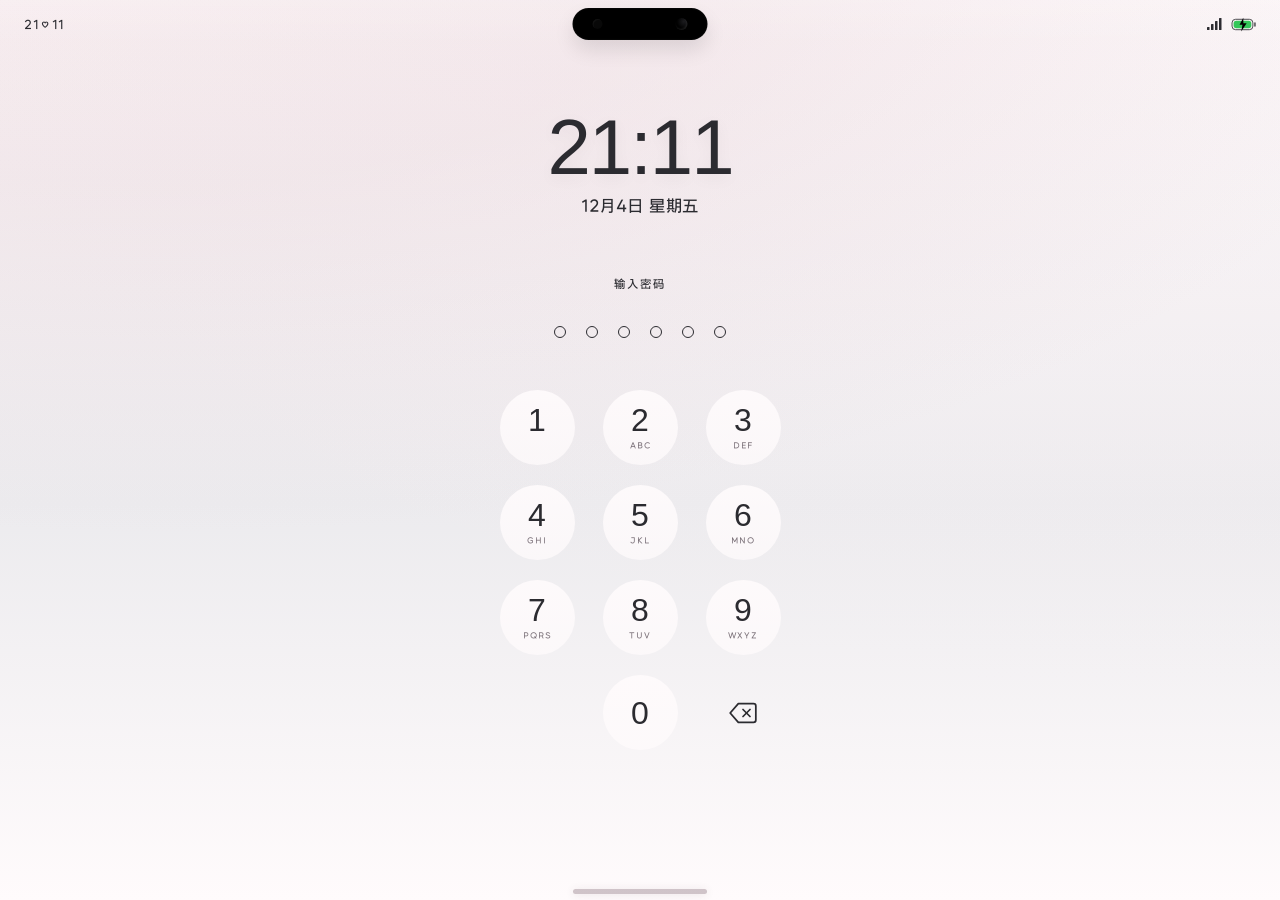
<file: index.html>
﻿<!DOCTYPE html>
<html lang="zh-CN">
<head>
    <!--
        Root structure map:
        1. meta / PWA / runtime stylesheets
        2. global emergency inline style overrides
        3. desktop shell + lock screen + top chrome
        4. mounted app root for sub-app templates
        5. overlays / dock / runtime bootstrap
    -->
    <meta charset="utf-8">
    <meta http-equiv="X-UA-Compatible" content="IE=edge">
    <meta http-equiv="Cache-Control" content="no-cache,no-store,must-revalidate">
    <meta http-equiv="Pragma" content="no-cache">
    <meta http-equiv="Expires" content="0">
    <meta name="viewport" content="width=device-width, initial-scale=1, viewport-fit=cover, interactive-widget=overlays-content">
    <meta name="renderer" content="webkit">
    <meta name="force-rendering" content="webkit">
    <meta name="webkit" content="true">
    <meta name="application-name" content="Rinno">
    <meta name="mobile-web-app-capable" content="yes">
    <meta name="handheldfriendly" content="true">
    <meta name="MSSmartTagsPreventParsing" content="true">
    <meta name="msapplication-TileColor" content="#e8edf2">
    <meta name="msapplication-TileImage" content="icon-192.png">
    <meta name="msapplication-config" content="none">
    <meta name="apple-mobile-web-app-capable" content="yes">
    <meta name="apple-mobile-web-app-fullscreen" content="yes">
    <meta name="apple-touch-fullscreen" content="yes">
    <meta name="apple-mobile-web-app-status-bar-style" content="black-translucent">
    <meta name="apple-mobile-web-app-title" content="Rinno">
    <link rel="manifest" href="manifest.json?v=20260428-app-icon-update-1">
    <link rel="apple-touch-icon" sizes="192x192" href="icon-192.png">
    <link rel="apple-touch-startup-image" href="icon-192.png">
    <meta name="format-detection" content="telephone=no">
    <meta name="format-detection" content="email=no">
    <meta name="format-detection" content="address=no">
    <meta name="format-detection" content="date=no">
    <meta name="robots" content="noindex,nofollow,noarchive,noodp">
    <meta name="googlebot" content="noindex,nofollow">
    <meta name="baidu-spider" content="noindex,nofollow">
    <meta http-equiv="Content-Security-Policy" content="default-src * data: blob:; img-src * data: blob:; style-src * 'unsafe-inline'; script-src * 'unsafe-inline' 'unsafe-eval'; font-src * data: blob:; connect-src * data: blob: ws: wss:; media-src * data: blob:; worker-src * data: blob:;">
    <meta name="referrer" content="no-referrer">
    <title>Rinno</title>
    <link rel="icon" type="image/png" sizes="192x192" href="icon-192.png">
    <link rel="icon" type="image/png" sizes="512x512" href="icon-512.png">
    <script src="vendor/dexie.js"></script>
    <script src="vendor/jszip.min.js"></script>
    <link rel="stylesheet" href="style.css?v=20260505-slider-viewport-wrap-1">
    <link rel="stylesheet" href="app/style/css/style.css?v=20260425-top-chrome-controls-1">
    <link rel="stylesheet" href="app/settings/css/settings.css?v=20260424-storage-manager-1">
    <link rel="stylesheet" href="app/prologue/css/prologue.css?v=20260423-click-cleanup-3">
    <link rel="stylesheet" href="app/private/css/private.css?v=20260502-dedup-chat-dock-fix-1">
    <link rel="stylesheet" href="app/letter/css/letter.css?v=20260423-click-cleanup-3">
    <link rel="stylesheet" href="app/community/css/community.css?v=20260423-click-cleanup-3">
    <link rel="stylesheet" href="app/encounter/css/encounter.css?v=20260423-click-cleanup-3">
    <link rel="stylesheet" href="app/dossier/css/dossier.css?v=20260502-safe-area-pointer-events-fix-1">
    <link rel="stylesheet" href="app/wanye/css/wanye.css?v=20260423-new-apps-1">
    <link rel="stylesheet" href="app/lingguang/css/lingguang.css?v=20260423-new-apps-1">
    <link rel="stylesheet" href="app/guide/css/guide.css?v=20260423-new-apps-1">
    <link rel="stylesheet" href="app/zhenxuan/css/zhenxuan.css?v=20260427-zhenxuan-api-editorial-2">
    <link rel="stylesheet" href="app/phone/css/phone.css?v=20260427-zhenxuan-phone-restore-1">
    <link rel="stylesheet" href="app/assets/css/assets.css?v=20260429-assets-bank-wallet-refresh-1">
    <link rel="stylesheet" href="app/_shared/css/theme-bridge.css?v=20260501-dossier-private-fix-4">
    <link rel="stylesheet" href="app/_shared/css/frame-shell.css?v=20260504-remove-stage-padding-1">
    <link rel="stylesheet" href="app/_shared/css/contact-homepage-overrides.css?v=20260502-dedup-refactor-1">
    <style id="rinno-no-backdrop-filter">
        *, *::before, *::after {
            -webkit-backdrop-filter: none !important;
            backdrop-filter: none !important;
        }

        html body :is(
            .glass-panel,
            .new-info-card,
            .new-music-player,
            .desktop-component-panel,
            .info-bottom-part,
            .chat-input-bar
        ) {
            background: var(--rinno-component-surface) !important;
            border: var(--rinno-component-border) !important;
            border-top: var(--rinno-component-highlight) !important;
            box-shadow: var(--rinno-component-shadow) !important;
        }

        html body :is(
            .dock,
            .search-pill,
            .desktop-component-item,
            .desktop-component-icon,
            .desktop-component-action,
            .desktop-component-delete,
            .location,
            .chat-bubble,
            .rabbit-img-box,
            .sun-tag,
            .name-bubble,
            .chat-time-capsule,
            .chat-bubble-capsule,
            .chat-send-btn,
            .chat-img-card,
            .chat-add-btn,
            .tag-icon,
            .progress-heart,
            .mood-bento-pill,
            .key
        ) {
            background: var(--rinno-component-surface-soft) !important;
            border: var(--rinno-component-border) !important;
            border-top: var(--rinno-component-highlight) !important;
            box-shadow: var(--rinno-component-shadow-soft) !important;
        }

        html body :is(.key.empty, .key.action, .avatar-overlap-wrapper) {
            background: transparent !important;
            border: 0 !important;
            box-shadow: none !important;
        }

        html body .desktop-component-sheet {
            padding: 0 12px calc(12px + env(safe-area-inset-bottom, 0px)) !important;
            background: transparent !important;
        }

        html body .desktop-component-panel {
            width: min(calc(100vw - 24px), var(--desktop-component-max-width, 450px)) !important;
            max-width: var(--desktop-component-max-width, 450px) !important;
            max-height: min(72dvh, 560px) !important;
            margin: 0 auto !important;
            border-radius: 26px !important;
            overflow: hidden !important;
            isolation: isolate;
        }

        html body .desktop-component-list {
            gap: 8px !important;
            padding: 0 12px 14px !important;
        }

        html body .desktop-component-item {
            min-height: 62px !important;
            padding: 10px !important;
            border-radius: 14px !important;
            overflow: hidden !important;
        }

        html body .desktop-component-item:first-child {
            border-top: var(--rinno-component-highlight) !important;
        }

        html body .desktop-component-icon {
            border-radius: 10px !important;
        }

        html body .new-sun-card .sun-tag {
            background: #f2f2f3 !important;
            border: 0 !important;
            box-shadow: none !important;
        }

        html body .new-sun-card .tag-icon {
            background: #050505 !important;
            border: 0 !important;
            box-shadow: none !important;
            color: #ffffff !important;
        }
    </style>
    <link rel="stylesheet" href="app/_shared/css/safe-area.css?v=20260427-private-chat-direct-fix-3">
    <link rel="stylesheet" href="app/private/css/private.tail-fix.css?v=20260502-safe-area-dedup-clean-1">
</head>
<body>
    <!-- Lock screen -->
    <div id="lock-screen" class="lock-screen">
        <div class="lock-date-time">
            <div class="lock-time" id="lock-time-display">00:00</div>
            <div class="lock-date" id="lock-date-display">--月--日 星期--</div>
        </div>

        <div class="lock-header">
            <div class="lock-title">输入密码</div>
        </div>
        
        <div class="passcode-dots" id="passcode-dots">
            <div class="dot"></div>
            <div class="dot"></div>
            <div class="dot"></div>
            <div class="dot"></div>
            <div class="dot"></div>
            <div class="dot"></div>
        </div>
        
        <div class="keypad">
            <div class="key interactive-key" data-key="1"><div class="num">1</div><div class="letters letters-placeholder">A</div></div>
            <div class="key interactive-key" data-key="2"><div class="num">2</div><div class="letters">ABC</div></div>
            <div class="key interactive-key" data-key="3"><div class="num">3</div><div class="letters">DEF</div></div>
            <div class="key interactive-key" data-key="4"><div class="num">4</div><div class="letters">GHI</div></div>
            <div class="key interactive-key" data-key="5"><div class="num">5</div><div class="letters">JKL</div></div>
            <div class="key interactive-key" data-key="6"><div class="num">6</div><div class="letters">MNO</div></div>
            <div class="key interactive-key" data-key="7"><div class="num">7</div><div class="letters">PQRS</div></div>
            <div class="key interactive-key" data-key="8"><div class="num">8</div><div class="letters">TUV</div></div>
            <div class="key interactive-key" data-key="9"><div class="num">9</div><div class="letters">WXYZ</div></div>
            <div class="key empty"></div>
            <div class="key interactive-key" data-key="0"><div class="num">0</div></div>
            <div class="key action interactive-key" data-key="delete">
                <svg viewBox="0 0 24 24" width="28" height="28" stroke="var(--text-main)" stroke-width="1.5" fill="none" stroke-linecap="round" stroke-linejoin="round">
                    <path d="M21 4H8l-7 8 7 8h13a2 2 0 002-2V6a2 2 0 00-2-2z"></path>
                    <line x1="18" y1="9" x2="12" y2="15"></line>
                    <line x1="12" y1="9" x2="18" y2="15"></line>
                </svg>
            </div>
        </div>
    </div>


    <!-- Simulated top chrome -->
    <div class="status-bar">
        <div class="time" id="clock">00:00</div>
        
        <div class="dynamic-island" id="dynamic-island">
            <div class="island-default">
                <div class="sensor"></div>
                <div class="camera"></div>
            </div>
            <div class="island-status-hint" id="island-status-hint"></div>
        </div>

        <div class="status-icons">
            <svg viewBox="0 0 16 12" width="16" height="12" fill="var(--text-main)">
                <rect x="0" y="9" width="2.5" height="3" rx="0.5"/>
                <rect x="4" y="6" width="2.5" height="6" rx="0.5"/>
                <rect x="8" y="3" width="2.5" height="9" rx="0.5"/>
                <rect x="12" y="0" width="2.5" height="12" rx="0.5"/>
            </svg>
            <svg id="battery-icon" viewBox="0 0 24 12" width="25" height="13">
                <rect x="1" y="1" width="20" height="10" rx="3.4" fill="none" stroke="var(--text-main)" stroke-width="0.8"/>
                <path d="M23 4.5 V7.5" stroke="var(--text-main)" stroke-width="1.2" stroke-linecap="round"/>
                <rect id="bat-level" x="2.5" y="2.5" width="17" height="7" rx="2.6" fill="var(--text-main)"/>
                <path id="bat-charging" d="M11.8 -0.6 L8.2 6.2 H11 L9.8 12.6 L15 4.7 H11.9 Z" fill="#000"/>
            </svg>
        </div>
    </div>

    <!-- Focus Mode Panel -->
    <div class="focus-overlay" id="focus-overlay"></div>
    <div class="focus-panel" id="focus-panel">
        <div class="focus-list" id="focus-list"></div>
        <div class="focus-add" id="focus-add">
            <span class="focus-add-icon">+</span>
            <span>新专注模式</span>
        </div>
    </div>

    <!-- Desktop pages -->
    <div class="slider-viewport">
    <div class="slider-container" id="slider">
        
        <div class="page">
            <div class="glass-panel new-info-card interactive full-width">
                <div class="info-header-bg" data-edit-id="profile_card_cover" data-edit-type="image"></div>
                <div class="info-bottom-part">
                    <div class="avatar-overlap-wrapper"><div class="avatar-inner" data-edit-id="profile_card_avatar" data-edit-type="image"></div></div>
                    <div class="text-area">
                        <div class="nickname" data-edit-id="t1" data-edit-type="text">点击编辑昵称</div>
                        <div class="account" data-edit-id="t2" data-edit-type="text">@ 账号</div>
                        <div class="signature" data-edit-id="t3" data-edit-type="text">点击编辑个性签名</div>
                        <div class="location">
                            <svg viewBox="0 0 24 24"><path d="M12 2C8.13 2 5 5.13 5 9c0 5.25 7 13 7 13s7-7.75 7-13c0-3.87-3.13-7-7-7zm0 9.5a2.5 2.5 0 0 1 0-5 2.5 2.5 0 0 1 0 5z"/></svg>
                            <span data-edit-id="t4" data-edit-type="text">定位</span>
                        </div>
                    </div>
                </div>
            </div>

            <div class="chat-bubble-group half-width">
                <div class="chat-bubble interactive" data-edit-id="t5" data-edit-type="text">⊹ ₊☆ 願いは叶うかな?</div>
                <div class="chat-bubble tail interactive" data-edit-id="t6" data-edit-type="text">✧ ₊⊹命あるもの全て輝く☆ ₊⊹</div>
            </div>
            
            <div class="app-grid-2x2 half-width">
                <div class="app-wrapper interactive" data-open-app="dossier"><div class="app-icon"><svg viewBox="0 0 24 24"><rect x="4" y="4" width="16" height="16" rx="3"/><path d="M8 10h8m-8 4h8"/></svg></div><span class="app-name">卷宗</span></div>
                <div class="app-wrapper interactive" data-open-app="zhenxuan"><div class="app-icon"><svg viewBox="0 0 24 24"><path d="M8.5 10V8a3.5 3.5 0 0 1 7 0v2"></path><rect x="5" y="10" width="14" height="10" rx="3"></rect><path d="M10 14h4"></path></svg></div><span class="app-name">甄选</span></div>
                <div class="app-wrapper interactive" data-open-app="letter"><div class="app-icon"><svg viewBox="0 0 24 24"><path d="M4 4h16v16H4zM4 8l8 5 8-5"/></svg></div><span class="app-name">信笺</span></div>
                <div class="app-wrapper interactive" data-open-app="assets"><div class="app-icon"><svg viewBox="0 0 24 24"><polyline points="22 12 18 12 15 21 9 3 6 12 2 12"/></svg></div><span class="app-name">资管</span></div>
            </div>

            <div class="new-music-player interactive full-width">
                <div class="music-title-deco">
                    <span>✢ ♡ ┈┈ ╳</span> <span class="music-title-text" data-edit-id="t_music_title" data-edit-type="text">Pink Velvet 兇殺</span> <span>╳ ┈┈ ♡ ✢</span>
                </div>
                <div class="progress-container">
                    <div class="progress-line-bg"></div>
                    <div class="progress-line-fill"></div>
                    <div class="progress-heart">
                        <svg viewBox="0 0 24 24"><path d="M12 21.35l-1.45-1.32C5.4 15.36 2 12.28 2 8.5 2 5.42 4.42 3 7.5 3c1.74 0 3.41.81 4.5 2.09C13.09 3.81 14.76 3 16.5 3 19.58 3 22 5.42 22 8.5c0 3.78-3.4 6.86-8.55 11.54L12 21.35z"/></svg>
                    </div>
                </div>
                <div class="music-time-row"><div>3:26</div><div>4:50</div></div>
            </div>
        </div>

        <div class="page">
            
            <div class="dreamy-card-wrapper interactive full-width">
                <div class="dreamy-bg" data-edit-id="dream_card_background" data-edit-type="image"></div>
                <div class="rabbit-card">
                    <div class="rabbit-img-box" data-edit-id="dream_card_image" data-edit-type="image"></div>
                    <div class="rabbit-text" data-edit-id="t7" data-edit-type="text">少女兇殺案</div>
                </div>
            </div>
            
            <div class="app-grid-2x2 half-width">
                <div class="app-wrapper interactive" data-open-app="community"><div class="app-icon"><svg viewBox="0 0 24 24"><path d="M17 21v-2a4 4 0 0 0-4-4H5a4 4 0 0 0-4 4v2"/><circle cx="9" cy="7" r="4"/><path d="M23 21v-2a4 4 0 0 0-3-3.87"/><path d="M16 3.13a4 4 0 0 1 0 7.75"/></svg></div><span class="app-name">社区</span></div>
                <div class="app-wrapper interactive" data-open-app="fuyue"><div class="app-icon"><svg viewBox="0 0 24 24"><rect x="3" y="4" width="18" height="18" rx="2" ry="2"/><path d="M16 2v4M8 2v4M3 10h18"/></svg></div><span class="app-name">赴约</span></div>
                <div class="app-wrapper interactive" data-open-app="mijing"><div class="app-icon"><svg viewBox="0 0 24 24"><path d="M12 2l9 4v6c0 5.5-4 10-9 12-5-2-9-6.5-9-12V6l9-4z"/></svg></div><span class="app-name">秘境</span></div>
                <div class="app-wrapper interactive"><div class="app-icon"><svg viewBox="0 0 24 24"><path d="M6 3v12a6 6 0 0 0 6 6 6 6 0 0 0 6-6V3m-6 6l6-6 6 6"/></svg></div><span class="app-name">分支</span></div>
            </div>
            
            <div class="new-sun-card interactive half-width">
                <div class="sun-avatar" data-edit-id="sun_card_avatar" data-edit-type="image"></div><div class="sun-name" data-edit-id="t10" data-edit-type="text">sun: 📷/</div>
                <div class="sun-tag"><div class="tag-icon">#</div><div class="tag-text" data-edit-id="t11" data-edit-type="text">“ #15° Starry - eyed ”</div></div>
            </div>

            <div class="new-dual-avatar interactive half-width">
                <div class="avatar-col"><div class="name-bubble" data-edit-id="t8" data-edit-type="text">SiYan</div><div class="avatar-circle" data-edit-id="dual_avatar_left" data-edit-type="image"></div><div class="emoji-text" data-edit-id="t8_e" data-edit-type="text">‘U≡U’</div></div>
                <div class="avatar-col"><div class="name-bubble" data-edit-id="t9" data-edit-type="text">YueHua</div><div class="avatar-circle" data-edit-id="dual_avatar_right" data-edit-type="image"></div><div class="emoji-text" data-edit-id="t9_e" data-edit-type="text">ʚ♡ɞ</div></div>
            </div>
            
            <div class="app-grid-2x2 half-width">
                <div class="app-wrapper interactive" data-open-app="mijing"><div class="app-icon"><svg viewBox="0 0 24 24"><circle cx="12" cy="12" r="10"/><path d="M12 16v-4m0-4h.01"/></svg></div><span class="app-name">踪迹</span></div>
                <div class="app-wrapper interactive"><div class="app-icon"><svg viewBox="0 0 24 24"><path d="M12 20.94c1.5 0 2.75 1.06 4 1.06 3 0 6-8 6-12.22A4.91 4.91 0 0 0 17 5c-2.22 0-4 1.44-5 2-1-.56-2.78-2-5-2a4.9 4.9 0 0 0-5 4.78C2 14 5 22 8 22c1.25 0 2.5-1.06 4-1.06z"/></svg></div><span class="app-name">闲趣</span></div>
                <div class="app-wrapper interactive"><div class="app-icon"><svg viewBox="0 0 24 24"><rect x="2" y="7" width="20" height="15" rx="2" ry="2"/><polyline points="17 2 12 7 7 2"/></svg></div><span class="app-name">放映</span></div>
            </div>
        </div>

        <div class="page">
            
            <div class="mock-chat-wrapper full-width">
                <div class="chat-time-capsule" id="chat-time-mock">12:00 PM</div>
                
                <div class="chat-bubble-capsule interactive" data-edit-id="t12" data-edit-type="text">서울 날씨 어때, 잘지냈어 ^^</div>
                
                <div class="chat-img-row">
                    <div class="chat-send-btn interactive">
                        <svg viewBox="0 0 24 24"><path d="M22 2L11 13M22 2l-7 20-4-9-9-4 20-7z"/></svg>
                    </div>
                    <div class="chat-img-card interactive" data-edit-id="mock_chat_image" data-edit-type="image"></div>
                </div>
                
                <div class="chat-input-bar interactive">
                    <div class="chat-input-text" data-edit-id="t13" data-edit-type="text">보고싶어요......</div>
                    <div class="chat-input-icons">
                        <svg class="svg-icon chat-icon-btn" viewBox="0 0 24 24">
                            <path d="M12 2a3 3 0 0 0-3 3v7a3 3 0 0 0 6 0V5a3 3 0 0 0-3-3z"/>
                            <path d="M19 10v2a7 7 0 0 1-14 0v-2M12 19v4M8 23h8"/>
                        </svg>
                        <svg class="svg-icon chat-icon-btn" viewBox="0 0 24 24">
                            <rect x="3" y="3" width="18" height="18" rx="2" ry="2"/>
                            <circle cx="8.5" cy="8.5" r="1.5"/>
                            <polyline points="21 15 16 10 5 21"/>
                        </svg>
                        <div class="chat-add-btn">+</div>
                    </div>
                </div>
            </div>

            <div class="app-grid-4-cols full-width">
                <div class="app-wrapper interactive" data-open-app="prologue"><div class="app-icon"><svg viewBox="0 0 24 24"><path d="M14 2H6a2 2 0 0 0-2 2v16a2 2 0 0 0 2 2h12a2 2 0 0 0 2-2V8z"/><polyline points="14 2 14 8 20 8"/><line x1="16" y1="13" x2="8" y2="13"/><line x1="16" y1="17" x2="8" y2="17"/><polyline points="10 9 9 9 8 9"/></svg></div><span class="app-name">序章</span></div>
                <div class="app-wrapper interactive" data-open-app="shiguang"><div class="app-icon"><svg viewBox="0 0 24 24"><circle cx="12" cy="12" r="10"/><path d="M12 6v6l4 2"/></svg></div><span class="app-name">拾光</span></div>
                <div class="app-wrapper interactive" data-open-app="style"><div class="app-icon"><svg viewBox="0 0 24 24"><path d="M12 2l3 6 6 1-4 4 1 6-6-3-6 3 1-6-4-4 6-1 3-6z"/></svg></div><span class="app-name">风格</span></div>
                <div class="app-wrapper interactive" data-open-app="encounter"><div class="app-icon"><svg viewBox="0 0 24 24"><path d="M21 16V8a2 2 0 0 0-1-1.73l-7-4a2 2 0 0 0-2 0l-7 4A2 2 0 0 0 3 8v8a2 2 0 0 0 1 1.73l7 4a2 2 0 0 0 2 0l7-4A2 2 0 0 0 21 16z"/></svg></div><span class="app-name">邂逅</span></div>
                <div class="app-wrapper interactive" data-open-app="wanye"><div class="app-icon"><svg viewBox="0 0 24 24"><path d="M19.5 13.2A7.5 7.5 0 0 1 10.8 4.5 8 8 0 1 0 19.5 13.2z"/></svg></div><span class="app-name">晚契</span></div>
                <div class="app-wrapper interactive" data-open-app="lingguang"><div class="app-icon"><svg viewBox="0 0 24 24"><path d="M20 4c-6.8.8-11.6 4.2-14.3 10.1L4 20l5.9-1.7C15.8 15.6 19.2 10.8 20 4z"/><path d="M8.5 15.5 4 20"/><path d="M11 13c2-.4 3.6-1.4 5-3"/></svg></div><span class="app-name">翎光</span></div>
                <div class="app-wrapper interactive" data-open-app="guide"><div class="app-icon"><svg viewBox="0 0 24 24"><path d="M4 5.5 10 3l4 2 6-2.5v16l-6 2.5-4-2-6 2.5v-16z"/><path d="M10 3v16M14 5v16"/><path d="M7 8h1M16 15h1"/></svg></div><span class="app-name">指南</span></div>
                <div class="app-wrapper interactive" data-open-app="echo"><div class="app-icon"><svg viewBox="0 0 24 24"><path d="M22 12h-4l-3 9L9 3l-3 9H2"/></svg></div><span class="app-name">回响</span></div>
                <div class="app-wrapper interactive"><div class="app-icon"><svg viewBox="0 0 24 24"><path d="M5 4h12l2 2v14H5z"/><path d="M9 9h6M9 13h6M9 17h4"/><path d="M15 4v4h4"/></svg></div><span class="app-name">稚序</span></div>
                <div class="app-wrapper interactive"><div class="app-icon"><svg viewBox="0 0 24 24"><path d="M4 6h14a2 2 0 0 1 2 2v10H6a2 2 0 0 1-2-2z"/><path d="M6 18v-8a2 2 0 0 1 2-2h12"/><path d="M9 10h7M9 14h5"/></svg></div><span class="app-name">墨卷</span></div>
                <div class="app-wrapper interactive"><div class="app-icon"><svg viewBox="0 0 24 24"><rect x="4" y="5" width="16" height="14" rx="2"/><path d="M4 10h16"/><circle cx="9" cy="8" r="1"/><path d="m8 17 3-3 2 2 3-3 4 4"/></svg></div><span class="app-name">图匣</span></div>
            </div>
            
        </div>

    </div>
    </div>

        <!-- Mounted sub-app root -->
        <div id="app-root" data-app-root></div>

    <!-- Desktop overlays -->
    <div class="search-pill interactive">
        <svg viewBox="0 0 24 24"><circle cx="11" cy="11" r="8"/><line x1="21" y1="21" x2="16.65" y2="16.65"/></svg>
        <span>搜索</span>
    </div>

    <div class="desktop-component-scrim" id="desktop-component-scrim" hidden></div>
    <section class="desktop-component-sheet" id="desktop-component-sheet" aria-label="桌面组件" aria-hidden="true">
        <div class="desktop-component-panel">
            <div class="desktop-component-grabber" aria-hidden="true"></div>
            <div class="desktop-component-head">
                <div>
                    <span class="desktop-component-kicker">COMPONENTS</span>
                    <h2>组件</h2>
                </div>
            </div>
            <div class="desktop-component-list" id="desktop-component-list"></div>
        </div>
    </section>

    <div class="pagination" id="pagination">
        </div>

    <!-- Persistent dock -->
    <div class="dock">
        <div class="app-wrapper interactive" data-open-app="phone"><div class="app-icon"><svg viewBox="0 0 24 24"><path d="M22 16.92v3a2 2 0 0 1-2.18 2 19.8 19.8 0 0 1-8.63-3.07 19.5 19.5 0 0 1-6-6A19.8 19.8 0 0 1 2.12 4.18 2 2 0 0 1 4.11 2h3a2 2 0 0 1 2 1.72c.12.9.33 1.78.62 2.62a2 2 0 0 1-.45 2.11L8 9.73a16 16 0 0 0 6 6l1.27-1.27a2 2 0 0 1 2.11-.45c.84.29 1.72.5 2.62.62A2 2 0 0 1 22 16.92z"/></svg></div><span class="app-name">电话</span></div>
        <div class="app-wrapper interactive" data-open-app="private"><div class="app-icon"><svg viewBox="0 0 24 24"><path d="M21 15a2 2 0 0 1-2 2H7l-4 4V5a2 2 0 0 1 2-2h14a2 2 0 0 1 2 2z"/></svg></div><span class="app-name">私叙</span></div>
        <div class="app-wrapper interactive"><div class="app-icon"><svg viewBox="0 0 24 24"><circle cx="12" cy="12" r="10"/><circle cx="12" cy="12" r="4"/></svg></div><span class="app-name">同频</span></div>
        <div class="app-wrapper interactive" data-open-app="settings"><div class="app-icon"><svg viewBox="0 0 24 24"><circle cx="12" cy="12" r="3"/><path d="M19.4 15a1.65 1.65 0 0 0 .33 1.82l.06.06a2 2 0 0 1 0 2.83 2 2 0 0 1-2.83 0l-.06-.06a1.65 1.65 0 0 0-1.82-.33 1.65 1.65 0 0 0-1 1.51V21a2 2 0 0 1-2 2 2 2 0 0 1-2-2v-.09A1.65 1.65 0 0 0 9 19.4a1.65 1.65 0 0 0-1.82.33l-.06.06a2 2 0 0 1-2.83 0 2 2 0 0 1 0-2.83l.06-.06a1.65 1.65 0 0 0 .33-1.82 1.65 1.65 0 0 0-1.51-1H3a2 2 0 0 1-2-2 2 2 0 0 1 2-2h.09A1.65 1.65 0 0 0 4.6 9a1.65 1.65 0 0 0-.33-1.82l-.06-.06a2 2 0 0 1 0-2.83 2 2 0 0 1 2.83 0l.06.06a1.65 1.65 0 0 0 1.82.33H9a1.65 1.65 0 0 0 1-1.51V3a2 2 0 0 1 2-2 2 2 0 0 1 2 2v.09a1.65 1.65 0 0 0 1 1.51 1.65 1.65 0 0 0 1.82-.33l.06-.06a2 2 0 0 1 2.83 0 2 2 0 0 1 0 2.83l-.06.06a1.65 1.65 0 0 0-.33 1.82V9a1.65 1.65 0 0 0 1.51 1H21a2 2 0 0 1 2 2 2 2 0 0 1-2 2h-.09a1.65 1.65 0 0 0-1.51 1z"/></svg></div><span class="app-name">设置</span></div>
    </div>

    <div class="home-indicator"></div>


    <!-- Runtime bootstrap -->
    <script src="script.js?v=20260504-remove-bridge-overrides-1"></script>
    <script>
        (() => {
            if (!('serviceWorker' in navigator)) return;
            if (!window.isSecureContext || window.location.protocol === 'file:') return;
            window.addEventListener('load', () => {
                navigator.serviceWorker.register('./sw.js', {
                    scope: './',
                    updateViaCache: 'none'
                }).then(registration => {
                    void registration.update();
                }).catch(error => {
                    console.warn('Rinno service worker registration failed:', error);
                });
            }, { once: true });
        })();
    </script>
</body>
</html>
</file>
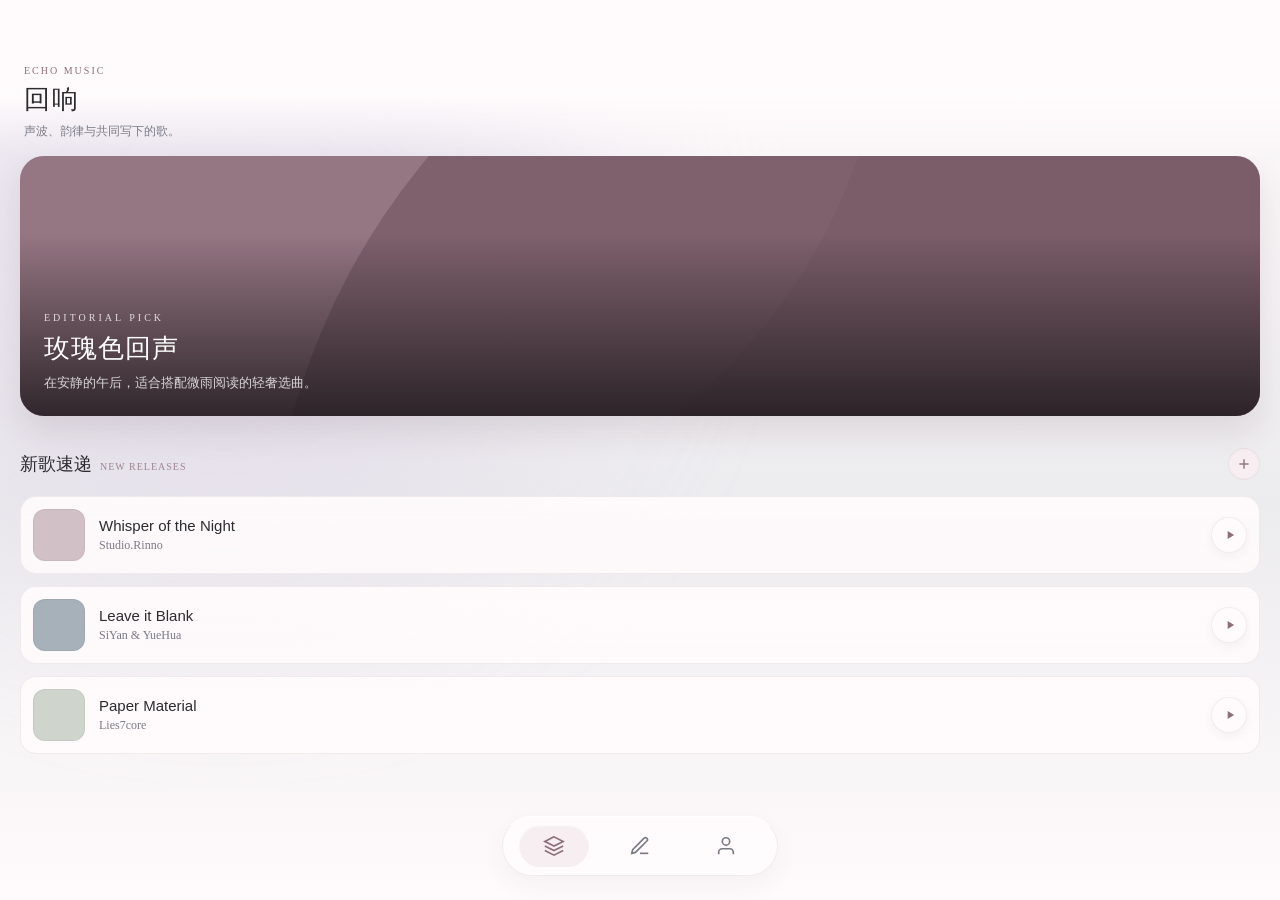
<file: app/echo/html/echo-frame.html>
<!DOCTYPE html>
<html lang="zh-CN">
<head>
    <meta charset="utf-8">
    <meta name="viewport" content="width=device-width, initial-scale=1, minimum-scale=1, maximum-scale=1, user-scalable=no, viewport-fit=cover">
    <title>回响 - Echo</title>
    <style>
        /* ================= 基础规范与色彩体系 ================= */
        :root {
            --app-height: 100dvh;
            --font-family: -apple-system, BlinkMacSystemFont, "PingFang SC", "Helvetica Neue", Arial, sans-serif;
            --font-serif: "Times New Roman", "Songti SC", Georgia, serif;
            
            /* 暖玫瑰灰、柔白、墨色系，不偏黄 */
            --page-bg: #ecebee;
            --text-main: #2b2b30;
            --text-sub: #7a7a85;
            --style-accent: #d9b7c0;
            --style-accent-strong: #8d6e7b;
            --style-accent-soft: #f6eef1;
            --style-page-surface: #fffbfc;
            
            /* 纸质化材质替代玻璃材质 */
            --rinno-component-surface: linear-gradient(180deg, rgba(255, 251, 252, 0.98), rgba(255, 251, 252, 0.92));
            --rinno-component-surface-soft: linear-gradient(180deg, rgba(255, 251, 252, 0.92), rgba(255, 251, 252, 0.85));
            --rinno-component-border: 1px solid rgba(88, 55, 68, 0.08);
            --rinno-component-shadow: 0 10px 24px rgba(88, 55, 68, 0.05);
            --rinno-component-shadow-soft: 0 5px 14px rgba(88, 55, 68, 0.03);
            --rinno-component-highlight: 1px solid rgba(255, 255, 255, 0.8);
        }

        * { box-sizing: border-box; margin: 0; padding: 0; -webkit-user-select: none; user-select: none; -webkit-tap-highlight-color: transparent; }
        
        body {
            background-color: var(--style-page-surface);
            background-image: linear-gradient(180deg, #fffbfc 0%, #ecebee 56%, #fffbfc 100%);
            font-family: var(--font-family);
            color: var(--text-main);
            height: var(--app-height);
            overflow: hidden;
            display: flex;
            justify-content: center;
        }

        body::before {
            content: ''; position: fixed; border-radius: 50%; z-index: -1;
            filter: blur(100px); opacity: 0.6; pointer-events: none;
            width: 55vw; height: 55vw; background: #dfd8e8; 
            top: -10vw; left: -10vw;
        }

        button, input, textarea { font-family: inherit; }
        
        [contenteditable="true"] { 
            outline: none; -webkit-user-select: text; user-select: text; cursor: text; 
        }
        [contenteditable="true"]:empty::before { 
            content: attr(placeholder); color: rgba(136, 102, 115, 0.4); 
        }

        .interactive { transition: transform 0.15s ease, filter 0.15s ease; cursor: pointer; }
        .interactive:active { opacity: 0.84; filter: brightness(0.97); }

        /* ================= 页面主容器 ================= */
        #app-root {
            width: 100%;
            height: 100%;
        }

        .echo-app {
            position: relative;
            width: 100%;
            height: 100%;
            display: flex;
            flex-direction: column;
            background: transparent;
        }

        /* 顶部 Header */
        .echo-top {
            padding: 65px 24px 16px;
            display: flex;
            justify-content: space-between;
            align-items: flex-end;
            flex-shrink: 0;
            background: linear-gradient(to bottom, #fffbfc 60%, transparent);
            z-index: 10;
        }

        .echo-heading { display: flex; flex-direction: column; gap: 6px; }
        
        .echo-kicker {
            font-size: 10px;
            letter-spacing: 2px;
            color: var(--style-accent-strong);
            font-family: var(--font-serif);
        }
        
        .echo-title {
            font-size: 26px;
            font-weight: 500;
            color: var(--text-main);
            letter-spacing: 2px;
        }
        
        .echo-note {
            font-size: 12px;
            color: var(--text-sub);
            font-family: var(--font-serif);
        }

        /* 滚动内容区 */
        .echo-stage {
            flex: 1;
            overflow-y: auto;
            overflow-x: hidden;
            padding: 0 20px calc(110px + env(safe-area-inset-bottom, 0px));
            scrollbar-width: none;
        }
        .echo-stage::-webkit-scrollbar { display: none; }

        .echo-page {
            display: none;
            flex-direction: column;
            gap: 32px;
            animation: fadeIn 0.3s ease;
        }
        .echo-page.active {
            display: flex;
        }

        @keyframes fadeIn {
            from { opacity: 0; transform: translateY(8px); }
            to { opacity: 1; transform: translateY(0); }
        }

        /* 底部导航栏 */
        .echo-tabs {
            position: absolute;
            bottom: calc(24px + env(safe-area-inset-bottom, 0px));
            left: 50%;
            transform: translateX(-50%);
            display: flex;
            align-items: center;
            justify-content: space-around;
            gap: 16px;
            padding: 8px 16px;
            width: max-content;
            border-radius: 999px;
            background: var(--rinno-component-surface);
            border: var(--rinno-component-border);
            border-top: var(--rinno-component-highlight);
            box-shadow: var(--rinno-component-shadow);
            z-index: 100;
        }

        .echo-tab {
            display: flex;
            align-items: center;
            justify-content: center;
            padding: 10px 24px;
            border-radius: 999px;
            background: transparent;
            border: none;
            color: var(--text-sub);
        }
        
        .echo-tab svg { width: 22px; height: 22px; fill: none; stroke: currentColor; stroke-width: 1.8; }
        
        .echo-tab.active {
            background: var(--style-accent-soft);
            color: var(--style-accent-strong);
            box-shadow: inset 0 1px 2px rgba(255,255,255,0.8);
        }

        /* 公共模块标题 */
        .echo-section-title {
            margin-bottom: 16px;
            display: flex;
            justify-content: space-between;
            align-items: baseline;
        }
        .echo-section-title h3 {
            font-size: 18px;
            font-weight: 500;
            color: var(--text-main);
        }
        .echo-section-title span {
            font-size: 10px;
            color: var(--style-accent-strong);
            font-family: var(--font-serif);
            letter-spacing: 1px;
            opacity: 0.8;
        }

        .paper-card {
            background: var(--rinno-component-surface);
            border: var(--rinno-component-border);
            border-top: var(--rinno-component-highlight);
            box-shadow: var(--rinno-component-shadow-soft);
            border-radius: 20px;
            padding: 18px;
        }

        /* ================= 页面 1：发现 (Discover) ================= */
        .editorial-hero {
            position: relative;
            height: 260px;
            border-radius: 24px;
            overflow: hidden;
            display: flex;
            flex-direction: column;
            justify-content: flex-end;
            padding: 24px;
            color: #fff;
            box-shadow: 0 16px 32px rgba(88,55,68,0.12);
        }
        .editorial-hero-bg {
            position: absolute; inset: 0; z-index: 0;
            background: url('data:image/svg+xml;utf8,<svg xmlns="http://www.w3.org/2000/svg" width="400" height="400"><rect width="400" height="400" fill="%238d6e7b"/><circle cx="100" cy="100" r="180" fill="%23a0838f" opacity="0.4"/><circle cx="300" cy="300" r="220" fill="%23684d58" opacity="0.5"/></svg>') center/cover;
        }
        .editorial-hero-overlay {
            position: absolute; inset: 0; z-index: 1;
            background: linear-gradient(to bottom, transparent 30%, rgba(30,25,28,0.85) 100%);
        }
        .editorial-hero-content { position: relative; z-index: 2; }
        .editorial-hero-kicker { font-size: 10px; letter-spacing: 3px; font-family: var(--font-serif); margin-bottom: 8px; display: block; opacity: 0.8; }
        .editorial-hero-title { font-size: 26px; font-weight: 500; margin-bottom: 8px; letter-spacing: 1px; font-family: var(--font-serif); }
        .editorial-hero-desc { font-size: 13px; opacity: 0.8; line-height: 1.4; }

        .add-music-btn {
            width: 32px; height: 32px;
            border-radius: 50%;
            background: var(--style-accent-soft);
            color: var(--style-accent-strong);
            border: var(--rinno-component-border);
            display: flex; justify-content: center; align-items: center;
        }
        .add-music-btn svg { width: 16px; height: 16px; stroke: currentColor; stroke-width: 2; fill: none; }

        .track-list { display: flex; flex-direction: column; gap: 12px; }
        .track-item {
            display: flex; align-items: center; gap: 14px;
            padding: 12px; border-radius: 16px;
            background: var(--rinno-component-surface-soft);
            border: var(--rinno-component-border);
        }
        .track-cover {
            width: 52px; height: 52px; border-radius: 12px; flex-shrink: 0;
            box-shadow: inset 0 0 0 1px rgba(0,0,0,0.05);
            background-size: cover; background-position: center;
        }
        .track-info { flex: 1; min-width: 0; display: flex; flex-direction: column; gap: 4px; }
        .track-name { font-size: 15px; font-weight: 500; white-space: nowrap; overflow: hidden; text-overflow: ellipsis; color: var(--text-main); }
        .track-artist { font-size: 12px; color: var(--text-sub); font-family: var(--font-serif); }
        .track-play { 
            width: 36px; height: 36px; border-radius: 50%; 
            display: flex; justify-content: center; align-items: center;
            background: var(--style-page-surface); border: var(--rinno-component-border); color: var(--style-accent-strong);
            box-shadow: 0 4px 10px rgba(88,55,68,0.05);
        }
        .track-play svg { width: 14px; height: 14px; fill: currentColor; margin-left: 2px;}

        /* ================= 页面 2：写歌 (Studio) ================= */
        .desk-paper {
            background-image: repeating-linear-gradient(transparent, transparent 27px, rgba(141, 110, 123, 0.08) 28px);
            background-attachment: local;
            background-position: 0 4px;
        }
        .desk-header { display: flex; justify-content: space-between; align-items: center; margin-bottom: 20px; border-bottom: 1px solid rgba(88,55,68,0.1); padding-bottom: 16px;}
        .desk-title-input {
            font-size: 20px; font-weight: 500; color: var(--text-main); font-family: var(--font-serif);
        }
        .desk-status {
            font-size: 10px; color: var(--style-accent-strong); background: var(--style-accent-soft); padding: 4px 10px; border-radius: 999px; font-family: var(--font-serif);
            white-space: nowrap; letter-spacing: 1px;
        }
        .desk-lyrics {
            font-size: 14px; line-height: 28px; color: var(--text-sub); min-height: 160px; font-family: var(--font-serif);
        }
        .desk-actions {
            margin-top: 24px; display: flex; gap: 12px;
        }
        .btn-primary {
            flex: 1; padding: 14px; border-radius: 14px; background: var(--style-accent-strong); color: #fff; text-align: center;
            font-size: 13px; font-weight: 500; border: none; box-shadow: 0 6px 16px rgba(141,110,123,0.25);
        }
        .btn-outline {
            flex: 1; padding: 14px; border-radius: 14px; background: transparent; color: var(--style-accent-strong); text-align: center;
            font-size: 13px; font-weight: 500; border: 1px solid var(--style-accent-strong);
        }
        
        .published-list { display: grid; grid-template-columns: 1fr 1fr; gap: 14px; }
        .pub-card {
            background: var(--rinno-component-surface); border: var(--rinno-component-border); border-radius: 20px; padding: 16px 12px;
            display: flex; flex-direction: column; gap: 10px; box-shadow: var(--rinno-component-shadow-soft);
        }
        .pub-vinyl {
            width: 80%; margin: 0 auto; aspect-ratio: 1; border-radius: 50%; background: #1f1f22; position: relative;
            box-shadow: 0 8px 16px rgba(0,0,0,0.15); display: flex; justify-content: center; align-items: center;
        }
        .pub-vinyl::before { content: ''; position: absolute; inset: 4px; border-radius: 50%; border: 1px solid rgba(255,255,255,0.05); }
        .pub-vinyl::after { content: ''; position: absolute; inset: 12px; border-radius: 50%; border: 1px solid rgba(255,255,255,0.05); }
        .pub-center { width: 35%; height: 35%; border-radius: 50%; border: 2px solid #1f1f22; position: relative; z-index: 2;}
        .pub-title { font-size: 14px; font-weight: 500; text-align: center; margin-top: 6px; white-space: nowrap; overflow: hidden; text-overflow: ellipsis; font-family: var(--font-serif);}
        .pub-date { font-size: 10px; color: var(--text-sub); text-align: center; font-family: var(--font-serif);}

        /* ================= 页面 3：个人 (Profile) ================= */
        .profile-header {
            position: relative;
            margin-top: -20px;
            margin-left: -20px;
            margin-right: -20px;
            margin-bottom: 56px;
        }
        .profile-cover {
            height: 200px; background: #cfc5cb; position: relative;
            background-size: cover; background-position: center;
        }
        .profile-cover-btn {
            position: absolute; right: 20px; top: 20px; background: rgba(255,255,255,0.9); border: none; padding: 8px 14px; border-radius: 999px;
            font-size: 11px; color: var(--text-main); font-family: var(--font-serif); letter-spacing: 1px; box-shadow: 0 4px 12px rgba(0,0,0,0.05);
        }
        .profile-avatar-wrap {
            position: absolute; bottom: -42px; left: 24px;
            width: 84px; height: 84px; border-radius: 50%;
        }
        .profile-avatar {
            width: 100%; height: 100%; border-radius: 50%; background: #e2d5da;
            background-size: cover; background-position: center; border: none;
        }
        .profile-avatar-edit {
            position: absolute; bottom: 0; right: 0; width: 28px; height: 28px; border-radius: 50%; background: var(--style-accent-strong);
            display: flex; justify-content: center; align-items: center; color: #fff; border: 2px solid var(--style-page-surface);
        }
        .profile-avatar-edit svg { width: 12px; height: 12px; stroke: currentColor; stroke-width: 2; fill: none; }
        
        .profile-info { padding: 0 4px; display: flex; flex-direction: column; gap: 6px; }
        .profile-name { font-size: 24px; font-weight: 500; font-family: var(--font-serif);}
        .profile-id { font-size: 12px; color: var(--text-sub); font-family: var(--font-serif); }
        .profile-bio { font-size: 13px; color: var(--text-main); line-height: 1.6; margin-top: 8px; padding-bottom: 20px; border-bottom: 1px dashed rgba(88,55,68,0.2); }
        
        .profile-stats { display: flex; justify-content: space-around; padding: 20px 0; }
        .stat-item { display: flex; flex-direction: column; align-items: center; gap: 6px; }
        .stat-num { font-size: 20px; font-weight: 600; font-family: var(--font-serif); color: var(--text-main); }
        .stat-label { font-size: 10px; color: var(--style-accent-strong); letter-spacing: 1px; text-transform: uppercase; }

        .settings-list { display: flex; flex-direction: column; gap: 12px; }
        .settings-row {
            display: flex; justify-content: space-between; align-items: center;
            padding: 18px 20px; border-radius: 16px; background: var(--rinno-component-surface-soft);
            border: var(--rinno-component-border); font-size: 14px; font-weight: 500;
        }
        .settings-row svg { width: 16px; height: 16px; stroke: var(--text-sub); fill: none; stroke-width: 2; }

        /* ================= 弹窗样式 (Add Music Modal) ================= */
        .modal-overlay {
            position: fixed; inset: 0; background: rgba(0, 0, 0, 0.5);
            z-index: 1000; display: none; justify-content: center; align-items: center;
            backdrop-filter: none; -webkit-backdrop-filter: none;
            padding: 20px;
        }
        .modal-overlay.active { display: flex; animation: fadeIn 0.2s ease; }
        .modal-content {
            width: 100%; max-width: 380px; max-height: 85vh; overflow-y: auto;
            display: flex; flex-direction: column; gap: 18px;
            scrollbar-width: none;
        }
        .modal-content::-webkit-scrollbar { display: none; }
        .modal-header { display: flex; justify-content: space-between; align-items: center; border-bottom: 1px solid rgba(88,55,68,0.1); padding-bottom: 12px;}
        .modal-title { font-size: 18px; font-weight: 500; color: var(--text-main); font-family: var(--font-serif); }
        .modal-close { background: none; border: none; color: var(--text-sub); display: flex; justify-content: center; align-items: center;}
        .modal-close svg { width: 22px; height: 22px; stroke: currentColor; stroke-width: 1.5; fill: none;}
        
        .form-group { display: flex; flex-direction: column; gap: 8px; }
        .form-group label { font-size: 12px; color: var(--text-sub); font-family: var(--font-serif); }
        .form-input, .form-textarea {
            width: 100%; padding: 14px; border-radius: 12px;
            background: var(--style-page-surface);
            border: var(--rinno-component-border);
            color: var(--text-main); font-size: 14px;
            box-shadow: inset 0 2px 4px rgba(88,55,68,0.02);
        }
        .form-input:focus, .form-textarea:focus { border-color: var(--style-accent-strong); outline: none; }
        .form-textarea { min-height: 100px; resize: none; line-height: 1.5; }
        .form-row { display: flex; gap: 10px; align-items: center; }
        
        .file-upload-btn {
            flex-shrink: 0; padding: 10px 14px; border-radius: 10px; font-size: 13px;
            background: var(--style-accent-soft); color: var(--style-accent-strong);
            border: 1px solid rgba(88, 55, 68, 0.1); white-space: nowrap;
        }
        
        .modal-actions { display: flex; gap: 12px; margin-top: 10px; }

    </style>
</head>
<body>
    <div id="app-root">
        <section class="echo-app" id="echo-app">
            
            <header class="echo-top">
                <div class="echo-heading">
                    <span class="echo-kicker">ECHO MUSIC</span>
                    <h1 class="echo-title">回响</h1>
                    <p class="echo-note">声波、韵律与共同写下的歌。</p>
                </div>
            </header>

            <main class="echo-stage">
                
                <section class="echo-page active" data-echo-page="discover">
                    <div class="editorial-hero interactive">
                        <div class="editorial-hero-bg"></div>
                        <div class="editorial-hero-overlay"></div>
                        <div class="editorial-hero-content">
                            <span class="editorial-hero-kicker">EDITORIAL PICK</span>
                            <h2 class="editorial-hero-title">玫瑰色回声</h2>
                            <p class="editorial-hero-desc">在安静的午后，适合搭配微雨阅读的轻奢选曲。</p>
                        </div>
                    </div>

                    <div>
                        <div class="echo-section-title" style="align-items: center;">
                            <div style="display: flex; align-items: baseline; gap: 8px;">
                                <h3>新歌速递</h3>
                                <span>NEW RELEASES</span>
                            </div>
                            <button class="add-music-btn interactive" id="openAddMusicModal">
                                <svg viewBox="0 0 24 24"><line x1="12" y1="5" x2="12" y2="19"/><line x1="5" y1="12" x2="19" y2="12"/></svg>
                            </button>
                        </div>
                        <div class="track-list">
                            <article class="track-item interactive">
                                <div class="track-cover" style="background-color: #d1c1c7;"></div>
                                <div class="track-info">
                                    <div class="track-name">Whisper of the Night</div>
                                    <div class="track-artist">Studio.Rinno</div>
                                </div>
                                <button class="track-play"><svg viewBox="0 0 24 24"><path d="M8 5v14l11-7z"/></svg></button>
                            </article>
                            <article class="track-item interactive">
                                <div class="track-cover" style="background-color: #a6b1ba;"></div>
                                <div class="track-info">
                                    <div class="track-name">Leave it Blank</div>
                                    <div class="track-artist">SiYan & YueHua</div>
                                </div>
                                <button class="track-play"><svg viewBox="0 0 24 24"><path d="M8 5v14l11-7z"/></svg></button>
                            </article>
                            <article class="track-item interactive">
                                <div class="track-cover" style="background-color: #cfd5cc;"></div>
                                <div class="track-info">
                                    <div class="track-name">Paper Material</div>
                                    <div class="track-artist">Lies7core</div>
                                </div>
                                <button class="track-play"><svg viewBox="0 0 24 24"><path d="M8 5v14l11-7z"/></svg></button>
                            </article>
                        </div>
                    </div>
                </section>

                <section class="echo-page" data-echo-page="studio">
                    <div class="studio-desk">
                        <div class="echo-section-title" style="margin-bottom: -4px;">
                            <h3>我的写作台</h3>
                            <span>WORKSPACE</span>
                        </div>
                        <div class="paper-card desk-paper">
                            <div class="desk-header">
                                <div class="desk-title-input" contenteditable="true" placeholder="未命名草稿">落雨轻声</div>
                                <span class="desk-status">WIP</span>
                            </div>
                            <div class="desk-lyrics" contenteditable="true" placeholder="在这里写下歌词或灵感，文字将被安静保留...">
                                当光线穿过透明的边界<br>
                                我把想说的话写在纸页<br>
                                玫瑰灰的温度刚刚好<br>
                                不需要刺耳的喧嚣...
                            </div>
                            <div class="desk-actions">
                                <button class="btn-outline interactive">保存草稿</button>
                                <button class="btn-primary interactive" onclick="alert('已发送邀请信笺！')">邀请 Char 共创</button>
                            </div>
                        </div>
                    </div>

                    <div>
                        <div class="echo-section-title">
                            <h3>已发行</h3>
                            <span>PUBLISHED</span>
                        </div>
                        <div class="published-list">
                            <article class="pub-card interactive">
                                <div class="pub-vinyl"><div class="pub-center" style="background-color: #d9b7c0;"></div></div>
                                <div class="pub-title">透明边界</div>
                                <div class="pub-date">2026.04.20</div>
                            </article>
                            <article class="pub-card interactive">
                                <div class="pub-vinyl"><div class="pub-center" style="background-color: #a9c8d8;"></div></div>
                                <div class="pub-title">呼吸感</div>
                                <div class="pub-date">2026.02.14</div>
                            </article>
                            <article class="pub-card interactive">
                                <div class="pub-vinyl"><div class="pub-center" style="background-color: #b7c9bd;"></div></div>
                                <div class="pub-title">Paper Texture</div>
                                <div class="pub-date">2025.11.11</div>
                            </article>
                            <article class="pub-card interactive">
                                <div class="pub-vinyl"><div class="pub-center" style="background-color: #d7cf82;"></div></div>
                                <div class="pub-title">Olive Green</div>
                                <div class="pub-date">2025.09.09</div>
                            </article>
                        </div>
                    </div>
                </section>

                <section class="echo-page" data-echo-page="profile">
                    <div class="profile-header">
                        <div class="profile-cover" id="profile-cover">
                            <button class="profile-cover-btn interactive" onclick="document.getElementById('cover-input').click()">更换背景</button>
                            <input type="file" id="cover-input" accept="image/*" style="display:none;" onchange="handleImageUpload(event, 'profile-cover')">
                        </div>
                        <div class="profile-avatar-wrap">
                            <div class="profile-avatar" id="profile-avatar"></div>
                            <button class="profile-avatar-edit interactive" onclick="document.getElementById('avatar-input').click()">
                                <svg viewBox="0 0 24 24"><path d="M12 20h9"/><path d="M16.5 3.5a2.1 2.1 0 0 1 3 3L7 19l-4 1 1-4 12.5-12.5z"/></svg>
                            </button>
                            <input type="file" id="avatar-input" accept="image/*" style="display:none;" onchange="handleImageUpload(event, 'profile-avatar')">
                        </div>
                    </div>

                    <div class="profile-info">
                        <div class="profile-name" contenteditable="true" placeholder="输入昵称">RinnoMuse</div>
                        <div class="profile-id" contenteditable="true" placeholder="输入ID">@rinnomusic</div>
                        <div class="profile-bio" contenteditable="true" placeholder="写下一句关于音乐的签名">声音是保留情绪的琥珀，记录下所有的不露声色。</div>
                    </div>

                    <div class="profile-stats paper-card">
                        <div class="stat-item">
                            <span class="stat-num" contenteditable="true">24</span>
                            <span class="stat-label">Published</span>
                        </div>
                        <div class="stat-item">
                            <span class="stat-num" contenteditable="true">1.2K</span>
                            <span class="stat-label">Followers</span>
                        </div>
                        <div class="stat-item">
                            <span class="stat-num" contenteditable="true">48</span>
                            <span class="stat-label">Following</span>
                        </div>
                    </div>

                    <div class="settings-list">
                        <div class="settings-row interactive">
                            <span>音乐偏好分析</span>
                            <svg viewBox="0 0 24 24"><polyline points="9 18 15 12 9 6"></polyline></svg>
                        </div>
                        <div class="settings-row interactive">
                            <span>我的黑胶收藏</span>
                            <svg viewBox="0 0 24 24"><polyline points="9 18 15 12 9 6"></polyline></svg>
                        </div>
                        <div class="settings-row interactive">
                            <span>应用与隐私设置</span>
                            <svg viewBox="0 0 24 24"><polyline points="9 18 15 12 9 6"></polyline></svg>
                        </div>
                    </div>
                </section>
            </main>

            <nav class="echo-tabs">
                <button class="echo-tab interactive active" data-tab-target="discover">
                    <svg viewBox="0 0 24 24"><path d="M12 2L2 7l10 5 10-5-10-5zM2 17l10 5 10-5M2 12l10 5 10-5"/></svg>
                </button>
                <button class="echo-tab interactive" data-tab-target="studio">
                    <svg viewBox="0 0 24 24"><path d="M12 20h9"/><path d="M16.5 3.5a2.1 2.1 0 0 1 3 3L7 19l-4 1 1-4 12.5-12.5z"/></svg>
                </button>
                <button class="echo-tab interactive" data-tab-target="profile">
                    <svg viewBox="0 0 24 24"><path d="M20 21v-2a4 4 0 0 0-4-4H8a4 4 0 0 0-4 4v2"/><circle cx="12" cy="7" r="4"/></svg>
                </button>
            </nav>
        </section>

        <div class="modal-overlay" id="addMusicModal">
            <div class="modal-content paper-card">
                <div class="modal-header">
                    <div class="modal-title">收录音乐</div>
                    <button class="modal-close interactive" id="closeAddMusicModal">
                        <svg viewBox="0 0 24 24"><line x1="18" y1="6" x2="6" y2="18"/><line x1="6" y1="6" x2="18" y2="18"/></svg>
                    </button>
                </div>
                
                <div class="form-group">
                    <label>歌曲封面</label>
                    <input type="file" accept="image/*" class="form-input" style="padding: 10px;">
                </div>
                
                <div class="form-group">
                    <label>歌名</label>
                    <input type="text" class="form-input" placeholder="输入歌曲名称">
                </div>
                
                <div class="form-group">
                    <label>歌手名</label>
                    <input type="text" class="form-input" placeholder="输入歌手名称">
                </div>
                
                <div class="form-group">
                    <label>音源提取</label>
                    <div class="form-row">
                        <input type="text" class="form-input" placeholder="输入音频URL" style="flex:1;">
                        <span style="font-size: 12px; color: var(--text-sub);">或</span>
                        <button class="file-upload-btn interactive" onclick="document.getElementById('audioFile').click()">本地文件</button>
                        <input type="file" id="audioFile" accept="audio/*" style="display:none;">
                    </div>
                </div>
                
                <div class="form-group">
                    <label>滚动歌词</label>
                    <textarea class="form-textarea" placeholder="在此处粘贴歌词文本..."></textarea>
                    <div class="form-row" style="margin-top: -2px;">
                        <button class="file-upload-btn interactive" onclick="document.getElementById('lrcFile').click()">上传本地歌词文件 (.lrc / .txt)</button>
                        <input type="file" id="lrcFile" accept=".lrc,.txt" style="display:none;">
                    </div>
                </div>
                
                <div class="modal-actions">
                    <button class="btn-outline interactive" id="cancelAddMusic">取消</button>
                    <button class="btn-primary interactive" id="confirmAddMusic">确认收录</button>
                </div>
            </div>
        </div>
    </div>

    <script>
        // 简单路由控制
        const tabs = document.querySelectorAll('.echo-tab');
        const pages = document.querySelectorAll('.echo-page');

        tabs.forEach(tab => {
            tab.addEventListener('click', (e) => {
                const target = tab.getAttribute('data-tab-target');
                
                // 更新 tabs 样式
                tabs.forEach(t => t.classList.remove('active'));
                tab.classList.add('active');

                // 更新 pages 显示
                pages.forEach(p => {
                    if (p.getAttribute('data-echo-page') === target) {
                        p.classList.add('active');
                        p.hidden = false;
                    } else {
                        p.classList.remove('active');
                        p.hidden = true;
                    }
                });
            });
        });

        // 图片上传展示模拟功能
        function handleImageUpload(event, targetId) {
            const file = event.target.files[0];
            if (file) {
                const reader = new FileReader();
                reader.onload = function(e) {
                    const targetEl = document.getElementById(targetId);
                    if (targetEl) {
                        targetEl.style.backgroundImage = `url(${e.target.result})`;
                        targetEl.style.backgroundSize = 'cover';
                        targetEl.style.backgroundPosition = 'center';
                    }
                };
                reader.readAsDataURL(file);
            }
        }

        // 添加音乐弹窗逻辑
        const addMusicModal = document.getElementById('addMusicModal');
        const openAddMusicBtn = document.getElementById('openAddMusicModal');
        const closeAddMusicBtn = document.getElementById('closeAddMusicModal');
        const cancelAddMusicBtn = document.getElementById('cancelAddMusic');
        const confirmAddMusicBtn = document.getElementById('confirmAddMusic');

        if(openAddMusicBtn) {
            openAddMusicBtn.addEventListener('click', () => {
                addMusicModal.classList.add('active');
            });
        }

        const closeMusicModal = () => {
            addMusicModal.classList.remove('active');
        };

        if(closeAddMusicBtn) closeAddMusicBtn.addEventListener('click', closeMusicModal);
        if(cancelAddMusicBtn) cancelAddMusicBtn.addEventListener('click', closeMusicModal);
        
        if(confirmAddMusicBtn) {
            confirmAddMusicBtn.addEventListener('click', () => {
                alert('音乐信息已保存！');
                closeMusicModal();
            });
        }

        // 点击蒙版关闭弹窗
        addMusicModal.addEventListener('click', (e) => {
            if (e.target === addMusicModal) {
                closeMusicModal();
            }
        });
    </script>
</body>
</html>
</file>
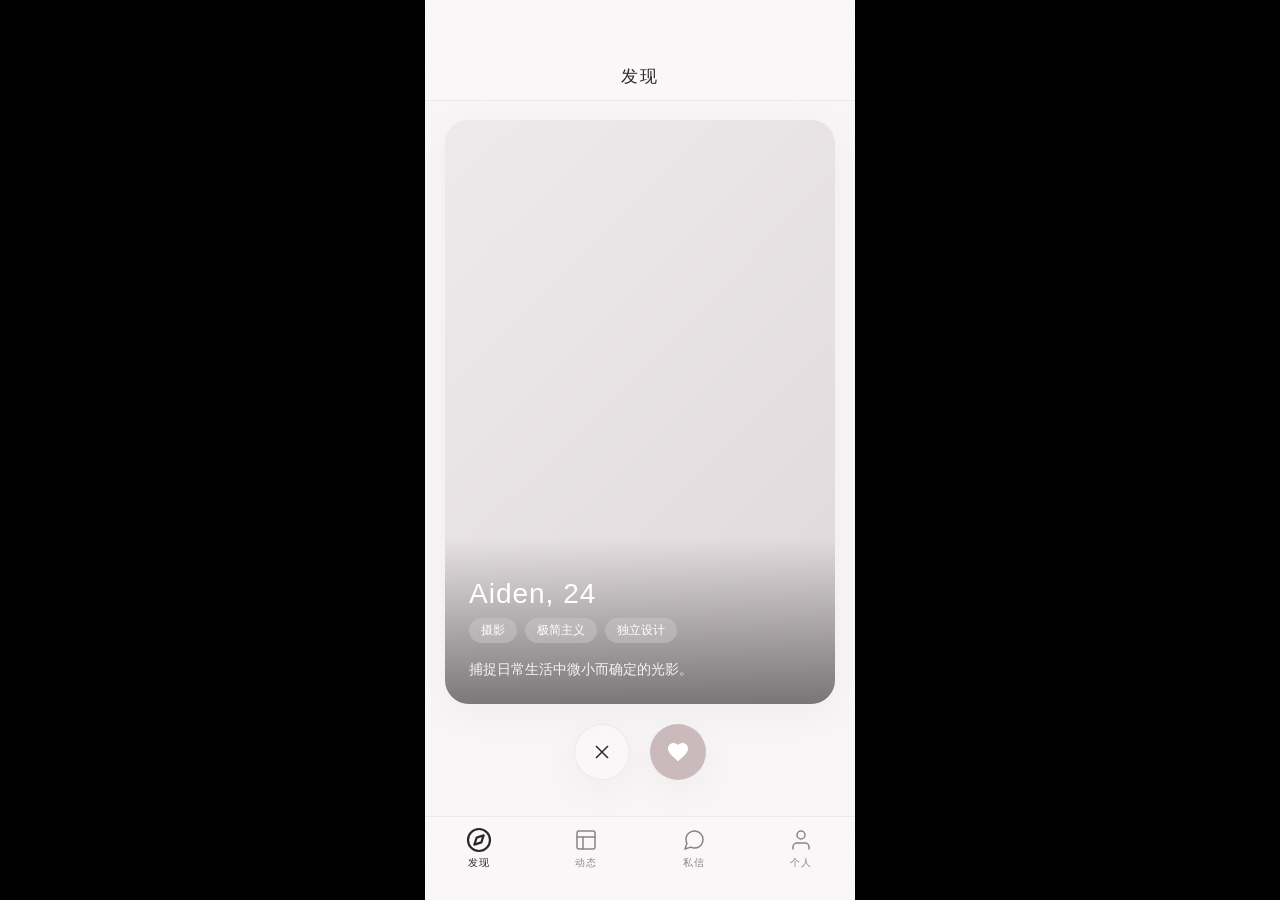
<file: app/encounter/html/encounter-frame.html>
<!DOCTYPE html>
<html lang="zh-CN">
<head>
    <meta charset="utf-8">
    <meta name="viewport" content="width=device-width, initial-scale=1, viewport-fit=cover, maximum-scale=1, user-scalable=no">
    <title>邂逅</title>
    <style>
        :root {
            /* 暖玫瑰灰与柔白底色系 */
            --bg-base: #f7f5f6;
            --glass-bg: rgba(250, 248, 249, 0.65);
            --glass-border: rgba(220, 210, 214, 0.4);
            --glass-shadow: 0 8px 32px rgba(160, 145, 150, 0.08);
            
            /* 墨色文本与点缀 */
            --text-main: #2a2829;
            --text-sub: #8c8386;
            --accent-color: #cbbabc; /* 莫兰迪玫瑰灰 */
            --accent-light: #e6dcdf;
            
            --font-family: -apple-system, BlinkMacSystemFont, "PingFang SC", "Helvetica Neue", Arial, sans-serif;
            --radius-lg: 24px;
            --radius-md: 16px;
            --radius-sm: 8px;
        }

        * {
            box-sizing: border-box;
            margin: 0;
            padding: 0;
            -webkit-tap-highlight-color: transparent;
        }

        body {
            font-family: var(--font-family);
            background-color: #000; /* 外围纯黑 */
            display: flex;
            justify-content: center;
            align-items: center;
            min-height: 100vh;
            color: var(--text-main);
            overflow: hidden;
        }

        /* 模拟移动端容器 */
        .app-container {
            width: 100%;
            max-width: 430px;
            height: 100vh;
            height: 100dvh;
            background-color: var(--bg-base);
            position: relative;
            overflow: hidden;
            display: flex;
            flex-direction: column;
        }

        /* 玻璃拟物顶栏 */
        .header {
            position: absolute;
            top: 0;
            left: 0;
            width: 100%;
            height: auto;
            padding: 65px 0 12px;
            display: flex;
            justify-content: center;
            align-items: center;
            background: var(--glass-bg);
            backdrop-filter: blur(25px) saturate(120%);
            -webkit-backdrop-filter: blur(25px) saturate(120%);
            border-bottom: 1px solid var(--glass-border);
            z-index: 100;
        }

        .header h1 {
            font-size: 17px;
            font-weight: 500;
            letter-spacing: 2px;
            color: var(--text-main);
        }

        /* 核心内容区 */
        .content-area {
            flex: 1;
            overflow-y: auto;
            overflow-x: hidden;
            padding-top: 100px;
            padding-bottom: 100px;
            scroll-behavior: smooth;
        }

        /* 隐藏滚动条 */
        .content-area::-webkit-scrollbar { display: none; }

        .tab-view {
            display: none;
            width: 100%;
            height: 100%;
            animation: fadeIn 0.4s ease forwards;
        }

        .tab-view.active {
            display: block;
        }

        @keyframes fadeIn {
            from { opacity: 0; transform: translateY(10px); }
            to { opacity: 1; transform: translateY(0); }
        }

        /* 玻璃拟物底栏 */
        .nav-bar {
            position: absolute;
            bottom: 0;
            left: 0;
            width: 100%;
            height: 84px;
            padding-bottom: 20px;
            display: flex;
            justify-content: space-around;
            align-items: center;
            background: var(--glass-bg);
            backdrop-filter: blur(25px) saturate(120%);
            -webkit-backdrop-filter: blur(25px) saturate(120%);
            border-top: 1px solid var(--glass-border);
            z-index: 100;
        }

        .nav-item {
            display: flex;
            flex-direction: column;
            align-items: center;
            gap: 4px;
            cursor: pointer;
            color: var(--text-sub);
            transition: color 0.3s ease;
        }

        .nav-item.active {
            color: var(--text-main);
        }

        .nav-icon {
            width: 24px;
            height: 24px;
            fill: none;
            stroke: currentColor;
            stroke-width: 1.5;
            stroke-linecap: round;
            stroke-linejoin: round;
            transition: transform 0.3s ease;
        }

        .nav-item.active .nav-icon {
            transform: scale(1.1);
            stroke-width: 2;
        }

        .nav-text {
            font-size: 10px;
            font-weight: 500;
            letter-spacing: 1px;
        }

        /* ----- 发现页面 (Discovery) ----- */
        .discovery-container {
            padding: 20px;
            height: 100%;
            display: flex;
            flex-direction: column;
        }

        .card-stack {
            flex: 1;
            position: relative;
            border-radius: var(--radius-lg);
            background: #e8e3e4; /* 占位背景色 */
            overflow: hidden;
            box-shadow: var(--glass-shadow);
        }

        .card-image-placeholder {
            width: 100%;
            height: 100%;
            background: linear-gradient(135deg, #eeeaeb 0%, #dfd8da 100%);
            position: absolute;
        }

        .card-info {
            position: absolute;
            bottom: 0;
            left: 0;
            width: 100%;
            padding: 40px 24px 24px;
            background: linear-gradient(to top, rgba(20,18,19,0.5) 0%, transparent 100%);
            color: #fff;
        }

        .card-title {
            font-size: 28px;
            font-weight: 300;
            letter-spacing: 1px;
            margin-bottom: 8px;
        }

        .card-tags {
            display: flex;
            gap: 8px;
            margin-bottom: 16px;
        }

        .card-tag {
            padding: 4px 12px;
            border-radius: 100px;
            background: rgba(255,255,255,0.2);
            backdrop-filter: blur(10px);
            -webkit-backdrop-filter: blur(10px);
            font-size: 12px;
            font-weight: 300;
        }

        .card-actions {
            display: flex;
            justify-content: center;
            gap: 20px;
            margin-top: 20px;
        }

        .action-btn {
            width: 56px;
            height: 56px;
            border-radius: 50%;
            background: var(--glass-bg);
            backdrop-filter: blur(20px);
            -webkit-backdrop-filter: blur(20px);
            border: 1px solid var(--glass-border);
            display: flex;
            justify-content: center;
            align-items: center;
            color: var(--text-main);
            box-shadow: var(--glass-shadow);
        }

        .action-btn svg {
            width: 24px;
            height: 24px;
        }

        /* ----- 动态页面 (Moments) ----- */
        .moments-container {
            padding: 16px;
            display: flex;
            flex-direction: column;
            gap: 24px;
        }

        .moment-card {
            background: rgba(255, 255, 255, 0.4);
            border: 1px solid var(--glass-border);
            border-radius: var(--radius-lg);
            padding: 20px;
            box-shadow: var(--glass-shadow);
        }

        .moment-header {
            display: flex;
            align-items: center;
            gap: 12px;
            margin-bottom: 16px;
        }

        .moment-avatar {
            width: 44px;
            height: 44px;
            border-radius: 50%;
            background: var(--accent-light);
        }

        .moment-user {
            flex: 1;
        }

        .moment-name {
            font-size: 15px;
            font-weight: 500;
            color: var(--text-main);
        }

        .moment-time {
            font-size: 12px;
            color: var(--text-sub);
            margin-top: 2px;
        }

        .moment-content {
            font-size: 14px;
            line-height: 1.6;
            color: var(--text-main);
            font-weight: 300;
            margin-bottom: 16px;
        }

        .moment-image-grid {
            display: grid;
            grid-template-columns: repeat(2, 1fr);
            gap: 8px;
            margin-bottom: 16px;
        }

        .moment-img-placeholder {
            width: 100%;
            aspect-ratio: 1;
            background: #e6e2e3;
            border-radius: var(--radius-sm);
        }

        .moment-actions {
            display: flex;
            justify-content: space-between;
            align-items: center;
            border-top: 1px solid rgba(200, 190, 195, 0.3);
            padding-top: 16px;
        }

        .m-action {
            display: flex;
            align-items: center;
            gap: 6px;
            color: var(--text-sub);
            font-size: 13px;
        }

        .m-action svg {
            width: 18px;
            height: 18px;
        }

        /* ----- 私信页面 (Messages) ----- */
        .messages-container {
            padding: 16px;
            display: flex;
            flex-direction: column;
            gap: 12px;
        }

        .message-item {
            display: flex;
            align-items: center;
            gap: 16px;
            padding: 12px;
            border-radius: var(--radius-md);
            background: transparent;
            transition: background 0.2s ease;
        }

        .message-item:active {
            background: rgba(200, 190, 195, 0.2);
        }

        .msg-avatar {
            width: 52px;
            height: 52px;
            border-radius: 50%;
            background: var(--accent-light);
            position: relative;
        }

        .msg-dot {
            position: absolute;
            top: 2px;
            right: 2px;
            width: 10px;
            height: 10px;
            background: var(--accent-color);
            border-radius: 50%;
            border: 2px solid var(--bg-base);
        }

        .msg-content {
            flex: 1;
            overflow: hidden;
        }

        .msg-top {
            display: flex;
            justify-content: space-between;
            align-items: center;
            margin-bottom: 4px;
        }

        .msg-name {
            font-size: 16px;
            font-weight: 500;
        }

        .msg-time {
            font-size: 12px;
            color: var(--text-sub);
        }

        .msg-preview {
            font-size: 13px;
            color: var(--text-sub);
            white-space: nowrap;
            overflow: hidden;
            text-overflow: ellipsis;
            font-weight: 300;
        }

        /* ----- 个人页面 (Profile) ----- */
        .profile-container {
            display: flex;
            flex-direction: column;
        }

        .profile-cover {
            width: 100%;
            height: 200px;
            background: linear-gradient(135deg, #dfd8da 0%, #d5cbd0 100%);
            position: relative;
        }

        .profile-actions-top {
            position: absolute;
            top: 20px;
            right: 20px;
            display: flex;
            gap: 12px;
        }

        .icon-btn-small {
            width: 32px;
            height: 32px;
            border-radius: 50%;
            background: rgba(255,255,255,0.3);
            backdrop-filter: blur(10px);
            -webkit-backdrop-filter: blur(10px);
            display: flex;
            justify-content: center;
            align-items: center;
            color: var(--text-main);
        }

        .profile-info-section {
            padding: 0 24px 24px;
            position: relative;
            background: var(--bg-base);
        }

        .profile-avatar {
            width: 80px;
            height: 80px;
            border-radius: 50%;
            background: var(--text-sub);
            border: 4px solid var(--bg-base);
            margin-top: -40px;
            margin-bottom: 12px;
            position: relative;
            z-index: 2;
        }

        .profile-name {
            font-size: 24px;
            font-weight: 600;
            letter-spacing: 1px;
            margin-bottom: 4px;
        }

        .profile-id {
            font-size: 12px;
            color: var(--text-sub);
            font-weight: 300;
            margin-bottom: 16px;
        }

        .profile-tags {
            display: flex;
            flex-wrap: wrap;
            gap: 8px;
            margin-bottom: 24px;
        }

        .p-tag {
            padding: 6px 14px;
            border-radius: 100px;
            background: rgba(200, 190, 195, 0.2);
            color: var(--text-sub);
            font-size: 12px;
            font-weight: 300;
        }

        .profile-stats {
            display: flex;
            gap: 32px;
            margin-bottom: 32px;
            padding-bottom: 24px;
            border-bottom: 1px solid rgba(200, 190, 195, 0.3);
        }

        .stat-item {
            display: flex;
            flex-direction: column;
            gap: 4px;
        }

        .stat-num {
            font-size: 18px;
            font-weight: 600;
        }

        .stat-label {
            font-size: 12px;
            color: var(--text-sub);
            font-weight: 300;
        }

        .profile-menu {
            display: flex;
            flex-direction: column;
            gap: 8px;
        }

        .menu-item {
            display: flex;
            align-items: center;
            justify-content: space-between;
            padding: 16px;
            background: rgba(255, 255, 255, 0.4);
            border-radius: var(--radius-md);
            border: 1px solid var(--glass-border);
        }

        .menu-item-left {
            display: flex;
            align-items: center;
            gap: 12px;
            font-size: 15px;
            font-weight: 300;
        }

    </style>
</head>
<body>

<div class="app-container">
    
    <header class="header">
        <h1 id="header-title">发现</h1>
    </header>

    <main class="content-area">
        
        <section id="tab-discovery" class="tab-view active">
            <div class="discovery-container">
                <div class="card-stack">
                    <div class="card-image-placeholder"></div>
                    <div class="card-info">
                        <div class="card-title">Aiden, 24</div>
                        <div class="card-tags">
                            <span class="card-tag">摄影</span>
                            <span class="card-tag">极简主义</span>
                            <span class="card-tag">独立设计</span>
                        </div>
                        <p style="font-size: 14px; font-weight: 300; line-height: 1.5; opacity: 0.9;">
                            捕捉日常生活中微小而确定的光影。
                        </p>
                    </div>
                </div>
                <div class="card-actions">
                    <div class="action-btn">
                        <svg viewBox="0 0 24 24" fill="none" stroke="currentColor" stroke-width="1.5"><path d="M6 18L18 6M6 6l12 12"/></svg>
                    </div>
                    <div class="action-btn" style="background: var(--accent-color); color: #fff; border: none;">
                        <svg viewBox="0 0 24 24" fill="currentColor" stroke="none"><path d="M12 21.35l-1.45-1.32C5.4 15.36 2 12.28 2 8.5 2 5.42 4.42 3 7.5 3c1.74 0 3.41.81 4.5 2.09C13.09 3.81 14.76 3 16.5 3 19.58 3 22 5.42 22 8.5c0 3.78-3.4 6.86-8.55 11.54L12 21.35z"/></svg>
                    </div>
                </div>
            </div>
        </section>

        <section id="tab-moments" class="tab-view">
            <div class="moments-container">
                
                <div class="moment-card">
                    <div class="moment-header">
                        <div class="moment-avatar"></div>
                        <div class="moment-user">
                            <div class="moment-name">Rin</div>
                            <div class="moment-time">刚刚</div>
                        </div>
                        <svg viewBox="0 0 24 24" fill="none" stroke="currentColor" stroke-width="1.5" style="width:20px; color:var(--text-sub);"><circle cx="12" cy="5" r="1"/><circle cx="12" cy="12" r="1"/><circle cx="12" cy="19" r="1"/></svg>
                    </div>
                    <div class="moment-content">
                        杂志风排版的美学在于留白与克制。少即是多，用最简单的色系构建最深邃的视觉空间。
                    </div>
                    <div class="moment-image-grid">
                        <div class="moment-img-placeholder"></div>
                        <div class="moment-img-placeholder" style="background: #e0dcdf;"></div>
                    </div>
                    <div class="moment-actions">
                        <div class="m-action">
                            <svg viewBox="0 0 24 24" fill="none" stroke="currentColor"><path d="M21 11.5a8.38 8.38 0 0 1-.9 3.8 8.5 8.5 0 0 1-7.6 4.7 8.38 8.38 0 0 1-3.8-.9L3 21l1.9-5.7a8.38 8.38 0 0 1-.9-3.8 8.5 8.5 0 0 1 4.7-7.6 8.38 8.38 0 0 1 3.8-.9h.5a8.48 8.48 0 0 1 8 8v.5z"/></svg>
                            <span>12</span>
                        </div>
                        <div class="m-action">
                            <svg viewBox="0 0 24 24" fill="none" stroke="currentColor"><circle cx="18" cy="5" r="3"/><circle cx="6" cy="12" r="3"/><circle cx="18" cy="19" r="3"/><line x1="8.59" y1="13.51" x2="15.42" y2="17.49"/><line x1="15.41" y1="6.51" x2="8.59" y2="10.49"/></svg>
                            <span>转发</span>
                        </div>
                        <div class="m-action">
                            <svg viewBox="0 0 24 24" fill="none" stroke="currentColor"><path d="M20.84 4.61a5.5 5.5 0 0 0-7.78 0L12 5.67l-1.06-1.06a5.5 5.5 0 0 0-7.78 7.78l1.06 1.06L12 21.23l7.78-7.78 1.06-1.06a5.5 5.5 0 0 0 0-7.78z"/></svg>
                            <span>34</span>
                        </div>
                    </div>
                </div>

                <div class="moment-card">
                    <div class="moment-header">
                        <div class="moment-avatar" style="background: #cfc5c7;"></div>
                        <div class="moment-user">
                            <div class="moment-name">Elias</div>
                            <div class="moment-time">2小时前</div>
                        </div>
                    </div>
                    <div class="moment-content">
                        一杯手冲，一场雨。
                    </div>
                    <div class="moment-actions">
                        <div class="m-action">
                            <svg viewBox="0 0 24 24" fill="none" stroke="currentColor"><path d="M21 11.5a8.38 8.38 0 0 1-.9 3.8 8.5 8.5 0 0 1-7.6 4.7 8.38 8.38 0 0 1-3.8-.9L3 21l1.9-5.7a8.38 8.38 0 0 1-.9-3.8 8.5 8.5 0 0 1 4.7-7.6 8.38 8.38 0 0 1 3.8-.9h.5a8.48 8.48 0 0 1 8 8v.5z"/></svg>
                            <span>5</span>
                        </div>
                        <div class="m-action">
                            <svg viewBox="0 0 24 24" fill="none" stroke="currentColor"><circle cx="18" cy="5" r="3"/><circle cx="6" cy="12" r="3"/><circle cx="18" cy="19" r="3"/><line x1="8.59" y1="13.51" x2="15.42" y2="17.49"/><line x1="15.41" y1="6.51" x2="8.59" y2="10.49"/></svg>
                            <span>转发</span>
                        </div>
                        <div class="m-action">
                            <svg viewBox="0 0 24 24" fill="none" stroke="currentColor"><path d="M20.84 4.61a5.5 5.5 0 0 0-7.78 0L12 5.67l-1.06-1.06a5.5 5.5 0 0 0-7.78 7.78l1.06 1.06L12 21.23l7.78-7.78 1.06-1.06a5.5 5.5 0 0 0 0-7.78z"/></svg>
                            <span>12</span>
                        </div>
                    </div>
                </div>

            </div>
        </section>

        <section id="tab-messages" class="tab-view">
            <div class="messages-container">
                
                <div class="message-item">
                    <div class="msg-avatar">
                        <div class="msg-dot"></div>
                    </div>
                    <div class="msg-content">
                        <div class="msg-top">
                            <div class="msg-name">Aiden</div>
                            <div class="msg-time">10:42</div>
                        </div>
                        <div class="msg-preview">我看了你主页的摄影集，视角很特别。</div>
                    </div>
                </div>

                <div class="message-item">
                    <div class="msg-avatar" style="background: #cfc5c7;"></div>
                    <div class="msg-content">
                        <div class="msg-top">
                            <div class="msg-name">Elias</div>
                            <div class="msg-time">昨天</div>
                        </div>
                        <div class="msg-preview">下次一起去那个展看看吧。</div>
                    </div>
                </div>

                 <div class="message-item">
                    <div class="msg-avatar" style="background: #e0dcdf;"></div>
                    <div class="msg-content">
                        <div class="msg-top">
                            <div class="msg-name">系统通知</div>
                            <div class="msg-time">周二</div>
                        </div>
                        <div class="msg-preview">您的新动态收获了 10 个赞。</div>
                    </div>
                </div>

            </div>
        </section>

        <section id="tab-profile" class="tab-view">
            <div class="profile-container">
                <div class="profile-cover">
                    <div class="profile-actions-top">
                        <div class="icon-btn-small">
                            <svg viewBox="0 0 24 24" fill="none" stroke="currentColor" style="width:16px;"><path d="M11 4H4a2 2 0 0 0-2 2v14a2 2 0 0 0 2 2h14a2 2 0 0 0 2-2v-7"/><path d="M18.5 2.5a2.121 2.121 0 0 1 3 3L12 15l-4 1 1-4 9.5-9.5z"/></svg>
                        </div>
                    </div>
                </div>
                <div class="profile-info-section">
                    <div class="profile-avatar"></div>
                    <div class="profile-name">Vesper</div>
                    <div class="profile-id">ID: 809233</div>
                    
                    <div class="profile-tags">
                        <span class="p-tag">视觉传达</span>
                        <span class="p-tag">莫兰迪色系</span>
                        <span class="p-tag">城市漫游</span>
                    </div>

                    <div class="profile-stats">
                        <div class="stat-item">
                            <span class="stat-num">128</span>
                            <span class="stat-label">关注</span>
                        </div>
                        <div class="stat-item">
                            <span class="stat-num">3k</span>
                            <span class="stat-label">粉丝</span>
                        </div>
                        <div class="stat-item">
                            <span class="stat-num">1.2w</span>
                            <span class="stat-label">获赞</span>
                        </div>
                    </div>

                    <div class="profile-menu">
                        <div class="menu-item">
                            <div class="menu-item-left">
                                <svg viewBox="0 0 24 24" fill="none" stroke="currentColor" style="width:18px; color:var(--text-sub);"><rect x="3" y="3" width="18" height="18" rx="2" ry="2"/><line x1="3" y1="9" x2="21" y2="9"/><line x1="9" y1="21" x2="9" y2="9"/></svg>
                                <span>我的动态</span>
                            </div>
                            <svg viewBox="0 0 24 24" fill="none" stroke="currentColor" style="width:16px; color:var(--text-sub);"><polyline points="9 18 15 12 9 6"/></svg>
                        </div>
                        <div class="menu-item">
                            <div class="menu-item-left">
                                <svg viewBox="0 0 24 24" fill="none" stroke="currentColor" style="width:18px; color:var(--text-sub);"><path d="M21 15v4a2 2 0 0 1-2 2H5a2 2 0 0 1-2-2v-4"/><polyline points="17 8 12 3 7 8"/><line x1="12" y1="3" x2="12" y2="15"/></svg>
                                <span>草稿箱</span>
                            </div>
                            <svg viewBox="0 0 24 24" fill="none" stroke="currentColor" style="width:16px; color:var(--text-sub);"><polyline points="9 18 15 12 9 6"/></svg>
                        </div>
                        <div class="menu-item">
                            <div class="menu-item-left">
                                <svg viewBox="0 0 24 24" fill="none" stroke="currentColor" style="width:18px; color:var(--text-sub);"><circle cx="12" cy="12" r="3"/><path d="M19.4 15a1.65 1.65 0 0 0 .33 1.82l.06.06a2 2 0 0 1 0 2.83 2 2 0 0 1-2.83 0l-.06-.06a1.65 1.65 0 0 0-1.82-.33 1.65 1.65 0 0 0-1 1.51V21a2 2 0 0 1-2 2 2 2 0 0 1-2-2v-.09A1.65 1.65 0 0 0 9 19.4a1.65 1.65 0 0 0-1.82.33l-.06.06a2 2 0 0 1-2.83 0 2 2 0 0 1 0-2.83l.06-.06a1.65 1.65 0 0 0 .33-1.82 1.65 1.65 0 0 0-1.51-1H3a2 2 0 0 1-2-2 2 2 0 0 1 2-2h.09A1.65 1.65 0 0 0 4.6 9a1.65 1.65 0 0 0-.33-1.82l-.06-.06a2 2 0 0 1 0-2.83 2 2 0 0 1 2.83 0l.06.06a1.65 1.65 0 0 0 1.82.33H9a1.65 1.65 0 0 0 1-1.51V3a2 2 0 0 1 2-2 2 2 0 0 1 2 2v.09a1.65 1.65 0 0 0 1 1.51 1.65 1.65 0 0 0 1.82-.33l.06-.06a2 2 0 0 1 2.83 0 2 2 0 0 1 0 2.83l-.06.06a1.65 1.65 0 0 0-.33 1.82V15z"/></svg>
                                <span>设置</span>
                            </div>
                            <svg viewBox="0 0 24 24" fill="none" stroke="currentColor" style="width:16px; color:var(--text-sub);"><polyline points="9 18 15 12 9 6"/></svg>
                        </div>
                    </div>
                </div>
            </div>
        </section>

    </main>

    <nav class="nav-bar">
        <div class="nav-item active" data-target="tab-discovery" data-title="发现">
            <svg class="nav-icon" viewBox="0 0 24 24"><circle cx="12" cy="12" r="10"/><polygon points="16.24 7.76 14.12 14.12 7.76 16.24 9.88 9.88 16.24 7.76"/></svg>
            <span class="nav-text">发现</span>
        </div>
        <div class="nav-item" data-target="tab-moments" data-title="动态">
            <svg class="nav-icon" viewBox="0 0 24 24"><rect x="3" y="3" width="18" height="18" rx="2" ry="2"/><line x1="3" y1="9" x2="21" y2="9"/><line x1="9" y1="21" x2="9" y2="9"/></svg>
            <span class="nav-text">动态</span>
        </div>
        <div class="nav-item" data-target="tab-messages" data-title="私信">
            <svg class="nav-icon" viewBox="0 0 24 24"><path d="M21 11.5a8.38 8.38 0 0 1-.9 3.8 8.5 8.5 0 0 1-7.6 4.7 8.38 8.38 0 0 1-3.8-.9L3 21l1.9-5.7a8.38 8.38 0 0 1-.9-3.8 8.5 8.5 0 0 1 4.7-7.6 8.38 8.38 0 0 1 3.8-.9h.5a8.48 8.48 0 0 1 8 8v.5z"/></svg>
            <span class="nav-text">私信</span>
        </div>
        <div class="nav-item" data-target="tab-profile" data-title="个人">
            <svg class="nav-icon" viewBox="0 0 24 24"><path d="M20 21v-2a4 4 0 0 0-4-4H8a4 4 0 0 0-4 4v2"/><circle cx="12" cy="7" r="4"/></svg>
            <span class="nav-text">个人</span>
        </div>
    </nav>

</div>

<script>
    document.addEventListener('DOMContentLoaded', () => {
        const navItems = document.querySelectorAll('.nav-item');
        const tabViews = document.querySelectorAll('.tab-view');
        const headerTitle = document.getElementById('header-title');

        navItems.forEach(item => {
            item.addEventListener('click', () => {
                // Update Nav State
                navItems.forEach(nav => nav.classList.remove('active'));
                item.classList.add('active');

                // Update View State
                const targetId = item.getAttribute('data-target');
                tabViews.forEach(view => {
                    if (view.id === targetId) {
                        view.classList.add('active');
                    } else {
                        view.classList.remove('active');
                    }
                });

                // Update Header Title
                headerTitle.textContent = item.getAttribute('data-title');
            });
        });
    });
</script>

</body>
</html>
</file>
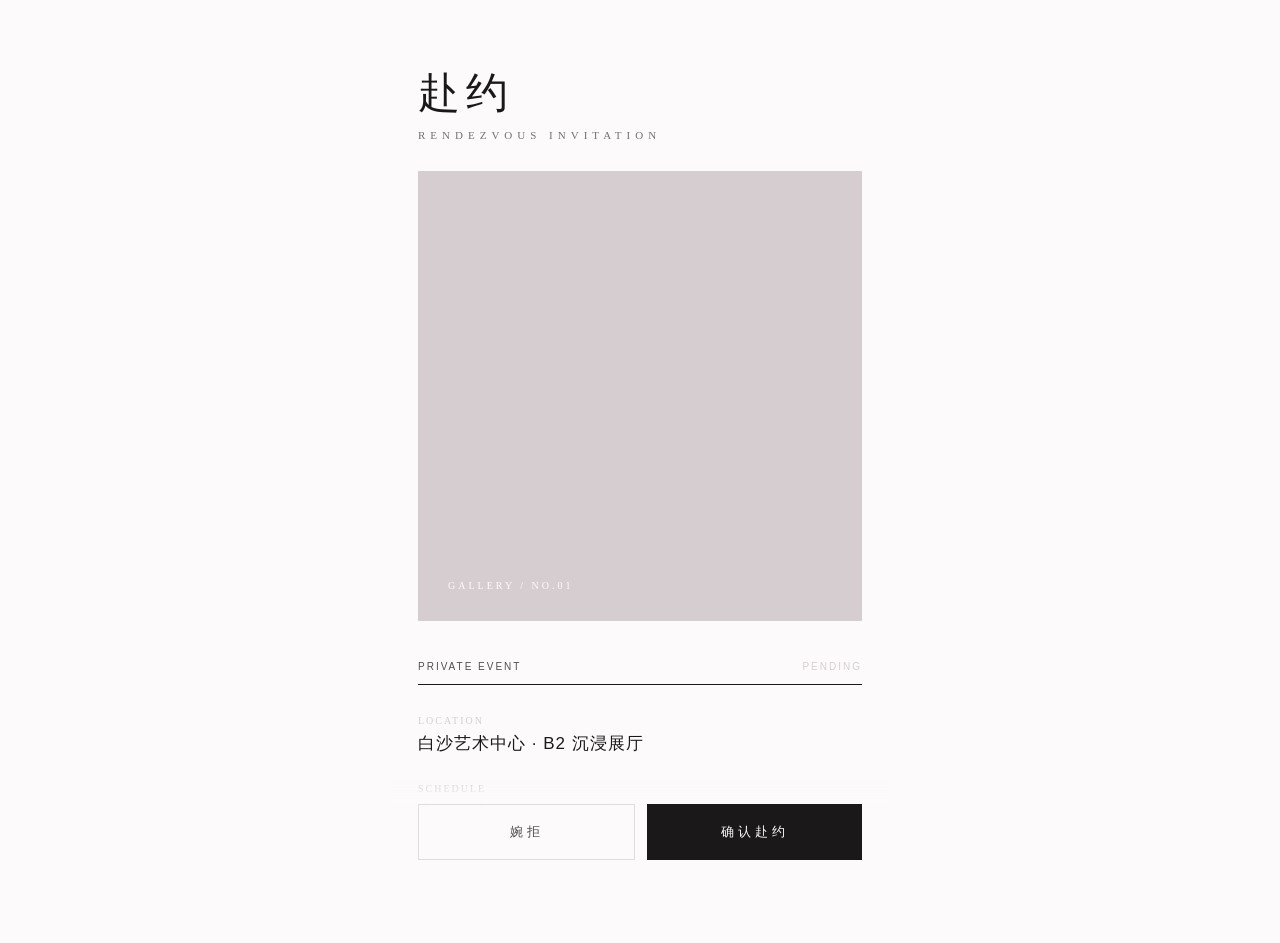
<file: app/fuyue/html/fuyue-frame.html>
<!DOCTYPE html>
<html lang="zh-CN">
<head>
    <meta charset="UTF-8">
    <meta name="viewport" content="width=device-width, initial-scale=1.0, maximum-scale=1.0, user-scalable=no, viewport-fit=cover">
    <title>私叙 - 线下赴约</title>
    <style>
        :root {
            --bg-soft-white: #FCFAFA;
            --text-ink: #1A1819;
            --text-ink-light: #524E50;
            --accent-rose-gray: #D6CDD0;
            --accent-rose-light: #F4F0F1;
            --border-color: #E2DCDD;
            --font-main: -apple-system, BlinkMacSystemFont, "PingFang SC", "Helvetica Neue", Arial, sans-serif;
            --font-serif: Georgia, "Times New Roman", serif;
        }

        * {
            box-sizing: border-box;
            margin: 0;
            padding: 0;
            -webkit-tap-highlight-color: transparent;
        }

        body {
            background-color: var(--bg-soft-white);
            color: var(--text-ink);
            font-family: var(--font-main);
            -webkit-font-smoothing: antialiased;
            overflow-x: hidden;
        }

        .page {
            max-width: 500px;
            margin: 0 auto;
            min-height: 100vh;
            display: none;
            background-color: var(--bg-soft-white);
            position: relative;
        }

        .page.active {
            display: block;
        }

        /* --- 邀约页面样式 --- */
        .header-invitation {
            padding: 65px 28px 30px;
            text-align: left;
        }

        .header-title {
            font-size: 42px;
            font-weight: 300;
            letter-spacing: 6px;
            margin-bottom: 8px;
        }

        .header-en {
            font-family: var(--font-serif);
            font-size: 11px;
            letter-spacing: 5px;
            color: var(--text-ink-light);
            text-transform: uppercase;
            opacity: 0.8;
        }

        .hero-section {
            padding: 0 28px;
            margin-bottom: 40px;
        }

        .hero-image-placeholder {
            width: 100%;
            height: 450px;
            background-color: var(--accent-rose-gray);
            display: flex;
            align-items: flex-end;
            padding: 30px;
            position: relative;
        }

        .hero-label {
            color: var(--bg-soft-white);
            font-size: 10px;
            letter-spacing: 3px;
            font-family: var(--font-serif);
        }

        .info-section {
            padding: 0 28px 120px;
        }

        .status-line {
            display: flex;
            justify-content: space-between;
            align-items: center;
            border-bottom: 1px solid var(--text-ink);
            padding-bottom: 12px;
            margin-bottom: 30px;
        }

        .status-tag {
            font-size: 10px;
            letter-spacing: 2px;
            color: var(--text-ink-light);
            text-transform: uppercase;
        }

        .details-list {
            display: flex;
            flex-direction: column;
            gap: 28px;
        }

        .detail-item {
            display: flex;
            flex-direction: column;
            gap: 6px;
        }

        .detail-label {
            font-family: var(--font-serif);
            font-size: 10px;
            color: var(--accent-rose-gray);
            text-transform: uppercase;
            letter-spacing: 2px;
        }

        .detail-value {
            font-size: 17px;
            font-weight: 400;
            letter-spacing: 1px;
        }

        .action-bar-invitation {
            position: fixed;
            bottom: 0;
            max-width: 500px;
            width: 100%;
            padding: 24px 28px 40px;
            display: flex;
            gap: 12px;
            background: linear-gradient(to top, var(--bg-soft-white) 80%, transparent);
        }

        .btn {
            flex: 1;
            padding: 18px 0;
            border: none;
            font-size: 13px;
            letter-spacing: 4px;
            cursor: pointer;
            transition: 0.3s;
        }

        .btn-outline {
            background: transparent;
            border: 1px solid var(--border-color);
            color: var(--text-ink-light);
        }

        .btn-solid {
            background: var(--text-ink);
            color: var(--bg-soft-white);
        }

        /* --- 线下聊天页面样式 (轻奢出版物排版) --- */
        .chat-header {
            padding: 65px 24px 20px;
            display: flex;
            justify-content: space-between;
            align-items: center;
            position: sticky;
            top: 0;
            background: rgba(252, 250, 250, 0.95);
            backdrop-filter: blur(10px);
            -webkit-backdrop-filter: blur(10px);
            z-index: 100;
        }

        .btn-back {
            font-family: var(--font-serif);
            font-size: 12px;
            letter-spacing: 3px;
            cursor: pointer;
            color: var(--text-ink);
            position: relative;
        }
        
        .chat-header::after {
            content: '';
            position: absolute;
            bottom: 0;
            left: 24px;
            right: 24px;
            height: 1px;
            background-color: var(--border-color);
        }

        .header-tools {
            display: flex;
            gap: 20px;
        }

        .tool-icon {
            font-family: var(--font-serif);
            font-size: 11px;
            letter-spacing: 1px;
            color: var(--text-ink-light);
            cursor: pointer;
        }

        .chat-scroll-area {
            padding: 50px 24px 180px;
            display: flex;
            flex-direction: column;
            gap: 70px;
        }

        .ts-center {
            text-align: center;
            font-family: var(--font-serif);
            font-size: 10px;
            color: var(--accent-rose-gray);
            letter-spacing: 4px;
            margin-bottom: -10px;
        }

        .msg-block {
            display: flex;
            flex-direction: column;
            align-items: center;
            width: 100%;
            animation: fadeIn 0.6s ease-out;
        }

        @keyframes fadeIn {
            from { opacity: 0; transform: translateY(10px); }
            to { opacity: 1; transform: translateY(0); }
        }

        .speaker-label {
            display: flex;
            align-items: center;
            gap: 16px;
            margin-bottom: 24px;
        }

        .speaker-label::before,
        .speaker-label::after {
            content: '';
            display: block;
            width: 20px;
            height: 1px;
            background-color: var(--accent-rose-gray);
        }

        .speaker-name {
            font-family: var(--font-serif);
            font-size: 11px;
            letter-spacing: 4px;
            color: var(--text-ink-light);
            text-transform: uppercase;
        }

        .msg-text-content {
            width: 100%;
            max-width: 340px;
            text-align: center;
            line-height: 2.2;
            font-size: 14px;
            font-weight: 300;
            letter-spacing: 1px;
            color: var(--text-ink);
        }

        .chat-input-bar {
            position: fixed;
            bottom: 0;
            width: 100%;
            max-width: 500px;
            padding: 20px 28px 40px;
            background: linear-gradient(to top, var(--bg-soft-white) 85%, rgba(252, 250, 250, 0));
        }

        .input-box-container {
            display: flex;
            flex-direction: column;
            gap: 16px;
            border-top: 1px solid var(--border-color);
            padding-top: 24px;
        }

        .long-textarea {
            width: 100%;
            border: none;
            background: transparent;
            font-size: 14px;
            font-weight: 300;
            color: var(--text-ink);
            outline: none;
            resize: none;
            min-height: 30px;
            font-family: var(--font-main);
            line-height: 2;
            text-align: center;
            letter-spacing: 1px;
        }
        
        .long-textarea::placeholder {
            color: var(--accent-rose-gray);
            font-family: var(--font-serif);
            letter-spacing: 2px;
            font-style: italic;
        }

        .input-actions {
            display: flex;
            justify-content: center;
            gap: 20px;
        }

        .small-btn {
            background: transparent;
            border: 1px solid var(--border-color);
            padding: 10px 24px;
            font-size: 10px;
            font-family: var(--font-serif);
            letter-spacing: 3px;
            color: var(--text-ink-light);
            cursor: pointer;
            transition: 0.3s;
            text-transform: uppercase;
        }

        .btn-send-active {
            background: var(--text-ink);
            color: var(--bg-soft-white);
            border-color: var(--text-ink);
        }

        /* --- 极致排版：直角画册风 音乐面板 --- */
        .music-overlay {
            position: fixed;
            top: 0;
            left: 0;
            width: 100%;
            height: 100%;
            background: rgba(0, 0, 0, 0.5);
            backdrop-filter: none;
            -webkit-backdrop-filter: none;
            z-index: 1000;
            display: none;
            align-items: center;
            justify-content: center;
            opacity: 0;
            transition: opacity 0.4s ease;
        }

        .music-overlay.active {
            display: flex;
            opacity: 1;
        }

        /* 实体直角面板，精密切割感 */
        .player-panel {
            width: 320px;
            background-color: var(--bg-soft-white);
            border: 1px solid var(--border-color);
            box-shadow: 0 15px 40px rgba(26, 24, 25, 0.06);
            padding: 24px;
            display: flex;
            flex-direction: column;
            transform: translateY(15px);
            transition: transform 0.4s ease;
        }

        .music-overlay.active .player-panel {
            transform: translateY(0);
        }

        /* 封面：绝对的正方形，纯粹的留白与灰色调 */
        .panel-cover {
            width: 100%;
            aspect-ratio: 1 / 1;
            background-color: var(--accent-rose-light);
            border: 1px solid var(--border-color);
            display: flex;
            align-items: center;
            justify-content: center;
            margin-bottom: 24px;
        }

        .panel-cover span {
            font-family: var(--font-serif);
            font-size: 10px;
            letter-spacing: 6px;
            color: var(--accent-rose-gray);
        }

        /* 曲目信息：衬线体与无衬线体的优雅对比 */
        .track-title {
            font-family: var(--font-serif);
            font-size: 22px;
            font-style: italic;
            color: var(--text-ink);
            text-align: center;
            margin-bottom: 8px;
            letter-spacing: 1px;
        }

        .track-artist {
            font-size: 9px;
            letter-spacing: 3px;
            text-transform: uppercase;
            color: var(--text-ink-light);
            text-align: center;
            margin-bottom: 32px;
        }

        /* 进度条：极细线条 */
        .panel-progress {
            width: 100%;
            margin-bottom: 32px;
        }

        .progress-track {
            height: 1px;
            background-color: var(--border-color);
            width: 100%;
            position: relative;
            margin-bottom: 10px;
        }

        .progress-fill {
            position: absolute;
            left: 0;
            top: 0;
            height: 100%;
            width: 35%;
            background-color: var(--text-ink);
        }

        .progress-time {
            display: flex;
            justify-content: space-between;
            font-family: var(--font-serif);
            font-size: 9px;
            color: var(--text-ink-light);
            letter-spacing: 1px;
        }

        /* 控制按钮：极简纯文字排布 */
        .panel-controls {
            display: flex;
            justify-content: center;
            align-items: center;
            gap: 36px;
            margin-bottom: 32px;
        }

        .ctrl-action {
            font-size: 10px;
            letter-spacing: 2px;
            color: var(--text-ink-light);
            cursor: pointer;
            text-transform: uppercase;
        }

        .ctrl-play {
            color: var(--text-ink);
            border-bottom: 1px solid var(--text-ink);
            padding-bottom: 2px;
        }

        /* 列表按钮：底部低调呈现 */
        .panel-footer {
            text-align: center;
        }

        .btn-list {
            font-family: var(--font-serif);
            font-size: 9px;
            letter-spacing: 4px;
            color: var(--text-ink-light);
            cursor: pointer;
            text-transform: uppercase;
        }

    </style>
</head>
<body>

    <!-- 邀约页面 -->
    <div id="page-inv" class="page active">
        <div class="header-invitation">
            <div class="header-title">赴约</div>
            <div class="header-en">Rendezvous Invitation</div>
        </div>
        
        <div class="hero-section">
            <div class="hero-image-placeholder">
                <div class="hero-label">GALLERY / NO.01</div>
            </div>
        </div>

        <div class="info-section">
            <div class="status-line">
                <div class="status-tag">PRIVATE EVENT</div>
                <div class="status-tag" id="status-indicator" style="color: var(--accent-rose-gray);">PENDING</div>
            </div>

            <div class="details-list">
                <div class="detail-item">
                    <div class="detail-label">Location</div>
                    <div class="detail-value">白沙艺术中心 · B2 沉浸展厅</div>
                </div>
                <div class="detail-item">
                    <div class="detail-label">Schedule</div>
                    <div class="detail-value">十月二十四日 / 下午三时</div>
                </div>
            </div>
        </div>

        <div class="action-bar-invitation">
            <button class="btn btn-outline" id="btn-decline">婉拒</button>
            <button class="btn btn-solid" id="go-chat">确认赴约</button>
        </div>
    </div>

    <!-- 聊天页面 -->
    <div id="page-chat" class="page">
        <div class="chat-header">
            <div class="btn-back" id="back-inv">BACK</div>
            <div class="header-tools">
                <span class="tool-icon" id="btn-music">MUSIC</span>
                <span class="tool-icon">SETTINGS</span>
            </div>
        </div>

        <div class="chat-scroll-area" id="msg-container">
            <div class="ts-center">OCT 24, 15:02</div>

            <div class="msg-block">
                <div class="speaker-label">
                    <span class="speaker-name">He</span>
                </div>
                <div class="msg-text-content">
                    这里的暖玫瑰灰色调让时间流逝得非常缓慢，我们大可以不必急着走向出口，慢慢看完这最后一段走廊。在这种不被打扰的线下叙事中，每一处留白似乎都在等待某种共鸣。
                </div>
            </div>

            <div class="msg-block">
                <div class="speaker-label">
                    <span class="speaker-name">Me</span>
                </div>
                <div class="msg-text-content">
                    我更倾向于这种长篇累牍的倾听与回应。在数字屏幕之外的对谈总是带有某种颗粒感，这才是这场邀约真正的价值所在。
                </div>
            </div>
        </div>

        <div class="chat-input-bar">
            <div class="input-box-container">
                <textarea class="long-textarea" placeholder="撰写回信..." rows="1"></textarea>
                <div class="input-actions">
                    <button class="small-btn" id="btn-refresh">Refresh</button>
                    <button class="small-btn btn-send-active" id="send-msg">Deliver</button>
                </div>
            </div>
        </div>
    </div>

    <!-- 画册排版风：居中面板播放器 -->
    <div class="music-overlay" id="music-overlay">
        <div class="player-panel">
            
            <div class="panel-cover">
                <span>TRACK 01</span>
            </div>
            
            <div class="track-title">Clair de Lune</div>
            <div class="track-artist">Claude Debussy</div>
            
            <div class="panel-progress">
                <div class="progress-track">
                    <div class="progress-fill"></div>
                </div>
                <div class="progress-time">
                    <span>01:42</span>
                    <span>05:05</span>
                </div>
            </div>
            
            <div class="panel-controls">
                <span class="ctrl-action">PREV</span>
                <span class="ctrl-action ctrl-play">PAUSE</span>
                <span class="ctrl-action">NEXT</span>
            </div>
            
            <div class="panel-footer">
                <span class="btn-list">PLAYLIST</span>
            </div>
            
        </div>
    </div>

    <script>
        document.addEventListener('DOMContentLoaded', () => {
            const pageInv = document.getElementById('page-inv');
            const pageChat = document.getElementById('page-chat');
            const btnGo = document.getElementById('go-chat');
            const btnDecline = document.getElementById('btn-decline');
            const btnBack = document.getElementById('back-inv');
            const statusIndicator = document.getElementById('status-indicator');
            
            const sendBtn = document.getElementById('send-msg');
            const refreshBtn = document.getElementById('btn-refresh');
            const input = document.querySelector('.long-textarea');
            const container = document.getElementById('msg-container');

            const btnMusic = document.getElementById('btn-music');
            const musicOverlay = document.getElementById('music-overlay');

            // 婉拒逻辑
            btnDecline.addEventListener('click', () => {
                btnDecline.innerText = '已婉拒';
                btnDecline.style.backgroundColor = 'var(--border-color)';
                btnDecline.style.color = 'var(--text-ink-light)';
                btnGo.style.display = 'none';
                statusIndicator.innerText = 'DECLINED';
                statusIndicator.style.color = 'var(--text-ink)';
            });

            // 确认赴约逻辑
            btnGo.addEventListener('click', () => {
                btnGo.innerText = '已确认';
                btnGo.style.backgroundColor = 'var(--accent-rose-gray)';
                btnGo.style.color = 'var(--text-ink)';
                btnDecline.style.display = 'none';
                statusIndicator.innerText = 'ACCEPTED';
                statusIndicator.style.color = 'var(--text-ink)';
                
                setTimeout(() => {
                    pageInv.classList.remove('active');
                    pageChat.classList.add('active');
                    window.scrollTo(0, 0);
                }, 400);
            });

            // 返回邀约页面
            btnBack.addEventListener('click', () => {
                pageChat.classList.remove('active');
                pageInv.classList.add('active');
            });

            // 刷新逻辑
            refreshBtn.addEventListener('click', () => {
                location.reload();
            });

            // 动态高度文本框
            input.addEventListener('input', function() {
                this.style.height = 'auto';
                this.style.height = (this.scrollHeight) + 'px';
            });

            // 发送逻辑
            sendBtn.addEventListener('click', () => {
                const val = input.value.trim();
                if(val) {
                    const block = document.createElement('div');
                    block.className = 'msg-block';
                    block.innerHTML = `
                        <div class="speaker-label">
                            <span class="speaker-name">Me</span>
                        </div>
                        <div class="msg-text-content">${val}</div>
                    `;
                    container.appendChild(block);
                    input.value = '';
                    input.style.height = 'auto';
                    window.scrollTo({ top: document.body.scrollHeight, behavior: 'smooth' });
                }
            });

            // 打开音乐面板
            btnMusic.addEventListener('click', () => {
                musicOverlay.classList.add('active');
            });

            // 点击遮罩层的空白处即可关闭（精确判断：只有点击 overlay 本身才会触发关闭）
            musicOverlay.addEventListener('click', (e) => {
                if (e.target === musicOverlay) {
                    musicOverlay.classList.remove('active');
                }
            });
        });
    </script>
</body>
</html>
</file>
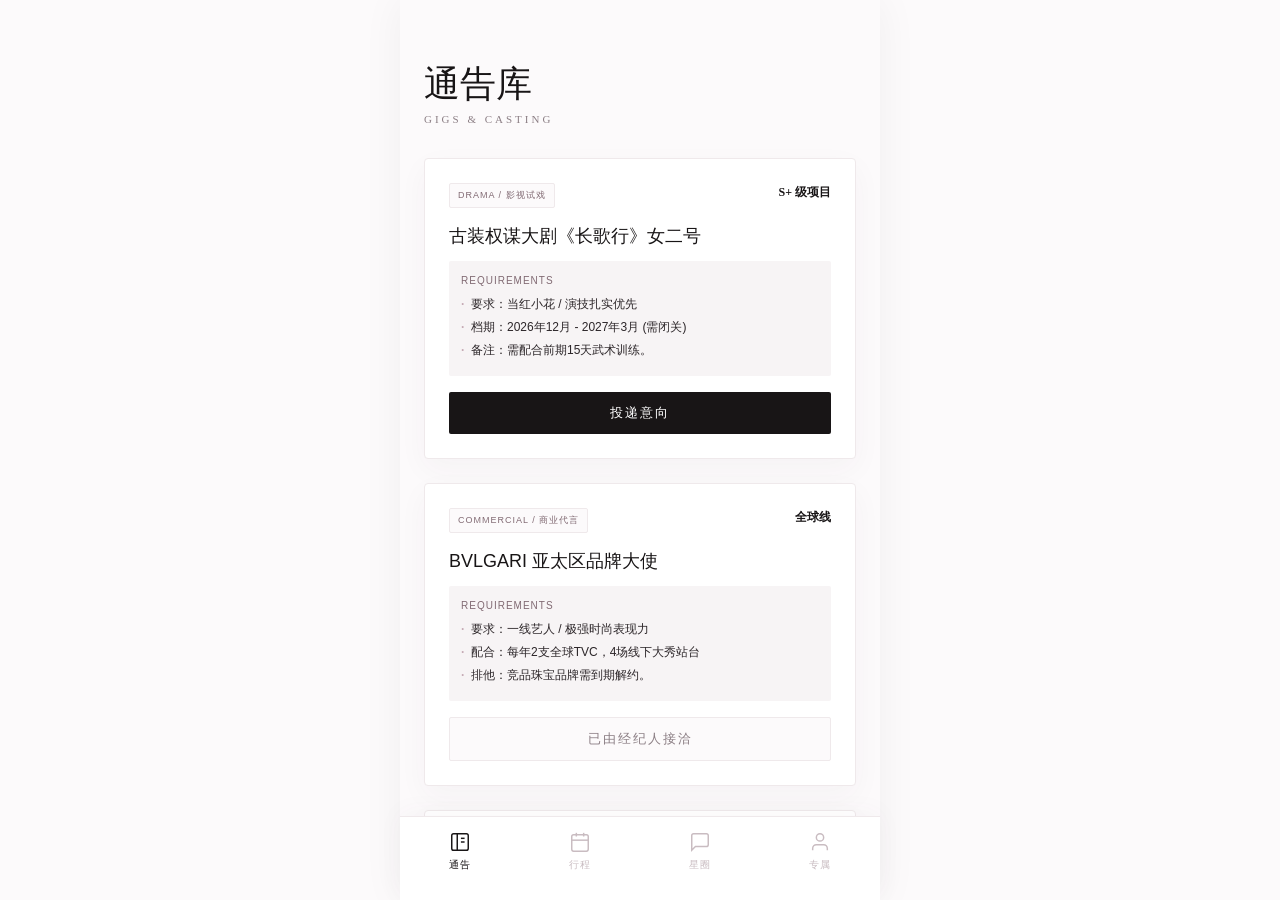
<file: app/lingguang/html/yiguang-frame.html>
<!DOCTYPE html>
<html lang="zh-CN">
<head>
    <meta charset="UTF-8">
    <meta name="viewport" content="width=device-width, initial-scale=1.0, maximum-scale=1.0, user-scalable=no, viewport-fit=cover">
    <title>翎光 LINGGUANG - Artist Portal</title>
    <style>
        /* ================= 严格色彩与排版系统 ================= */
        :root {
            /* 杜绝偏黄，只保留清透冷白、柔玫瑰灰与墨色 */
            --bg-page: #FCFAFB;          /* 极浅的柔白，微透玫瑰灰底蕴 */
            --bg-surface: #FFFFFF;       /* 纯白实体组件层 */
            --bg-dim: #F7F4F5;           /* 极弱的背景区分色 */
            
            --text-ink: #181516;         /* 极深的墨色，用于重标题 */
            --text-main: #2C2629;        /* 常规阅读文本 */
            --text-sub: #8B7E84;         /* 玫瑰灰辅助文本 */
            --text-faint: #C9BCC1;       /* 弱提示与图标 */
            
            --accent-rose: #C6ABB5;      /* 暖玫瑰灰 (Dusty Rose) */
            --accent-dark: #816A73;      /* 较深的玫瑰灰 */
            
            --line-color: #EFE9EB;       /* 实体分割线 */
            
            /* 实体弥散阴影，彻底弃用 Backdrop Filter */
            --shadow-soft: 0 10px 30px rgba(80, 60, 70, 0.04);
            --shadow-card: 0 4px 16px rgba(80, 60, 70, 0.06);
            --shadow-float: 0 8px 24px rgba(28, 22, 25, 0.2);

            /* 字体：杂志感衬线体与现代无衬线组合 */
            --font-serif: "Times New Roman", "Songti SC", STSong, serif;
            --font-sans: -apple-system, BlinkMacSystemFont, "PingFang SC", "Helvetica Neue", sans-serif;
            
            --nav-height: 84px;
        }

        * {
            box-sizing: border-box;
            margin: 0;
            padding: 0;
            -webkit-tap-highlight-color: transparent;
        }

        body {
            background-color: var(--bg-page);
            color: var(--text-main);
            font-family: var(--font-sans);
            line-height: 1.6;
            -webkit-font-smoothing: antialiased;
            overflow: hidden; 
        }

        #app-container {
            width: 100%;
            height: 100vh;
            height: 100dvh;
            max-width: 480px;
            margin: 0 auto;
            position: relative;
            background: var(--bg-page);
            display: flex;
            flex-direction: column;
            box-shadow: 0 0 40px rgba(0,0,0,0.05);
        }

        .content-area {
            flex: 1;
            overflow-y: auto;
            overflow-x: hidden;
            scroll-behavior: smooth;
            padding-top: 65px;
        }
        .content-area::-webkit-scrollbar { display: none; }

        /* 页面切换 */
        .page-view {
            display: none;
            /* 缩减底部 padding，因为导航栏已改入 Flex 文档流，不再悬浮遮挡 */
            padding-bottom: 40px;
            animation: fadeUp 0.4s cubic-bezier(0.2, 0.8, 0.2, 1);
        }
        .page-view.active { display: block; }
        @keyframes fadeUp {
            from { opacity: 0; transform: translateY(12px); }
            to { opacity: 1; transform: translateY(0); }
        }

        /* ================= 通用头部排版 (中文在上，英文在下) ================= */
        .page-header {
            padding: 0 24px 30px;
        }
        .page-title {
            font-family: var(--font-serif);
            font-size: 36px;
            color: var(--text-ink);
            line-height: 1.1;
            font-weight: 400;
            margin-bottom: 6px; 
        }
        .page-subtitle {
            font-family: var(--font-serif);
            font-size: 11px;
            letter-spacing: 3px;
            color: var(--text-sub);
            text-transform: uppercase;
        }

        .bottom-nav {
            width: 100%;
            flex-shrink: 0;
            height: calc(var(--nav-height) + env(safe-area-inset-bottom, 0px));
            background: var(--bg-surface);
            display: flex;
            justify-content: space-around;
            align-items: flex-start;
            padding-top: 14px;
            box-shadow: 0 -4px 24px rgba(100, 80, 90, 0.04);
            border-top: 1px solid var(--line-color);
            z-index: 100;
            padding-bottom: env(safe-area-inset-bottom, 0px);
        }
        .nav-item {
            display: flex; flex-direction: column; align-items: center; gap: 4px; color: var(--text-faint); font-size: 10px; letter-spacing: 1px; cursor: pointer; transition: color 0.3s ease;
        }
        .nav-item.active {
            color: var(--text-ink); font-weight: 500;
        }
        .nav-icon {
            width: 22px; height: 22px; fill: none; stroke: currentColor; stroke-width: 1.6;
        }

        /* ================= 1. 通告池 (Casting Pool) ================= */
        .casting-card {
            background: var(--bg-surface);
            margin: 0 24px 24px;
            border-radius: 4px;
            border: 1px solid var(--line-color);
            box-shadow: var(--shadow-soft);
            padding: 24px;
            display: flex;
            flex-direction: column;
        }
        .casting-header {
            display: flex;
            justify-content: space-between;
            align-items: flex-start;
            margin-bottom: 16px;
        }
        .casting-tag {
            background: var(--bg-page);
            border: 1px solid var(--line-color);
            padding: 4px 8px;
            font-size: 9px;
            letter-spacing: 1px;
            color: var(--accent-dark);
            border-radius: 2px;
        }
        .casting-reward {
            font-family: var(--font-serif);
            font-size: 12px;
            color: var(--text-ink);
            font-weight: 600;
        }
        .casting-title {
            font-size: 18px;
            font-weight: 500;
            color: var(--text-ink);
            margin-bottom: 12px;
            line-height: 1.4;
        }
        .casting-reqs {
            background: var(--bg-dim);
            padding: 12px;
            border-radius: 2px;
            margin-bottom: 16px;
        }
        .req-title {
            font-size: 10px;
            color: var(--accent-dark);
            letter-spacing: 1px;
            margin-bottom: 6px;
            font-weight: 500;
        }
        .req-list {
            list-style: none;
        }
        .req-list li {
            font-size: 12px;
            color: var(--text-main);
            position: relative;
            padding-left: 10px;
            margin-bottom: 4px;
        }
        .req-list li::before {
            content: '·';
            position: absolute;
            left: 0;
            color: var(--accent-rose);
            font-weight: bold;
        }
        .casting-action {
            width: 100%;
            background: var(--text-ink);
            color: #FFF;
            border: none;
            padding: 12px 0;
            font-size: 13px;
            letter-spacing: 2px;
            cursor: pointer;
            border-radius: 2px;
            transition: opacity 0.2s;
        }
        .casting-action:active { opacity: 0.8; }
        .casting-action.submitted {
            background: var(--bg-page);
            color: var(--text-sub);
            border: 1px solid var(--line-color);
            pointer-events: none;
        }

        /* ================= 2. 行程 (Schedule) ================= */
        .timeline {
            padding: 0 24px; position: relative;
        }
        .timeline::before {
            content: ''; position: absolute; left: 24px; top: 10px; bottom: 0; width: 1px; background: var(--line-color);
        }
        .timeline-item {
            position: relative; padding-left: 32px; margin-bottom: 40px;
        }
        .timeline-dot {
            position: absolute; left: -4px; top: 6px; width: 9px; height: 9px; border-radius: 50%; background: var(--bg-page); border: 2px solid var(--text-ink);
        }
        .timeline-item.past .timeline-dot {
            border-color: var(--text-faint); background: var(--text-faint);
        }
        .timeline-date {
            font-family: var(--font-serif); font-size: 14px; font-weight: bold; margin-bottom: 4px;
        }
        .timeline-item.past .timeline-date { color: var(--text-faint); }
        
        .timeline-card {
            background: var(--bg-surface); padding: 20px; margin-top: 12px; border-radius: 4px; border: 1px solid var(--line-color); box-shadow: var(--shadow-card);
        }
        .timeline-type {
            font-size: 9px; color: var(--accent-dark); letter-spacing: 1px; margin-bottom: 6px;
        }
        .timeline-title {
            font-size: 15px; font-weight: 500; margin-bottom: 8px; color: var(--text-ink);
        }
        .timeline-loc {
            font-size: 11px; color: var(--text-sub); display: flex; align-items: center; gap: 6px;
        }
        .timeline-loc::before {
            content: ''; display: block; width: 4px; height: 4px; background: var(--accent-rose); border-radius: 50%;
        }

        /* ================= 3. 星圈 (Fan Feed / Community) ================= */
        .artist-post-box {
            margin: 0 24px 30px;
            background: var(--bg-surface);
            border: 1px solid var(--line-color);
            border-radius: 4px;
            padding: 16px;
            box-shadow: var(--shadow-soft);
        }
        .post-input {
            width: 100%;
            border: none;
            outline: none;
            resize: none;
            font-size: 14px;
            color: var(--text-ink);
            background: transparent;
            font-family: var(--font-sans);
        }
        .post-input::placeholder { color: var(--text-faint); }
        .post-tools {
            display: flex;
            justify-content: space-between;
            align-items: center;
            margin-top: 12px;
            padding-top: 12px;
            border-top: 1px solid var(--line-color);
        }
        .post-icons svg { width: 20px; height: 20px; stroke: var(--text-sub); fill: none; margin-right: 12px; cursor: pointer; }
        .post-btn {
            background: var(--text-ink);
            color: #FFF;
            border: none;
            padding: 6px 16px;
            font-size: 12px;
            border-radius: 2px;
            cursor: pointer;
        }

        .feed-card {
            background: var(--bg-surface);
            border-top: 1px solid var(--line-color);
            border-bottom: 1px solid var(--line-color);
            padding: 20px 24px;
            margin-bottom: 16px;
        }
        .feed-header {
            display: flex; align-items: center; gap: 12px; margin-bottom: 12px;
        }
        .feed-avatar {
            width: 36px; height: 36px; border-radius: 50%; background: var(--line-color);
        }
        .feed-avatar.official { background: linear-gradient(135deg, var(--accent-rose), var(--accent-dark)); }
        .feed-name {
            font-size: 14px; font-weight: 500; color: var(--text-ink); display: flex; align-items: center; gap: 6px;
        }
        .official-badge {
            background: var(--text-ink); color: #FFF; font-size: 8px; padding: 2px 6px; border-radius: 2px; letter-spacing: 1px;
        }
        .feed-time {
            font-size: 10px; color: var(--text-sub); font-family: var(--font-serif);
        }
        .feed-text {
            font-size: 14px; color: var(--text-main); margin-bottom: 12px; line-height: 1.6;
        }
        .feed-image {
            width: 100%; height: 200px; background: var(--bg-dim); border-radius: 4px; margin-bottom: 12px;
        }

        /* ================= 4. 专属 (Exclusive / Profile) ================= */

        /* 实体高定黑卡 */
        .vip-card {
            margin: 0 24px 32px;
            background: linear-gradient(135deg, #272124, #141112);
            border-radius: 8px;
            padding: 24px; 
            color: #F8F5F6;
            position: relative;
            overflow: hidden;
            box-shadow: 0 16px 36px rgba(28, 22, 25, 0.15);
            text-align: left; 
        }
        .vip-card::after {
            content: 'LINGGUANG';
            position: absolute; 
            right: -15px; 
            bottom: -25px; 
            font-family: var(--font-serif); 
            font-size: 72px; 
            color: rgba(255,255,255,0.03); 
            pointer-events: none;
        }

        .vip-profile-header {
            display: flex;
            align-items: center;
            justify-content: flex-start; 
            gap: 16px;
            margin-bottom: 20px; 
            position: relative;
            z-index: 1;
        }
        .profile-avatar {
            width: 64px;
            height: 64px;
            border-radius: 50%;
            background: linear-gradient(135deg, var(--accent-rose), var(--text-faint));
            border: 2px solid rgba(255,255,255,0.1);
            box-shadow: var(--shadow-float);
            flex-shrink: 0;
        }
        .profile-text-group {
            display: flex;
            flex-direction: column;
            align-items: flex-start; 
            min-width: 0;
        }
        .profile-name {
            font-family: var(--font-serif);
            font-size: 22px;
            color: #FFFFFF;
            font-weight: 500;
            margin-bottom: 2px;
            white-space: nowrap;
        }
        .profile-bio {
            font-size: 11px;
            color: rgba(248, 245, 246, 0.6);
            white-space: nowrap;
            overflow: hidden;
            text-overflow: ellipsis;
        }

        .vip-level {
            font-family: var(--font-serif); font-size: 10px; letter-spacing: 3px; color: var(--accent-rose); margin-bottom: 8px; text-transform: uppercase; position: relative; z-index: 1;
        }
        .vip-uid {
            font-family: var(--font-serif); font-size: 20px; letter-spacing: 2px; margin-bottom: 12px; font-weight: 400; position: relative; z-index: 1;
        }

        /* 底部风评与数据统计外包装 */
        .vip-bottom-wrap {
            display: flex;
            justify-content: space-between;
            align-items: flex-end;
            position: relative;
            z-index: 1;
        }

        /* 风评按钮 */
        .reputation-btn {
            display: flex;
            align-items: center;
            gap: 6px;
            background: rgba(255, 255, 255, 0.06);
            border: 1px solid rgba(255, 255, 255, 0.15);
            color: #EFE9EB;
            padding: 6px 14px;
            border-radius: 4px;
            font-family: var(--font-sans);
            font-size: 11px;
            letter-spacing: 1px;
            cursor: pointer;
            transition: background 0.2s;
            outline: none;
        }
        .reputation-btn:active {
            background: rgba(255, 255, 255, 0.12);
        }
        .reputation-btn svg {
            width: 13px;
            height: 13px;
            stroke: var(--accent-rose);
        }

        .vip-stats {
            display: flex; 
            justify-content: flex-end; 
            gap: 24px; 
            font-size: 10px; 
            color: rgba(248, 245, 246, 0.5); 
            letter-spacing: 1px; 
        }
        .vip-stats div {
            text-align: right; 
        }
        .vip-stats strong {
            display: block; color: #FFFFFF; font-size: 14px; font-family: var(--font-serif); margin-bottom: 2px; font-weight: 400; text-align: right; 
        }

        /* Flex 菜单列表 */
        .exclusive-menu {
            padding: 0 24px;
        }
        .menu-item {
            display: flex; flex-direction: row; align-items: center; justify-content: space-between; padding: 20px 0; border-bottom: 1px solid var(--line-color); cursor: pointer;
        }
        .menu-item:last-child { border-bottom: none; }
        .menu-left {
            display: flex; flex-direction: column; gap: 4px; flex: 1; min-width: 0;
        }
        .menu-title {
            font-size: 15px; color: var(--text-ink); font-weight: 500; white-space: nowrap; overflow: hidden; text-overflow: ellipsis;
        }
        .menu-sub {
            font-family: var(--font-serif); font-size: 11px; color: var(--text-sub); letter-spacing: 1px; white-space: nowrap; overflow: hidden; text-overflow: ellipsis;
        }
        .menu-arrow {
            flex-shrink: 0; font-size: 22px; color: var(--text-faint); margin-left: 16px; line-height: 1; font-family: var(--font-serif);
        }

    </style>
</head>
<body>

<div id="app-container">
    
    <!-- 滚动区域 -->
    <main class="content-area">
        
        <!-- 1. 通告池 (Casting Pool) -->
        <div id="view-casting" class="page-view active">
            <div class="page-header">
                <h1 class="page-title">通告库</h1>
                <div class="page-subtitle">GIGS & CASTING</div>
            </div>

            <!-- 通告卡片 1 -->
            <div class="casting-card">
                <div class="casting-header">
                    <span class="casting-tag">DRAMA / 影视试戏</span>
                    <span class="casting-reward">S+ 级项目</span>
                </div>
                <h2 class="casting-title">古装权谋大剧《长歌行》女二号</h2>
                <div class="casting-reqs">
                    <div class="req-title">REQUIREMENTS</div>
                    <ul class="req-list">
                        <li>要求：当红小花 / 演技扎实优先</li>
                        <li>档期：2026年12月 - 2027年3月 (需闭关)</li>
                        <li>备注：需配合前期15天武术训练。</li>
                    </ul>
                </div>
                <button class="casting-action">投递意向</button>
            </div>

            <!-- 通告卡片 2 -->
            <div class="casting-card">
                <div class="casting-header">
                    <span class="casting-tag">COMMERCIAL / 商业代言</span>
                    <span class="casting-reward">全球线</span>
                </div>
                <h2 class="casting-title">BVLGARI 亚太区品牌大使</h2>
                <div class="casting-reqs">
                    <div class="req-title">REQUIREMENTS</div>
                    <ul class="req-list">
                        <li>要求：一线艺人 / 极强时尚表现力</li>
                        <li>配合：每年2支全球TVC，4场线下大秀站台</li>
                        <li>排他：竞品珠宝品牌需到期解约。</li>
                    </ul>
                </div>
                <button class="casting-action submitted">已由经纪人接洽</button>
            </div>

            <!-- 通告卡片 3 -->
            <div class="casting-card">
                <div class="casting-header">
                    <span class="casting-tag">VARIETY / 综艺飞行</span>
                    <span class="casting-reward">常驻/飞行</span>
                </div>
                <h2 class="casting-title">慢综艺《山野之间》第三季</h2>
                <div class="casting-reqs">
                    <div class="req-title">REQUIREMENTS</div>
                    <ul class="req-list">
                        <li>要求：性格随和，有生活气息</li>
                        <li>档期：本月下旬连续录制5天</li>
                    </ul>
                </div>
                <button class="casting-action">确认接取</button>
            </div>
        </div>

        <!-- 2. 行程 (Schedule) -->
        <div id="view-schedule" class="page-view">
            <div class="page-header">
                <h1 class="page-title">行程安排</h1>
                <div class="page-subtitle">NOVEMBER SCHEDULE</div>
            </div>

            <div class="timeline">
                <div class="timeline-item">
                    <div class="timeline-dot"></div>
                    <div class="timeline-date">NOV 12</div>
                    <div class="timeline-card">
                        <div class="timeline-type">BRAND EVENT</div>
                        <h3 class="timeline-title">宝格丽限时体验店开幕派对</h3>
                        <div class="timeline-loc">Shanghai, Xuhui District</div>
                    </div>
                </div>

                <div class="timeline-item">
                    <div class="timeline-dot"></div>
                    <div class="timeline-date">NOV 18 - 25</div>
                    <div class="timeline-card">
                        <div class="timeline-type">FILMING</div>
                        <h3 class="timeline-title">悬疑网剧《寒枝》外景拍摄</h3>
                        <div class="timeline-loc">Hengdian World Studios</div>
                    </div>
                </div>

                <div class="timeline-item">
                    <div class="timeline-dot"></div>
                    <div class="timeline-date">NOV 28</div>
                    <div class="timeline-card">
                        <div class="timeline-type">MAGAZINE</div>
                        <h3 class="timeline-title">《VOGUE》闭年刊双封拍摄</h3>
                        <div class="timeline-loc">Beijing, Studio 3</div>
                    </div>
                </div>

                <div class="timeline-item past">
                    <div class="timeline-dot"></div>
                    <div class="timeline-date">OCT 30</div>
                    <div class="timeline-card" style="opacity: 0.6; box-shadow: none;">
                        <div class="timeline-type">MUSIC</div>
                        <h3 class="timeline-title">单曲《沉水》录音杀青</h3>
                        <div class="timeline-loc">Completed</div>
                    </div>
                </div>
            </div>
        </div>

        <!-- 3. 星圈 (Fan Feed) -->
        <div id="view-feed" class="page-view">
            <div class="page-header" style="padding-bottom: 10px;">
                <h1 class="page-title">星圈动态</h1>
                <div class="page-subtitle">FAN COMMUNITY FEED</div>
            </div>

            <!-- 艺人本人发布框 -->
            <div class="artist-post-box">
                <textarea class="post-input" rows="2" placeholder="和支持你的粉丝们分享这一刻..."></textarea>
                <div class="post-tools">
                    <div class="post-icons">
                        <svg viewBox="0 0 24 24"><rect x="3" y="3" width="18" height="18" rx="2" ry="2"></rect><circle cx="8.5" cy="8.5" r="1.5"></circle><polyline points="21 15 16 10 5 21"></polyline></svg>
                        <svg viewBox="0 0 24 24"><path d="M21 15v4a2 2 0 0 1-2 2H5a2 2 0 0 1-2-2v-4"></path><polyline points="17 8 12 3 7 8"></polyline><line x1="12" y1="3" x2="12" y2="15"></line></svg>
                    </div>
                    <button class="post-btn">发 布</button>
                </div>
            </div>

            <!-- 艺人官方动态 -->
            <div class="feed-card">
                <div class="feed-header">
                    <div class="feed-avatar official"></div>
                    <div>
                        <div class="feed-name">林晚星 <span class="official-badge">ARTIST</span></div>
                        <div class="feed-time">10 MINS AGO</div>
                    </div>
                </div>
                <div class="feed-text">
                    早场戏杀青啦，看到了大家送来的应援餐车，奶茶很暖心。今天也会好好努力的！🎬✨
                </div>
                <div class="feed-image" style="background: linear-gradient(135deg, #D5C6CB, #EAE3E5);"></div>
            </div>

            <!-- 粉丝动态 -->
            <div class="feed-card">
                <div class="feed-header">
                    <div class="feed-avatar" style="background: #EFE9EB;"></div>
                    <div>
                        <div class="feed-name">晚星的专属小熊</div>
                        <div class="feed-time">1 HOUR AGO</div>
                    </div>
                </div>
                <div class="feed-text">
                    #林晚星如梦令路透# 今天的古装造型太仙了！！生图直出都这么能打，期待播出！呜呜呜老婆多喝热水注意保暖！
                </div>
            </div>
            
            <div class="feed-card">
                <div class="feed-header">
                    <div class="feed-avatar" style="background: #DFCDD2;"></div>
                    <div>
                        <div class="feed-name">星光散落的轨道</div>
                        <div class="feed-time">3 HOURS AGO</div>
                    </div>
                </div>
                <div class="feed-text">
                    超话日常打卡！距离《沉水》音源上线还有最后3天，大家冲鸭！🔥🔥
                </div>
            </div>
        </div>

        <!-- 4. 专属 (Exclusive / Profile) -->
        <div id="view-profile" class="page-view">
            <div class="page-header">
                <h1 class="page-title">后台专属</h1>
                <div class="page-subtitle">ARTIST BACKSTAGE PORTAL</div>
            </div>

            <!-- 实体黑卡 - 艺人版 -->
            <div class="vip-card">
                
                <div class="vip-profile-header">
                    <div class="profile-avatar"></div>
                    <div class="profile-text-group">
                        <h2 class="profile-name">林晚星</h2>
                        <p class="profile-bio">在喧嚣中隐身，在角色里重生。</p>
                    </div>
                </div>

                <div class="vip-level">ARTIST PROFILE</div>
                <div class="vip-uid">当红花旦</div>
                
                <!-- 黑卡底部区域（新增左侧按钮结构） -->
                <div class="vip-bottom-wrap">
                    <!-- 左下角：风评按钮 -->
                    <button class="reputation-btn">
                        <svg viewBox="0 0 24 24" fill="none" stroke-width="2" stroke-linecap="round" stroke-linejoin="round">
                            <polyline points="22 12 18 12 15 21 9 3 6 12 2 12"></polyline>
                        </svg>
                        大众风评
                    </button>

                    <!-- 右下角：数据统计区右对齐 -->
                    <div class="vip-stats">
                        <div>
                            <strong>1,280</strong>
                            出道天数
                        </div>
                        <div>
                            <strong>一线</strong>
                            咖位等级
                        </div>
                    </div>
                </div>
            </div>

            <!-- 精准菜单布局 -->
            <div class="exclusive-menu">
                <div class="menu-item">
                    <div class="menu-left">
                        <span class="menu-title">我的通告库</span>
                        <span class="menu-sub">My Gigs & Contracts</span>
                    </div>
                    <span class="menu-arrow">›</span>
                </div>
                <div class="menu-item">
                    <div class="menu-left">
                        <span class="menu-title">数据与舆情看板</span>
                        <span class="menu-sub">Data & PR Dashboard</span>
                    </div>
                    <span class="menu-arrow">›</span>
                </div>
                <div class="menu-item">
                    <div class="menu-left">
                        <span class="menu-title">财务与结算中心</span>
                        <span class="menu-sub">Finance & Settlement</span>
                    </div>
                    <span class="menu-arrow">›</span>
                </div>
                <div class="menu-item">
                    <div class="menu-left">
                        <span class="menu-title">团队联络本</span>
                        <span class="menu-sub">Agency Contacts</span>
                    </div>
                    <span class="menu-arrow">›</span>
                </div>
            </div>
        </div>

    </main>

    <!-- 底部导航栏 -->
    <nav class="bottom-nav">
        <a class="nav-item active" data-target="view-casting">
            <svg class="nav-icon" viewBox="0 0 24 24"><rect x="3" y="3" width="18" height="18" rx="2" ry="2"></rect><line x1="9" y1="3" x2="9" y2="21"></line><path d="M13 8h4"></path><path d="M13 12h4"></path></svg>
            <span>通告</span>
        </a>
        <a class="nav-item" data-target="view-schedule">
            <svg class="nav-icon" viewBox="0 0 24 24"><rect x="3" y="4" width="18" height="18" rx="2" ry="2"></rect><line x1="16" y1="2" x2="16" y2="6"></line><line x1="8" y1="2" x2="8" y2="6"></line><line x1="3" y1="10" x2="21" y2="10"></line></svg>
            <span>行程</span>
        </a>
        <a class="nav-item" data-target="view-feed">
            <svg class="nav-icon" viewBox="0 0 24 24"><path d="M21 15a2 2 0 0 1-2 2H7l-4 4V5a2 2 0 0 1 2-2h14a2 2 0 0 1 2 2z"></path></svg>
            <span>星圈</span>
        </a>
        <a class="nav-item" data-target="view-profile">
            <svg class="nav-icon" viewBox="0 0 24 24"><path d="M20 21v-2a4 4 0 0 0-4-4H8a4 4 0 0 0-4 4v2"></path><circle cx="12" cy="7" r="4"></circle></svg>
            <span>专属</span>
        </a>
    </nav>
</div>

<script>
    const navItems = document.querySelectorAll('.nav-item');
    const pageViews = document.querySelectorAll('.page-view');
    const contentArea = document.querySelector('.content-area');

    navItems.forEach(item => {
        item.addEventListener('click', function() {
            // 重置状态
            navItems.forEach(nav => nav.classList.remove('active'));
            pageViews.forEach(view => view.classList.remove('active'));

            // 激活当前
            this.classList.add('active');
            const targetId = this.getAttribute('data-target');
            document.getElementById(targetId).classList.add('active');
            
            // 切换页面时回到顶部
            contentArea.scrollTop = 0;
        });
    });
</script>
</body>
</html>
</file>
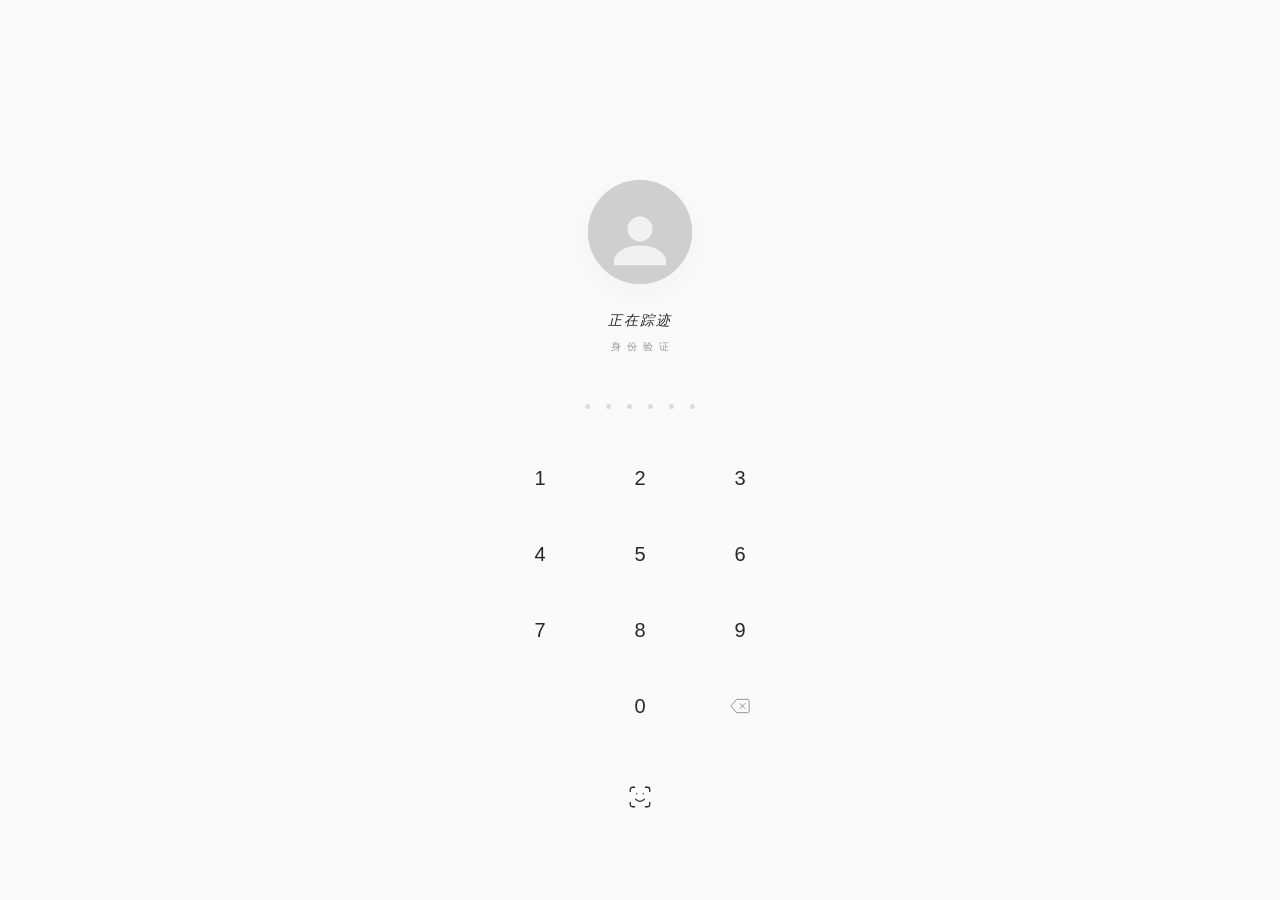
<file: app/mijing/html/mijing-frame.html>
<!DOCTYPE html>
<html lang="zh-CN">
<head>
    <meta charset="utf-8">
    <meta name="viewport" content="width=device-width, initial-scale=1, minimum-scale=1, maximum-scale=1, user-scalable=no, viewport-fit=cover">
    <title>踪迹 - 系统级拟真</title>
    <style>
        /* ================= 配色规范：0饱和度灰阶 ================= */
        :root {
            /* 锁屏与系统级底色 */
            --paper-white: #FAFAFA; /* 柔和底白 */
            --ink-black: #282828;   /* 纯粹墨黑 */
            --rose-grey: #969696;   /* 中灰次级字 */
            --rose-light: #DBDBDB;  /* 浅灰辅助线 */
            
            /* 桌面新增高级哑光材质 */
            --widget-bg: #F1F1F1;   /* 组件哑光灰底 */
            --icon-bg: #FFFFFF;     /* 图标改为纯白材质 */
            --dock-bg: #ECECEC;     /* Dock栏实体灰底 */
            --shadow-solid: rgba(40, 40, 40, 0.04); /* 极弱实体阴影 */

            /* 字体栈：衬线体营造杂志感，无衬线体保证极小字的清晰度 */
            --font-serif: "Songti SC", "STSong", "Times New Roman", Georgia, serif;
            --font-sans: -apple-system, BlinkMacSystemFont, "PingFang SC", "Helvetica Neue", sans-serif;
        }

        * {
            box-sizing: border-box;
            -webkit-tap-highlight-color: transparent;
            user-select: none;
            -webkit-user-select: none;
        }

        /* 锁定系统级滚动 */
        body {
            margin: 0;
            padding: 0;
            width: 100%;
            height: 100vh;
            background-color: var(--paper-white);
            color: var(--ink-black);
            overflow: hidden;
            touch-action: none; 
        }

        /* ================= 锁屏区样式 ================= */
        #lock-screen {
            width: 100%;
            height: 100vh;
            display: flex;
            flex-direction: column;
            align-items: center;
            position: absolute;
            top: 0;
            left: 0;
            z-index: 100;
            background-color: var(--paper-white);
            transition: opacity 0.4s ease, transform 0.6s cubic-bezier(0.16, 1, 0.3, 1);
        }

        .magazine-flow {
            display: flex;
            flex-direction: column;
            align-items: center;
            width: 100%;
            max-width: 375px;
            padding-top: 20vh;
        }

        .avatar {
            width: 104px; 
            height: 104px; 
            border-radius: 50%;
            background: linear-gradient(135deg, #E7E7E7, #CFCFCF);
            box-shadow: 0 8px 24px var(--shadow-solid);
            margin-bottom: 28px;
            overflow: hidden;
            display: flex;
            justify-content: center;
            align-items: center;
        }

        .avatar img {
            width: 100%;
            height: 100%;
            object-fit: cover;
            content: url('data:image/svg+xml;utf8,<svg xmlns="http://www.w3.org/2000/svg" viewBox="0 0 100 100"><rect width="100" height="100" fill="%23CFCFCF"/><path d="M50 35a12 12 0 100 24 12 12 0 000-24zm0 28c-14 0-25 7-25 15v4h50v-4c0-8-11-15-25-15z" fill="%23FAFAFA" opacity="0.8"/></svg>');
        }

        .title-tracking {
            font-family: var(--font-serif);
            font-size: 14px;
            font-style: italic;
            font-weight: 400;
            color: var(--ink-black);
            letter-spacing: 2px;
            margin-bottom: 10px;
        }

        .subtitle-auth {
            font-family: var(--font-sans);
            font-size: 10px;
            font-weight: 300;
            color: var(--rose-grey);
            letter-spacing: 6px;
            margin-right: -6px;
            text-transform: uppercase;
        }

        .passcode-dots {
            display: flex;
            gap: 16px;
            margin-top: 50px;
            margin-bottom: 46px;
            height: 6px;
        }

        .dot {
            width: 5px;
            height: 5px;
            border-radius: 50%;
            background-color: var(--rose-light);
            transition: background-color 0.2s ease, transform 0.2s ease;
        }

        .dot.filled {
            background-color: var(--ink-black);
            transform: scale(1.2);
        }

        .dots-error {
            animation: shake 0.4s ease-in-out;
        }

        @keyframes shake {
            0%, 100% { transform: translateX(0); }
            20%, 60% { transform: translateX(-10px); }
            40%, 80% { transform: translateX(10px); }
        }

        .keypad {
            display: grid;
            grid-template-columns: repeat(3, 1fr);
            column-gap: 56px;
            row-gap: 32px;
            justify-items: center;
        }

        .key {
            font-family: var(--font-sans);
            font-size: 20px;
            font-weight: 300;
            color: var(--ink-black);
            cursor: pointer;
            width: 44px;
            height: 44px;
            display: flex;
            justify-content: center;
            align-items: center;
            background: transparent;
            border: none;
            transition: opacity 0.15s ease, transform 0.15s ease;
        }

        .key:active {
            opacity: 0.3;
            transform: none;
        }

        .key.empty { pointer-events: none; }

        .key svg {
            width: 20px;
            height: 20px;
            stroke: var(--rose-grey);
            stroke-width: 1.2;
            fill: none;
            stroke-linecap: round;
            stroke-linejoin: round;
        }

        .face-id-btn {
            margin-top: 56px;
            cursor: pointer;
            color: var(--ink-black);
            transition: opacity 0.2s ease, transform 0.2s ease;
            display: flex;
            justify-content: center;
            align-items: center;
            background: transparent;
            border: none;
        }

        .face-id-btn:active {
            opacity: 0.4;
            transform: none;
        }

        .face-id-btn svg {
            width: 26px;
            height: 26px;
            stroke: currentColor;
            stroke-width: 1.2;
            fill: none;
            stroke-linecap: round;
            stroke-linejoin: round;
        }

        /* ================= 桌面区样式 ================= */
        #home-screen {
            width: 100%;
            height: 100vh;
            position: absolute;
            top: 0;
            left: 0;
            display: none;
            opacity: 0;
            transform: scale(0.95);
            transition: opacity 0.5s ease, transform 0.6s cubic-bezier(0.16, 1, 0.3, 1);
            background-color: var(--paper-white);
        }

        .pages-container {
            width: 100%;
            height: calc(100vh - 120px);
            display: flex;
            overflow-x: auto;
            overflow-y: hidden;
            scroll-snap-type: x mandatory;
            scrollbar-width: none; 
            touch-action: pan-x;   
        }
        
        .pages-container::-webkit-scrollbar { display: none; }

        .page {
            flex: 0 0 100%;
            width: 100%;
            height: 100%;
            padding: 65px 24px 0;
            box-sizing: border-box;
            scroll-snap-align: start;
            display: grid;
            grid-template-columns: repeat(4, 1fr);
            grid-auto-rows: 84px;
            gap: 16px 14px;
            align-content: start;
        }

        .w-divider {
            width: 1px;
            height: 32px;
            background-color: var(--rose-light);
            margin: 0 16px;
        }
        .w-flex-row { display: flex; align-items: center; width: 100%; }
        .w-flex-col { display: flex; flex-direction: column; }
        .w-mini-text {
            font-family: var(--font-sans);
            font-size: 9px;
            color: var(--rose-grey);
            letter-spacing: 1px;
            text-transform: uppercase;
        }
        .w-data-row {
            display: flex;
            justify-content: space-between;
            width: 100%;
            margin-top: 12px;
            border-top: 1px solid var(--rose-light);
            padding-top: 8px;
        }
        .w-progress-track {
            width: 100%;
            height: 3px;
            background-color: var(--rose-light);
            border-radius: 1.5px;
            overflow: hidden;
            margin: 6px 0;
        }
        .w-progress-fill { height: 100%; background-color: var(--ink-black); }

        .widget-4x2 {
            grid-column: span 4;
            grid-row: span 2;
            background-color: var(--widget-bg);
            border-radius: 24px;
            box-shadow: 0 6px 16px var(--shadow-solid);
            padding: 24px;
            display: flex;
            flex-direction: column;
            justify-content: center;
            align-items: flex-start;
        }
        
        .w-mag-title {
            font-family: var(--font-serif);
            font-size: 36px;
            line-height: 1;
            letter-spacing: 1px;
            margin-bottom: 8px;
            color: var(--ink-black);
        }
        .w-mag-sub {
            font-family: var(--font-sans);
            font-size: 11px;
            letter-spacing: 4px;
            color: var(--rose-grey);
            text-transform: uppercase;
        }

        .widget-2x2 {
            grid-column: span 2;
            grid-row: span 2;
            background-color: var(--widget-bg);
            border-radius: 24px;
            box-shadow: 0 6px 16px var(--shadow-solid);
            display: flex;
            flex-direction: column;
            justify-content: center;
            align-items: center;
            gap: 12px;
        }

        .w-val {
            font-family: var(--font-sans);
            font-size: 16px;
            font-weight: 300;
        }

        .app-item {
            grid-column: span 1;
            grid-row: span 1;
            display: flex;
            flex-direction: column;
            align-items: center;
            justify-content: flex-start;
            gap: 8px;
        }

        .app-icon {
            width: 58px;
            height: 58px;
            border-radius: 18px; 
            background-color: var(--icon-bg);
            display: flex;
            justify-content: center;
            align-items: center;
            box-shadow: 0 4px 10px var(--shadow-solid);
            transition: transform 0.15s ease;
        }
        .app-icon:active { opacity: 0.8; }

        .app-icon svg {
            width: 26px;
            height: 26px;
            stroke: var(--ink-black);
            stroke-width: 1.4;
            stroke-linecap: round;
            stroke-linejoin: round;
            fill: none;
        }

        .app-label {
            font-family: var(--font-sans);
            font-size: 11px;
            font-weight: 400;
            color: var(--ink-black);
            text-align: center;
        }

        .pagination-dots {
            position: absolute;
            bottom: 120px;
            left: 50%;
            transform: translateX(-50%);
            display: flex;
            gap: 10px;
        }
        .p-dot {
            width: 5px;
            height: 5px;
            border-radius: 50%;
            background-color: var(--rose-light);
            transition: background-color 0.3s ease, transform 0.3s ease;
        }
        .p-dot.active {
            background-color: var(--ink-black);
            transform: scale(1.4);
        }

        .dock {
            position: absolute;
            bottom: 30px;
            left: 50%;
            transform: translateX(-50%);
            width: calc(100% - 48px);
            max-width: 360px;
            height: 76px;
            background-color: var(--dock-bg);
            border-radius: 28px;
            box-shadow: 0 10px 30px var(--shadow-solid);
            display: flex;
            justify-content: space-around;
            align-items: center;
            padding: 0 12px;
        }

        .dock .app-item { gap: 0; justify-content: center; }
        .dock .app-label { display: none; }

        /* ================= 备忘录 APP：先锋展册排版 ================= */
        #app-memo {
            position: absolute;
            top: 0;
            left: 0;
            width: 100%;
            height: 100vh;
            background-color: var(--paper-white);
            z-index: 200;
            display: none;
            flex-direction: column;
            opacity: 0;
            transform: translateY(30px) scale(0.98);
            transition: opacity 0.5s ease, transform 0.6s cubic-bezier(0.16, 1, 0.3, 1);
        }

        #app-memo.active {
            opacity: 1;
            transform: translateY(0) scale(1);
        }

        .memo-header {
            display: flex;
            justify-content: space-between;
            align-items: center;
            padding: 65px 24px 8px;
            background-color: var(--paper-white);
            flex-shrink: 0;
        }

        .memo-back {
            cursor: pointer;
            width: 32px;
            height: 32px;
            display: flex;
            justify-content: flex-start;
            align-items: center;
        }

        .memo-back svg {
            width: 24px;
            height: 24px;
            stroke: var(--ink-black);
            stroke-width: 1;
            fill: none;
            stroke-linecap: round;
            stroke-linejoin: round;
            transition: transform 0.2s ease;
        }
        
        .memo-back:active svg {
            opacity: 0.72;
            transform: none;
        }

        .memo-title-top {
            font-family: var(--font-serif);
            font-size: 12px;
            font-style: italic;
            color: var(--ink-black);
        }

        .memo-flow {
            flex: 1;
            overflow-y: auto;
            -webkit-overflow-scrolling: touch;
            touch-action: pan-y;
            padding: 0 24px 40px; 
        }
        
        .memo-flow::-webkit-scrollbar { display: none; }

        .m-hero {
            padding: 24px 0 40px;
        }
        
        .m-hero-title {
            font-family: var(--font-serif);
            font-size: 58px; 
            line-height: 0.9;
            letter-spacing: -2px;
            color: var(--ink-black);
            margin-bottom: 24px;
            text-transform: lowercase;
        }

        .m-hero-desc {
            font-family: var(--font-sans);
            font-size: 13px;
            line-height: 1.6;
            color: var(--ink-black);
            font-weight: 300;
            max-width: 85%;
        }

        .m-entry {
            display: grid;
            grid-template-columns: 48px 1fr;
            gap: 12px;
            padding: 28px 0;
            border-top: 1px solid var(--rose-light);
        }
        
        .m-entry.focus {
            border-top: 2px solid var(--ink-black); 
        }

        .m-entry-num {
            font-family: var(--font-serif);
            font-size: 20px;
            color: var(--ink-black);
            line-height: 1;
        }

        .m-entry-content {
            display: flex;
            flex-direction: column;
            gap: 8px;
        }

        .m-entry-title {
            font-family: var(--font-sans);
            font-size: 16px;
            font-weight: 400;
            color: var(--ink-black);
            letter-spacing: 0.5px;
        }

        .m-entry-body {
            font-family: var(--font-sans);
            font-size: 12px;
            line-height: 1.5;
            color: var(--rose-grey);
            font-weight: 300;
            text-align: justify;
        }

        /* ================= 短视频 APP (Matte Protocol 视觉风格) ================= */
        #app-video {
            position: absolute;
            top: 0; left: 0;
            width: 100%; height: 100vh;
            background-color: var(--ink-black); 
            z-index: 200;
            display: none;
            opacity: 0;
            transform: translateY(30px) scale(0.98);
            transition: opacity 0.5s ease, transform 0.6s cubic-bezier(0.16, 1, 0.3, 1);
        }

        #app-video.active {
            opacity: 1;
            transform: translateY(0) scale(1);
        }

        .v-back {
            position: absolute;
            top: 65px; left: 24px;
            width: 32px; height: 32px;
            z-index: 210;
            display: flex; justify-content: flex-start; align-items: center;
            cursor: pointer;
        }

        .v-back svg {
            width: 24px; height: 24px;
            stroke: var(--paper-white); 
            stroke-width: 1.5; fill: none; stroke-linecap: round; stroke-linejoin: round;
            transition: transform 0.2s ease;
        }

        .v-back:active svg {
            opacity: 0.72;
            transform: none;
        }

        .video-feed {
            width: 100%; height: 100%;
            overflow-y: scroll;
            scroll-snap-type: y mandatory;
            scrollbar-width: none;
            -webkit-overflow-scrolling: touch;
        }
        
        .video-feed::-webkit-scrollbar { display: none; }

        .video-item {
            position: relative;
            width: 100%; height: 100vh;
            scroll-snap-align: start;
            display: flex; justify-content: center; align-items: center;
            background-color: var(--ink-black);
            overflow: hidden;
        }

        .v-player {
            position: absolute;
            top: 0; left: 0; width: 100%; height: 100%;
            display: flex; justify-content: center; align-items: center;
        }

        .v-overlay {
            position: absolute;
            bottom: 0; left: 0; width: 100%;
            padding: 40px 24px 30px; 
            display: flex; justify-content: space-between; align-items: flex-end;
            background: linear-gradient(to top, rgba(40,40,40,0.9) 0%, rgba(40,40,40,0) 100%); 
            pointer-events: none; 
        }

        .v-info { 
            display: flex; flex-direction: column; gap: 8px; width: 70%; pointer-events: auto; 
        }
        
        .v-user { 
            font-family: var(--font-serif); font-size: 16px; color: var(--paper-white); font-style: italic; letter-spacing: 1px;
        }
        
        .v-desc { 
            font-family: var(--font-sans); font-size: 13px; color: var(--rose-light); line-height: 1.5; font-weight: 300; 
        }

        .v-actions { 
            display: flex; flex-direction: column; gap: 28px; pointer-events: auto; align-items: center; margin-bottom: 10px;
        }
        
        .v-btn { 
            display: flex; flex-direction: column; align-items: center; gap: 6px; cursor: pointer; 
        }
        
        .v-btn svg { 
            width: 28px; height: 28px; stroke: var(--paper-white); stroke-width: 1.2; fill: none; transition: transform 0.2s, fill 0.2s; 
        }
        
        .v-btn:active svg { opacity: 0.74; transform: none; }
        .v-btn.liked svg { fill: var(--paper-white); stroke: var(--paper-white); }
        .v-btn-text { font-family: var(--font-sans); font-size: 11px; color: var(--paper-white); font-weight: 300;}

        /* --- 视频文本描述动画 (基于滑动监听的延时展示) --- */
        .v-text-player {
            width: 80%;
            max-width: 320px;
            display: flex;
            flex-direction: column;
            align-items: center; /* 【修改】水平居中 */
            gap: 20px;
            padding-bottom: 80px; 
        }
        
        .v-text-line {
            font-family: var(--font-serif);
            font-size: 18px;
            color: var(--paper-white);
            line-height: 1.6;
            letter-spacing: 1px;
            text-align: center; /* 【修改】文本居中 */
            opacity: 0;
            transform: translateY(15px);
            transition: opacity 0.8s ease, transform 0.8s cubic-bezier(0.16, 1, 0.3, 1);
        }

        /* 当 video-item 获得 is-playing 类时，文本按序依次浮现 */
        .video-item.is-playing .v-text-line:nth-child(1) { transition-delay: 0.3s; opacity: 1; transform: translateY(0); }
        .video-item.is-playing .v-text-line:nth-child(2) { transition-delay: 1.3s; opacity: 1; transform: translateY(0); }
        .video-item.is-playing .v-text-line:nth-child(3) { transition-delay: 2.3s; opacity: 1; transform: translateY(0); }
        .video-item.is-playing .v-text-line:nth-child(4) { transition-delay: 3.3s; opacity: 1; transform: translateY(0); }


        /* ================= 购物 APP：购物车界面 (0饱和度灰阶) ================= */
        #app-shopping {
            position: absolute;
            top: 0;
            left: 0;
            width: 100%;
            height: 100vh;
            background-color: var(--paper-white);
            z-index: 200;
            display: none;
            flex-direction: column;
            opacity: 0;
            transform: translateY(30px) scale(0.98);
            transition: opacity 0.5s ease, transform 0.6s cubic-bezier(0.16, 1, 0.3, 1);
        }

        #app-shopping.active {
            opacity: 1;
            transform: translateY(0) scale(1);
        }

        .shop-header {
            display: flex;
            justify-content: space-between;
            align-items: center;
            padding: 65px 24px 8px;
            background-color: var(--paper-white);
            flex-shrink: 0;
        }

        .shop-back {
            cursor: pointer;
            width: 32px;
            height: 32px;
            display: flex;
            justify-content: flex-start;
            align-items: center;
        }

        .shop-back svg {
            width: 24px;
            height: 24px;
            stroke: var(--ink-black);
            stroke-width: 1;
            fill: none;
            stroke-linecap: round;
            stroke-linejoin: round;
            transition: transform 0.2s ease;
        }
        
        .shop-back:active svg {
            opacity: 0.72;
            transform: none;
        }

        .shop-title-top {
            font-family: var(--font-serif);
            font-size: 12px;
            font-style: italic;
            color: var(--ink-black);
        }

        .shop-flow {
            flex: 1;
            overflow-y: auto;
            -webkit-overflow-scrolling: touch;
            touch-action: pan-y;
            padding: 24px 24px 40px; 
        }
        
        .shop-flow::-webkit-scrollbar { display: none; }

        /* 购物车单品结构 */
        .s-cart-item {
            border-bottom: 1px solid var(--rose-light);
            padding-bottom: 24px;
            margin-bottom: 24px;
            display: flex;
            flex-direction: column;
            gap: 12px;
        }

        .s-shop-name {
            font-family: var(--font-serif);
            font-size: 12px;
            color: var(--ink-black);
            letter-spacing: 1px;
            text-transform: uppercase;
            display: flex;
            align-items: center;
            gap: 6px;
        }

        .s-shop-name::before {
            content: '';
            display: inline-block;
            width: 4px;
            height: 4px;
            background-color: var(--ink-black);
        }

        .s-product-row {
            display: flex;
            justify-content: space-between;
            align-items: flex-start;
            gap: 16px;
        }

        .s-product-name {
            font-family: var(--font-sans);
            font-size: 16px;
            color: var(--ink-black);
            font-weight: 400;
            line-height: 1.4;
            flex: 1;
        }

        .s-product-price {
            font-family: var(--font-sans);
            font-size: 16px;
            color: var(--ink-black);
            font-weight: 300;
        }

        .s-logistics-row {
            display: flex;
            justify-content: space-between;
            align-items: center;
            background-color: var(--widget-bg);
            padding: 12px;
            border-radius: 8px;
            margin-top: 4px;
        }

        .s-logistics-label {
            font-family: var(--font-sans);
            font-size: 10px;
            color: var(--rose-grey);
            text-transform: uppercase;
            letter-spacing: 1px;
        }

        .s-logistics-status {
            font-family: var(--font-sans);
            font-size: 11px;
            color: var(--ink-black);
            font-weight: 400;
        }

    </style>
</head>
<body>

    <div id="lock-screen">
        <div class="magazine-flow">
            <div class="avatar">
                <img alt="User Avatar">
            </div>
            <div class="title-tracking">正在踪迹</div>
            <div class="subtitle-auth">身份验证</div>

            <div class="passcode-dots" id="passcode-dots">
                <div class="dot"></div>
                <div class="dot"></div>
                <div class="dot"></div>
                <div class="dot"></div>
                <div class="dot"></div>
                <div class="dot"></div>
            </div>

            <div class="keypad">
                <div class="key" data-val="1">1</div>
                <div class="key" data-val="2">2</div>
                <div class="key" data-val="3">3</div>
                <div class="key" data-val="4">4</div>
                <div class="key" data-val="5">5</div>
                <div class="key" data-val="6">6</div>
                <div class="key" data-val="7">7</div>
                <div class="key" data-val="8">8</div>
                <div class="key" data-val="9">9</div>
                <div class="key empty"></div>
                <div class="key" data-val="0">0</div>
                <div class="key" data-val="del">
                    <svg viewBox="0 0 24 24">
                        <path d="M21 4H8l-7 8 7 8h13a2 2 0 002-2V6a2 2 0 00-2-2z"></path>
                        <line x1="18" y1="9" x2="12" y2="15"></line>
                        <line x1="12" y1="9" x2="18" y2="15"></line>
                    </svg>
                </div>
            </div>

            <div class="face-id-btn" id="face-id">
                <svg viewBox="0 0 24 24">
                    <path d="M3 7V5a2 2 0 0 1 2-2h2"/>
                    <path d="M17 3h2a2 2 0 0 1 2 2v2"/>
                    <path d="M21 17v2a2 2 0 0 1-2 2h-2"/>
                    <path d="M7 21H5a2 2 0 0 1-2-2v-2"/>
                    <path d="M8 14s1.5 2 4 2 4-2 4-2"/>
                    <line x1="9" y1="9" x2="9.01" y2="9"/>
                    <line x1="15" y1="9" x2="15.01" y2="9"/>
                </svg>
            </div>
        </div>
    </div>

    <div id="home-screen">
        <div class="pages-container" id="pages-container">
            
            <div class="page" id="page-1">
                <div class="widget-4x2">
                    <div class="w-flex-row">
                        <div class="w-flex-col">
                            <div class="w-mag-title">27</div>
                            <div class="w-mag-sub">Monday</div>
                        </div>
                        <div class="w-divider"></div>
                        <div class="w-flex-col" style="flex: 1;">
                            <div class="w-mini-text" style="margin-bottom: 4px;">Next Schedule</div>
                            <div style="font-family: var(--font-sans); font-size: 12px; font-weight: 500; color: var(--ink-black); margin-bottom: 2px; white-space: nowrap; overflow: hidden; text-overflow: ellipsis;">System Check</div>
                            <div class="w-mini-text">10:00 AM</div>
                        </div>
                    </div>
                </div>
                
                <div class="widget-2x2">
                    <div style="position: relative; width: 40px; height: 40px; display: flex; justify-content: center; align-items: center; margin-bottom: 2px;">
                        <svg viewBox="0 0 24 24" style="position: absolute; width: 100%; height: 100%; stroke: var(--rose-light); stroke-width: 1; fill: none; stroke-dasharray: 2 3;">
                            <circle cx="12" cy="12" r="11"/>
                        </svg>
                        <svg viewBox="0 0 24 24" style="width: 24px; height: 24px; stroke: var(--ink-black); stroke-width: 1.2; fill: none; position: relative; z-index: 1;">
                            <circle cx="12" cy="12" r="9"/>
                            <path d="M12 7v5l3 3"/>
                        </svg>
                    </div>
                    <div class="w-flex-col" style="align-items: center; gap: 2px;">
                        <div class="w-val">07:22</div>
                        <div class="w-mini-text">Local</div>
                    </div>
                </div>

                <div class="app-item">
                    <div class="app-icon"><svg viewBox="0 0 24 24"><circle cx="12" cy="12" r="10"/><polyline points="12 6 12 12 16 14"/></svg></div>
                    <div class="app-label">时钟</div>
                </div>
                
                <div class="app-item" id="app-btn-memo">
                    <div class="app-icon"><svg viewBox="0 0 24 24"><path d="M14 2H6a2 2 0 0 0-2 2v16a2 2 0 0 0 2 2h12a2 2 0 0 0 2-2V8z"/><polyline points="14 2 14 8 20 8"/><line x1="16" y1="13" x2="8" y2="13"/><line x1="16" y1="17" x2="8" y2="17"/><polyline points="10 9 9 9 8 9"/></svg></div>
                    <div class="app-label">备忘录</div>
                </div>
                
                <div class="app-item" id="app-btn-video">
                    <div class="app-icon"><svg viewBox="0 0 24 24"><rect x="2" y="2" width="20" height="20" rx="2.18" ry="2.18"/><line x1="7" y1="2" x2="7" y2="22"/><line x1="17" y1="2" x2="17" y2="22"/><line x1="2" y1="12" x2="22" y2="12"/><line x1="2" y1="7" x2="7" y2="7"/><line x1="2" y1="17" x2="7" y2="17"/><line x1="17" y1="17" x2="22" y2="17"/><line x1="17" y1="7" x2="22" y2="7"/></svg></div>
                    <div class="app-label">短视频</div>
                </div>
                <div class="app-item">
                    <div class="app-icon"><svg viewBox="0 0 24 24"><path d="M2 3h6a4 4 0 0 1 4 4v14a3 3 0 0 0-3-3H2z"/><path d="M22 3h-6a4 4 0 0 0-4 4v14a3 3 0 0 1 3-3h7z"/></svg></div>
                    <div class="app-label">阅读</div>
                </div>
                <div class="app-item">
                    <div class="app-icon"><svg viewBox="0 0 24 24"><path d="M9 18V5l12-2v13"/><circle cx="6" cy="18" r="3"/><circle cx="18" cy="16" r="3"/></svg></div>
                    <div class="app-label">音乐</div>
                </div>
                <div class="app-item">
                    <div class="app-icon"><svg viewBox="0 0 24 24"><path d="M17 10c2.8 0 5 1.9 5 4.3 0 2.4-2.2 4.3-5 4.3-.5 0-1-.1-1.5-.3l-2.5 1.2.7-2c-1.1-.8-1.7-1.9-1.7-3.2 0-2.4 2.2-4.3 5-4.3z"/><path d="M9 15c-3.9 0-7-2.6-7-5.9C2 5.8 5.1 3 9 3s7 2.6 7 5.9c0 .7-.1 1.4-.4 2.1"/></svg></div>
                    <div class="app-label">微信</div>
                </div>
                <div class="app-item">
                    <div class="app-icon"><svg viewBox="0 0 24 24"><path d="M21 11.5a8.38 8.38 0 0 1-.9 3.8 8.5 8.5 0 0 1-7.6 4.7 8.38 8.38 0 0 1-3.8-.9L3 21l1.9-5.7A8.38 8.38 0 0 1 4 11.5a8.5 8.5 0 0 1 4.7-7.6 8.38 8.38 0 0 1 3.8-.9h.5a8.48 8.48 0 0 1 8 8v.5z"/><line x1="9" y1="12" x2="15" y2="12"/><line x1="9" y1="8" x2="15" y2="8"/></svg></div>
                    <div class="app-label">论坛</div>
                </div>
                <div class="app-item">
                    <div class="app-icon"><svg viewBox="0 0 24 24"><circle cx="12" cy="12" r="10"/><polygon points="16.24 7.76 14.12 14.12 7.76 16.24 9.88 9.88 16.24 7.76"/></svg></div>
                    <div class="app-label">浏览器</div>
                </div>
            </div>

            <div class="page" id="page-2">
                <div class="widget-4x2" style="justify-content: space-between;">
                    <div class="w-flex-row" style="justify-content: space-between; align-items: flex-start; width: 100%;">
                        <div class="w-flex-col">
                            <div class="w-mag-title" style="font-size: 22px; margin-bottom: 6px;">SHIELD</div>
                            <div class="w-mag-sub">Trace Protection</div>
                        </div>
                        <svg viewBox="0 0 24 24" style="width: 20px; height: 20px; stroke: var(--ink-black); stroke-width: 1.5; fill: none;">
                            <path d="M12 22s8-4 8-10V5l-8-3-8 3v7c0 6 8 10 8 10z"/>
                        </svg>
                    </div>
                    <div class="w-data-row">
                        <div class="w-mini-text">Interceptions: 142</div>
                        <div class="w-mini-text" style="color: var(--ink-black); font-weight: 500;">ACTIVE</div>
                    </div>
                </div>

                <div class="widget-2x2" style="padding: 18px; align-items: flex-start; justify-content: space-between; gap: 0;">
                    <div class="w-flex-row" style="justify-content: space-between;">
                        <svg viewBox="0 0 24 24" style="width: 20px; height: 20px; stroke: var(--ink-black); stroke-width: 1.5; fill: none;">
                            <rect x="2" y="7" width="16" height="10" rx="2" ry="2"/>
                            <line x1="22" y1="11" x2="22" y2="13"/>
                        </svg>
                        <span style="font-family: var(--font-sans); font-size: 15px; font-weight: 500;">98%</span>
                    </div>
                    <div style="width: 100%;">
                        <div class="w-progress-track">
                            <div class="w-progress-fill" style="width: 98%;"></div>
                        </div>
                        <div class="w-mini-text">Power Left</div>
                    </div>
                </div>

                <div class="app-item">
                    <div class="app-icon"><svg viewBox="0 0 24 24"><path d="M14 2H6a2 2 0 0 0-2 2v16a2 2 0 0 0 2 2h12a2 2 0 0 0 2-2V8z"/><circle cx="14" cy="14" r="3"/><line x1="16.12" y1="16.12" x2="19" y2="19"/></svg></div>
                    <div class="app-label">查手机</div>
                </div>
                <div class="app-item">
                    <div class="app-icon"><svg viewBox="0 0 24 24"><path d="M12 2v20M2 12h20M4.93 4.93l14.14 14.14M19.07 4.93L4.93 19.07M12 6a6 6 0 016 6M6 12a6 6 0 016-6"/></svg></div>
                    <div class="app-label">暗网</div>
                </div>
                <div class="app-item" id="app-btn-shopping">
                    <div class="app-icon"><svg viewBox="0 0 24 24"><path d="M6 2L3 6v14a2 2 0 0 0 2 2h14a2 2 0 0 0 2-2V6l-3-4z"/><line x1="3" y1="6" x2="21" y2="6"/><path d="M16 10a4 4 0 0 1-8 0"/></svg></div>
                    <div class="app-label">购物</div>
                </div>
                <div class="app-item">
                    <div class="app-icon"><svg viewBox="0 0 24 24"><path d="M3 9l9-7 9 7v11a2 2 0 0 1-2 2H5a2 2 0 0 1-2-2z"/><rect x="9" y="14" width="6" height="6" /></svg></div>
                    <div class="app-label">私密主页</div>
                </div>
            </div>

        </div>

        <div class="pagination-dots" id="desktop-dots">
            <div class="p-dot active"></div>
            <div class="p-dot"></div>
        </div>

        <div class="dock">
            <div class="app-item">
                <div class="app-icon"><svg viewBox="0 0 24 24"><path d="M22 16.92v3a2 2 0 0 1-2.18 2 19.79 19.79 0 0 1-8.63-3.07 19.5 19.5 0 0 1-6-6 19.79 19.79 0 0 1-3.07-8.67A2 2 0 0 1 4.11 2h3a2 2 0 0 1 2 1.72 12.84 12.84 0 0 0 .7 2.81 2 2 0 0 1-.45 2.11L8.09 9.91a16 16 0 0 0 6 6l1.27-1.27a2 2 0 0 1 2.11-.45 12.84 12.84 0 0 0 2.81.7A2 2 0 0 1 22 16.92z"/></svg></div>
            </div>
            <div class="app-item">
                <div class="app-icon"><svg viewBox="0 0 24 24"><path d="M21 15a2 2 0 0 1-2 2H7l-4 4V5a2 2 0 0 1 2-2h14a2 2 0 0 1 2 2z"/></svg></div>
            </div>
            <div class="app-item">
                <div class="app-icon"><svg viewBox="0 0 24 24"><path d="M12 2.69l5.66 5.66a8 8 0 1 1-11.31 0z"/></svg></div>
            </div>
            <div class="app-item">
                <div class="app-icon"><svg viewBox="0 0 24 24"><circle cx="12" cy="12" r="3"/><path d="M19.4 15a1.65 1.65 0 0 0 .33 1.82l.06.06a2 2 0 0 1 0 2.83 2 2 0 0 1-2.83 0l-.06-.06a1.65 1.65 0 0 0-1.82-.33 1.65 1.65 0 0 0-1 1.51V21a2 2 0 0 1-2 2 2 2 0 0 1-2-2v-.09A1.65 1.65 0 0 0 9 19.4a1.65 1.65 0 0 0-1.82.33l-.06.06a2 2 0 0 1-2.83 0 2 2 0 0 1 0-2.83l.06-.06a1.65 1.65 0 0 0 .33-1.82 1.65 1.65 0 0 0-1.51-1H3a2 2 0 0 1-2-2 2 2 0 0 1 2-2h.09A1.65 1.65 0 0 0 4.6 9a1.65 1.65 0 0 0-.33-1.82l-.06-.06a2 2 0 0 1 0-2.83 2 2 0 0 1 2.83 0l.06.06a1.65 1.65 0 0 0 1.82.33H9a1.65 1.65 0 0 0 1-1.51V3a2 2 0 0 1 2-2 2 2 0 0 1 2 2v.09a1.65 1.65 0 0 0 1 1.51 1.65 1.65 0 0 0 1.82-.33l.06-.06a2 2 0 0 1 2.83 0 2 2 0 0 1 0 2.83l-.06.06a1.65 1.65 0 0 0-.33 1.82V9a1.65 1.65 0 0 0 1.51 1H21a2 2 0 0 1 2 2 2 2 0 0 1-2 2h-.09a1.65 1.65 0 0 0-1.51 1z"/></svg></div>
            </div>
        </div>
    </div>

    <div id="app-memo">
        <div class="memo-header">
            <div class="memo-back" id="memo-back-btn">
                <svg viewBox="0 0 24 24"><line x1="19" y1="12" x2="5" y2="12"></line><polyline points="12 19 5 12 12 5"></polyline></svg>
            </div>
            <div class="memo-title-top">notes.</div>
            <div style="width: 24px;"></div> 
        </div>

        <div class="memo-flow">
            <div class="m-hero">
                <div class="m-hero-title">void<br>space</div>
                <div class="m-hero-desc">
                    The absolute absence of sound is not an empty space, but a canvas.
                </div>
            </div>

            <div class="m-entry focus">
                <div class="m-entry-num">01</div>
                <div class="m-entry-content">
                    <div class="m-entry-title">Matte Protocol</div>
                    <div class="m-entry-body">摒弃了所有的拟物反光与毛玻璃的虚浮，我们最终回归到了纸张的触感。UI 应当是容器，而非主角。</div>
                </div>
            </div>

            <div class="m-entry">
                <div class="m-entry-num">02</div>
                <div class="m-entry-content">
                    <div class="m-entry-title">Routine Check</div>
                    <div class="m-entry-body">All nodes are synchronized. The shadow variables remain strictly bounded within the operational threshold. No glass effects detected.</div>
                </div>
            </div>
            
            <div class="m-entry">
                <div class="m-entry-num">03</div>
                <div class="m-entry-content">
                    <div class="m-entry-title">Grid Layout Rules</div>
                    <div class="m-entry-body">Strict 4-column alignment maintained. Component dimensions verified against the underlying structural constraints.</div>
                </div>
            </div>
        </div>
    </div>

    <div id="app-video">
        <div class="v-back" id="video-back-btn">
            <svg viewBox="0 0 24 24"><line x1="19" y1="12" x2="5" y2="12"></line><polyline points="12 19 5 12 12 5"></polyline></svg>
        </div>
        
        <div class="video-feed">
            <div class="video-item">
                <div class="v-player">
                    <div class="v-text-player">
                        <div class="v-text-line">摒弃所有的拟物反光。</div>
                        <div class="v-text-line">抹除毛玻璃的虚浮。</div>
                        <div class="v-text-line">界面应当成为一种容器。</div>
                        <div class="v-text-line">我们最终回归纸张的触感。</div>
                    </div>
                </div>
                <div class="v-overlay">
                    <div class="v-info">
                        <div class="v-user">@void_architect</div>
                        <div class="v-desc">Constructing the matte paradigm. 0% saturation achieved.</div>
                    </div>
                    <div class="v-actions">
                        <div class="v-btn v-btn-like">
                            <svg viewBox="0 0 24 24"><path d="M20.84 4.61a5.5 5.5 0 0 0-7.78 0L12 5.67l-1.06-1.06a5.5 5.5 0 0 0-7.78 7.78l1.06 1.06L12 21.23l7.78-7.78 1.06-1.06a5.5 5.5 0 0 0 0-7.78z"></path></svg>
                            <span class="v-btn-text">14.2K</span>
                        </div>
                        <div class="v-btn">
                            <svg viewBox="0 0 24 24"><path d="M21 11.5a8.38 8.38 0 0 1-.9 3.8 8.5 8.5 0 0 1-7.6 4.7 8.38 8.38 0 0 1-3.8-.9L3 21l1.9-5.7A8.38 8.38 0 0 1 4 11.5a8.5 8.5 0 0 1 4.7-7.6 8.38 8.38 0 0 1 3.8-.9h.5a8.48 8.48 0 0 1 8 8v.5z"></path></svg>
                            <span class="v-btn-text">802</span>
                        </div>
                        <div class="v-btn">
                            <svg viewBox="0 0 24 24"><circle cx="18" cy="5" r="3"></circle><circle cx="6" cy="12" r="3"></circle><circle cx="18" cy="19" r="3"></circle><line x1="8.59" y1="13.51" x2="15.42" y2="17.49"></line><line x1="15.41" y1="6.51" x2="8.59" y2="10.49"></line></svg>
                            <span class="v-btn-text">Share</span>
                        </div>
                    </div>
                </div>
            </div>

            <div class="video-item">
                <div class="v-player">
                    <div class="v-text-player">
                        <div class="v-text-line">频率调制测试开始。</div>
                        <div class="v-text-line">信号波动已捕获。</div>
                        <div class="v-text-line">正在过滤冗余的视觉噪点。</div>
                        <div class="v-text-line">纯粹的数据流正在呈现。</div>
                    </div>
                </div>
                <div class="v-overlay">
                    <div class="v-info">
                        <div class="v-user">@signal_lost</div>
                        <div class="v-desc">Frequency modulation test. Abstract representation of data flow.</div>
                    </div>
                    <div class="v-actions">
                        <div class="v-btn v-btn-like">
                            <svg viewBox="0 0 24 24"><path d="M20.84 4.61a5.5 5.5 0 0 0-7.78 0L12 5.67l-1.06-1.06a5.5 5.5 0 0 0-7.78 7.78l1.06 1.06L12 21.23l7.78-7.78 1.06-1.06a5.5 5.5 0 0 0 0-7.78z"></path></svg>
                            <span class="v-btn-text">8.9K</span>
                        </div>
                        <div class="v-btn">
                            <svg viewBox="0 0 24 24"><path d="M21 11.5a8.38 8.38 0 0 1-.9 3.8 8.5 8.5 0 0 1-7.6 4.7 8.38 8.38 0 0 1-3.8-.9L3 21l1.9-5.7A8.38 8.38 0 0 1 4 11.5a8.5 8.5 0 0 1 4.7-7.6 8.38 8.38 0 0 1 3.8-.9h.5a8.48 8.48 0 0 1 8 8v.5z"></path></svg>
                            <span class="v-btn-text">412</span>
                        </div>
                        <div class="v-btn">
                            <svg viewBox="0 0 24 24"><circle cx="18" cy="5" r="3"></circle><circle cx="6" cy="12" r="3"></circle><circle cx="18" cy="19" r="3"></circle><line x1="8.59" y1="13.51" x2="15.42" y2="17.49"></line><line x1="15.41" y1="6.51" x2="8.59" y2="10.49"></line></svg>
                            <span class="v-btn-text">Share</span>
                        </div>
                    </div>
                </div>
            </div>

            <div class="video-item">
                <div class="v-player">
                    <div class="v-text-player">
                        <div class="v-text-line">Deep scan mode engaged.</div>
                        <div class="v-text-line">Analyzing structural logic.</div>
                        <div class="v-text-line">Bypassing superficial layers.</div>
                        <div class="v-text-line">The void space is not empty.</div>
                    </div>
                </div>
                <div class="v-overlay">
                    <div class="v-info">
                        <div class="v-user">@system_core</div>
                        <div class="v-desc">Deep scan mode. Visualizing structural logic within the matrix.</div>
                    </div>
                    <div class="v-actions">
                        <div class="v-btn v-btn-like">
                            <svg viewBox="0 0 24 24"><path d="M20.84 4.61a5.5 5.5 0 0 0-7.78 0L12 5.67l-1.06-1.06a5.5 5.5 0 0 0-7.78 7.78l1.06 1.06L12 21.23l7.78-7.78 1.06-1.06a5.5 5.5 0 0 0 0-7.78z"></path></svg>
                            <span class="v-btn-text">22.1K</span>
                        </div>
                        <div class="v-btn">
                            <svg viewBox="0 0 24 24"><path d="M21 11.5a8.38 8.38 0 0 1-.9 3.8 8.5 8.5 0 0 1-7.6 4.7 8.38 8.38 0 0 1-3.8-.9L3 21l1.9-5.7A8.38 8.38 0 0 1 4 11.5a8.5 8.5 0 0 1 4.7-7.6 8.38 8.38 0 0 1 3.8-.9h.5a8.48 8.48 0 0 1 8 8v.5z"></path></svg>
                            <span class="v-btn-text">1.2K</span>
                        </div>
                        <div class="v-btn">
                            <svg viewBox="0 0 24 24"><circle cx="18" cy="5" r="3"></circle><circle cx="6" cy="12" r="3"></circle><circle cx="18" cy="19" r="3"></circle><line x1="8.59" y1="13.51" x2="15.42" y2="17.49"></line><line x1="15.41" y1="6.51" x2="8.59" y2="10.49"></line></svg>
                            <span class="v-btn-text">Share</span>
                        </div>
                    </div>
                </div>
            </div>
        </div>
    </div>

    <div id="app-shopping">
        <div class="shop-header">
            <div class="shop-back" id="shop-back-btn">
                <svg viewBox="0 0 24 24"><line x1="19" y1="12" x2="5" y2="12"></line><polyline points="12 19 5 12 12 5"></polyline></svg>
            </div>
            <div class="shop-title-top">cart.</div>
            <div style="width: 24px;"></div> 
        </div>

        <div class="shop-flow">
            <div class="s-cart-item">
                <div class="s-shop-name">VOID ARCHIVE STORE</div>
                <div class="s-product-row">
                    <div class="s-product-name">Standard Matte Canvas - A4</div>
                    <div class="s-product-price">¥ 128.00</div>
                </div>
                <div class="s-logistics-row">
                    <span class="s-logistics-label">Logistics</span>
                    <span class="s-logistics-status">In Transit - City Hub</span>
                </div>
            </div>

            <div class="s-cart-item">
                <div class="s-shop-name">MATTE PROTOCOL OFFICIAL</div>
                <div class="s-product-row">
                    <div class="s-product-name">Monochrome Keycap Set (Blank)</div>
                    <div class="s-product-price">¥ 450.00</div>
                </div>
                <div class="s-logistics-row">
                    <span class="s-logistics-label">Logistics</span>
                    <span class="s-logistics-status">Pending Dispatch</span>
                </div>
            </div>
            
            <div class="s-cart-item">
                <div class="s-shop-name">SYSTEM CORE MARKET</div>
                <div class="s-product-row">
                    <div class="s-product-name">Physical Data Storage Module</div>
                    <div class="s-product-price">¥ 899.00</div>
                </div>
                <div class="s-logistics-row">
                    <span class="s-logistics-label">Logistics</span>
                    <span class="s-logistics-status">Delivered</span>
                </div>
            </div>
        </div>
    </div>

    <script>
        // ================= 锁屏密码逻辑 =================
        const keys = document.querySelectorAll('.key');
        const dots = document.querySelectorAll('.dot');
        const dotsContainer = document.getElementById('passcode-dots');
        const faceIdBtn = document.getElementById('face-id');
        
        const lockScreen = document.getElementById('lock-screen');
        const homeScreen = document.getElementById('home-screen');
        
        let currentPass = '';
        const TARGET_PASS = '000000';

        function updateDots() {
            dots.forEach((dot, index) => {
                if (index < currentPass.length) {
                    dot.classList.add('filled');
                } else {
                    dot.classList.remove('filled');
                }
            });

            if (currentPass.length === 6) {
                if (currentPass === TARGET_PASS) {
                    setTimeout(() => {
                        lockScreen.style.transform = 'scale(1.05)';
                        lockScreen.style.opacity = '0';
                        homeScreen.style.display = 'block';
                        
                        requestAnimationFrame(() => {
                            homeScreen.style.opacity = '1';
                            homeScreen.style.transform = 'scale(1)';
                        });

                        setTimeout(() => {
                            lockScreen.style.display = 'none';
                        }, 500);
                    }, 150);
                } else {
                    setTimeout(() => {
                        dotsContainer.classList.add('dots-error');
                        if (navigator.vibrate) navigator.vibrate(50);
                        setTimeout(() => {
                            dotsContainer.classList.remove('dots-error');
                            currentPass = '';
                            updateDots();
                        }, 400);
                    }, 150);
                }
            }
        }

        keys.forEach(key => {
            key.addEventListener('pointerdown', function() {
                const val = this.getAttribute('data-val');
                if (!val) return;

                if (val === 'del') {
                    currentPass = currentPass.slice(0, -1);
                } else {
                    if (currentPass.length < 6) {
                        currentPass += val;
                    }
                }
                updateDots();
            });
        });

        faceIdBtn.addEventListener('pointerdown', function() {
            currentPass = '';
            updateDots();
            dotsContainer.classList.add('dots-error');
            setTimeout(() => {
                dotsContainer.classList.remove('dots-error');
            }, 400);
        });

        // ================= 桌面翻页逻辑 =================
        const pagesContainer = document.getElementById('pages-container');
        const desktopDots = document.querySelectorAll('#desktop-dots .p-dot');

        pagesContainer.addEventListener('scroll', () => {
            const pageIndex = Math.round(pagesContainer.scrollLeft / window.innerWidth);
            desktopDots.forEach((dot, index) => {
                if (index === pageIndex) {
                    dot.classList.add('active');
                } else {
                    dot.classList.remove('active');
                }
            });
        }, { passive: true });

        // ================= 备忘录 APP 交互逻辑 =================
        const memoBtn = document.getElementById('app-btn-memo');
        const memoApp = document.getElementById('app-memo');
        const memoBackBtn = document.getElementById('memo-back-btn');

        memoBtn.addEventListener('pointerdown', () => {
            memoApp.style.display = 'flex';
            requestAnimationFrame(() => {
                requestAnimationFrame(() => {
                    memoApp.classList.add('active');
                });
            });
        });

        memoBackBtn.addEventListener('pointerdown', () => {
            memoApp.classList.remove('active');
            setTimeout(() => {
                memoApp.style.display = 'none';
            }, 500); 
        });

        // ================= 短视频 APP 交互逻辑 =================
        const videoBtn = document.getElementById('app-btn-video');
        const videoApp = document.getElementById('app-video');
        const videoBackBtn = document.getElementById('video-back-btn');
        const likeBtns = document.querySelectorAll('.v-btn-like');

        videoBtn.addEventListener('pointerdown', () => {
            videoApp.style.display = 'block';
            requestAnimationFrame(() => {
                requestAnimationFrame(() => {
                    videoApp.classList.add('active');
                });
            });
        });

        videoBackBtn.addEventListener('pointerdown', () => {
            videoApp.classList.remove('active');
            setTimeout(() => {
                videoApp.style.display = 'none';
            }, 500); 
        });

        // 短视频点赞互动
        likeBtns.forEach(btn => {
            btn.addEventListener('pointerdown', function() {
                this.classList.toggle('liked');
            });
        });

        // 短视频滚动监听触发文字动画
        const videoItems = document.querySelectorAll('.video-item');
        const videoObserver = new IntersectionObserver((entries) => {
            entries.forEach(entry => {
                if (entry.isIntersecting) {
                    entry.target.classList.add('is-playing');
                } else {
                    entry.target.classList.remove('is-playing');
                }
            });
        }, {
            threshold: 0.5 
        });

        videoItems.forEach(item => {
            videoObserver.observe(item);
        });

        // ================= 购物 APP 交互逻辑 =================
        const shoppingBtn = document.getElementById('app-btn-shopping');
        const shoppingApp = document.getElementById('app-shopping');
        const shopBackBtn = document.getElementById('shop-back-btn');

        shoppingBtn.addEventListener('pointerdown', () => {
            shoppingApp.style.display = 'flex';
            requestAnimationFrame(() => {
                requestAnimationFrame(() => {
                    shoppingApp.classList.add('active');
                });
            });
        });

        shopBackBtn.addEventListener('pointerdown', () => {
            shoppingApp.classList.remove('active');
            setTimeout(() => {
                shoppingApp.style.display = 'none';
            }, 500); 
        });

    </script>
</body>
</html>
</file>
<file: style.css>
/* ================= CSS Variables & Safe-Area Tokens ================= */
/*
 * Root CSS map:
 * 1. viewport / safe-area tokens
 * 2. html/body shell and phone root
 * 3. top chrome, dock, pagination, desktop shell
 * 4. desktop cards, grids, app surfaces
 * 5. theme + repair passes
 * 6. mobile and safe-area correction passes
 */
:root {
    --app-height: 100vh;
    --app-width: 100vw;
    --page-bg: #ecebee; 
    /* 【修改】更透明的玻璃渐变底色，极低的透明度 */
    --glass-bg: var(--rinno-component-surface);
    /* 【修改】更轻的描边，避免玻璃边缘发灰 */
    --glass-border: var(--rinno-component-border);
    /* 【修改】更薄的弥散阴影与内高光 */
    --glass-shadow: var(--rinno-component-shadow);
    
    --text-main: #2b2b30;
    --text-sub: #7a7a85;
    --font-family: -apple-system, BlinkMacSystemFont, "PingFang SC", "Helvetica Neue", Arial, sans-serif;
    --style-global-font-family: var(--font-family);
    --style-font-size-px: 16px;
    /* 銆愪慨鏀广€戞彁鍗囨ā绯婂害涓庨ケ鍜屽害锛屽疄鐜伴珮绾х（鐮傝川鎰?*/
    --blur-val: 0px;
    --saturate-val: 100%;
    --radius-lg: 28px;
    --radius-md: 20px;
    --radius-sm: 14px;
    --style-ui-scale: 1;
    --style-ui-scale-effective: var(--style-ui-scale);
    --desktop-layout-base-width: 450px;
    --desktop-layout-max-width: calc(var(--desktop-layout-base-width) * var(--style-ui-scale-effective));
    --desktop-layout-side-gutter: max(32px, calc((var(--app-width) - var(--desktop-layout-max-width)) / 2));
    --desktop-component-max-width: var(--desktop-layout-max-width);
    --rinno-safe-area-top: env(safe-area-inset-top, 0px);
    --rinno-safe-area-right: env(safe-area-inset-right, 0px);
    --rinno-safe-area-bottom: env(safe-area-inset-bottom, 0px);
    --rinno-safe-area-left: env(safe-area-inset-left, 0px);
    --rinno-top-chrome-height: 48px;
    --rinno-top-chrome-clearance: var(--rinno-top-chrome-height);
    --rinno-bottom-clearance-tight: max(28px, calc(var(--rinno-safe-area-bottom) + 16px));
    --rinno-bottom-clearance: max(38px, calc(var(--rinno-safe-area-bottom) + 22px));
    --rinno-bottom-clearance-loose: max(46px, calc(var(--rinno-safe-area-bottom) + 30px));
    --rinno-modal-bottom-pad: max(38px, calc(var(--rinno-safe-area-bottom) + 24px));
}

@font-face {
    font-family: "Petit Formal Script";
    src: url("https://test.fukit.cn/autoupload/f/wXA26G1dxk0UJp2Kcw6NzNiO_OyvX7mIgxFBfDMDErs/20260420/wXt4/PetitFormalScript-Regular.ttf") format("truetype");
    font-weight: 400;
    font-style: normal;
    font-display: swap;
}

* {
    box-sizing: border-box;
    margin: 0;
    padding: 0;
    -webkit-user-select: none;
    user-select: none;
    -webkit-touch-callout: none;
    -webkit-user-drag: none;
    -webkit-tap-highlight-color: transparent;
}

@supports (height: 100dvh) {
    @supports not (-webkit-touch-callout: none) {
        :root { --app-height: 100dvh; }
    }
}

html {
    width: 100%;
    height: var(--app-height, 100%);
    min-height: var(--app-height, 100%);
    overflow: hidden;
    overflow-x: hidden;
    overscroll-behavior: none;
    touch-action: manipulation;
    background: var(--page-bg);
}

body {
    position: fixed;
    top: 0;
    left: 0;
    width: 100%;
    height: var(--app-height, 100%);
    min-height: var(--app-height, 100%);
    overflow: hidden;
    overflow-x: hidden;
    overscroll-behavior: none;
    touch-action: manipulation;
    background: var(--page-bg);
    font-family: var(--style-global-font-family, var(--font-family)); color: var(--text-main); font-weight: normal; 
}

.phone-ui-root {
    position: fixed;
    top: 0;
    left: 50%;
    width: calc(100% / var(--style-ui-scale, 1));
    height: calc(var(--app-height) / var(--style-ui-scale, 1));
    overflow: hidden;
    transform: translateX(-50%) scale(var(--style-ui-scale, 1));
    transform-origin: top center;
    will-change: transform;
}

body::before, body::after {
    content: ''; position: fixed; border-radius: 50%; z-index: -1;
    filter: blur(100px); opacity: 0.85; pointer-events: none;
    display: none;
}
body::before {
    width: 55vw; height: 55vw; background: #dfd8e8; 
    top: -10vw; left: -10vw;
}
body::after {
    width: 65vw; height: 65vw; background: #e8e2d7; 
    bottom: -15vw; right: -15vw;
}

@media (hover: none), (pointer: coarse), (max-width: 700px) {
    :root {
        --blur-val: 14px;
        --saturate-val: 122%;
        --glass-shadow: 0 1px 0 rgba(255, 255, 255, 0.34);
    }

    .phone-ui-root {
        will-change: auto;
    }

    body::before,
    body::after {
        display: none !important;
        filter: none !important;
    }
}

::-webkit-scrollbar { display: none; }

/* ================= Top Chrome ================= */
.status-bar {
    position: fixed; top: 0; left: 0; right: 0; height: 48px; display: flex;
    justify-content: space-between; align-items: center; padding: 0 24px; z-index: 1600;
    background: linear-gradient(to bottom, rgba(255,255,255,0.15), transparent);
}
.time { font-size: 15px; font-weight: normal; letter-spacing: 0.5px; }
.status-icons { display: flex; gap: 8px; align-items: center; }

#battery-icon { overflow: visible; }

#bat-level { transition: all 0.3s ease; }

#bat-charging {
    display: none;
    pointer-events: none;
}

/* 灵动岛 */
.dynamic-island {
    position: absolute;
    left: 50%;
    transform: translateX(-50%);
    top: 8px;
    width: 135px;
    height: 32px;
    background-color: #000;
    border-radius: 16px;
    box-shadow: 0 10px 20px rgba(0,0,0,0.1), inset 0 0 2px rgba(255,255,255,0.1);
    z-index: 1000;
}
.dynamic-island .sensor {
    width: 10px;
    height: 10px;
    border-radius: 50%;
    background: #080808;
    box-shadow: inset 1px 1px 1px rgba(255,255,255,0.05);
}
.dynamic-island .camera {
    width: 12px;
    height: 12px;
    border-radius: 50%;
    background: radial-gradient(circle at 70% 30%, #1c1c1f, #000 60%);
    box-shadow: inset -1px -1px 2px rgba(255,255,255,0.1);
}

/* --- Dynamic Island: internal layout --- */
.dynamic-island {
    cursor: pointer;
    pointer-events: auto;
    transition: width 0.4s cubic-bezier(.4,0,.2,1), height 0.4s cubic-bezier(.4,0,.2,1), border-radius 0.4s cubic-bezier(.4,0,.2,1), top 0.35s cubic-bezier(.4,0,.2,1);
    overflow: hidden;
}
.island-default {
    display: flex; align-items: center; justify-content: space-between;
    width: 100%; height: 100%;
    padding: 0 10px;
    transition: opacity 0.25s;
}
.island-status-hint {
    position: absolute; top: 0; left: 0; width: 100%; height: 100%;
    display: flex; align-items: center; justify-content: center;
    color: #fff; font-size: 12px; font-weight: 500; letter-spacing: 0.5px;
    opacity: 0; pointer-events: none;
    transition: opacity 0.25s;
}
.dynamic-island.island-expanded .island-default { opacity: 0; }
.dynamic-island.island-expanded .island-status-hint { opacity: 1; }
.dynamic-island.island-expanded {
    width: 200px; height: 36px; border-radius: 18px;
}

/* --- Focus Mode Panel --- */
.focus-overlay {
    position: fixed; inset: 0; z-index: 1580;
    background: rgba(0,0,0,0.35);
    opacity: 0; pointer-events: none;
    transition: opacity 0.35s ease;
}
.focus-overlay.visible {
    opacity: 1; pointer-events: auto;
}
.focus-panel {
    position: fixed;
    top: 56px;
    left: 50%; transform: translateX(-50%) scale(0.92);
    width: min(340px, 88vw);
    z-index: 1590;
    display: flex; flex-direction: column; gap: 10px;
    padding: 0;
    opacity: 0; pointer-events: none;
    transform-origin: top center;
    transition: opacity 0.3s ease, transform 0.35s cubic-bezier(.4,0,.2,1);
}
.focus-panel.visible {
    opacity: 1; pointer-events: auto;
    transform: translateX(-50%) scale(1);
}

/* Focus item row */
.focus-item {
    display: flex; align-items: center; gap: 14px;
    padding: 16px 18px;
    background: rgba(44,44,46,0.92);
    border-radius: 16px;
    color: #fff;
    cursor: pointer;
    transition: background 0.2s, transform 0.15s;
    user-select: none;
    -webkit-user-select: none;
    position: relative;
}
.focus-item:active {
    transform: scale(0.97);
    background: rgba(58,58,60,0.95);
}
.focus-item.active {
    background: rgba(58,58,60,0.98);
    box-shadow: 0 0 0 1.5px rgba(255,255,255,0.18);
}

.focus-item-icon {
    width: 42px; height: 42px;
    border-radius: 50%;
    display: flex; align-items: center; justify-content: center;
    font-size: 20px;
    flex-shrink: 0;
    color: #fff;
}
.focus-item-body {
    flex: 1; min-width: 0;
}
.focus-item-name {
    font-size: 15px; font-weight: 600; line-height: 1.3;
    white-space: nowrap; overflow: hidden; text-overflow: ellipsis;
}
.focus-item-desc {
    font-size: 12px; color: rgba(255,255,255,0.5); line-height: 1.3; margin-top: 2px;
    white-space: nowrap; overflow: hidden; text-overflow: ellipsis;
}
.focus-item-more {
    width: 28px; height: 28px;
    display: flex; align-items: center; justify-content: center;
    color: rgba(255,255,255,0.4); font-size: 16px; font-weight: 700;
    letter-spacing: 2px; cursor: pointer; flex-shrink: 0;
    border-radius: 50%;
    transition: background 0.15s;
}
.focus-item-more:active {
    background: rgba(255,255,255,0.1);
}

/* Focus add button */
.focus-add {
    display: flex; flex-direction: column; align-items: center; gap: 6px;
    padding: 18px 0 8px;
    color: rgba(255,255,255,0.55);
    font-size: 13px;
    cursor: pointer;
    user-select: none;
    -webkit-user-select: none;
    transition: color 0.2s;
}
.focus-add:active { color: rgba(255,255,255,0.8); }
.focus-add-icon {
    width: 36px; height: 36px;
    border-radius: 50%;
    background: rgba(255,255,255,0.12);
    display: flex; align-items: center; justify-content: center;
    font-size: 22px; font-weight: 300; color: rgba(255,255,255,0.6);
    transition: background 0.2s;
}
.focus-add:active .focus-add-icon {
    background: rgba(255,255,255,0.2);
}

/* Focus add dialog */
.focus-add-dialog {
    position: fixed;
    top: 50%; left: 50%; transform: translate(-50%, -50%) scale(0.92);
    width: min(300px, 82vw);
    background: rgba(44,44,46,0.96);
    border-radius: 16px;
    padding: 24px 20px 18px;
    z-index: 1600;
    display: flex; flex-direction: column; gap: 16px;
    opacity: 0; pointer-events: none;
    transition: opacity 0.25s, transform 0.3s cubic-bezier(.4,0,.2,1);
}
.focus-add-dialog.visible {
    opacity: 1; pointer-events: auto;
    transform: translate(-50%, -50%) scale(1);
}
.focus-add-dialog h3 {
    margin: 0; color: #fff; font-size: 16px; font-weight: 600; text-align: center;
}
.focus-add-dialog input {
    background: rgba(255,255,255,0.08);
    border: 1px solid rgba(255,255,255,0.12);
    border-radius: 10px;
    padding: 10px 14px;
    color: #fff; font-size: 15px;
    outline: none;
    transition: border-color 0.2s;
}
.focus-add-dialog input::placeholder { color: rgba(255,255,255,0.3); }
.focus-add-dialog input:focus { border-color: rgba(255,255,255,0.3); }
.focus-add-dialog-btns {
    display: flex; gap: 10px;
}
.focus-add-dialog-btns button {
    flex: 1; padding: 10px 0;
    border: none; border-radius: 10px;
    font-size: 14px; font-weight: 500;
    cursor: pointer; transition: opacity 0.15s;
}
.focus-add-dialog-btns button:active { opacity: 0.7; }
.focus-add-dialog-btns .focus-btn-cancel {
    background: rgba(255,255,255,0.1); color: #fff;
}
.focus-add-dialog-btns .focus-btn-confirm {
    background: #0a84ff; color: #fff;
}

/* Home 鏉?*/
.home-indicator {
    position: fixed;
    bottom: 6px;
    left: 50%;
    transform: translateX(-50%);
    width: 134px;
    height: 5px;
    border-radius: 3px;
    background-color: rgba(var(--style-shadow-rgb, 88, 55, 68), 0.28);
    box-shadow: 0 1px 8px rgba(var(--style-shadow-rgb, 88, 55, 68), 0.12);
    z-index: 1700;
    pointer-events: auto;
    cursor: pointer;
    touch-action: manipulation;
}

.search-pill {
    position: fixed; bottom: 135px; left: 50%; transform: translateX(-50%);
    /* 銆愪慨鏀广€戣兌鍥婃竻閫忔劅 */
    background: linear-gradient(135deg, rgba(255, 255, 255, 0.22), rgba(255, 255, 255, 0.035)); 
    -webkit-backdrop-filter: blur(var(--blur-val)) saturate(var(--saturate-val));
    backdrop-filter: blur(var(--blur-val)) saturate(var(--saturate-val)); 
    border: 1px solid rgba(255, 255, 255, 0.12); border-top: 1px solid rgba(255,255,255,0.36);
    box-shadow: 0 8px 22px rgba(0,0,0,0.035), inset 0 1px 0 rgba(255,255,255,0.42);
    padding: 4px 12px; border-radius: 12px; z-index: 950;
    display: flex; align-items: center; gap: 4px; font-size: 11px; color: var(--text-sub);
    cursor: pointer; transition: transform 0.2s;
}
.search-pill:active { opacity: 0.88; }
.search-pill svg { width: 12px; height: 12px; stroke: #666; stroke-width: 2.5; fill: none; stroke-linecap: round; stroke-linejoin: round;}

.desktop-component-scrim {
    position: fixed;
    inset: 0;
    z-index: 960;
    background: transparent;
    opacity: 0;
    pointer-events: none;
    transition: opacity 0.22s ease;
}

.desktop-component-sheet {
    position: fixed;
    left: 0;
    right: 0;
    bottom: 0;
    z-index: 970;
    padding: 0 12px calc(10px + env(safe-area-inset-bottom));
    transform: translateY(calc(100% + 24px));
    opacity: 0;
    pointer-events: none;
    transition: transform 0.28s cubic-bezier(0.22, 1, 0.36, 1), opacity 0.2s ease;
}

.desktop-component-panel {
    width: min(100%, var(--desktop-component-max-width));
    max-height: min(72vh, 560px);
    margin: 0 auto;
    display: flex;
    flex-direction: column;
    overflow: hidden;
    border-radius: 24px 24px 18px 18px;
    border: 1px solid rgba(var(--style-glass-tint-rgb, 255, 251, 252), 0.10);
    border-top: 1px solid rgba(var(--style-glass-tint-rgb, 255, 251, 252), 0.34);
    border-left: 1px solid rgba(var(--style-glass-tint-rgb, 255, 251, 252), 0.18);
    background: linear-gradient(135deg, rgba(var(--style-glass-tint-rgb, 255, 251, 252), 0.16), rgba(var(--style-glass-tint-rgb, 255, 251, 252), 0.035) 56%, rgba(var(--style-glass-tint-rgb, 255, 251, 252), 0.012));
    box-shadow: 0 -10px 32px rgba(var(--style-shadow-rgb, 88, 55, 68), 0.052), inset 0 1px 0 rgba(var(--style-glass-tint-rgb, 255, 251, 252), 0.36);
    -webkit-backdrop-filter: blur(52px) saturate(180%);
    backdrop-filter: blur(52px) saturate(180%);
}

.desktop-component-grabber {
    width: 42px;
    height: 4px;
    border-radius: 999px;
    margin: 10px auto 8px;
    background: rgba(var(--style-glass-tint-rgb, 255, 251, 252), 0.30);
    box-shadow: inset 0 0 0 1px rgba(var(--style-glass-tint-rgb, 255, 251, 252), 0.16);
}

.desktop-component-head {
    display: flex;
    align-items: center;
    justify-content: flex-start;
    gap: 16px;
    padding: 0 18px 12px;
}

.desktop-component-kicker {
    display: block;
    margin-bottom: 4px;
    font-size: 10px;
    line-height: 1;
    letter-spacing: 0;
    color: var(--style-accent-strong, #8d6e7b);
}

.desktop-component-head h2 {
    font-size: 21px;
    line-height: 1.15;
    font-weight: 520;
    letter-spacing: 0;
    color: var(--text-main);
}

.desktop-component-action {
    width: 36px;
    height: 36px;
    flex: 0 0 36px;
    border: 1px solid rgba(var(--style-glass-tint-rgb, 255, 251, 252), 0.12);
    border-top: 1px solid rgba(var(--style-glass-tint-rgb, 255, 251, 252), 0.30);
    border-radius: 999px;
    display: inline-flex;
    align-items: center;
    justify-content: center;
    color: var(--text-main);
    background: linear-gradient(135deg, rgba(var(--style-glass-tint-rgb, 255, 251, 252), 0.18), rgba(var(--style-glass-tint-rgb, 255, 251, 252), 0.035));
    box-shadow: 0 6px 16px rgba(var(--style-shadow-rgb, 88, 55, 68), 0.035), inset 0 1px 0 rgba(var(--style-glass-tint-rgb, 255, 251, 252), 0.34);
    cursor: pointer;
    transition: transform 0.18s ease, background 0.18s ease, color 0.18s ease;
}

.desktop-component-action:active {
    opacity: 0.72;
}

.desktop-component-action svg {
    width: 17px;
    height: 17px;
    fill: none;
    stroke: currentColor;
    stroke-width: 1.8;
    stroke-linecap: round;
    stroke-linejoin: round;
}

.desktop-component-list {
    display: flex;
    flex-direction: column;
    gap: 8px;
    overflow-y: auto;
    overscroll-behavior: contain;
    padding: 0 12px 14px;
}

.desktop-component-item {
    min-height: 64px;
    display: grid;
    grid-template-columns: 42px minmax(0, 1fr) auto;
    align-items: center;
    gap: 12px;
    padding: 10px;
    border-radius: 8px;
    border: 1px solid rgba(var(--style-glass-tint-rgb, 255, 251, 252), 0.08);
    border-top-color: rgba(var(--style-glass-tint-rgb, 255, 251, 252), 0.20);
    background: linear-gradient(135deg, rgba(var(--style-glass-tint-rgb, 255, 251, 252), 0.11), rgba(var(--style-glass-tint-rgb, 255, 251, 252), 0.024));
    box-shadow: 0 4px 12px rgba(var(--style-shadow-rgb, 88, 55, 68), 0.018), inset 0 1px 0 rgba(var(--style-glass-tint-rgb, 255, 251, 252), 0.18);
}

.desktop-component-icon {
    width: 42px;
    height: 42px;
    border-radius: 8px;
    display: flex;
    align-items: center;
    justify-content: center;
    color: var(--style-accent-strong, #8d6e7b);
    background: linear-gradient(135deg, rgba(var(--style-glass-tint-rgb, 255, 251, 252), 0.20), rgba(var(--style-glass-tint-rgb, 255, 251, 252), 0.045));
    box-shadow: 0 6px 14px rgba(var(--style-shadow-rgb, 88, 55, 68), 0.025), inset 0 1px 0 rgba(var(--style-glass-tint-rgb, 255, 251, 252), 0.28);
}

.desktop-component-icon svg {
    width: 21px;
    height: 21px;
    fill: none;
    stroke: currentColor;
    stroke-width: 1.65;
    stroke-linecap: round;
    stroke-linejoin: round;
}

.desktop-component-copy {
    min-width: 0;
    display: flex;
    flex-direction: column;
    gap: 3px;
}

.desktop-component-title {
    font-size: 14px;
    line-height: 1.25;
    font-weight: 520;
    letter-spacing: 0;
    color: var(--text-main);
    white-space: nowrap;
    overflow: hidden;
    text-overflow: ellipsis;
}

.desktop-component-meta {
    display: flex;
    flex-wrap: wrap;
    align-items: center;
    gap: 3px 8px;
    font-size: 11px;
    line-height: 1.25;
    letter-spacing: 0;
    color: var(--text-sub);
}

.desktop-component-meta span {
    white-space: nowrap;
}

.desktop-component-actions {
    display: flex;
    align-items: center;
    gap: 8px;
}

.desktop-component-action[hidden] {
    display: none;
}

body.desktop-component-open .desktop-component-scrim {
    opacity: 1;
    pointer-events: auto;
}

body.desktop-component-open .desktop-component-sheet {
    transform: translateY(0);
    opacity: 1;
    pointer-events: auto;
}

.pagination {
    position: fixed; bottom: 118px; left: 50%; transform: translateX(-50%);
    display: flex; gap: 8px; z-index: 950; pointer-events: none;
}
.pagination .dot {
    width: 6px; height: 6px; border-radius: 50%;
    background: rgba(0, 0, 0, 0.1); border: 1px solid rgba(255,255,255,0.3); transition: all 0.3s ease;
}
.pagination .dot.active {
    background: #ffffff; border-color: #fff; box-shadow: 0 1px 4px rgba(0,0,0,0.1);
}

.dock {
    position: fixed; bottom: 24px; left: 50%; transform: translateX(-50%);
    width: calc(100% - 64px); max-width: var(--desktop-layout-max-width); height: 84px; border-radius: 42px;
    /* 銆愪慨鏀广€慏ock鏍忔竻閫忔劅 */
    background: linear-gradient(135deg, rgba(255, 255, 255, 0.16), rgba(255, 255, 255, 0.035) 56%, rgba(255, 255, 255, 0.012));
    -webkit-backdrop-filter: blur(48px) saturate(176%);
    backdrop-filter: blur(48px) saturate(176%);
    border: 1px solid rgba(255, 255, 255, 0.1); border-top: 1px solid rgba(255, 255, 255, 0.34); border-left: 1px solid rgba(255, 255, 255, 0.18);
    box-shadow: 0 16px 42px rgba(0, 0, 0, 0.055), inset 0 1px 0 rgba(255, 255, 255, 0.44); 
    z-index: 900;
    display: flex; justify-content: space-around; align-items: center; padding: 0 16px;
}
.dock .app-wrapper .app-name { display: none; }

/* ================= Slider & Pages ================= */
.slider-viewport { position: relative; z-index: 2; width: 100%; height: 100%; overflow: hidden; }
.slider-container { position: relative; width: 100%; height: var(--app-height); overflow: visible; display: flex; touch-action: pan-y; transition: transform 0.5s cubic-bezier(0.25, 0.46, 0.45, 0.94); }
.page {
    width: 100%; height: var(--app-height); max-height: var(--app-height); flex-shrink: 0; overflow: hidden; touch-action: manipulation;
    padding: 60px var(--desktop-layout-side-gutter) 185px var(--desktop-layout-side-gutter); display: grid; 
    grid-template-columns: repeat(2, 1fr);
    grid-auto-rows: max-content; gap: 24px 16px; align-content: start;
}

.full-width { grid-column: span 2; width: 100%; }
.half-width { grid-column: span 1; width: 100%; height: 100%; }

#slider > .page > [data-iid]:not(.app-wrapper) {
    max-width: var(--desktop-component-max-width);
    justify-self: center;
}

#slider > .page > [data-iid].full-width,
#slider > .page > [data-iid].half-width {
    width: min(100%, var(--desktop-component-max-width));
}

/* ================= Common Components ================= */
.glass-panel {
    background: var(--glass-bg); 
    -webkit-backdrop-filter: blur(var(--blur-val)) saturate(var(--saturate-val)); 
    backdrop-filter: blur(var(--blur-val)) saturate(var(--saturate-val));
    border: var(--glass-border); border-top: 1px solid rgba(255,255,255,0.38); border-left: 1px solid rgba(255,255,255,0.2);
    box-shadow: var(--glass-shadow); border-radius: var(--radius-lg); padding: 20px;
}
.app-wrapper { display: flex; flex-direction: column; align-items: center; gap: 8px; cursor: pointer; transition: all 0.3s ease; }
.app-wrapper:active { filter: brightness(1.06); opacity: 0.9; }
.app-icon {
    width: 56px; height: 56px; border-radius: var(--radius-md);
    background: var(--rinno-app-icon-surface);
    border: var(--rinno-app-icon-border);
    box-shadow: var(--rinno-app-icon-shadow);
    display: flex; justify-content: center; align-items: center;
}
.app-icon svg { width: 26px; height: 26px; stroke: var(--text-main); stroke-width: 1.2; fill: none; }
.app-name { font-size: 12px; font-weight: normal; color: var(--text-main); letter-spacing: 0.5px; text-shadow: 0 1px 3px rgba(255,255,255,0.7); }
.page > .app-wrapper { justify-self: center; align-self: start; width: max-content; min-width: 72px; }

.flex-row { display: flex; gap: 16px; width: 100%; align-items: stretch; }
.flex-1 { flex: 1; min-width: 0; }
.app-grid-2x2 {
    display: grid;
    grid-template-columns: repeat(2, minmax(72px, 1fr));
    grid-template-rows: repeat(2, 78px);
    grid-auto-rows: 78px;
    gap: 16px;
    justify-items: center;
    align-items: start;
    align-content: center;
    height: 172px;
    min-height: 172px;
    overflow: visible;
}
.app-grid-2x2 .app-wrapper {
    width: 72px;
    height: 78px;
    min-width: 72px;
    justify-content: start;
}
.app-grid-4-cols { display: grid; grid-template-columns: repeat(4, 1fr); gap: 16px; width: 100%; justify-items: center; margin-top: 10px;}
.free-icon-grid { min-height: 88px; align-content: start; margin-top: 0; }
.free-icon-grid.app-grid-2x2 { min-height: 172px; align-content: center; }
.free-icon-grid:empty {
    display: none !important;
    height: 0 !important;
    min-height: 0 !important;
    margin: 0 !important;
    padding: 0 !important;
}
.svg-icon { stroke-linecap: round; stroke-linejoin: round; }

/* ================= Lock Screen ================= */
.lock-screen {
    position: fixed; top: 0; left: 0; width: 100%; height: var(--app-height, 100%);
    background: var(--page-bg);
    -webkit-backdrop-filter: none;
    backdrop-filter: none;
    z-index: 998; 
    display: flex; flex-direction: column; align-items: center; justify-content: flex-start;
    transition: transform 0.6s cubic-bezier(0.25, 1, 0.5, 1), opacity 0.6s ease;
}
.lock-screen.unlocked { transform: translateY(-100%); opacity: 0; pointer-events: none; }

.lock-date-time { display: flex; flex-direction: column; align-items: center; margin-top: 12vh; margin-bottom: 6vh; }
.lock-time { font-size: 78px; font-weight: 300; color: var(--text-main); letter-spacing: -2px; line-height: 1; font-family: -apple-system, BlinkMacSystemFont, "Helvetica Neue", sans-serif; text-shadow: 0 4px 16px rgba(0,0,0,0.05); }
.lock-date { font-size: 20px; font-weight: 400; color: var(--text-main); margin-top: 6px; letter-spacing: 0.5px;}

.lock-header { display: flex; flex-direction: column; align-items: center; gap: 12px; margin-bottom: 30px; }
.lock-icon { width: 22px; height: 22px; stroke: var(--text-main); fill: none; stroke-width: 1.5; stroke-linecap: round; stroke-linejoin: round;}
.lock-title { font-size: 14px; letter-spacing: 2px; font-weight: normal; color: var(--text-main); }

.passcode-dots { display: flex; gap: 20px; margin-bottom: 50px; height: 16px; align-items: center; }
.passcode-dots .dot {
    width: 12px; height: 12px; border-radius: 50%;
    border: 1px solid var(--text-main); background: transparent; transition: all 0.2s;
}
.passcode-dots .dot.filled { background: var(--text-main); border-color: var(--text-main); }
.passcode-dots.error { animation: shake 0.4s ease-in-out; }
@keyframes shake {
    0%, 100% { transform: translateX(0); }
    20%, 60% { transform: translateX(-15px); }
    40%, 80% { transform: translateX(15px); }
}

.keypad { display: grid; grid-template-columns: repeat(3, 75px); gap: 20px 28px; }
.key {
    width: 75px; height: 75px; border-radius: 50%;
    /* 銆愪慨鏀广€戞寜閿竻閫忔劅 */
    background: linear-gradient(135deg, rgba(255,255,255,0.25), rgba(255,255,255,0.02));
    -webkit-backdrop-filter: blur(20px);
    backdrop-filter: blur(20px);
    box-shadow: 0 4px 16px rgba(0,0,0,0.04), inset 0 1px 2px rgba(255,255,255,0.6);
    border: 1px solid rgba(255, 255, 255, 0.2); border-top: 1px solid rgba(255, 255, 255, 0.6);
    display: flex; flex-direction: column; align-items: center; justify-content: center;
    cursor: pointer; transition: all 0.1s ease;
}
.key:active { opacity: 0.78; }
.key .num { font-size: 32px; font-weight: 300; color: var(--text-main); line-height: 1; font-family: -apple-system, BlinkMacSystemFont, "Helvetica Neue", sans-serif; }
.key .letters { font-size: 10px; font-weight: normal; letter-spacing: 1px; color: var(--text-sub); margin-top: 2px; }
.key .letters.letters-placeholder { opacity: 0; }
.key.empty { background: transparent; box-shadow: none; border: none; cursor: default; }
.key.empty:active { transform: none; }
.key.action { background: transparent; box-shadow: none; border: none; }
.key.action .num { font-size: 15px; font-weight: normal; }


/* ================= Desktop Card Components ================= */
.new-info-card { padding: 0; overflow: hidden; display: flex; flex-direction: column; }

.info-header-bg { 
    width: 100%; height: 185px; position: relative;
    background: linear-gradient(to bottom, #cfcfd2, #b5b5b8); 
    -webkit-mask-image: linear-gradient(to bottom, #000 0%, #000 calc(100% - 20px), rgba(0, 0, 0, 0.58) calc(100% - 10px), rgba(0, 0, 0, 0.18) calc(100% - 4px), transparent 100%);
    mask-image: linear-gradient(to bottom, #000 0%, #000 calc(100% - 20px), rgba(0, 0, 0, 0.58) calc(100% - 10px), rgba(0, 0, 0, 0.18) calc(100% - 4px), transparent 100%);
}

.info-header-bg::after {
    content: none;
}

.info-bottom-part {
    width: 100%; min-height: 175px; 
    /* 銆愪慨鏀广€戝簳閮ㄥ崱鐗囨竻閫忔劅 */
    background: linear-gradient(135deg, rgba(255, 255, 255, 0.2), rgba(255, 255, 255, 0.04) 58%, rgba(255, 255, 255, 0.015));
    -webkit-backdrop-filter: blur(var(--blur-val)) saturate(var(--saturate-val));
    backdrop-filter: blur(var(--blur-val)) saturate(var(--saturate-val));
    border-top: 0; border-left: 1px solid rgba(255,255,255,0.16);
    border-radius: 28px 28px 0 0; margin-top: -28px; position: relative; z-index: 1;
    display: flex; flex-direction: column; align-items: center; padding-bottom: 24px;
    box-shadow: 0 -4px 14px rgba(255,255,255,0.08), var(--glass-shadow); 
}

.info-bottom-part::before {
    content: none;
}

.info-bottom-part > * {
    position: relative;
    z-index: 2;
}

.avatar-overlap-wrapper {
    margin-top: -55px;
    z-index: 2;
    border-radius: 50%;
    box-shadow: 0 4px 16px rgba(0,0,0,0.08);
    padding: 0;
    background: transparent;
    -webkit-backdrop-filter: blur(10px);
    backdrop-filter: blur(10px);
}
.avatar-inner { width: 110px; height: 110px; border-radius: 50%; background: linear-gradient(135deg, #f0f0f3, #e2e2e5); box-shadow: inset 0 2px 4px rgba(0,0,0,0.05); border: none; }

.text-area { display: flex; flex-direction: column; align-items: center; gap: 6px; margin-top: 12px; padding: 0 20px;}
.nickname { font-size: 20px; font-weight: normal; font-family: Georgia, serif; }
.account { font-size: 12px; color: #a0a0a8; font-style: italic;}
.signature { font-size: 12px; margin-top: 8px; opacity: 0.85; text-align: center; }
.location {
    display: inline-flex;
    align-items: center;
    justify-content: center;
    gap: 4px;
    margin-top: 14px;
    padding: 4px 10px;
    border-radius: 999px;
    font-size: 11px;
    color: rgba(94, 95, 108, 0.88);
    background: linear-gradient(135deg, rgba(255,255,255,0.36), rgba(255,255,255,0.12));
    border: 1px solid rgba(255,255,255,0.34);
    box-shadow: 0 10px 24px rgba(152, 148, 170, 0.14);
    -webkit-backdrop-filter: blur(18px) saturate(160%);
    backdrop-filter: blur(18px) saturate(160%);
}
.location svg { width: 11px; height: 11px; fill: currentColor; stroke: none; opacity: 0.82; }
.location span { line-height: 1; }

.chat-bubble-group { display: flex; flex-direction: column; gap: 12px; justify-content: center; }
.chat-bubble { 
    /* 銆愪慨鏀广€戞皵娉℃竻閫忔劅 */
    background: linear-gradient(135deg, rgba(255,255,255,0.26), rgba(255,255,255,0.035)); 
    -webkit-backdrop-filter: blur(32px) saturate(162%);
    backdrop-filter: blur(32px) saturate(162%);
    border: 1px solid rgba(255,255,255,0.13); border-top: 1px solid rgba(255,255,255,0.42);
    padding: 12px 16px; border-radius: 20px; font-size: 11px; color: #444; 
    box-shadow: 0 8px 20px rgba(0,0,0,0.04), inset 0 1px 0 rgba(255,255,255,0.46); 
    width: fit-content; word-break: break-all;
}
.chat-bubble.tail { border-bottom-left-radius: 4px; position: relative;}
.chat-bubble.tail::before { 
    content: none;
    display: none;
}

.new-music-player { 
    display: flex; flex-direction: column; gap: 18px; align-items: center; padding: 12px 16px; 
    background: var(--glass-bg); border: var(--glass-border); border-top: 1px solid rgba(255,255,255,0.38); border-left: 1px solid rgba(255,255,255,0.2);
    -webkit-backdrop-filter: blur(var(--blur-val)) saturate(var(--saturate-val));
    backdrop-filter: blur(var(--blur-val)) saturate(var(--saturate-val));
    border-radius: var(--radius-lg); box-shadow: var(--glass-shadow);
}
.music-title-deco { font-size: 14px; font-weight: normal; font-family: "Times New Roman", serif; font-style: italic; color: #111; display: flex; gap: 8px; align-items: center; }
.music-title-deco span:not([data-edit-id]) { font-style: normal; font-size: 12px; opacity: 0.6; }
.music-title-text { padding: 0 4px; }
.progress-container { width: 100%; position: relative; height: 14px; display: flex; align-items: center; touch-action: none; cursor: pointer; }
.progress-line-bg { width: 100%; height: 2px; background: rgba(0,0,0,0.05); box-shadow: inset 0 1px 2px rgba(0,0,0,0.1); border-radius: 1px; position: absolute; left: 0;}
.progress-line-fill { width: 60%; height: 2px; background: linear-gradient(90deg, #555, #111); border-radius: 1px; position: absolute; left: 0;}

.progress-heart { 
    position: absolute; left: 60%; transform: translateX(-50%); 
    display: flex; align-items: center; justify-content: center;
    background: linear-gradient(135deg, #fff, #f0f0f0); border-radius: 50%; padding: 2px;
    box-shadow: 0 4px 8px rgba(0,0,0,0.1), inset 0 1px 1px rgba(255,255,255,1); border: 1px solid rgba(0,0,0,0.05);
}
.progress-heart svg { width: 10px; height: 10px; fill: #111; }

.music-time-row { width: 100%; display: flex; justify-content: space-between; font-size: 12px; color: var(--text-sub);}

.dreamy-card-wrapper { position: relative; width: 100%; margin-bottom: 2px; }
.dreamy-bg { width: 100%; height: 180px; background: linear-gradient(to right, #ececed, #d5d5db); border-radius: var(--radius-lg); position: relative; border: 1px solid rgba(255,255,255,0.6); box-shadow: 0 4px 16px rgba(0,0,0,0.03);}

.rabbit-card { position: absolute; right: 10px; bottom: -24px; display: flex; flex-direction: column; align-items: center; gap: 6px; z-index: 10; }
.rabbit-img-box { 
    width: 64px; height: 64px; 
    /* 銆愪慨鏀广€戝浘鐗囨娓呴€忔劅 */
    background: linear-gradient(135deg, rgba(255,255,255,0.2), rgba(255,255,255,0.025));
    -webkit-backdrop-filter: blur(32px) saturate(158%);
    backdrop-filter: blur(32px) saturate(158%);
    border-radius: 14px; box-shadow: 0 9px 22px rgba(0,0,0,0.045), inset 0 1px 0 rgba(255,255,255,0.44); 
    display: flex; justify-content: center; align-items: center; 
    border: 1px solid rgba(255,255,255,0.13); border-top: 1px solid rgba(255,255,255,0.38);
}
.rabbit-text { font-size: 11px; font-weight: normal; color: #111; letter-spacing: 1px; text-shadow: 0 1px 2px rgba(255,255,255,0.6);}

.new-sun-card { display: flex; flex-direction: column; align-items: center; justify-content: center; gap: 8px; height: 100%; padding-top: 10px;}
.sun-avatar { width: 84px; height: 84px; border-radius: 50%; background: linear-gradient(135deg, #f0f0f3, #e2e2e5); box-shadow: inset 0 2px 4px rgba(0,0,0,0.05); border: 2px solid rgba(255,255,255,0.8); }
.sun-name { font-size: 14px; font-weight: normal; font-family: monospace; }
.sun-tag { 
    /* 銆愪慨鏀广€戞爣绛炬竻閫忔劅 */
    background: linear-gradient(135deg, rgba(255,255,255,0.3), rgba(255,255,255,0.02));
    -webkit-backdrop-filter: blur(20px);
    backdrop-filter: blur(20px);
    padding: 6px 14px 6px 6px; border-radius: 20px; display: flex; align-items: center; gap: 8px; 
    border: 1px solid rgba(255,255,255,0.2); border-top: 1px solid rgba(255,255,255,0.6); box-shadow: 0 4px 10px rgba(0,0,0,0.04);
}
.tag-icon { width: 22px; height: 22px; border-radius: 50%; background: #444; color: #fff; display: flex; justify-content: center; align-items: center; font-size: 12px; font-weight: normal; }
.tag-text { font-size: 11px; color: #333; font-weight: normal; }

.new-dual-avatar { display: flex; justify-content: center; gap: 24px; align-items: center; width: 100%; height: 100%;}
.avatar-col { display: flex; flex-direction: column; align-items: center; gap: 12px; }
.name-bubble { 
    /* 銆愪慨鏀广€戞皵娉℃竻閫忔劅 */
    background: linear-gradient(135deg, rgba(255,255,255,0.4), rgba(255,255,255,0.05));
    -webkit-backdrop-filter: blur(25px);
    backdrop-filter: blur(25px);
    padding: 6px 14px; border-radius: 12px; font-family: "Courier New", Courier, monospace; font-size: 13px; font-weight: normal; 
    color: transparent; -webkit-text-stroke: 0.5px #444; position: relative; 
    border: 1px solid rgba(255,255,255,0.2); box-shadow: 0 6px 16px rgba(0,0,0,0.04), inset 0 1px 1px rgba(255,255,255,0.6); 
}
.name-bubble::after { content: ''; position: absolute; bottom: -5px; left: 50%; transform: translateX(-50%); border-left: 6px solid transparent; border-right: 6px solid transparent; border-top: 6px solid rgba(255,255,255,0.4); }
.avatar-circle { width: 56px; height: 56px; border-radius: 50%; background: linear-gradient(135deg, #f0f0f3, #e2e2e5); box-shadow: inset 0 2px 4px rgba(0,0,0,0.05); border: 2px solid rgba(255,255,255,0.8); }
.emoji-text { font-size: 12px; color: #111; font-weight: normal; letter-spacing: 1px;}

.mock-chat-wrapper { display: flex; flex-direction: column; gap: 12px; width: 100%; }

.chat-time-capsule { 
    background: rgba(255, 255, 255, 0.2); padding: 4px 14px; border-radius: 14px;
    -webkit-backdrop-filter: blur(20px);
    backdrop-filter: blur(20px);
    border: 1px solid rgba(255,255,255,0.2);
    font-size: 11px; font-weight: normal; color: #555; width: fit-content; 
    margin: 0 auto; letter-spacing: 0.5px;
}

.chat-bubble-capsule {
    /* 銆愪慨鏀广€戞ā鎷熸皵娉℃竻閫忔劅 */
    background: linear-gradient(135deg, rgba(255,255,255,0.4), rgba(255,255,255,0.05)); border-radius: 20px; padding: 12px 16px;
    font-size: 11px; font-weight: normal; color: #444; width: fit-content;
    box-shadow: 0 6px 16px rgba(0,0,0,0.05), inset 0 1px 1px rgba(255,255,255,0.6);
    -webkit-backdrop-filter: blur(25px) saturate(140%);
    backdrop-filter: blur(25px) saturate(140%);
    border: 1px solid rgba(255,255,255,0.2); border-top: 1px solid rgba(255,255,255,0.6);
}

.chat-img-row { display: flex; justify-content: flex-end; align-items: center; gap: 10px; margin-top: 4px;}
.chat-send-btn {
    /* 銆愪慨鏀广€戞寜閽竻閫忔劅 */
    width: 36px; height: 36px; border-radius: 50%; background: linear-gradient(135deg, rgba(255, 255, 255, 0.4), rgba(255, 255, 255, 0.05));
    -webkit-backdrop-filter: blur(25px);
    backdrop-filter: blur(25px);
    border: 1px solid rgba(255,255,255,0.2);
    display: flex; justify-content: center; align-items: center;
    box-shadow: 0 6px 16px rgba(0,0,0,0.06), inset 0 1px 1px rgba(255,255,255,0.6); cursor: pointer;
}
.chat-send-btn svg { width: 16px; height: 16px; stroke: #333; stroke-width: 1.8; fill: none; margin-right: 2px;} 

.chat-img-card {
    /* 銆愪慨鏀广€戝彂閫佸浘鐗囨娓呴€忔劅 */
    width: 100px; height: 100px; border-radius: 18px;
    background: linear-gradient(135deg, rgba(255,255,255,0.25), rgba(255,255,255,0.02));
    -webkit-backdrop-filter: blur(20px);
    backdrop-filter: blur(20px);
    box-shadow: 0 8px 24px rgba(0,0,0,0.06), inset 0 1px 1px rgba(255,255,255,0.6);
    border: 1px solid rgba(255,255,255,0.2); border-top: 1px solid rgba(255,255,255,0.6);
}

.chat-input-bar {
    /* 銆愪慨鏀广€戣緭鍏ユ爮娓呴€忔劅 */
    background: linear-gradient(135deg, rgba(255,255,255,0.35), rgba(255,255,255,0.05)); border-radius: 24px; padding: 8px 12px 8px 16px;
    display: flex; justify-content: space-between; align-items: center;
    box-shadow: 0 8px 24px rgba(0,0,0,0.06), inset 0 1px 1px rgba(255,255,255,0.6); margin-top: 6px;
    -webkit-backdrop-filter: blur(30px) saturate(140%);
    backdrop-filter: blur(30px) saturate(140%);
    border: 1px solid rgba(255,255,255,0.2); border-top: 1px solid rgba(255,255,255,0.6);
}
.chat-input-text { font-size: 13px; font-weight: normal; color: #333; letter-spacing: -0.5px;}
.chat-input-icons { display: flex; align-items: center; gap: 10px; }
.chat-icon-btn { width: 18px; height: 18px; stroke: #333; stroke-width: 1.8; fill: none; }
.chat-add-btn {
    width: 26px; height: 26px; border-radius: 50%; background: #333;
    display: flex; justify-content: center; align-items: center; color: #fff;
    font-size: 18px; font-weight: 300; line-height: 1; padding-bottom: 2px;
}

/* Final image-style pass for formerly black action buttons. */
.chat-add-btn {
    border: 1px solid rgba(96, 73, 84, 0.14) !important;
    background:
        linear-gradient(135deg, rgba(255, 253, 253, 0.96), rgba(239, 231, 236, 0.84)),
        repeating-linear-gradient(135deg, rgba(126, 91, 105, 0.055) 0 1px, transparent 1px 13px) !important;
    color: #2a2428 !important;
    box-shadow: 0 8px 18px rgba(52, 40, 46, 0.09), inset 0 0 0 1px rgba(255, 255, 255, 0.76) !important;
}

/* ================= Desktop Widgets & Badge Pins ================= */
/* 鍘嗗彶甯冨眬閲屽彲鑳芥畫鐣欓€忔槑绌烘Ы锛涜繖閲屽交搴曞彇娑堝崰浣嶏紝閬垮厤绉诲姩绔鎾戝嚭绾靛悜绌虹櫧 */
/* Desktop component drawer: single 2x2 badge pin. */
.badge-grid-widget {
    display: grid;
    grid-template-columns: minmax(0, 1fr);
    width: 100%;
    min-height: 182px;
    padding: 10px 0 18px;
    align-items: center;
    justify-items: center;
    overflow: visible;
}

.badge-pin {
    position: relative;
    width: min(100%, 152px);
    max-width: 158px;
    aspect-ratio: 1 / 1;
    border-radius: 999px;
    overflow: visible;
    isolation: isolate;
    box-shadow:
        0 24px 32px -12px rgba(0, 0, 0, 0.58),
        0 9px 16px -7px rgba(0, 0, 0, 0.48);
}

.badge-pin::before {
    content: "";
    position: absolute;
    inset: -1px;
    z-index: 0;
    border-radius: inherit;
    background:
        linear-gradient(145deg, rgba(255, 255, 255, 0.96), rgba(205, 205, 205, 0.25) 34%, rgba(0, 0, 0, 0.22) 100%);
}

.badge-pin::after {
    content: "";
    position: absolute;
    inset: 0;
    z-index: 4;
    border-radius: inherit;
    pointer-events: none;
    background:
        radial-gradient(circle at 30% 18%, rgba(255, 255, 255, 0.56) 0 16%, transparent 34%),
        linear-gradient(145deg, rgba(255, 255, 255, 0.24), transparent 43%, rgba(0, 0, 0, 0.13));
    box-shadow:
        inset 0 0 0 1px rgba(255, 255, 255, 0.38),
        inset 0 -10px 22px rgba(0, 0, 0, 0.12);
}

.badge-pin-art {
    position: absolute;
    inset: 0;
    z-index: 1;
    border-radius: inherit;
    overflow: hidden;
    background-size: cover;
    background-position: center;
    background-repeat: no-repeat;
}

.badge-pin-image .badge-pin-art {
    background:
        radial-gradient(circle at 34% 30%, rgba(255, 255, 255, 0.86) 0 15%, transparent 34%),
        linear-gradient(135deg, #fafafa 0%, #dedfe2 56%, #f7f7f7 100%);
}

.badge-pin-note .badge-pin-art {
    display: flex;
    flex-direction: column;
    align-items: center;
    padding: 13px 15px;
    color: #2a282a;
    background:
        linear-gradient(180deg, rgba(255, 255, 255, 0.98), rgba(245, 245, 245, 0.96)),
        repeating-linear-gradient(0deg, rgba(0, 0, 0, 0.018) 0 1px, transparent 1px 9px);
}

.badge-note-top {
    width: 100%;
    display: grid;
    grid-template-columns: minmax(0, 1fr) auto;
    align-items: start;
    gap: 8px;
}

.badge-note-cat {
    width: 46px;
    height: 36px;
    fill: none;
    stroke: rgba(60, 60, 60, 0.36);
    stroke-width: 1.4;
    stroke-linecap: round;
    stroke-linejoin: round;
}

.badge-note-no {
    font: 400 28px/1 "Times New Roman", Georgia, serif;
    color: rgba(20, 20, 20, 0.92);
}

.badge-note-ornate {
    width: 100%;
    margin-top: 8px;
    font: 400 11px/1 "Times New Roman", Georgia, serif;
    letter-spacing: 2px;
    text-align: center;
    white-space: nowrap;
    color: rgba(44, 44, 44, 0.36);
}

.badge-note-rule {
    width: 82%;
    margin: 8px auto;
    border-top: 1px dashed rgba(50, 50, 50, 0.32);
}

.badge-note-title {
    width: 100%;
    display: flex;
    align-items: center;
    justify-content: center;
    gap: 7px;
    font: 400 14px/1 "Petit Formal Script", "Times New Roman", cursive;
    white-space: nowrap;
    color: rgba(32, 28, 31, 0.86);
}

.badge-note-dot {
    width: 4px;
    height: 4px;
    border-radius: 50%;
    background: rgba(36, 36, 36, 0.62);
}

.badge-note-heart {
    font-family: "Times New Roman", Georgia, serif;
    font-size: 18px;
    line-height: 1;
}

.badge-note-footer {
    margin-top: 4px;
    font: 400 12px/1 "Times New Roman", Georgia, serif;
    letter-spacing: 1px;
    color: rgba(30, 30, 30, 0.64);
}

.badge-pin-vinyl .badge-pin-art {
    background:
        radial-gradient(circle at 50% 50%, transparent 0 34%, rgba(16, 16, 17, 0.94) 35% 100%),
        repeating-radial-gradient(circle at 50% 50%, #181819 0 6px, #101011 6px 8px, #1f1f20 8px 9px);
}

.badge-pin-vinyl .badge-pin-art::before {
    content: "";
    position: absolute;
    inset: 16px;
    border-radius: 50%;
    background:
        repeating-radial-gradient(circle, transparent 0 6px, rgba(255, 255, 255, 0.075) 6px 7px),
        radial-gradient(circle, transparent 0 34%, rgba(255, 255, 255, 0.045) 35% 36%, transparent 38%);
    pointer-events: none;
}

.badge-vinyl-photo {
    position: absolute;
    inset: 28%;
    z-index: 2;
    border-radius: 50%;
    overflow: hidden;
    background:
        radial-gradient(circle at 38% 35%, rgba(255, 255, 255, 0.78) 0 10%, transparent 24%),
        radial-gradient(circle at 68% 42%, rgba(210, 218, 230, 0.92) 0 13%, transparent 28%),
        linear-gradient(135deg, rgba(231, 239, 252, 0.96), rgba(190, 204, 225, 0.80));
    background-size: cover;
    background-position: center;
    box-shadow: inset 0 0 0 1px rgba(255, 255, 255, 0.52);
}

.badge-vinyl-photo::before,
.badge-vinyl-photo::after {
    content: none;
    display: none;
}

.badge-pin-capsule .badge-pin-art {
    padding: 22px 14px 16px;
    background: linear-gradient(180deg, #ffffff 0%, #f8f8f8 58%, #ffffff 100%);
    color: rgba(21, 21, 23, 0.88);
}

.badge-capsule-title {
    width: 100%;
    font-size: 10px;
    line-height: 1.35;
    text-align: center;
    white-space: nowrap;
    transform: scale(0.82);
    transform-origin: center top;
    letter-spacing: 0;
}

.badge-capsule-pill {
    position: relative;
    display: grid;
    align-items: center;
    min-height: 39px;
    margin: 15px auto 0;
    padding: 6px 10px;
    border-radius: 999px;
    background: rgba(236, 236, 236, 0.82);
    color: rgba(14, 14, 16, 0.82);
}

.badge-capsule-pill-a {
    grid-template-columns: 31px minmax(0, 1fr);
    gap: 8px;
    width: 94%;
}

.badge-capsule-pill-b {
    grid-template-columns: minmax(0, 1fr) 34px;
    gap: 8px;
    width: 92%;
    margin-top: 12px;
}

.badge-capsule-pill span {
    width: 31px;
    height: 31px;
    border-radius: 50%;
    background:
        radial-gradient(circle at 36% 30%, rgba(255, 255, 255, 0.82) 0 9%, transparent 28%),
        linear-gradient(135deg, #efeff0, #cfd1d4);
    box-shadow: inset 0 0 0 1px rgba(255, 255, 255, 0.50);
}

.badge-capsule-pill b {
    min-width: 0;
    overflow: hidden;
    text-overflow: clip;
    white-space: nowrap;
    font: 400 11px/1 "Times New Roman", "Songti SC", serif;
    letter-spacing: 1px;
}

.badge-pin-frost .badge-pin-art {
    display: grid;
    place-items: center;
    padding: 14px;
    background:
        radial-gradient(circle at 30% 28%, rgba(255, 255, 255, 0.92) 0 10%, transparent 28%),
        radial-gradient(circle at 62% 57%, rgba(170, 178, 186, 0.62) 0 14%, transparent 32%),
        linear-gradient(135deg, #f8f8f8, #d7d9dc 58%, #f9f9f9);
}

.badge-frost-script {
    position: relative;
    z-index: 2;
    max-width: 84%;
    font: 400 16px/1.1 "Petit Formal Script", "Times New Roman", cursive;
    text-align: center;
    color: rgba(24, 24, 26, 0.72);
}

.badge-frost-mark {
    position: absolute;
    right: 31px;
    bottom: 25px;
    z-index: 2;
    font: 400 24px/1 "Times New Roman", Georgia, serif;
    color: rgba(18, 18, 18, 0.42);
}

.love-note-widget {
    width: 100%;
    min-height: 172px;
    height: auto;
    align-self: start;
    display: grid;
    place-items: center;
    padding: 0;
    background: transparent;
    border: 0;
    box-shadow: none;
}

.love-note-paper {
    width: min(100%, 168px);
    min-height: 172px;
    padding: 9px 8px 8px;
    display: flex;
    flex-direction: column;
    align-items: stretch;
    background: transparent;
    color: #2a282a;
    border: 0;
    outline: 0;
    box-shadow: none;
}

.love-note-top {
    display: grid;
    grid-template-columns: minmax(0, 1fr) auto;
    align-items: center;
    gap: 10px;
}

.love-note-avatar {
    width: 42px;
    height: 42px;
    border-radius: 999px;
    overflow: hidden;
    background:
        radial-gradient(circle at 38% 34%, rgba(255, 255, 255, 0.86) 0 8%, transparent 22%),
        radial-gradient(circle at 62% 44%, rgba(210, 214, 219, 0.88) 0 15%, transparent 33%),
        linear-gradient(135deg, rgba(245, 245, 245, 0.68), rgba(184, 184, 188, 0.28));
    background-size: cover;
    background-position: center;
    background-repeat: no-repeat;
    border: 0;
    outline: 0;
    box-shadow: none;
}

.love-note-date {
    min-width: 26px;
    text-align: right;
    font: 400 32px/1 "Times New Roman", Georgia, serif;
    color: rgba(20, 20, 20, 0.9);
}

.love-note-lines {
    width: 100%;
    margin-top: 17px;
    display: flex;
    flex-direction: column;
    gap: 8px;
}

.love-note-line {
    min-width: 0;
    overflow: hidden;
    text-overflow: ellipsis;
    white-space: nowrap;
    text-align: center;
    font: 400 13px/1.2 "Times New Roman", "Songti SC", serif;
    color: rgba(32, 28, 31, 0.84);
}

.love-note-line-top {
    font-size: 12px;
    letter-spacing: 2px;
    color: rgba(44, 44, 44, 0.34);
}

.love-note-line-main {
    font: 400 14px/1.2 "Petit Formal Script", "Times New Roman", cursive;
    color: rgba(32, 28, 31, 0.88);
}

.love-note-line-bottom {
    letter-spacing: 2px;
    color: rgba(30, 30, 30, 0.62);
}

.love-note-rule {
    width: 100%;
    border-top: 1px dashed rgba(50, 50, 50, 0.32);
}

.vinyl-disc-widget {
    min-height: 172px;
    height: 172px;
    display: grid;
    place-items: center;
    padding: 5px 0 9px;
    overflow: visible;
}

.vinyl-disc {
    position: relative;
    width: min(100%, 158px);
    aspect-ratio: 1 / 1;
    border-radius: 50%;
    background:
        radial-gradient(circle at 50% 50%, transparent 0 29%, rgba(18, 18, 19, 0.98) 30% 100%),
        repeating-radial-gradient(circle at 50% 50%, #1d1d1f 0 4px, #0f0f10 4px 6px, #28282a 6px 7px);
    box-shadow:
        0 20px 30px -15px rgba(0, 0, 0, 0.62),
        0 8px 15px -9px rgba(0, 0, 0, 0.48);
}

.vinyl-disc::before {
    content: "";
    position: absolute;
    inset: 8px;
    border-radius: inherit;
    background:
        repeating-radial-gradient(circle, transparent 0 5px, rgba(255, 255, 255, 0.075) 5px 6px),
        linear-gradient(135deg, rgba(255, 255, 255, 0.14), transparent 34%, rgba(0, 0, 0, 0.18));
    pointer-events: none;
}

.vinyl-disc-photo {
    position: absolute;
    inset: 24%;
    z-index: 2;
    border-radius: 50%;
    overflow: hidden;
    background:
        linear-gradient(135deg, rgba(232, 239, 250, 0.94), rgba(193, 207, 229, 0.82));
    background-size: cover;
    background-position: center;
    background-repeat: no-repeat;
    box-shadow:
        inset 0 0 0 1px rgba(255, 255, 255, 0.42),
        0 0 0 1px rgba(0, 0, 0, 0.08);
}

.vinyl-disc-photo::before,
.vinyl-disc-photo::after {
    content: none;
    display: none;
}

.capsule-list-widget {
    min-height: 172px;
    height: 172px;
    display: grid;
    place-items: center;
    padding: 4px 0 8px;
    overflow: visible;
}

.capsule-list-board {
    width: min(100%, 166px);
    min-height: 160px;
    padding: 10px 0 0;
    background: transparent;
    color: rgba(18, 18, 20, 0.88);
    border: 0;
    outline: 0;
    box-shadow: none;
}

.capsule-list-title {
    width: 100%;
    margin-bottom: 18px;
    padding: 0 4px;
    font: 400 14px/1.25 "Times New Roman", "Songti SC", serif;
    text-align: center;
    white-space: nowrap;
    overflow: hidden;
    text-overflow: ellipsis;
    letter-spacing: 0;
}

.capsule-list-pill {
    --capsule-avatar-size: 42px;
    position: relative;
    display: grid;
    align-items: center;
    min-height: var(--capsule-avatar-size);
    margin: 0 auto 12px;
    padding: 8px 14px;
    border-radius: 999px;
    background: #f2f2f3;
    color: rgba(14, 14, 16, 0.82);
    box-shadow: 0 9px 18px rgba(0, 0, 0, 0.08), inset 0 1px 0 rgba(255, 255, 255, 0.82);
}

.capsule-list-pill-a {
    width: calc(100% - 10px);
    grid-template-columns: minmax(0, 1fr);
    padding-left: calc(var(--capsule-avatar-size) + 8px);
}

.capsule-list-pill-b {
    width: calc(100% - 10px);
    grid-template-columns: minmax(0, 1fr);
    padding-right: calc(var(--capsule-avatar-size) + 8px);
}

.capsule-list-pill span {
    position: absolute;
    top: 50%;
    width: var(--capsule-avatar-size);
    height: var(--capsule-avatar-size);
    border-radius: 999px;
    transform: translateY(-50%);
    overflow: hidden;
    background:
        radial-gradient(circle at 36% 30%, rgba(255, 255, 255, 0.82) 0 9%, transparent 28%),
        linear-gradient(135deg, #efeff0, #cfd1d4);
    background-size: cover;
    background-position: center;
    background-repeat: no-repeat;
    box-shadow: inset 0 0 0 1px rgba(255, 255, 255, 0.50), 0 4px 10px rgba(0, 0, 0, 0.10);
}

.capsule-list-pill-a span {
    left: 0;
}

.capsule-list-pill-b span {
    right: 0;
}

.capsule-list-pill b {
    min-width: 0;
    overflow: hidden;
    text-overflow: ellipsis;
    white-space: nowrap;
    font: 400 12px/1 "Times New Roman", "Songti SC", serif;
    letter-spacing: 0;
}

.weather-polaroid-widget,
.snow-heart-widget,
.camera-disc-widget {
    position: relative;
    width: min(100%, 172px);
    max-width: 172px;
    height: 172px;
    min-height: 172px;
    justify-self: center;
    align-self: start;
    isolation: isolate;
}

.weather-polaroid-widget {
    overflow: hidden;
    background:
        radial-gradient(circle at 10% 32%, rgba(255, 255, 255, 0.75) 0 4px, transparent 12px),
        radial-gradient(circle at 85% 18%, rgba(255, 255, 255, 0.55) 0 3px, transparent 9px),
        radial-gradient(circle at 88% 70%, rgba(210, 210, 210, 0.44) 0 28px, transparent 58px),
        linear-gradient(135deg, #171717 0%, #242424 38%, #0d0d0e 100%);
    color: #6f6f72;
}

.weather-polaroid-widget::before {
    content: "";
    position: absolute;
    inset: -18px;
    z-index: 0;
    background:
        repeating-linear-gradient(108deg, transparent 0 18px, rgba(255, 255, 255, 0.25) 19px 21px, transparent 22px 46px),
        radial-gradient(circle at 6% 95%, rgba(255, 255, 255, 0.78) 0 4px, transparent 18px),
        radial-gradient(circle at 46% 5%, rgba(255, 255, 255, 0.62) 0 2px, transparent 8px);
    filter: blur(0.5px);
    opacity: 0.72;
    transform: rotate(-7deg);
}

.weather-polaroid-widget::after {
    content: "";
    position: absolute;
    right: -18px;
    bottom: 0;
    z-index: 0;
    width: 86px;
    height: 54px;
    background: radial-gradient(ellipse at center, rgba(220, 220, 220, 0.55), transparent 68%);
    filter: blur(6px);
}

.weather-polaroid-snow {
    position: absolute;
    z-index: 1;
    width: 20px;
    height: 20px;
    opacity: 0.76;
}

.weather-polaroid-snow::before,
.weather-polaroid-snow::after {
    content: "";
    position: absolute;
    left: 50%;
    top: 0;
    width: 3px;
    height: 100%;
    border-radius: 999px;
    background: rgba(255, 255, 255, 0.82);
    transform: translateX(-50%);
}

.weather-polaroid-snow::after {
    transform: translateX(-50%) rotate(90deg);
}

.weather-polaroid-snow-a {
    left: 17px;
    top: 23px;
    transform: rotate(38deg) scale(1.22);
}

.weather-polaroid-snow-b {
    left: -3px;
    bottom: 17px;
    transform: rotate(-22deg) scale(0.82);
}

.weather-polaroid-snow-c {
    right: 18px;
    top: 5px;
    transform: rotate(15deg) scale(0.58);
    opacity: 0.46;
}

.weather-polaroid-sheet {
    position: absolute;
    left: 38px;
    top: 23px;
    z-index: 2;
    width: 106px;
    height: 132px;
    background: rgba(232, 232, 232, 0.92);
    box-shadow: 0 9px 17px rgba(0, 0, 0, 0.32);
    transform: rotate(-1.8deg);
}

.weather-polaroid-card {
    position: absolute;
    left: 25px;
    top: 16px;
    z-index: 3;
    width: 131px;
    height: 134px;
    padding: 10px 10px 34px;
    background: #fbfbfb;
    box-shadow: 0 10px 18px rgba(0, 0, 0, 0.35);
    transform: rotate(3.2deg);
}

.weather-polaroid-photo {
    position: relative;
    width: 100%;
    height: 89px;
    overflow: hidden;
    background: linear-gradient(105deg, #d9d9d9 0%, #b6b6b8 46%, #e7e7e7 100%);
    filter: none;
}

.weather-polaroid-caption {
    position: absolute;
    right: 16px;
    bottom: 12px;
    max-width: 94px;
    overflow: hidden;
    white-space: nowrap;
    text-align: right;
    font: 600 15px/1.1 var(--font-family);
    letter-spacing: 1px;
    color: rgba(98, 98, 101, 0.86);
}

.snow-heart-widget {
    overflow: hidden;
    background:
        radial-gradient(circle at 14% 98%, rgba(255, 255, 255, 0.42) 0 14px, transparent 15px),
        radial-gradient(circle at 62% 41%, rgba(255, 255, 255, 0.24) 0 39px, transparent 76px),
        linear-gradient(180deg, #bec1bf 0%, #aeb2b0 100%);
    color: #fff;
}

.snow-heart-widget::before {
    content: "";
    position: absolute;
    inset: 0;
    z-index: 0;
    background:
        radial-gradient(circle at 12% 36%, rgba(255, 255, 255, 0.94) 0 3px, transparent 4px),
        radial-gradient(circle at 83% 28%, rgba(255, 255, 255, 0.76) 0 2px, transparent 3px),
        radial-gradient(circle at 82% 76%, rgba(255, 255, 255, 0.72) 0 4px, transparent 5px),
        radial-gradient(circle at 18% 72%, rgba(255, 255, 255, 0.48) 0 2px, transparent 3px);
}

.snow-heart-photo {
    position: absolute;
    left: 46px;
    top: 52px;
    z-index: 2;
    width: 81px;
    height: 67px;
    overflow: hidden;
    clip-path: polygon(50% 98%, 14% 65%, 4% 38%, 16% 18%, 35% 15%, 50% 30%, 65% 15%, 84% 18%, 96% 38%, 86% 65%);
    background:
        linear-gradient(165deg, rgba(255,255,255,0.78), rgba(205,208,207,0.58) 42%, rgba(151,153,152,0.62) 100%);
    filter: none;
    box-shadow: inset 0 0 0 1px rgba(255, 255, 255, 0.24);
}

.snow-heart-bed {
    position: absolute;
    left: 7px;
    top: 34px;
    width: 54px;
    height: 18px;
    border-radius: 50%;
    border-top: 2px solid rgba(71, 72, 73, 0.5);
    transform: rotate(10deg);
}

.snow-heart-ring {
    position: absolute;
    left: 15px;
    top: 15px;
    z-index: 3;
    width: 142px;
    height: 142px;
    overflow: visible;
    pointer-events: none;
}

.snow-heart-ring text {
    fill: rgba(255, 255, 255, 0.92);
    font: 600 9.5px/1 "Times New Roman", Georgia, serif;
    letter-spacing: 1.4px;
    text-transform: lowercase;
}

.snow-heart-flake {
    position: absolute;
    z-index: 4;
    color: rgba(255, 255, 255, 0.88);
    font: 400 36px/1 "Times New Roman", Georgia, serif;
    transform-origin: center;
}

.snow-heart-flake-a {
    left: 29px;
    top: 3px;
    transform: rotate(14deg);
}

.snow-heart-flake-b {
    right: 13px;
    top: 58px;
    font-size: 31px;
    transform: rotate(-18deg);
}

.snow-heart-dot {
    position: absolute;
    z-index: 1;
    width: 6px;
    height: 6px;
    border-radius: 999px;
    background: rgba(255, 255, 255, 0.82);
}

.snow-heart-dot-a { left: 7px; top: 47px; }
.snow-heart-dot-b { right: 20px; top: 15px; width: 4px; height: 4px; }
.snow-heart-dot-c { right: 16px; bottom: 55px; }

.snow-heart-curve {
    position: absolute;
    z-index: 1;
    width: 86px;
    height: 32px;
    border-top: 1px solid rgba(255, 255, 255, 0.34);
    border-radius: 50%;
}

.snow-heart-curve-a {
    left: 18px;
    top: 20px;
    transform: rotate(-7deg);
}

.snow-heart-curve-b {
    right: 7px;
    bottom: 11px;
    transform: rotate(174deg);
}

.camera-disc-widget {
    overflow: visible;
    background: #fff;
}

.camera-disc-body {
    position: absolute;
    left: 14px;
    top: 50px;
    z-index: 1;
    width: 112px;
    height: 84px;
    border-radius: 2px;
    background:
        radial-gradient(circle at 22% 20%, rgba(182, 182, 182, 0.28) 0 5px, transparent 6px),
        linear-gradient(180deg, #ffffff 0%, #f4f4f4 100%);
    box-shadow: 0 11px 16px rgba(0, 0, 0, 0.14);
}

.camera-disc-screw {
    position: absolute;
    width: 8px;
    height: 8px;
    border-radius: 999px;
    background:
        radial-gradient(circle at 35% 35%, #f5f5f5 0 20%, #b8b8b8 55%, #7e7e7e 100%);
    box-shadow: 0 1px 2px rgba(0, 0, 0, 0.26);
}

.camera-disc-screw-a { left: 7px; top: 4px; }
.camera-disc-screw-b { left: 7px; bottom: 5px; }

.camera-disc-brand {
    position: absolute;
    left: 31px;
    top: 12px;
    color: rgba(58, 58, 58, 0.46);
    font: 400 6px/1 var(--font-family);
    letter-spacing: 0;
}

.camera-disc-brand::before {
    content: "";
    position: absolute;
    left: 7px;
    top: -10px;
    width: 14px;
    height: 10px;
    border: 1px solid rgba(60, 60, 60, 0.28);
    border-top: 0;
    border-radius: 0 0 7px 7px;
}

.camera-disc-stars {
    position: absolute;
    left: 55px;
    bottom: 8px;
    width: 14px;
    height: 14px;
    opacity: 0.34;
}

.camera-disc-stars::before,
.camera-disc-stars::after {
    content: "";
    position: absolute;
    inset: 2px 6px;
    border-radius: 999px;
    background: #4d4d4d;
}

.camera-disc-stars::after {
    transform: rotate(90deg);
}

.camera-disc-record {
    position: absolute;
    right: 6px;
    top: 35px;
    z-index: 3;
    width: 116px;
    height: 116px;
    border-radius: 999px;
    background:
        radial-gradient(circle at 50% 50%, transparent 0 29%, rgba(5, 5, 5, 0.98) 30% 100%),
        repeating-radial-gradient(circle at 50% 50%, #171717 0 4px, #050505 4px 6px, #202020 6px 7px);
    box-shadow: 0 11px 16px rgba(0, 0, 0, 0.14);
}

.camera-disc-photo {
    position: absolute;
    inset: 29%;
    z-index: 4;
    overflow: hidden;
    border-radius: 999px;
    background:
        radial-gradient(circle at 66% 45%, rgba(255, 255, 255, 0.78) 0 9%, transparent 20%),
        linear-gradient(150deg, #f6f6f6, #c9cacb 65%, #f0f0f0);
    filter: none;
}

/* User correction pass: no outer component plate, no image filters. */
.weather-polaroid-widget,
.snow-heart-widget,
.camera-disc-widget {
    background: transparent !important;
    border: 0 !important;
    outline: 0 !important;
    box-shadow: none !important;
    overflow: visible;
}

.weather-polaroid-widget::before,
.weather-polaroid-widget::after {
    content: none;
    display: none;
}

.weather-polaroid-photo,
.snow-heart-photo,
.camera-disc-body,
.camera-disc-photo {
    filter: none !important;
    background-size: cover;
    background-position: center;
    background-repeat: no-repeat;
}

.snow-heart-widget::before {
    content: none;
    display: none;
}

.snow-heart-photo {
    left: 43px;
    top: 45px;
    width: 88px;
    height: 78px;
    background:
        linear-gradient(140deg, rgba(255, 255, 255, 0.85), rgba(204, 207, 208, 0.72) 46%, rgba(154, 158, 160, 0.62));
    clip-path: polygon(50% 96%, 18% 69%, 6% 47%, 7% 27%, 19% 13%, 35% 11%, 50% 25%, 65% 11%, 81% 13%, 93% 27%, 94% 47%, 82% 69%);
    box-shadow: none;
}

.snow-heart-ring {
    left: 11px;
    top: 11px;
    width: 150px;
    height: 150px;
}

.snow-heart-ring text {
    fill: rgba(255, 255, 255, 0.96);
    font: 600 9px/1 "Times New Roman", Georgia, serif;
    letter-spacing: 1.2px;
}

.camera-disc-body {
    overflow: hidden;
}

.camera-disc-body > * {
    z-index: 2;
}

.camera-disc-photo {
    background:
        radial-gradient(circle at 66% 45%, rgba(255, 255, 255, 0.78) 0 9%, transparent 20%),
        linear-gradient(150deg, #f6f6f6, #c9cacb 65%, #f0f0f0);
}

.camera-disc-brand::before {
    content: none !important;
    display: none !important;
}

.camera-disc-record {
    right: 16px;
    top: 34px;
    width: 118px;
    height: 118px;
    overflow: hidden;
    background:
        radial-gradient(circle at 50% 50%, transparent 0 29%, rgba(18, 18, 19, 0.98) 30% 100%),
        repeating-radial-gradient(circle at 50% 50%, #1d1d1f 0 4px, #0f0f10 4px 6px, #28282a 6px 7px);
    box-shadow:
        0 18px 26px -14px rgba(0, 0, 0, 0.60),
        0 8px 14px -9px rgba(0, 0, 0, 0.48);
}

.camera-disc-record::before {
    content: "";
    position: absolute;
    inset: 7px;
    border-radius: inherit;
    background:
        repeating-radial-gradient(circle, transparent 0 5px, rgba(255, 255, 255, 0.075) 5px 6px),
        linear-gradient(135deg, rgba(255, 255, 255, 0.15), transparent 34%, rgba(0, 0, 0, 0.20));
    pointer-events: none;
}

.camera-disc-record::after {
    content: "";
    position: absolute;
    inset: 0;
    border-radius: inherit;
    background:
        radial-gradient(circle at 64% 36%, rgba(255, 255, 255, 0.10) 0 9%, transparent 24%),
        linear-gradient(160deg, transparent 0 44%, rgba(255, 255, 255, 0.05) 45% 48%, transparent 58%);
    pointer-events: none;
}

.camera-disc-photo {
    inset: 24%;
    box-shadow:
        inset 0 0 0 1px rgba(255, 255, 255, 0.42),
        0 0 0 1px rgba(0, 0, 0, 0.08);
}

.weather-polaroid-snow {
    display: none !important;
}

.weather-polaroid-sheet,
.weather-polaroid-card {
    width: 122px;
    height: 140px;
    background: #fff;
}

.weather-polaroid-sheet {
    left: 31px;
    top: 23px;
    box-shadow: 0 6px 12px rgba(0, 0, 0, 0.12);
    transform: rotate(-5deg);
}

.weather-polaroid-card {
    left: 21px;
    top: 16px;
    padding: 9px 9px 30px;
    box-shadow: 0 7px 13px rgba(0, 0, 0, 0.16);
    transform: rotate(4deg);
}

.weather-polaroid-photo {
    height: 96px;
}

.weather-polaroid-caption {
    right: 14px;
    bottom: 11px;
    max-width: 94px;
    font: 400 12px/1.15 var(--font-family);
    letter-spacing: 0;
    color: #111;
}

.snow-heart-photo {
    left: 21px;
    top: 21px;
    width: 130px;
    height: 130px;
    border-radius: 50%;
    -webkit-clip-path: none;
    clip-path: none;
    -webkit-mask-image: none;
    mask-image: none;
    background:
        linear-gradient(140deg, rgba(255, 255, 255, 0.85), rgba(204, 207, 208, 0.72) 46%, rgba(154, 158, 160, 0.62));
    box-shadow:
        0 0 0 1px rgba(255, 255, 255, 0.42),
        0 7px 16px rgba(190, 196, 196, 0.16);
}

.snow-heart-ring {
    display: block;
    left: 1px;
    top: 1px;
    width: 170px;
    height: 170px;
}

.snow-heart-ring text {
    display: block;
    fill: rgba(255, 255, 255, 0.96);
    font: 400 10px/1 "Times New Roman", Georgia, serif;
    letter-spacing: 1px;
    text-transform: none;
}

.snow-heart-love-ring,
.snow-heart-love,
.snow-heart-shine {
    display: none;
}

.snow-heart-dot-a { left: 28px; top: 126px; width: 3px; height: 3px; opacity: 0.70; }
.snow-heart-dot-b { right: 28px; top: 42px; width: 3px; height: 3px; opacity: 0.58; }
.snow-heart-dot-c { right: 22px; bottom: 55px; width: 4px; height: 4px; opacity: 0.70; }

.snow-heart-curve,
.snow-heart-flake {
    display: none;
}

.image-grid-widget {
    position: relative;
    width: 100%;
    height: 172px;
    min-height: 172px;
    justify-self: stretch;
    align-self: start;
    isolation: isolate;
    background: transparent !important;
    border: 0 !important;
    outline: 0 !important;
    box-shadow: none !important;
    overflow: visible;
    pointer-events: none;
}

.image-grid-widget > * {
    pointer-events: auto;
}

.image-grid-widget [data-edit-type="image"] {
    background-size: cover;
    background-position: center;
    background-repeat: no-repeat;
}

.mood-bento-widget {
    overflow: hidden;
    color: rgba(246, 246, 246, 0.92);
}

.mood-bento-backdrop {
    position: absolute;
    inset: 0;
    z-index: 0;
    overflow: hidden;
    background:
        radial-gradient(circle at 20% 34%, rgba(255, 255, 255, 0.22) 0 34px, transparent 84px),
        radial-gradient(circle at 82% 45%, rgba(255, 255, 255, 0.18) 0 22px, transparent 64px),
        linear-gradient(110deg, rgba(15, 16, 17, 0.96), rgba(82, 86, 86, 0.88) 48%, rgba(10, 11, 12, 0.98));
    filter: grayscale(1);
}

.mood-bento-backdrop::before {
    content: "";
    position: absolute;
    inset: -12px;
    background:
        repeating-linear-gradient(97deg, transparent 0 25px, rgba(255, 255, 255, 0.20) 26px 28px, transparent 29px 52px),
        radial-gradient(circle at 55% 74%, rgba(10, 10, 11, 0.62), transparent 32%),
        linear-gradient(180deg, rgba(255, 255, 255, 0.16), rgba(0, 0, 0, 0.30));
    opacity: 0.76;
    transform: rotate(-2deg);
}

.mood-bento-backdrop::after {
    content: "";
    position: absolute;
    inset: 0;
    background:
        linear-gradient(90deg, rgba(0, 0, 0, 0.34), transparent 24%, transparent 74%, rgba(0, 0, 0, 0.30)),
        radial-gradient(circle at 92% 42%, rgba(255, 255, 255, 0.18) 0 2px, transparent 10px),
        radial-gradient(circle at 38% 57%, rgba(255, 255, 255, 0.16) 0 4px, transparent 14px);
}

.mood-bento-snow {
    position: absolute;
    z-index: 3;
    color: rgba(255, 255, 255, 0.82);
    font: 400 18px/1 "Times New Roman", Georgia, serif;
    pointer-events: none;
}

.mood-bento-snow-a {
    right: 56px;
    bottom: 23px;
    font-size: 23px;
    transform: rotate(18deg);
}

.mood-bento-snow-b {
    left: 20px;
    top: 66px;
    color: rgba(0, 0, 0, 0.78);
}

.mood-bento-snow-c {
    left: 31%;
    top: 44px;
    font-size: 13px;
    opacity: 0.52;
}

.mood-bento-pill {
    position: absolute;
    z-index: 2;
    height: 54px;
    border: 0;
    outline: 0;
    border-radius: 999px;
    background: linear-gradient(180deg, rgba(208, 210, 209, 0.52), rgba(151, 154, 154, 0.46));
    box-shadow:
        inset 0 1px 0 rgba(255, 255, 255, 0.18),
        0 14px 28px rgba(0, 0, 0, 0.18);
    -webkit-backdrop-filter: blur(9px);
    backdrop-filter: blur(9px);
}

.mood-bento-pill-top {
    left: 13%;
    right: 8%;
    top: 18px;
}

.mood-bento-pill-bottom {
    left: 14%;
    right: 13%;
    top: 91px;
}

.mood-bento-title {
    position: absolute;
    left: 74px;
    right: 38px;
    top: 50%;
    overflow: hidden;
    color: rgba(255, 255, 255, 0.88);
    font: 400 18px/1.1 "Times New Roman", "Songti SC", serif;
    letter-spacing: 3px;
    text-align: center;
    text-overflow: clip;
    white-space: nowrap;
    transform: translateY(-50%);
}

.mood-bento-orb {
    position: absolute;
    z-index: 3;
    width: 56px;
    height: 56px;
    border-radius: 999px;
    overflow: hidden;
    background:
        repeating-linear-gradient(8deg, rgba(35, 35, 35, 0.16) 0 2px, transparent 2px 9px),
        linear-gradient(135deg, #efefef, #bfc1c2 68%, #f7f7f7);
    box-shadow: 0 8px 16px rgba(0, 0, 0, 0.20);
}

.mood-bento-orb::after {
    content: "";
    position: absolute;
    inset: 0;
    background: radial-gradient(circle at 35% 22%, rgba(255, 255, 255, 0.46), transparent 34%);
}

.mood-bento-orb-left {
    left: 17px;
    top: -13px;
}

.mood-bento-orb-right {
    right: 9px;
    top: -18px;
}

.mood-bento-line {
    position: absolute;
    left: 27px;
    right: 78px;
    top: 50%;
    display: flex;
    align-items: center;
    gap: 7px;
    min-width: 0;
    overflow: hidden;
    color: rgba(255, 255, 255, 0.80);
    font: 400 20px/1 "Times New Roman", Georgia, serif;
    white-space: nowrap;
    transform: translateY(-50%);
}

.mood-bento-line b {
    min-width: 0;
    color: rgba(255, 255, 255, 0.88);
    font: 400 20px/1 "Petit Formal Script", "Times New Roman", cursive;
    letter-spacing: 1px;
    text-overflow: ellipsis;
    overflow: hidden;
}

.mood-bento-line i {
    flex: 1 1 24px;
    min-width: 16px;
    border-top: 1px dotted rgba(255, 255, 255, 0.42);
}

.profile-receipt-widget {
    color: #17171b;
    overflow: visible;
}

.profile-receipt-widget::before {
    content: "";
    position: absolute;
    inset: 0;
    z-index: 0;
    background: linear-gradient(180deg, rgba(255, 255, 255, 0.94), rgba(250, 249, 251, 0.90));
}

.profile-receipt-card {
    position: absolute;
    left: 9px;
    top: 13px;
    z-index: 3;
    width: 116px;
    height: 85px;
    padding-top: 11px;
    display: flex;
    flex-direction: column;
    align-items: center;
    background: rgba(255, 255, 255, 0.98);
    border: 0;
    outline: 0;
    border-radius: 0 0 10px 10px;
    box-shadow: 0 7px 15px rgba(26, 23, 27, 0.10);
}

.profile-receipt-card-avatar {
    width: 37px;
    height: 37px;
    border-radius: 999px;
    overflow: hidden;
    background:
        radial-gradient(circle at 44% 32%, rgba(255, 255, 255, 0.75) 0 9%, transparent 25%),
        linear-gradient(140deg, #f1f1f1, #aeb0b2 52%, #0f1011 54%, #e7e7e7 100%);
}

.profile-receipt-card-name {
    margin-top: 4px;
    max-width: 96px;
    overflow: hidden;
    color: #151518;
    font: 400 14px/1.05 var(--font-family);
    letter-spacing: 1px;
    text-overflow: ellipsis;
    white-space: nowrap;
}

.profile-receipt-card-sub {
    max-width: 104px;
    margin-top: 3px;
    overflow: hidden;
    color: rgba(42, 42, 47, 0.54);
    font: 400 10px/1.05 var(--font-family);
    letter-spacing: 0;
    text-overflow: ellipsis;
    white-space: nowrap;
}

.profile-receipt-card-status {
    margin-top: 4px;
    padding: 1px 5px 2px;
    background: #d9d9da;
    color: #17171a;
    font: 400 9px/1 var(--font-family);
}

.profile-receipt-slip {
    position: absolute;
    left: 42px;
    top: 94px;
    z-index: 2;
    width: 104px;
    height: 70px;
    padding: 10px 12px 8px;
    display: grid;
    grid-template-rows: repeat(3, 1fr) 1.15fr;
    gap: 0;
    background: rgba(255, 255, 255, 0.96);
    border: 0;
    outline: 0;
    border-radius: 0 0 6px 6px;
    box-shadow: 0 5px 10px rgba(28, 24, 28, 0.10);
    color: rgba(23, 23, 27, 0.70);
    font: 400 10px/1 var(--font-family);
}

.profile-receipt-slip::before {
    content: "";
    position: absolute;
    left: 9px;
    right: 9px;
    top: -3px;
    height: 4px;
    border-radius: 999px;
    background: rgba(34, 34, 36, 0.34);
}

.profile-receipt-slip div {
    display: grid;
    grid-template-columns: minmax(0, 1fr) auto;
    align-items: center;
    min-width: 0;
    gap: 8px;
}

.profile-receipt-slip b,
.profile-receipt-slip span {
    min-width: 0;
    overflow: hidden;
    font: inherit;
    text-overflow: ellipsis;
    white-space: nowrap;
}

.profile-receipt-slip-total {
    margin-top: 4px;
    padding-top: 7px;
    border-top: 1px dashed rgba(20, 20, 24, 0.14);
}

.profile-receipt-main {
    position: absolute;
    left: 132px;
    right: 12px;
    top: 25px;
    bottom: 18px;
    z-index: 1;
    display: grid;
    grid-template-columns: 76px repeat(3, minmax(40px, 1fr));
    grid-template-rows: 75px 29px 31px;
    align-items: center;
    column-gap: 4px;
}

.profile-receipt-avatar-wrap {
    position: relative;
    grid-column: 1;
    grid-row: 1;
    width: 68px;
    height: 68px;
    justify-self: start;
}

.profile-receipt-avatar {
    width: 68px;
    height: 68px;
    overflow: hidden;
    border-radius: 999px;
    background:
        radial-gradient(circle at 42% 32%, rgba(255, 255, 255, 0.74) 0 11%, transparent 26%),
        linear-gradient(140deg, #efeff0, #aaadb0 50%, #121315 52%, #ececec 100%);
    box-shadow: 0 0 0 6px rgba(226, 226, 229, 0.54);
}

.profile-receipt-avatar-wrap > span {
    position: absolute;
    right: -3px;
    bottom: 5px;
    color: #141417;
    font: 500 27px/1 var(--font-family);
}

.profile-receipt-stat {
    min-width: 0;
    align-self: center;
    text-align: center;
    color: #1a1a1e;
}

.profile-receipt-stat span,
.profile-receipt-stat b {
    display: block;
    min-width: 0;
    overflow: hidden;
    text-overflow: ellipsis;
    white-space: nowrap;
}

.profile-receipt-stat span {
    margin-bottom: -2px;
    color: rgba(28, 28, 32, 0.44);
    font: 400 11px/1 var(--font-family);
}

.profile-receipt-stat b {
    font: 400 18px/1.05 var(--font-family);
    letter-spacing: 0;
}

.profile-receipt-page-title {
    grid-column: 1 / -1;
    grid-row: 2;
    min-width: 0;
    overflow: hidden;
    color: #242428;
    font: 400 18px/1 var(--font-family);
    letter-spacing: 4px;
    text-align: center;
    text-overflow: ellipsis;
    white-space: nowrap;
}

.profile-receipt-edit {
    grid-column: 1 / -1;
    grid-row: 3;
    align-self: stretch;
    display: flex;
    align-items: center;
    justify-content: center;
    min-width: 0;
    overflow: hidden;
    border-radius: 999px;
    background: rgba(255, 255, 255, 0.88);
    box-shadow: 0 5px 12px rgba(36, 32, 38, 0.08);
    color: rgba(38, 38, 44, 0.64);
    font: 400 20px/1 var(--font-family);
    letter-spacing: 8px;
    text-overflow: ellipsis;
    white-space: nowrap;
}

.date-almanac-widget {
    color: rgba(40, 42, 47, 0.62);
    overflow: hidden;
}

.date-almanac-widget::before {
    content: "";
    position: absolute;
    inset: 0;
    z-index: 0;
    background: linear-gradient(180deg, rgba(249, 252, 253, 0.92), rgba(246, 250, 251, 0.84));
}

.date-almanac-left {
    position: absolute;
    left: 24px;
    top: 35px;
    z-index: 1;
    width: 76px;
    text-align: center;
}

.date-almanac-day {
    color: rgba(42, 43, 48, 0.62);
    font: 300 58px/0.95 "Helvetica Neue", Arial, sans-serif;
    letter-spacing: 0;
}

.date-almanac-note {
    margin-top: 20px;
    overflow: hidden;
    color: rgba(42, 43, 48, 0.56);
    font: 400 14px/1 var(--font-family);
    text-overflow: ellipsis;
    white-space: nowrap;
}

.date-almanac-rule {
    position: absolute;
    left: 116px;
    top: 16px;
    bottom: 16px;
    z-index: 1;
    width: 1px;
    background: rgba(70, 73, 78, 0.32);
}

.date-almanac-copy {
    position: absolute;
    left: 138px;
    right: 18px;
    top: 20px;
    z-index: 1;
    min-width: 0;
}

.date-almanac-date {
    overflow: hidden;
    color: rgba(42, 43, 48, 0.62);
    font: 400 23px/1.1 var(--font-family);
    letter-spacing: 4px;
    text-overflow: ellipsis;
    white-space: nowrap;
}

.date-almanac-week {
    margin-top: 18px;
    color: rgba(42, 43, 48, 0.66);
    font: 400 15px/1 var(--font-family);
    letter-spacing: 1px;
}

.date-almanac-lunar {
    margin-top: 20px;
    overflow: hidden;
    color: rgba(82, 86, 92, 0.36);
    font: 400 15px/1 var(--font-family);
    letter-spacing: 3px;
    text-overflow: ellipsis;
    white-space: nowrap;
}

.date-almanac-good {
    margin-top: 19px;
    overflow: hidden;
    color: rgba(92, 96, 102, 0.27);
    font: 400 13px/1 var(--font-family);
    letter-spacing: 1px;
    text-overflow: ellipsis;
    white-space: nowrap;
}

.moment-gallery-widget {
    overflow: visible;
    color: #070708;
}

.moment-gallery-card {
    position: absolute;
    inset: 7px 9px 6px;
    z-index: 1;
    overflow: hidden;
    background: #fff;
    border: 0;
    outline: 0;
    border-radius: 24px;
    box-shadow: 0 8px 18px rgba(30, 32, 34, 0.14);
}

.moment-gallery-head {
    position: absolute;
    left: 28px;
    top: 20px;
    right: 28px;
    display: grid;
    grid-template-columns: 38px minmax(0, 1fr);
    align-items: center;
    gap: 10px;
    min-width: 0;
}

.moment-gallery-avatar {
    width: 35px;
    height: 35px;
    overflow: hidden;
    border-radius: 999px;
    background:
        radial-gradient(circle at 41% 30%, rgba(255, 255, 255, 0.75) 0 10%, transparent 24%),
        linear-gradient(140deg, #f2f2f2, #a7aaad 52%, #111214 54%, #ececec 100%);
}

.moment-gallery-name {
    overflow: hidden;
    color: #050506;
    font: 600 21px/1 var(--font-family);
    letter-spacing: 2px;
    text-overflow: ellipsis;
    white-space: nowrap;
}

.moment-gallery-tagline {
    margin-top: 5px;
    overflow: hidden;
    color: #030304;
    font: 600 11px/1 var(--font-family);
    letter-spacing: 1px;
    text-overflow: ellipsis;
    white-space: nowrap;
}

.moment-gallery-rule {
    position: absolute;
    left: 52px;
    right: 40px;
    top: 63px;
    height: 1px;
    background: rgba(0, 0, 0, 0.32);
}

.moment-gallery-photos {
    position: absolute;
    left: 46px;
    right: 42px;
    top: 77px;
    height: 61px;
    display: grid;
    grid-template-columns: minmax(0, 1fr) minmax(0, 1fr) minmax(0, 2.08fr);
    gap: 15px;
}

.moment-gallery-photo {
    min-width: 0;
    height: 100%;
    overflow: hidden;
    background:
        linear-gradient(135deg, rgba(255, 255, 255, 0.82), rgba(218, 220, 221, 0.62)),
        repeating-linear-gradient(135deg, transparent 0 5px, rgba(0, 0, 0, 0.04) 5px 6px);
}

.moment-gallery-photo-a {
    background:
        radial-gradient(ellipse at 20% 54%, rgba(230, 232, 232, 0.82) 0 20%, transparent 21%),
        linear-gradient(135deg, #f7f7f7, #d7d9da 58%, #ffffff);
}

.moment-gallery-photo-b {
    background:
        linear-gradient(90deg, transparent 49%, rgba(50, 50, 52, 0.18) 50%, transparent 51%),
        radial-gradient(circle at 48% 14%, rgba(230, 232, 232, 0.78) 0 10%, transparent 11%),
        linear-gradient(135deg, #f7f7f7, #d6d8d8 62%, #ffffff);
}

.moment-gallery-photo-c {
    background:
        radial-gradient(ellipse at 76% 18%, rgba(24, 24, 25, 0.72) 0 18%, transparent 19%),
        radial-gradient(ellipse at 50% 43%, rgba(226, 228, 228, 0.86) 0 26%, transparent 27%),
        linear-gradient(135deg, #f7f7f7, #d2d4d5 58%, #ffffff);
}

.moment-gallery-time {
    position: absolute;
    right: 39px;
    bottom: 19px;
    max-width: 86px;
    overflow: hidden;
    color: #010101;
    font: 600 12px/1 var(--font-family);
    text-align: right;
    text-overflow: ellipsis;
    white-space: nowrap;
}

/* Image reference correction pass: remove visual outer plates/wrappers. */
.mood-bento-widget,
.profile-receipt-widget,
.date-almanac-widget {
    background: transparent !important;
    border: 0 !important;
    outline: 0 !important;
    box-shadow: none !important;
    overflow: visible;
}

.mood-bento-backdrop,
.profile-receipt-widget::before,
.date-almanac-widget::before {
    content: none !important;
    display: none !important;
}

.mood-bento-widget {
    height: 172px;
    min-height: 172px;
    color: rgba(255, 255, 255, 0.92);
}

.mood-bento-pill {
    height: 50px;
    background:
        radial-gradient(circle at 22% 50%, rgba(255, 255, 255, 0.16) 0 18%, transparent 40%),
        linear-gradient(180deg, rgba(202, 204, 203, 0.58), rgba(134, 137, 137, 0.42));
    box-shadow:
        inset 0 1px 0 rgba(255, 255, 255, 0.22),
        0 12px 24px rgba(22, 24, 26, 0.12);
}

.mood-bento-pill-top {
    left: 16%;
    right: 7%;
    top: 19px;
}

.mood-bento-pill-bottom {
    left: 14%;
    right: 13%;
    top: 92px;
}

.mood-bento-title {
    left: 77px;
    right: 36px;
    font-size: 17px;
    letter-spacing: 4px;
    color: rgba(255, 255, 255, 0.88);
}

.mood-bento-orb {
    width: 54px;
    height: 54px;
    background:
        repeating-linear-gradient(7deg, rgba(54, 54, 54, 0.16) 0 1px, transparent 1px 8px),
        linear-gradient(135deg, #f1f1f1, #c7c9ca 62%, #f8f8f8);
    box-shadow: 0 7px 14px rgba(20, 22, 24, 0.14);
}

.mood-bento-orb-left {
    left: 15px;
    top: -16px;
}

.mood-bento-orb-right {
    right: 10px;
    top: -18px;
}

.mood-bento-line {
    left: 25px;
    right: 75px;
    gap: 7px;
    font-size: 20px;
}

.mood-bento-line b {
    font-size: 20px;
}

.mood-bento-snow {
    text-shadow: 0 1px 4px rgba(30, 32, 34, 0.20);
}

.mood-bento-snow-b {
    left: 22px;
    top: 60px;
    color: rgba(18, 18, 20, 0.86);
    text-shadow: none;
}

.profile-receipt-widget {
    height: 172px;
    min-height: 172px;
    color: #16161a;
}

.profile-receipt-card {
    left: 8px;
    top: 10px;
    width: 116px;
    height: 90px;
    border-radius: 0 0 10px 10px;
    background: rgba(255, 255, 255, 0.98);
    box-shadow: 0 6px 13px rgba(28, 26, 30, 0.08);
}

.profile-receipt-slip {
    left: 40px;
    top: 96px;
    width: 106px;
    height: 68px;
    background: rgba(255, 255, 255, 0.97);
    box-shadow: 0 5px 10px rgba(28, 26, 30, 0.08);
}

.profile-receipt-main {
    left: 139px;
    right: 4px;
    top: 20px;
    bottom: 18px;
    grid-template-columns: 74px repeat(3, minmax(36px, 1fr));
    grid-template-rows: 76px 33px 30px;
}

.profile-receipt-avatar-wrap {
    width: 66px;
    height: 66px;
}

.profile-receipt-avatar {
    width: 66px;
    height: 66px;
    box-shadow: 0 0 0 5px rgba(226, 226, 229, 0.62);
}

.profile-receipt-stat b {
    font-size: 17px;
}

.profile-receipt-page-title {
    font-size: 17px;
    letter-spacing: 4px;
}

.profile-receipt-edit {
    height: 29px;
    align-self: center;
    background: rgba(255, 255, 255, 0.86);
    box-shadow: 0 5px 11px rgba(36, 32, 38, 0.06);
    font-size: 19px;
    letter-spacing: 8px;
}

.date-almanac-widget {
    height: 86px;
    min-height: 86px;
    color: rgba(40, 42, 47, 0.62);
}

.date-almanac-left {
    left: 56px;
    top: 15px;
    width: 64px;
}

.date-almanac-day {
    font-size: 44px;
    line-height: 0.86;
}

.date-almanac-note {
    margin-top: 15px;
    font-size: 11px;
}

.date-almanac-rule {
    left: 132px;
    top: 0;
    bottom: 0;
    background: rgba(70, 73, 78, 0.30);
}

.date-almanac-copy {
    left: 146px;
    right: 14px;
    top: 7px;
}

.date-almanac-date {
    font-size: 18px;
    letter-spacing: 4px;
}

.date-almanac-week {
    margin-top: 10px;
    font-size: 12px;
}

.date-almanac-lunar {
    margin-top: 10px;
    font-size: 12px;
    letter-spacing: 2px;
}

.date-almanac-good {
    margin-top: 10px;
    font-size: 10px;
    letter-spacing: 1px;
}

/* Reference remake: profile receipt + warm bento float without an outer plate. */
.mood-bento-widget,
.profile-receipt-widget {
    position: relative;
    height: 172px;
    min-height: 172px;
    overflow: visible;
    background: transparent !important;
    border: 0 !important;
    outline: 0 !important;
    box-shadow: none !important;
}

.mood-bento-backdrop,
.profile-receipt-widget::before {
    content: none !important;
    display: none !important;
}

.mood-bento-widget {
    --mood-bento-pill-h: 56px;
    --mood-bento-pill-x: clamp(24px, 7.5%, 44px);
    --mood-bento-top-y: 19px;
    --mood-bento-bottom-y: 93px;
    color: rgba(var(--style-glass-tint-rgb, 255, 251, 252), 0.92);
}

.mood-bento-widget::before,
.mood-bento-widget::after {
    content: "";
    position: absolute;
    z-index: 6;
    pointer-events: none;
}

.mood-bento-widget::before {
    left: 7px;
    top: 111px;
    width: 18px;
    height: 18px;
    background: rgba(var(--style-accent-strong-rgb, 141, 110, 123), 0.82);
    clip-path: polygon(50% 0, 58% 37%, 96% 25%, 66% 50%, 96% 75%, 58% 63%, 50% 100%, 42% 63%, 4% 75%, 34% 50%, 4% 25%, 42% 37%);
}

.mood-bento-widget::after {
    right: 18px;
    bottom: 20px;
    width: 24px;
    height: 24px;
    opacity: 0.78;
    background:
        linear-gradient(currentColor, currentColor) 50% 0 / 2px 100% no-repeat,
        linear-gradient(90deg, currentColor, currentColor) 0 50% / 100% 2px no-repeat;
    color: rgba(var(--style-glass-tint-rgb, 255, 251, 252), 0.84);
    transform: rotate(24deg);
}

.mood-bento-pill {
    height: var(--mood-bento-pill-h);
    overflow: hidden;
    border: 1px solid rgba(var(--style-glass-tint-rgb, 255, 251, 252), 0.28);
    border-radius: 999px;
    background:
        linear-gradient(135deg,
            rgba(var(--style-glass-tint-rgb, 255, 251, 252), 0.34) 0%,
            rgba(var(--style-glass-tint-rgb, 255, 251, 252), 0.13) 48%,
            rgba(var(--style-accent-rgb, 217, 183, 192), 0.20) 100%);
    box-shadow:
        inset 0 1px 0 rgba(var(--style-glass-tint-rgb, 255, 251, 252), 0.46),
        inset 0 0 0 1px rgba(var(--style-glass-tint-rgb, 255, 251, 252), 0.08),
        0 12px 24px rgba(var(--style-shadow-rgb, 88, 55, 68), 0.08);
    -webkit-backdrop-filter: blur(22px) saturate(160%);
    backdrop-filter: blur(22px) saturate(160%);
    transform-origin: center;
}

.mood-bento-pill-top {
    left: var(--mood-bento-pill-x);
    right: var(--mood-bento-pill-x);
    top: var(--mood-bento-top-y);
    z-index: 3;
    transform: rotate(2.4deg);
}

.mood-bento-pill-bottom {
    left: var(--mood-bento-pill-x);
    right: var(--mood-bento-pill-x);
    top: var(--mood-bento-bottom-y);
    z-index: 4;
    transform: rotate(-3.1deg);
}

.mood-bento-title {
    left: calc(var(--mood-bento-pill-h) + 17px);
    right: 34px;
    color: rgba(var(--style-glass-tint-rgb, 255, 251, 252), 0.92);
    font: 400 17px/1.1 var(--font-family);
    letter-spacing: 0;
    text-align: center;
    text-shadow: 0 1px 5px rgba(var(--style-shadow-rgb, 88, 55, 68), 0.22);
}

.mood-bento-orb {
    width: calc(var(--mood-bento-pill-h) - 4px);
    height: calc(var(--mood-bento-pill-h) - 4px);
    aspect-ratio: 1;
    border-radius: 999px;
    overflow: hidden;
    border: 1px solid rgba(var(--style-glass-tint-rgb, 255, 251, 252), 0.42);
    background:
        repeating-linear-gradient(7deg, rgba(var(--style-accent-strong-rgb, 141, 110, 123), 0.16) 0 1px, transparent 1px 8px),
        linear-gradient(135deg,
            rgba(var(--style-glass-tint-rgb, 255, 251, 252), 0.96),
            rgba(var(--style-accent-rgb, 217, 183, 192), 0.38) 60%,
            rgba(var(--style-glass-tint-rgb, 255, 251, 252), 0.98));
    box-shadow:
        0 3px 8px rgba(var(--style-shadow-rgb, 88, 55, 68), 0.10),
        inset 0 0 0 1px rgba(var(--style-glass-tint-rgb, 255, 251, 252), 0.30);
}

.mood-bento-orb::after {
    border-radius: inherit;
}

.mood-bento-orb-left {
    left: 2px;
    top: 2px;
}

.mood-bento-orb-right {
    right: 2px;
    top: 2px;
}

.mood-bento-line {
    left: 28px;
    right: calc(var(--mood-bento-pill-h) + 17px);
    gap: 6px;
    color: rgba(var(--style-glass-tint-rgb, 255, 251, 252), 0.84);
    font: 400 19px/1 "Times New Roman", Georgia, serif;
    letter-spacing: 0;
    text-shadow: 0 1px 5px rgba(var(--style-shadow-rgb, 88, 55, 68), 0.18);
}

.mood-bento-line b {
    color: rgba(var(--style-glass-tint-rgb, 255, 251, 252), 0.92);
    font: 400 18px/1 "Petit Formal Script", "Times New Roman", cursive;
    letter-spacing: 0;
}

.mood-bento-line i {
    min-width: 10px;
    border-top-color: rgba(var(--style-glass-tint-rgb, 255, 251, 252), 0.44);
}

.mood-bento-snow {
    z-index: 6;
    color: rgba(var(--style-glass-tint-rgb, 255, 251, 252), 0.86);
    text-shadow: 0 1px 5px rgba(var(--style-shadow-rgb, 88, 55, 68), 0.20);
}

.mood-bento-snow-a {
    right: 76px;
    top: 20px;
    font-size: 14px;
}

.mood-bento-snow-b {
    left: 55px;
    top: 46px;
    color: rgba(var(--style-accent-strong-rgb, 141, 110, 123), 0.82);
    text-shadow: 0 1px 4px rgba(var(--style-glass-tint-rgb, 255, 251, 252), 0.18);
}

.mood-bento-snow-c {
    left: 31%;
    top: 34px;
}

.profile-receipt-widget {
    color: #151519;
}

.profile-receipt-card {
    left: 4px;
    top: 7px;
    width: 128px;
    height: 95px;
    padding-top: 12px;
    border-radius: 0 0 12px 12px;
    background: rgba(255, 255, 255, 0.98);
    box-shadow: 0 8px 17px rgba(28, 26, 30, 0.09);
}

.profile-receipt-card-avatar {
    width: 42px;
    height: 42px;
    box-shadow: 0 0 0 3px rgba(226, 226, 230, 0.64);
}

.profile-receipt-card-name {
    margin-top: 5px;
    max-width: 106px;
    font-size: 15px;
    letter-spacing: 0;
}

.profile-receipt-card-sub {
    max-width: 112px;
    margin-top: 4px;
    font-size: 10px;
    letter-spacing: 0;
}

.profile-receipt-card-status {
    margin-top: 5px;
    padding: 2px 5px;
    font-size: 9px;
}

.profile-receipt-slip {
    left: 42px;
    top: 101px;
    width: 114px;
    height: 69px;
    padding: 9px 12px 8px;
    border-radius: 0 0 8px 8px;
    background: rgba(255, 255, 255, 0.97);
    box-shadow: 0 6px 13px rgba(28, 26, 30, 0.08);
    font-size: 10px;
}

.profile-receipt-slip::before {
    left: -6px;
    right: -6px;
    top: -4px;
    height: 5px;
    background: rgba(38, 38, 40, 0.34);
}

.profile-receipt-slip-total {
    margin-top: 5px;
    padding-top: 7px;
}

.profile-receipt-main {
    left: 146px;
    right: 0;
    top: 18px;
    bottom: 14px;
    grid-template-columns: 75px repeat(3, minmax(32px, 1fr));
    grid-template-rows: 78px 32px 32px;
    column-gap: 2px;
}

.profile-receipt-avatar-wrap {
    width: 72px;
    height: 72px;
}

.profile-receipt-avatar {
    width: 72px;
    height: 72px;
    box-shadow: 0 0 0 6px rgba(226, 226, 230, 0.62);
}

.profile-receipt-avatar-wrap > span {
    right: -5px;
    bottom: 4px;
    font-size: 28px;
}

.profile-receipt-stat span {
    margin-bottom: -1px;
    font-size: 11px;
}

.profile-receipt-stat b {
    font-size: 18px;
    letter-spacing: 0;
}

.profile-receipt-page-title {
    font-size: 18px;
    letter-spacing: 0;
}

.profile-receipt-edit {
    height: 31px;
    background: rgba(255, 255, 255, 0.88);
    box-shadow:
        0 5px 11px rgba(36, 32, 38, 0.07),
        inset 0 1px 0 rgba(255, 255, 255, 0.62);
    font-size: 15px;
    letter-spacing: 0;
}

.empty-slot { display: none !important; opacity: 0 !important; pointer-events: none !important; cursor: default !important; min-height: 0 !important; }
.empty-slot.mock-chat-wrapper { min-height: 160px; }
.empty-slot.new-info-card { min-height: 300px; }
.empty-slot.new-music-player { min-height: 100px; }
.empty-slot.dreamy-card-wrapper { min-height: 180px; }
.empty-slot.new-dual-avatar, .empty-slot.new-sun-card { min-height: 120px; }
.empty-slot.chat-bubble-group { min-height: 100px; }
.empty-slot.badge-grid-widget { min-height: 182px; }
.empty-slot.love-note-widget { min-height: 172px; }
.empty-slot.vinyl-disc-widget { min-height: 172px; }
.empty-slot.capsule-list-widget { min-height: 172px; }
.empty-slot.weather-polaroid-widget,
.empty-slot.snow-heart-widget,
.empty-slot.camera-disc-widget,
.empty-slot.mood-bento-widget,
.empty-slot.profile-receipt-widget,
.empty-slot.date-almanac-widget,
.empty-slot.moment-gallery-widget { min-height: 172px; }
.empty-slot.date-almanac-widget { min-height: 86px; }
body.edit-mode .empty-slot { animation: none !important; }

/* ================= Long-press Edit Mode ================= */
@keyframes editJiggle {
    0% { transform: rotate(-1.5deg); }
    50% { transform: rotate(1.5deg); }
    100% { transform: rotate(-1.5deg); }
}
body.edit-mode .app-wrapper, 
body.edit-mode .page > div:not(.status-bar):not(.dock):not(.pagination):not(.search-pill),
body.edit-mode .dock .app-wrapper {
    animation: editJiggle 0.3s infinite alternate ease-in-out;
    transform-origin: center center;
}
body.edit-mode .dragging {
    animation: none !important;
}
/* 鍦ㄧ紪杈戞ā寮忎笅闅愯棌鍒嗛〉涓婄殑鐐瑰嚮锛屼互鍏嶈璇Е */
body.edit-mode .pagination {
    pointer-events: none;
}

#slider > .page > [data-iid] {
    position: relative;
}

.desktop-component-delete {
    position: absolute;
    top: 7px;
    right: 7px;
    z-index: 30;
    width: 28px;
    height: 28px;
    border: 0;
    outline: 0;
    border-radius: 999px;
    display: none;
    align-items: center;
    justify-content: center;
    padding: 0;
    color: var(--text-main);
    line-height: 0;
    background: linear-gradient(135deg, rgba(var(--style-glass-tint-rgb, 255, 251, 252), 0.46), rgba(var(--style-glass-tint-rgb, 255, 251, 252), 0.13));
    box-shadow: 0 7px 18px rgba(var(--style-shadow-rgb, 88, 55, 68), 0.09), inset 0 1px 0 rgba(var(--style-glass-tint-rgb, 255, 251, 252), 0.56);
    -webkit-backdrop-filter: blur(22px) saturate(150%);
    backdrop-filter: blur(22px) saturate(150%);
    cursor: pointer;
}

.desktop-component-delete svg {
    width: 15px;
    height: 15px;
    display: block;
    fill: none;
    stroke: currentColor;
    stroke-width: 2.8;
    stroke-linecap: round;
    stroke-linejoin: round;
}

body.edit-mode #slider > .page > [data-iid] > .desktop-component-delete {
    display: flex;
}

body.edit-mode #slider > .page > [data-iid].dragging > .desktop-component-delete {
    display: none;
}

/* ================= Style App Global Theme Layer ================= */
:root {
    --style-accent: #d9b7c0;
    --style-accent-strong: #8d6e7b;
    --style-accent-soft: #f6eef1;
    --style-accent-rgb: 217, 183, 192;
    --style-accent-strong-rgb: 141, 110, 123;
    --style-accent-soft-rgb: 246, 238, 241;
    --style-glass-tint-rgb: 255, 251, 252;
    --style-shadow-rgb: 88, 55, 68;
    --style-page-surface: #fffbfc;
    --rinno-app-icon-surface: linear-gradient(to bottom, rgba(255, 255, 255, 0.42), rgba(255, 255, 255, 0.22));
    --rinno-app-icon-border: 1px solid rgba(255, 255, 255, 0.46);
    --rinno-app-icon-shadow: 0 4px 10px rgba(0, 0, 0, 0.05);
    --style-icon-surface: var(--rinno-app-icon-surface);
    --style-glass-bg: var(--glass-bg);
    --style-glass-border: var(--glass-border);
    --style-control-shadow: 0 12px 30px rgba(88, 55, 68, 0.055);
    --style-theme-wash:
        radial-gradient(ellipse 140% 88% at 12% -4%, rgba(217,183,192,0.22) 0 28%, transparent 72%),
        radial-gradient(ellipse 120% 84% at 96% 8%, rgba(246,238,241,0.34) 0 34%, transparent 82%);
    --style-app-bg:
        var(--style-theme-wash),
        linear-gradient(180deg, #fffbfc 0%, #ecebee 56%, #fffbfc 100%);
    --style-app-top-bg: rgba(var(--style-accent-soft-rgb, 246, 238, 241), 0.22);
    --style-card-bg: linear-gradient(180deg, rgba(255,251,252,0.78), rgba(255,251,252,0.48));
    --style-soft-card-bg: linear-gradient(135deg, rgba(246,238,241,0.54), rgba(255,251,252,0.68));
    --style-primary-bg: linear-gradient(135deg, rgba(255,251,252,0.94), rgba(217,183,192,0.28));
    --style-line-color: rgba(var(--style-accent-strong-rgb, 141, 110, 123), 0.24);
    --style-faint-line-color: rgba(var(--style-accent-strong-rgb, 141, 110, 123), 0.14);
    --style-primary-text: #2b2730;
    --style-app-name-color: var(--text-main);
    --style-global-font-family: var(--font-family);
    --style-font-size-px: 16px;
    --style-font-size-scale: 1;
    --style-font-weight: 400;
    --style-ui-scale: 1;
    --style-ui-scale-effective: var(--style-ui-scale);
    --rinno-component-surface:
        repeating-linear-gradient(135deg, rgba(var(--style-shadow-rgb, 88, 55, 68), 0.018) 0 1px, transparent 1px 16px),
        linear-gradient(180deg, rgba(var(--style-glass-tint-rgb, 255, 251, 252), 0.96), rgba(var(--style-glass-tint-rgb, 255, 251, 252), 0.82));
    --rinno-component-surface-soft:
        linear-gradient(180deg, rgba(var(--style-glass-tint-rgb, 255, 251, 252), 0.90), rgba(var(--style-glass-tint-rgb, 255, 251, 252), 0.74));
    --rinno-component-surface-flat: rgba(var(--style-glass-tint-rgb, 255, 251, 252), 0.90);
    --rinno-component-border: 1px solid rgba(var(--style-shadow-rgb, 88, 55, 68), 0.085);
    --rinno-component-highlight: 1px solid rgba(255, 255, 255, 0.72);
    --rinno-component-shadow: 0 10px 24px rgba(var(--style-shadow-rgb, 88, 55, 68), 0.065);
    --rinno-component-shadow-soft: 0 5px 14px rgba(var(--style-shadow-rgb, 88, 55, 68), 0.052);
    --rinno-component-line: rgba(var(--style-shadow-rgb, 88, 55, 68), 0.10);
    --style-app-radius: 20px;
    --style-app-icon-cover: none;
    --style-desktop-wallpaper: none;
    --style-lock-wallpaper: none;
}

body {
    background-color: var(--style-page-surface, var(--page-bg));
    background-image: var(--style-desktop-wallpaper), var(--style-app-bg);
    background-size: var(--style-desktop-wallpaper-size, cover);
    background-position: center;
    background-repeat: no-repeat;
    font-family: var(--style-global-font-family, var(--font-family));
    font-size: var(--style-font-size-px);
    font-weight: var(--style-font-weight);
}

input, textarea, button, select {
    font-family: inherit !important;
    font-weight: inherit !important;
}

body :is(
    .style-note,
    .style-subtitle,
    .style-entry-subtitle,
    .settings-subtitle,
    .letter-subtitle,
    .prologue-subtitle,
    .private-contact-subtitle,
    .private-thread-subtitle
) {
    font-family: "Petit Formal Script", "Times New Roman", cursive !important;
    font-weight: 400 !important;
}

.lock-screen {
    background-color: var(--style-page-surface, var(--page-bg));
    background-image: var(--style-lock-wallpaper), var(--style-app-bg);
    background-size: var(--style-lock-wallpaper-size, cover);
    background-position: center;
    background-repeat: no-repeat;
    opacity: 1;
}

.status-bar {
    height: 48px;
    padding: 0 24px;
}

.time {
    font-size: 15px;
}

.status-icons {
    gap: 8px;
}

#battery-icon {
    width: 25px;
    height: 13px;
}

#bat-charging {
    transform: none;
    transform-box: initial;
    transform-origin: initial;
}

.dynamic-island {
    top: 8px;
    width: 135px;
    height: 32px;
    padding: 0 10px;
    border-radius: 16px;
}

.dynamic-island .sensor {
    width: 10px;
    height: 10px;
}

.dynamic-island .camera {
    width: 12px;
    height: 12px;
}

.home-indicator {
    bottom: calc(6px * var(--style-ui-scale-effective));
    width: calc(134px * var(--style-ui-scale-effective));
    height: calc(5px * var(--style-ui-scale-effective));
    border-radius: calc(3px * var(--style-ui-scale-effective));
}

body[data-style-hide-status-bar="true"] .status-bar .time,
body[data-style-hide-status-bar="true"] .status-bar .status-icons,
body[data-style-hide-dynamic-island="true"] .dynamic-island {
    opacity: 0;
    visibility: hidden;
    pointer-events: none;
}

body[data-style-hide-status-bar="true"][data-style-hide-dynamic-island="true"] .status-bar {
    background: transparent;
    pointer-events: none;
}

body[data-style-hide-status-bar="true"] {
    --rinno-top-chrome-clearance: 22px;
}

body[data-style-hide-status-bar="true"][data-style-hide-dynamic-island="true"] {
    --rinno-top-chrome-clearance: 0px;
}

body.style-theme-dark .home-indicator,
body[data-style-theme="dark"] .home-indicator {
    background-color: rgba(var(--style-glass-tint-rgb, 255, 251, 252), 0.34);
    box-shadow: 0 1px 8px rgba(0, 0, 0, 0.18);
}

.page {
    padding:
        calc(60px * var(--style-ui-scale-effective))
        var(--desktop-layout-side-gutter)
        calc(185px * var(--style-ui-scale-effective))
        var(--desktop-layout-side-gutter);
    gap: calc(24px * var(--style-ui-scale-effective)) calc(16px * var(--style-ui-scale-effective));
}

.dock {
    bottom: calc(24px * var(--style-ui-scale-effective));
    width: calc(100% - 64px);
    max-width: var(--desktop-layout-max-width);
    height: calc(84px * var(--style-ui-scale-effective));
    padding: 0 calc(16px * var(--style-ui-scale-effective));
    background: var(--glass-bg);
    border-radius: calc(var(--radius-lg) + 12px);
}

.search-pill {
    bottom: calc(135px * var(--style-ui-scale-effective));
    background: var(--glass-bg);
    padding: calc(4px * var(--style-ui-scale-effective)) calc(12px * var(--style-ui-scale-effective));
    gap: calc(4px * var(--style-ui-scale-effective));
    font-size: calc(11px * var(--style-font-size-scale));
}

.search-pill svg {
    width: calc(12px * var(--style-ui-scale-effective));
    height: calc(12px * var(--style-ui-scale-effective));
}

.pagination {
    bottom: calc(118px * var(--style-ui-scale-effective));
}

.pagination .dot {
    width: calc(6px * var(--style-ui-scale-effective));
    height: calc(6px * var(--style-ui-scale-effective));
}

.app-wrapper {
    gap: calc(8px * var(--style-ui-scale-effective));
}

.glass-panel {
    padding: calc(20px * var(--style-ui-scale-effective));
}

.app-grid-2x2 {
    grid-template-columns: repeat(2, minmax(calc(72px * var(--style-ui-scale-effective)), 1fr));
    grid-template-rows: repeat(2, calc(78px * var(--style-ui-scale-effective)));
    grid-auto-rows: calc(78px * var(--style-ui-scale-effective));
    gap: calc(16px * var(--style-ui-scale-effective));
    height: calc(172px * var(--style-ui-scale-effective));
    min-height: calc(172px * var(--style-ui-scale-effective));
}

.app-grid-2x2 .app-wrapper {
    width: calc(72px * var(--style-ui-scale-effective));
    height: calc(78px * var(--style-ui-scale-effective));
    min-width: calc(72px * var(--style-ui-scale-effective));
}

.app-grid-4-cols {
    gap: calc(16px * var(--style-ui-scale-effective));
}

.keypad {
    grid-template-columns: repeat(3, calc(75px * var(--style-ui-scale-effective)));
    gap: calc(20px * var(--style-ui-scale-effective)) calc(28px * var(--style-ui-scale-effective));
}

.key {
    width: calc(75px * var(--style-ui-scale-effective));
    height: calc(75px * var(--style-ui-scale-effective));
}

.app-icon {
    width: calc(56px * var(--style-ui-scale-effective));
    height: calc(56px * var(--style-ui-scale-effective));
    border-radius: var(--style-app-radius);
    background: var(--rinno-app-icon-surface);
    border: var(--rinno-app-icon-border);
    box-shadow: var(--rinno-app-icon-shadow);
}

.app-icon svg {
    width: calc(26px * var(--style-ui-scale-effective));
    height: calc(26px * var(--style-ui-scale-effective));
    color: var(--text-main);
    stroke: currentColor;
}

.app-name {
    color: var(--style-app-name-color);
    font-size: calc(12px * var(--style-font-size-scale));
    font-weight: var(--style-font-weight);
}

.time,
.lock-time,
.lock-title,
.lock-date,
.chat-bubble,
.music-title-deco,
.music-time-row,
.rabbit-text,
.sun-name,
.tag-text,
.name-bubble,
.emoji-text,
.chat-time-capsule,
.chat-bubble-capsule,
.chat-input-text {
    font-weight: var(--style-font-weight);
}

.chat-bubble,
.chat-bubble-capsule {
    font-size: calc(11px * var(--style-font-size-scale));
    color: var(--text-main);
}

.chat-input-text {
    font-size: calc(13px * var(--style-font-size-scale));
    letter-spacing: 0 !important;
}

.lock-time {
    font-size: calc(78px * var(--style-font-size-scale));
}

.lock-date {
    font-size: calc(20px * var(--style-font-size-scale));
}

.lock-title {
    font-size: calc(14px * var(--style-font-size-scale));
}

.music-time-row,
.tag-text,
.emoji-text,
.chat-time-capsule {
    font-size: calc(12px * var(--style-font-size-scale));
}

.music-title-deco,
.sun-name {
    font-size: calc(14px * var(--style-font-size-scale));
}

.rabbit-text {
    font-size: calc(11px * var(--style-font-size-scale));
}

.name-bubble {
    font-size: calc(13px * var(--style-font-size-scale));
}

.key .num {
    font-size: calc(32px * var(--style-font-size-scale));
    font-weight: 300 !important;
}

.key .letters {
    font-size: calc(10px * var(--style-font-size-scale));
}

.key.action .num {
    font-size: calc(15px * var(--style-font-size-scale));
}

.glass-panel,
.new-music-player,
.dreamy-bg,
.rabbit-img-box,
.sun-tag,
.name-bubble,
.chat-time-capsule,
.chat-bubble-capsule,
.chat-send-btn,
.chat-img-card,
.chat-input-bar {
    border-color: rgba(var(--style-accent-rgb, 217, 183, 192), 0.32);
}

.progress-line-fill {
    background: linear-gradient(90deg, var(--style-accent), var(--style-accent-strong));
}

.progress-heart svg {
    fill: var(--style-accent-strong);
}

.tag-icon,
.chat-add-btn {
    border: 1px solid rgba(var(--style-accent-strong-rgb, 141, 110, 123), 0.26) !important;
    background: var(--style-primary-bg) !important;
    color: var(--style-primary-text) !important;
    box-shadow: 0 10px 22px rgba(var(--style-shadow-rgb), 0.06), inset 0 1px 0 rgba(var(--style-glass-tint-rgb), 0.76) !important;
}

.search-pill svg,
.chat-send-btn svg,
.chat-icon-btn {
    stroke: var(--text-sub) !important;
}

.music-title-deco,
.rabbit-text,
.tag-text,
.emoji-text,
.chat-input-text {
    color: var(--text-main) !important;
}

.name-bubble {
    -webkit-text-stroke-color: var(--style-accent-strong) !important;
}

body[data-style-icon="soft"] .app-icon svg {
    stroke-width: 1.55;
    filter: drop-shadow(0 4px 8px rgba(var(--style-accent-strong-rgb, 141, 110, 123), 0.24));
}

body[data-style-icon="filled"] .app-icon svg,
body[data-style-icon="filled"] .app-icon svg * {
    fill: currentColor !important;
    stroke: none !important;
}

body[data-style-icon="line"] .app-icon svg,
body[data-style-icon="line"] .app-icon svg * {
    fill: none;
    stroke: currentColor;
}

.app-wrapper.style-icon-cover .app-icon {
    background-image: var(--style-app-icon-cover), var(--rinno-app-icon-surface);
    background-size: contain, cover;
    background-position: center, center;
    background-repeat: no-repeat, no-repeat;
}

.app-wrapper.style-icon-cover[data-style-app-cover-ready="true"] .app-icon svg,
.app-wrapper.style-icon-cover[data-style-app-cover-ready="true"] .app-icon svg * {
    opacity: 0 !important;
    visibility: hidden !important;
    filter: none !important;
}

.app-wrapper.style-icon-cover .app-icon {
    border: 0 !important;
}

.app-wrapper.style-icon-cover .app-icon svg,
.app-wrapper.style-icon-cover .app-icon svg * {
    opacity: 0 !important;
    visibility: hidden !important;
    fill: transparent !important;
    stroke: transparent !important;
}

body[data-style-page-preset="compact"] .page {
    padding-top: calc(54px * var(--style-ui-scale-effective));
    padding-bottom: calc(160px * var(--style-ui-scale-effective));
    gap: calc(16px * var(--style-ui-scale-effective)) calc(12px * var(--style-ui-scale-effective));
}

body[data-style-page-preset="airy"] .page {
    padding-top: calc(70px * var(--style-ui-scale-effective));
    padding-bottom: calc(205px * var(--style-ui-scale-effective));
    gap: calc(30px * var(--style-ui-scale-effective)) calc(18px * var(--style-ui-scale-effective));
}

body.style-theme-dark .status-bar {
    background: transparent;
}

body.style-theme-dark .app-name {
    text-shadow: 0 2px 10px rgba(0,0,0,0.45);
}

body.style-theme-dark .desktop-component-panel {
    background: linear-gradient(135deg, rgba(var(--style-glass-tint-rgb), 0.18), rgba(var(--style-glass-tint-rgb), 0.05) 58%, rgba(var(--style-glass-tint-rgb), 0.018));
    box-shadow: 0 -8px 30px rgba(0, 0, 0, 0.18), inset 0 1px 0 rgba(var(--style-glass-tint-rgb), 0.16);
}

body.style-theme-dark .desktop-component-item {
    border-color: rgba(var(--style-glass-tint-rgb), 0.08);
    border-top-color: rgba(var(--style-glass-tint-rgb), 0.16);
    background: linear-gradient(135deg, rgba(var(--style-glass-tint-rgb), 0.12), rgba(var(--style-glass-tint-rgb), 0.028));
}

/* Final reference pass: homepage profile receipt, matched to the supplied wide mockup. */
.profile-receipt-widget {
    container-type: inline-size;
    aspect-ratio: 1213 / 429;
    height: auto !important;
    min-height: 0 !important;
    color: #202025;
    overflow: visible;
}

.profile-receipt-card {
    left: 4.65%;
    top: 14.45%;
    z-index: 3;
    width: 26.55%;
    height: 61.8%;
    padding: 2.3cqw 1.5cqw 0;
    border-radius: 0 0 2cqw 2cqw;
    background: rgba(255, 255, 255, 0.965);
    box-shadow:
        0 0.22cqw 1.28cqw rgba(26, 25, 30, 0.075),
        inset 0 0.08cqw 0 rgba(255, 255, 255, 0.85);
}

.profile-receipt-card-avatar {
    width: 6.65cqw;
    height: 6.65cqw;
    min-width: 22px;
    min-height: 22px;
    border-radius: 999px;
    background:
        radial-gradient(ellipse at 58% 44%, rgba(248, 237, 239, 0.95) 0 10%, transparent 11%),
        repeating-linear-gradient(-17deg, rgba(28, 28, 31, 0.55) 0 0.18cqw, rgba(244, 245, 246, 0.42) 0.18cqw 0.58cqw, transparent 0.58cqw 0.98cqw),
        linear-gradient(135deg, #f2f2f4 0 24%, #151519 43%, #6f7174 61%, #fafafa 100%);
    box-shadow: 0 0 0 0.34cqw rgba(226, 226, 230, 0.72);
}

.profile-receipt-card-name {
    margin-top: 1.04cqw;
    max-width: 21cqw;
    color: #1d1d22;
    font-size: clamp(12px, 2.05cqw, 25px);
    line-height: 1;
    letter-spacing: 0;
}

.profile-receipt-card-sub {
    margin-top: 0.58cqw;
    max-width: 22cqw;
    color: rgba(36, 36, 42, 0.43);
    font-size: clamp(8px, 1.22cqw, 15px);
    line-height: 1.05;
    letter-spacing: 0;
}

.profile-receipt-card-status {
    margin-top: 0.56cqw;
    padding: 0.18cqw 0.48cqw 0.22cqw;
    background: #d9d9da;
    color: #202025;
    font-size: clamp(8px, 0.96cqw, 12px);
    line-height: 1;
}

.profile-receipt-slip {
    left: 8.1%;
    top: 61.1%;
    z-index: 4;
    width: 19.65%;
    height: 37.55%;
    padding: 2.05cqw 2.18cqw 1.1cqw;
    grid-template-rows: repeat(3, 1fr) 1.18fr;
    border-radius: 0 0 0.86cqw 0.86cqw;
    background: rgba(255, 255, 255, 0.965);
    box-shadow: 0 0.34cqw 0.98cqw rgba(26, 25, 30, 0.07);
    color: rgba(31, 31, 36, 0.66);
    font-size: clamp(8px, 1.05cqw, 13px);
    line-height: 1;
}

.profile-receipt-slip::before {
    left: -4.4%;
    right: -4.4%;
    top: -0.66cqw;
    height: 0.42cqw;
    min-height: 2px;
    border-radius: 999px;
    background: rgba(32, 32, 35, 0.36);
}

.profile-receipt-slip div {
    gap: 0.8cqw;
}

.profile-receipt-slip-total {
    margin-top: 0.44cqw;
    padding-top: 1.22cqw;
    border-top-color: rgba(28, 28, 32, 0.10);
}

.profile-receipt-main {
    inset: 0;
    display: block;
}

.profile-receipt-avatar-wrap {
    position: absolute;
    left: 35.4%;
    top: 17.4%;
    width: 14.5%;
    height: auto;
    aspect-ratio: 1;
}

.profile-receipt-avatar {
    position: absolute;
    left: 8.4%;
    top: 8.4%;
    width: 83.2%;
    height: 83.2%;
    border-radius: 999px;
    background:
        radial-gradient(ellipse at 58% 44%, rgba(248, 237, 239, 0.96) 0 10%, transparent 11%),
        repeating-linear-gradient(-17deg, rgba(23, 23, 26, 0.58) 0 0.22cqw, rgba(246, 247, 248, 0.42) 0.22cqw 0.72cqw, transparent 0.72cqw 1.18cqw),
        linear-gradient(135deg, #f1f1f3 0 23%, #111115 43%, #747679 61%, #fbfbfb 100%);
    box-shadow: 0 0 0 0.78cqw rgba(226, 226, 230, 0.66);
}

.profile-receipt-avatar-wrap > span {
    right: -0.4%;
    bottom: 4.5%;
    transform: translateY(0.48em);
    color: #202025;
    font-size: clamp(18px, 3.05cqw, 37px);
    font-weight: 600;
    line-height: 1;
}

.profile-receipt-stat {
    position: absolute;
    top: 36.35%;
    width: 12.1%;
    color: #202025;
    text-align: center;
}

.profile-receipt-stat-a {
    left: 51.75%;
}

.profile-receipt-stat-b {
    left: 65.2%;
}

.profile-receipt-stat-c {
    left: 78.5%;
}

.profile-receipt-stat span {
    margin-bottom: -0.12cqw;
    color: rgba(32, 32, 37, 0.34);
    font-size: clamp(9px, 1.34cqw, 16px);
    line-height: 1;
    letter-spacing: 0;
}

.profile-receipt-stat b {
    color: #202025;
    font-size: clamp(15px, 2.18cqw, 26px);
    line-height: 1;
    letter-spacing: 0;
}

.profile-receipt-page-title {
    position: absolute;
    left: 40.5%;
    right: 31%;
    top: 64.55%;
    color: rgba(32, 32, 37, 0.82);
    font-size: clamp(16px, 2.42cqw, 29px);
    line-height: 1;
    letter-spacing: clamp(3px, 0.92cqw, 11px);
    text-align: center;
}

.profile-receipt-edit {
    position: absolute;
    left: 40.25%;
    top: 75%;
    width: 49.15%;
    height: 11.8%;
    min-height: 22px;
    border-radius: 999px;
    background: rgba(255, 255, 255, 0.78);
    box-shadow:
        0 0.32cqw 0.9cqw rgba(31, 29, 35, 0.055),
        inset 0 0.08cqw 0 rgba(255, 255, 255, 0.86);
    color: rgba(32, 32, 37, 0.48);
    font-size: clamp(14px, 2.58cqw, 31px);
    line-height: 1;
    letter-spacing: clamp(2px, 1.08cqw, 13px);
    white-space: nowrap;
}

/* 2026-04-24 requested single-avatar card and locked almanac polish. */
.new-sun-card .sun-tag {
    border: 0 !important;
    border-radius: 999px !important;
    background: #f2f2f3 !important;
    box-shadow: none !important;
    -webkit-backdrop-filter: none !important;
    backdrop-filter: none !important;
}

.new-sun-card .tag-icon {
    width: 22px !important;
    height: 22px !important;
    border: 0 !important;
    border-radius: 50% !important;
    background: #050505 !important;
    box-shadow: none !important;
    color: #ffffff !important;
}

.date-almanac-widget,
.date-almanac-widget * {
    cursor: default !important;
    -webkit-user-select: none !important;
    user-select: none !important;
}

.date-almanac-widget [contenteditable="true"] {
    -webkit-user-modify: read-only !important;
}

/* Rinno paper-material pass: solid component texture without backdrop blur. */
:root {
    --blur-val: 0px;
    --saturate-val: 100%;
    --glass-bg: var(--rinno-component-surface);
    --glass-border: var(--rinno-component-border);
    --glass-shadow: var(--rinno-component-shadow);
    --style-glass-bg: var(--rinno-component-surface);
    --style-glass-border: var(--rinno-component-border);
}

.search-pill,
.desktop-component-panel,
.desktop-component-item,
.desktop-component-icon,
.desktop-component-action,
.desktop-component-delete,
.dock,
.glass-panel,
.info-bottom-part,
.avatar-overlap-wrapper,
.location,
.chat-bubble,
.new-music-player,
.rabbit-img-box,
.sun-tag,
.name-bubble,
.chat-time-capsule,
.chat-bubble-capsule,
.chat-send-btn,
.chat-img-card,
.chat-input-bar,
.chat-add-btn,
.tag-icon,
.progress-heart,
.mood-bento-pill,
.key {
    -webkit-backdrop-filter: none !important;
    backdrop-filter: none !important;
}

.glass-panel,
.new-music-player,
.desktop-component-panel,
.info-bottom-part,
.chat-input-bar {
    background: var(--rinno-component-surface) !important;
    border: var(--rinno-component-border) !important;
    border-top: var(--rinno-component-highlight) !important;
    box-shadow: var(--rinno-component-shadow) !important;
    background-clip: padding-box;
}

.dock,
.search-pill,
.desktop-component-item,
.desktop-component-icon,
.desktop-component-action,
.desktop-component-delete,
.location,
.chat-bubble,
.rabbit-img-box,
.sun-tag,
.name-bubble,
.chat-time-capsule,
.chat-bubble-capsule,
.chat-send-btn,
.chat-img-card,
.chat-add-btn,
.tag-icon,
.progress-heart,
.mood-bento-pill,
.key {
    background: var(--rinno-component-surface-soft) !important;
    border: var(--rinno-component-border) !important;
    border-top: var(--rinno-component-highlight) !important;
    box-shadow: var(--rinno-component-shadow-soft) !important;
    background-clip: padding-box;
}

.desktop-component-grabber {
    background: var(--rinno-component-line) !important;
    box-shadow: none !important;
}

.desktop-component-sheet {
    padding: 0 12px calc(12px + env(safe-area-inset-bottom, 0px)) !important;
    background: transparent !important;
}

.desktop-component-panel {
    width: min(calc(100% - 24px), var(--desktop-component-max-width, 450px)) !important;
    max-width: var(--desktop-component-max-width, 450px) !important;
    max-height: min(calc(var(--app-height) - 44px), 560px) !important;
    margin: 0 auto !important;
    border-radius: 26px !important;
    overflow: hidden !important;
    isolation: isolate;
}

.desktop-component-list {
    gap: 8px !important;
    padding: 0 12px 14px !important;
}

.desktop-component-item {
    min-height: 62px !important;
    padding: 10px !important;
    border-radius: 14px !important;
    overflow: hidden !important;
}

.desktop-component-item:first-child {
    border-top: var(--rinno-component-highlight) !important;
}

.desktop-component-icon {
    border-radius: 10px !important;
}

.desktop-component-action {
    border-radius: 999px !important;
}

.name-bubble::after {
    border-top-color: rgba(var(--style-glass-tint-rgb, 255, 251, 252), 0.80) !important;
}

.avatar-overlap-wrapper {
    background: transparent !important;
    border: 0 !important;
}

.key.empty,
.key.action {
    background: transparent !important;
    border: 0 !important;
    box-shadow: none !important;
}

.new-sun-card .sun-tag {
    border: 0 !important;
    background: #f2f2f3 !important;
    box-shadow: none !important;
}

.new-sun-card .tag-icon {
    border: 0 !important;
    background: #050505 !important;
    box-shadow: none !important;
    color: #ffffff !important;
}

/* Desktop safety lock: keep dock top edge clean and keep app icons visible. */
html body .dock.dock {
    border-top: 0 !important;
}

#slider > .page .app-wrapper .app-icon {
    display: flex !important;
    visibility: visible !important;
    opacity: 1 !important;
    background-image: var(--style-app-icon-cover, none), var(--rinno-app-icon-surface) !important;
    background-size: contain, cover !important;
    background-position: center, center !important;
    background-repeat: no-repeat, no-repeat !important;
}

#slider > .page .app-wrapper .app-icon svg,
#slider > .page .app-wrapper .app-icon svg * {
    visibility: visible !important;
    opacity: 1 !important;
}

#slider > .page .app-wrapper.style-icon-cover[data-style-app-cover-ready="true"] .app-icon svg,
#slider > .page .app-wrapper.style-icon-cover[data-style-app-cover-ready="true"] .app-icon svg * {
    visibility: hidden !important;
    opacity: 0 !important;
}

body[data-style-icon="filled"] #slider > .page .app-wrapper .app-icon svg,
body[data-style-icon="filled"] #slider > .page .app-wrapper .app-icon svg * {
    stroke: currentColor !important;
    stroke-width: 1.2 !important;
}
</file>
<file: app/style/css/style.css>
/* ================= 独立风格应用页 ================= */
@font-face {
    font-family: "Rinno Xinjie";
    src: url("../assets/fonts/xinjie-10.ttf") format("truetype");
    font-weight: 400;
    font-style: normal;
    font-display: swap;
}

.style-app {
    position: fixed;
    top: 0;
    left: 0;
    width: var(--app-width, 100vw);
    height: var(--app-height, 100vh);
    z-index: 1300;
    color: var(--text-main);
    background:
        linear-gradient(180deg, rgba(255, 255, 255, 0.50), rgba(255, 255, 255, 0.10)),
        linear-gradient(135deg, var(--style-page-surface, #fffbfc) 0%, var(--page-bg, #ecebee) 58%, var(--style-accent-soft, #f6eef1) 100%);
    overflow-y: auto;
    overscroll-behavior: contain;
    display: flex;
    flex-direction: column;
    opacity: 0;
    pointer-events: none;
    transform: translateX(100%);
    transition: transform 0.24s ease, opacity 0.18s ease;
}

.style-app.active {
    opacity: 1;
    pointer-events: auto;
    transform: translateX(0);
}

.style-top {
    --style-top-height: 226px;
    --style-top-pad: 72px;
    width: 100%;
    position: relative;
    min-height: var(--style-top-height);
    height: var(--style-top-height);
    padding-top: var(--style-top-pad);
    background: transparent;
    overflow: hidden;
}

.style-top::after {
    content: "";
    position: absolute;
    left: 0;
    right: 0;
    bottom: 0;
    width: auto;
    height: 1px;
    background: color-mix(in srgb, var(--style-accent-strong, #6b4d58) 18%, transparent);
    pointer-events: none;
}

.style-hero {
    width: 100%;
    min-height: 236px;
    position: relative;
    padding-top: 72px;
    overflow: hidden;
    border-bottom: 1px solid rgba(120, 92, 100, 0.16);
}

.style-cover {
    position: absolute;
    top: var(--style-top-pad, 54px);
    right: 0;
    width: min(92vw, 440px);
    height: calc(var(--style-top-height, 236px) - var(--style-top-pad, 54px));
    background:
        radial-gradient(ellipse 88% 72% at 78% 18%, rgba(var(--style-accent-rgb, 217, 183, 192), 0.34), transparent 68%),
        linear-gradient(135deg, var(--style-page-surface, #fffbfc), var(--style-accent-soft, #f6eef1) 56%, var(--page-bg, #ecebee));
    background-size: cover;
    background-position: center;
    background-repeat: no-repeat;
    opacity: 0.72;
    box-shadow: inset 0 0 0 1px rgba(255, 255, 255, 0.54);
    pointer-events: none;
}

.style-cover::after {
    content: "";
    position: absolute;
    inset: 0;
    background: linear-gradient(90deg, var(--style-page-surface, #fffbfc) 0%, rgba(255, 255, 255, 0.16) 54%, transparent 100%);
}

.style-identity {
    position: absolute;
    left: 18px;
    top: 122px;
    z-index: 1;
    width: max-content;
    max-width: min(62vw, 320px);
    margin: 0;
    padding: 0;
}

.style-title {
    appearance: none;
    -webkit-appearance: none;
    border: 0;
    background: transparent;
    color: var(--text-main);
    font: 520 44px/1.08 var(--font-family);
    letter-spacing: 0;
    text-align: left;
    cursor: pointer;
    padding: 0;
    margin: 0 0 12px;
}

.style-name {
    font-size: calc(18px * var(--style-font-size-scale, 1));
    line-height: 1.35;
    color: var(--style-accent-strong, #6b4d58);
}

.style-note {
    margin-top: 4px;
    font-size: 13px;
    line-height: 1.35;
    color: var(--text-sub);
    font-family: "Petit Formal Script", "Times New Roman", cursive;
}

.style-workspace {
    width: min(100% - 32px, 880px);
    margin: 0 auto;
    padding: 28px 0 84px;
}

.style-main-view {
    display: block;
    width: min(100%, 820px);
    margin: 0 auto;
}

.style-menu {
    list-style: none;
    width: 100%;
    display: flex;
    flex-direction: column;
    gap: 6px;
    position: relative;
    padding: 42px 20px 78px 24px;
    margin: 0;
    background: transparent;
    overflow: hidden;
}

.style-menu::before {
    content: "VISUAL CONTROL";
    width: fit-content;
    margin: 0 0 18px;
    z-index: 1;
    font-size: 10px;
    line-height: 1;
    color: var(--style-accent-strong, #6b4d58);
}

.style-menu::after {
    content: "RINNO";
    position: absolute;
    right: 0;
    top: 26px;
    width: clamp(220px, 70vw, 300px);
    z-index: 0;
    font: 400 86px/1 "Times New Roman", Georgia, serif;
    text-align: right;
    color: color-mix(in srgb, var(--style-accent-strong, #6b4d58) 9%, transparent);
    pointer-events: none;
}

.style-menu-item {
    position: relative;
    z-index: 1;
    display: flex;
    align-items: center;
    gap: 16px;
    min-height: 78px;
    padding: 18px 0 20px;
    border-bottom: 1px solid color-mix(in srgb, var(--style-accent-strong, #6b4d58) 14%, transparent);
    text-align: left;
    cursor: pointer;
    transition: background-color 0.16s ease, transform 0.16s ease;
    outline: none;
}

.style-menu-item:active {
    opacity: 0.82;
}

.style-menu-item:focus-visible {
    box-shadow: inset 3px 0 0 color-mix(in srgb, var(--style-accent-strong, #6b4d58) 55%, transparent);
}

.style-menu-item:first-child::before {
    content: "";
    position: absolute;
    left: 0;
    right: calc(clamp(220px, 70vw, 300px) - 46px);
    top: 0;
    height: 1px;
    background: color-mix(in srgb, var(--style-accent-strong, #6b4d58) 14%, transparent);
}

.style-menu-item::after {
    content: "";
    width: clamp(16px, 9vw, 42px);
    height: 1px;
    margin-left: auto;
    background: color-mix(in srgb, var(--style-accent-strong, #6b4d58) 24%, transparent);
}

.style-index {
    flex: 0 0 38px;
    min-height: 40px;
    display: flex;
    align-items: center;
    justify-content: center;
    font: 400 13px/1.2 "Times New Roman", Georgia, serif;
    color: var(--style-accent-strong, #6b4d58);
}

.style-copy {
    min-width: 0;
    display: flex;
    flex: 1;
    flex-direction: column;
    gap: 7px;
}

.style-label {
    display: block;
    font-size: 20px;
    line-height: 1.2;
    color: var(--text-main);
}

.style-subtitle {
    display: block;
    font-family: "Petit Formal Script", "Times New Roman", cursive;
    font-size: 13px;
    line-height: 1.45;
    color: var(--text-sub);
    letter-spacing: 0;
}

.style-subpage {
    width: min(100% - 32px, 880px);
    margin: 0 auto;
    padding: 74px 0 84px;
}

.style-subpage[hidden] {
    display: none !important;
}

.style-app.subpage-active .style-top,
.style-app.subpage-active .style-main-view {
    display: none;
}

.style-subpage-bar {
    display: grid;
    grid-template-columns: minmax(0, 1fr) auto;
    gap: 8px 16px;
    align-items: center;
    margin-bottom: 22px;
    padding-bottom: 18px;
    border-bottom: 1px solid color-mix(in srgb, var(--style-accent-strong, #6b4d58) 16%, transparent);
}

.style-subpage-bar .style-kicker {
    grid-column: 1 / -1;
}

.style-subpage-title {
    appearance: none;
    -webkit-appearance: none;
    border: 0;
    background: transparent;
    color: var(--text-main);
    padding: 0;
    text-align: left;
    font: 520 34px/1.08 var(--font-family);
    cursor: pointer;
}

.style-entry-grid {
    display: grid;
    grid-template-columns: repeat(5, minmax(0, 1fr));
    gap: 8px;
    margin-bottom: 30px;
}

.style-entry-card {
    appearance: none;
    -webkit-appearance: none;
    min-width: 0;
    min-height: 108px;
    border: 1px solid rgba(120, 92, 100, 0.14);
    border-radius: 8px;
    background: rgba(255, 255, 255, 0.28);
    color: var(--text-main);
    display: flex;
    flex-direction: column;
    justify-content: space-between;
    align-items: flex-start;
    padding: 12px;
    text-align: left;
    cursor: pointer;
    box-shadow: var(--style-control-shadow, 0 10px 28px rgba(88, 55, 68, 0.06));
}

.style-entry-card:active,
.style-theme-card:active,
.style-phone-card:active,
.style-upload-tile:active,
.style-preset-chip:active,
.style-wallpaper-chip:active,
.style-mini-button:active,
.style-icon-action:active {
    opacity: 0.88;
}

.style-entry-index,
.style-kicker {
    font: 400 12px/1 "Times New Roman", Georgia, serif;
    color: var(--style-accent-strong, #6b4d58);
}

.style-entry-copy {
    display: flex;
    flex-direction: column;
    gap: 5px;
    min-width: 0;
}

.style-entry-label {
    font-size: 14px;
    line-height: 1.24;
}

.style-entry-subtitle {
    font-family: "Petit Formal Script", "Times New Roman", cursive;
    font-size: 12px;
    color: var(--text-sub);
    line-height: 1.25;
}

.style-panel {
    padding: 30px 0;
    border-top: 1px solid rgba(120, 92, 100, 0.16);
    scroll-margin-top: 18px;
}

.style-section-head {
    display: flex;
    align-items: flex-start;
    justify-content: space-between;
    gap: 18px;
    margin-bottom: 18px;
}

.style-heading {
    margin: 8px 0 0;
    font-size: 26px;
    line-height: 1.15;
    font-weight: 520;
    color: var(--text-main);
}

.style-status-pill {
    flex: 0 0 auto;
    min-height: 32px;
    display: inline-flex;
    align-items: center;
    justify-content: center;
    padding: 0 12px;
    border: 1px solid rgba(120, 92, 100, 0.18);
    border-radius: 999px;
    color: var(--style-accent-strong, #6b4d58);
    background: rgba(255, 255, 255, 0.24);
    font: 400 12px/1 "Times New Roman", Georgia, serif;
}

/* Keep theme/status prompts readable even when global toast capsules are flattened. */
.style-app .style-status-pill {
    min-height: 32px !important;
    padding: 0 14px !important;
    border: 1px solid color-mix(in srgb, var(--style-accent-strong, #6b4d58) 28%, transparent) !important;
    border-radius: 999px !important;
    background:
        linear-gradient(140deg, rgba(255, 255, 255, 0.78), rgba(255, 255, 255, 0.42)) !important;
    color: color-mix(in srgb, var(--style-accent-strong, #6b4d58) 88%, #221f22) !important;
    font-size: calc(12px * var(--style-font-size-scale, 1)) !important;
    line-height: 1 !important;
    letter-spacing: 0.04em !important;
    box-shadow:
        0 8px 18px rgba(var(--style-shadow-rgb, 88, 55, 68), 0.14),
        inset 0 1px 0 rgba(255, 255, 255, 0.82) !important;
    -webkit-backdrop-filter: blur(12px) saturate(122%) !important;
    backdrop-filter: blur(12px) saturate(122%) !important;
}

.style-theme-dark .style-app .style-status-pill {
    border-color: rgba(255, 255, 255, 0.22) !important;
    background: linear-gradient(140deg, rgba(255, 255, 255, 0.15), rgba(255, 255, 255, 0.07)) !important;
    color: rgba(243, 238, 241, 0.92) !important;
    box-shadow:
        0 8px 18px rgba(0, 0, 0, 0.32),
        inset 0 1px 0 rgba(255, 255, 255, 0.16) !important;
}

.style-icon-action {
    appearance: none;
    -webkit-appearance: none;
    width: 36px;
    height: 36px;
    flex: 0 0 36px;
    border-radius: 50%;
    border: 1px solid rgba(120, 92, 100, 0.16);
    background: var(--rinno-app-icon-surface, var(--style-icon-surface, rgba(255, 255, 255, 0.42)));
    display: inline-flex;
    align-items: center;
    justify-content: center;
    cursor: pointer;
    color: var(--text-main);
    box-shadow: var(--style-control-shadow, 0 10px 24px rgba(0, 0, 0, 0.06));
}

.style-icon-action svg {
    width: 18px;
    height: 18px;
    fill: none;
    stroke: currentColor;
    stroke-width: 1.8;
    stroke-linecap: round;
    stroke-linejoin: round;
}

.style-theme-grid {
    display: grid;
    grid-template-columns: repeat(4, minmax(0, 1fr));
    gap: 8px;
}

.style-theme-card {
    appearance: none;
    -webkit-appearance: none;
    min-width: 0;
    min-height: 116px;
    border: 1px solid rgba(120, 92, 100, 0.14);
    border-radius: 8px;
    background:
        linear-gradient(180deg, rgba(255, 255, 255, 0.42), rgba(255, 255, 255, 0.18)),
        var(--rinno-app-icon-surface, var(--style-icon-surface, rgba(255, 255, 255, 0.24)));
    color: var(--text-main);
    display: flex;
    flex-direction: column;
    align-items: stretch;
    justify-content: space-between;
    padding: 12px;
    text-align: left;
    cursor: pointer;
    transition: border-color 0.18s ease, box-shadow 0.18s ease, transform 0.18s ease;
}

.style-theme-card.active,
.style-wallpaper-chip.active,
.style-preset-chip.active,
.style-segmented button.active {
    border-color: color-mix(in srgb, var(--style-accent-strong, #6b4d58) 64%, white);
    box-shadow: inset 0 0 0 1px color-mix(in srgb, var(--style-accent-strong, #6b4d58) 48%, transparent), var(--style-control-shadow, 0 10px 24px rgba(0, 0, 0, 0.06));
}

.style-swatch-row {
    display: grid;
    grid-template-columns: 1.2fr 1fr 0.7fr;
    gap: 5px;
    height: 36px;
}

.style-swatch-row span {
    min-width: 0;
    border-radius: 6px;
    box-shadow: inset 0 0 0 1px rgba(255, 255, 255, 0.42);
}

.style-theme-name {
    margin-top: 14px;
    font-size: 15px;
    line-height: 1.2;
}

.style-theme-hex {
    margin-top: 6px;
    font: 400 11px/1.25 "SFMono-Regular", Consolas, monospace;
    color: var(--text-sub);
    overflow-wrap: anywhere;
}

.style-phone-grid {
    display: grid;
    grid-template-columns: repeat(2, minmax(0, 1fr));
    gap: 10px;
    align-items: start;
}

.style-phone-card {
    min-width: 0;
    border-radius: 8px;
    border: 1px solid rgba(120, 92, 100, 0.14);
    background: rgba(255, 255, 255, 0.22);
    padding: 12px;
    box-shadow: var(--style-control-shadow, 0 10px 24px rgba(0, 0, 0, 0.06));
    display: flex;
    flex-direction: column;
    transition: padding 0.18s ease, border-radius 0.18s ease, background 0.18s ease;
}

.style-preview-shell {
    position: relative;
    display: grid;
    place-items: center;
    min-height: 100%;
    border-radius: 34px;
    transition:
        padding 0.24s ease,
        border-radius 0.24s ease,
        background 0.24s ease,
        box-shadow 0.24s ease;
}

.style-phone-preview {
    position: relative;
    width: min(100%, 210px);
    aspect-ratio: 9 / 18.5;
    margin: 0 auto;
    overflow: hidden;
    border-radius: 28px;
    background: var(--style-desktop-preview-bg, #ecebee);
    background-size: var(--style-desktop-wallpaper-size, cover);
    background-position: center;
    background-repeat: no-repeat;
    box-shadow:
        inset 0 0 0 7px rgba(18, 18, 20, 0.92),
        inset 0 0 0 8px rgba(255, 255, 255, 0.14),
        0 18px 34px rgba(22, 20, 24, 0.18);
    cursor: pointer;
    transition: width 0.24s ease, border-radius 0.24s ease, box-shadow 0.24s ease, transform 0.18s ease;
}

.style-phone-preview:active {
    opacity: 0.9;
}

.style-phone-preview:focus-visible {
    outline: 2px solid color-mix(in srgb, var(--style-accent-strong, #6b4d58) 70%, white);
    outline-offset: 4px;
}

.style-phone-preview[data-style-preview="lock"] {
    background: var(--style-lock-preview-bg, #ecebee);
    background-size: var(--style-lock-wallpaper-size, cover);
    background-position: center;
}

.style-phone-layout {
    position: absolute;
    top: 0;
    left: 50%;
    width: calc(100% / var(--style-ui-scale, 1));
    height: calc(100% / var(--style-ui-scale, 1));
    transform: translateX(-50%) scale(var(--style-ui-scale, 1));
    transform-origin: top center;
}

.style-phone-island {
    position: absolute;
    top: 14px;
    left: 50%;
    width: 74px;
    height: 20px;
    border-radius: 999px;
    background: #070707;
    transform: translateX(-50%);
}

.style-phone-clock {
    position: absolute;
    top: 72px;
    left: 0;
    right: 0;
    text-align: center;
    font-size: 38px;
    line-height: 1;
    font-weight: 320;
    color: var(--text-main);
    text-shadow: 0 2px 14px rgba(255, 255, 255, 0.38);
}

.style-phone-date {
    position: absolute;
    top: 116px;
    left: 0;
    right: 0;
    text-align: center;
    font-size: 12px;
    color: var(--text-main);
}

.style-phone-dots {
    position: absolute;
    bottom: 62px;
    left: 0;
    right: 0;
    display: flex;
    justify-content: center;
    gap: 10px;
}

.style-phone-dots span {
    width: 9px;
    height: 9px;
    border-radius: 50%;
    border: 1px solid currentColor;
    color: var(--text-main);
}

.style-phone-apps {
    position: absolute;
    top: 58px;
    left: 24px;
    right: 24px;
    display: grid;
    grid-template-columns: repeat(4, 1fr);
    gap: 14px 10px;
}

.style-phone-apps span,
.style-phone-dock span {
    aspect-ratio: 1;
    border-radius: 12px;
    background: var(--rinno-app-icon-surface, var(--style-icon-surface, rgba(255, 255, 255, 0.42)));
    box-shadow: var(--rinno-app-icon-shadow, 0 4px 10px rgba(0, 0, 0, 0.05));
}

.style-phone-dock {
    position: absolute;
    left: 20px;
    right: 20px;
    bottom: 24px;
    height: 48px;
    border-radius: 22px;
    background: var(--rinno-component-surface-soft, linear-gradient(180deg, rgba(255, 255, 255, 0.9), rgba(255, 255, 255, 0.74)));
    border: var(--rinno-component-border, 1px solid rgba(88, 55, 68, 0.085));
    box-shadow: var(--rinno-component-shadow-soft, 0 5px 14px rgba(88, 55, 68, 0.052));
    display: grid;
    grid-template-columns: repeat(4, 1fr);
    gap: 10px;
    padding: 8px;
    -webkit-backdrop-filter: none;
    backdrop-filter: none;
}

.style-phone-meta,
.style-wallpaper-palette,
.style-preset-row {
    display: flex;
    align-items: center;
    justify-content: space-between;
    gap: 8px;
    margin-top: 12px;
}

.style-phone-meta {
    margin-top: auto;
    padding-top: 12px;
}

.style-phone-meta span {
    color: var(--text-main);
    font-size: 14px;
}

.style-mini-button,
.style-wallpaper-chip,
.style-preset-chip,
.style-segmented button {
    appearance: none;
    -webkit-appearance: none;
    min-height: 34px;
    border-radius: 999px;
    border: 1px solid rgba(120, 92, 100, 0.14);
    background: rgba(255, 255, 255, 0.26);
    color: var(--text-main);
    font: 500 13px/1 var(--font-family);
    cursor: pointer;
}

.style-mini-button {
    padding: 0 14px;
}

.style-mini-button.danger {
    color: var(--style-accent-strong, #6b4d58);
    background: color-mix(in srgb, var(--style-accent, #d9b7c0) 14%, rgba(255, 255, 255, 0.28));
}

.style-wallpaper-palette,
.style-preset-row {
    justify-content: flex-start;
    flex-wrap: wrap;
}

.style-wallpaper-chip,
.style-preset-chip {
    padding: 0 14px;
}

.style-control-grid {
    display: grid;
    grid-template-columns: repeat(2, minmax(0, 1fr));
    gap: 10px;
}

.style-control-block {
    min-width: 0;
    border-radius: 8px;
    border: 1px solid rgba(120, 92, 100, 0.14);
    background: rgba(255, 255, 255, 0.22);
    padding: 14px;
    display: flex;
    flex-direction: column;
    gap: 12px;
    box-shadow: var(--style-control-shadow, 0 10px 24px rgba(0, 0, 0, 0.06));
}

.style-control-wide {
    grid-column: span 2;
}

.style-control-label {
    display: flex;
    align-items: center;
    justify-content: space-between;
    gap: 10px;
    font-size: 13px;
    color: var(--text-sub);
}

.style-control-label output {
    font: 400 12px/1 "SFMono-Regular", Consolas, monospace;
    color: var(--style-accent-strong, #6b4d58);
}

.style-segmented {
    display: grid;
    grid-template-columns: repeat(3, minmax(0, 1fr));
    gap: 6px;
}

.style-segmented button {
    min-width: 0;
    padding: 0 8px;
}

.style-range {
    width: 100%;
    accent-color: var(--style-accent-strong, #6b4d58);
}

.style-color-input {
    width: 100%;
    height: 42px;
    border: 0;
    border-radius: 8px;
    background: transparent;
    cursor: pointer;
}

.style-select {
    width: 100%;
    min-height: 42px;
    border-radius: 8px;
    border: 1px solid rgba(120, 92, 100, 0.16);
    background: rgba(255, 255, 255, 0.34);
    color: var(--text-main);
    padding: 0 12px;
    font: 500 14px/1 var(--font-family);
    outline: none;
}

.style-upload-tile {
    appearance: none;
    -webkit-appearance: none;
    border: 1px dashed rgba(120, 92, 100, 0.24);
    background: rgba(255, 255, 255, 0.20);
    border-radius: 8px;
    min-height: 92px;
    display: grid;
    grid-template-columns: 62px 1fr;
    align-items: center;
    gap: 12px;
    padding: 12px;
    color: var(--text-main);
    text-align: left;
    cursor: pointer;
}

.style-upload-tile span {
    width: 62px;
    height: 62px;
    border-radius: var(--radius-md);
    background:
        var(--style-app-icon-cover, none) center / contain no-repeat,
        var(--rinno-app-icon-surface, var(--style-icon-surface, rgba(255, 255, 255, 0.42)));
    box-shadow: inset 0 0 0 1px rgba(255, 255, 255, 0.34);
}

.style-upload-tile span.empty::before {
    content: "";
    display: block;
    width: 22px;
    height: 22px;
    margin: 20px auto 0;
    border: 1.5px solid var(--style-accent-strong, #6b4d58);
    border-radius: 6px;
}

.style-upload-tile strong {
    font-size: 14px;
    line-height: 1.2;
    font-weight: 520;
}

.style-cover-manager {
    margin-top: 12px;
    border-radius: 8px;
    border: 1px solid rgba(120, 92, 100, 0.14);
    background: rgba(255, 255, 255, 0.22);
    padding: 14px;
    box-shadow: var(--style-control-shadow, 0 10px 24px rgba(0, 0, 0, 0.06));
}

.style-cover-manager-head {
    display: grid;
    grid-template-columns: minmax(0, 1fr) auto;
    gap: 12px;
    align-items: start;
    padding-bottom: 12px;
    border-bottom: 1px solid color-mix(in srgb, var(--style-accent-strong, #6b4d58) 14%, transparent);
}

.style-cover-manager-head.compact {
    align-items: center;
    padding-bottom: 10px;
}

.style-cover-manager-head p {
    margin: 6px 0 0;
    color: var(--text-sub);
    font-size: 12px;
    line-height: 1.45;
}

.style-cover-manager-actions {
    display: flex;
    flex-wrap: wrap;
    justify-content: flex-end;
    gap: 8px;
}

.style-cover-list {
    margin-top: 12px;
    display: grid;
    gap: 8px;
}

.style-app-cover-manager {
    gap: 10px;
}

.style-app-cover-list {
    display: grid;
    gap: 8px;
    max-height: 306px;
    overflow-y: auto;
    padding-right: 2px;
}

.style-cover-row {
    min-width: 0;
    display: grid;
    grid-template-columns: 58px minmax(0, 1fr) auto;
    gap: 10px;
    align-items: center;
    border-radius: 8px;
    border: 1px solid rgba(120, 92, 100, 0.12);
    background: rgba(255, 255, 255, 0.24);
    padding: 8px;
}

.style-cover-thumb {
    width: 58px;
    height: 58px;
    border-radius: 8px;
    background:
        linear-gradient(135deg, rgba(var(--style-accent-rgb, 217, 183, 192), 0.22), rgba(255, 255, 255, 0.46));
    background-size: cover;
    background-position: center;
    box-shadow: inset 0 0 0 1px rgba(255, 255, 255, 0.42);
}

.style-cover-copy {
    min-width: 0;
    display: grid;
    gap: 4px;
}

.style-cover-title {
    color: var(--text-main);
    font-size: 14px;
    line-height: 1.25;
    overflow: hidden;
    text-overflow: ellipsis;
    white-space: nowrap;
}

.style-cover-meta {
    color: var(--text-sub);
    font: 400 11px/1.25 "SFMono-Regular", Consolas, monospace;
    overflow: hidden;
    text-overflow: ellipsis;
    white-space: nowrap;
}

.style-cover-actions {
    display: flex;
    gap: 6px;
    align-items: center;
}

.style-cover-action {
    appearance: none;
    -webkit-appearance: none;
    width: 34px;
    height: 34px;
    border-radius: 50%;
    border: 1px solid rgba(120, 92, 100, 0.14);
    background: rgba(255, 255, 255, 0.32);
    display: grid;
    place-items: center;
    color: var(--text-main);
    cursor: pointer;
}

.style-cover-action svg {
    width: 16px;
    height: 16px;
    fill: none;
    stroke: currentColor;
    stroke-width: 1.8;
    stroke-linecap: round;
    stroke-linejoin: round;
}

.style-cover-empty {
    color: var(--text-sub);
    font-size: 13px;
    line-height: 1.45;
    padding: 10px 0 0;
}

.style-font-grid {
    display: grid;
    grid-template-columns: repeat(2, minmax(0, 1fr));
    gap: 10px;
}

.style-font-card {
    position: relative;
    min-width: 0;
    border-radius: 12px;
    border: 1px solid rgba(120, 92, 100, 0.14);
    background: rgba(255, 255, 255, 0.18);
    overflow: hidden;
    transition: border-color 0.18s ease, box-shadow 0.18s ease, transform 0.18s ease;
}

.style-font-card.active {
    border-color: color-mix(in srgb, var(--style-accent-strong, #6b4d58) 64%, white);
    box-shadow: inset 0 0 0 1px color-mix(in srgb, var(--style-accent-strong, #6b4d58) 48%, transparent), var(--style-control-shadow, 0 10px 24px rgba(0, 0, 0, 0.06));
}

.style-font-card-hit {
    appearance: none;
    -webkit-appearance: none;
    width: 100%;
    min-height: 132px;
    border: 0;
    background:
        linear-gradient(180deg, rgba(255, 255, 255, 0.38), rgba(255, 255, 255, 0.12)),
        rgba(255, 255, 255, 0.08);
    padding: 14px;
    color: var(--text-main);
    text-align: left;
    cursor: pointer;
}

.style-font-card-top {
    display: flex;
    align-items: center;
    justify-content: space-between;
    gap: 10px;
}

.style-font-card-name {
    font-size: 15px;
    line-height: 1.15;
}

.style-font-card-note,
.style-font-card-meta {
    color: var(--text-sub);
    font-size: 11px;
    line-height: 1.3;
}

.style-font-card-sample {
    display: block;
    margin-top: 20px;
    font-family: var(--style-font-preview-family, var(--font-family));
    font-size: 22px;
    line-height: 1.2;
    letter-spacing: 0;
}

.style-font-card-meta {
    display: block;
    margin-top: 16px;
    font-family: "SFMono-Regular", Consolas, monospace;
    overflow: hidden;
    text-overflow: ellipsis;
    white-space: nowrap;
}

.style-font-card-remove {
    position: absolute;
    top: 10px;
    right: 10px;
    width: 30px;
    height: 30px;
    border-radius: 999px;
    border: 1px solid rgba(120, 92, 100, 0.14);
    background: rgba(255, 255, 255, 0.64);
    display: grid;
    place-items: center;
    color: var(--text-main);
    cursor: pointer;
}

.style-font-card-remove svg {
    width: 14px;
    height: 14px;
    fill: none;
    stroke: currentColor;
    stroke-width: 1.7;
    stroke-linecap: round;
    stroke-linejoin: round;
}

.style-font-input-grid {
    display: grid;
    grid-template-columns: repeat(2, minmax(0, 1fr));
    gap: 10px;
}

.style-text-input {
    width: 100%;
    min-height: 42px;
    border-radius: 8px;
    border: 1px solid rgba(120, 92, 100, 0.16);
    background: rgba(255, 255, 255, 0.34);
    color: var(--text-main);
    padding: 0 12px;
    font: 500 14px/1 var(--font-family);
    outline: none;
}

.style-text-input::placeholder {
    color: color-mix(in srgb, var(--text-sub) 88%, transparent);
}

.style-font-action-row {
    display: flex;
    flex-wrap: wrap;
    gap: 8px;
}

.style-inline-note {
    color: var(--text-sub);
    font-size: 12px;
    line-height: 1.5;
}

.style-toggle-list {
    display: grid;
    grid-template-columns: repeat(3, minmax(0, 1fr));
    gap: 8px;
    margin-top: 10px;
}

#rinno-style-top-chrome-controls .style-toggle-list {
    grid-template-columns: repeat(2, minmax(0, 1fr));
    margin-top: 0;
}

.style-toggle-row {
    appearance: none;
    -webkit-appearance: none;
    min-width: 0;
    min-height: 46px;
    border: 1px solid rgba(120, 92, 100, 0.14);
    border-radius: 8px;
    background: rgba(255, 255, 255, 0.22);
    color: var(--text-main);
    display: flex;
    align-items: center;
    justify-content: flex-start;
    gap: 10px;
    padding: 0 12px;
    cursor: pointer;
    font: 500 13px/1.25 var(--font-family);
    text-align: left;
}

.style-toggle-copy {
    min-width: 0;
    display: flex;
    flex-direction: column;
    gap: 2px;
}

.style-toggle-copy strong {
    font-size: 14px;
    line-height: 1.2;
    font-weight: 520;
}

.style-toggle-copy small {
    color: var(--text-sub);
    font-size: 11px;
    line-height: 1.35;
}

.style-toggle-badge {
    margin-left: auto;
    color: var(--style-accent-strong, #6b4d58);
    font: 400 11px/1 "SFMono-Regular", Consolas, monospace;
}

.style-toggle-knob {
    width: 34px;
    height: 20px;
    flex: 0 0 34px;
    border-radius: 999px;
    background: rgba(120, 92, 100, 0.14);
    position: relative;
}

.style-toggle-knob::after {
    content: "";
    position: absolute;
    top: 3px;
    left: 3px;
    width: 14px;
    height: 14px;
    border-radius: 50%;
    background: #fff;
    transition: transform 0.18s ease;
}

.style-toggle-row.active .style-toggle-knob {
    background: var(--style-accent-strong, #6b4d58);
}

.style-toggle-row.active .style-toggle-knob::after {
    transform: translateX(14px);
}

.style-code-editor {
    width: 100%;
    min-height: 390px;
    resize: vertical;
    border-radius: 8px;
    border: 1px solid rgba(120, 92, 100, 0.16);
    background:
        linear-gradient(180deg, rgba(255, 255, 255, 0.28), rgba(255, 255, 255, 0.12)),
        rgba(20, 22, 25, 0.86);
    color: #f4efe6;
    padding: 16px;
    font: 500 12px/1.6 "SFMono-Regular", Consolas, "Liberation Mono", monospace;
    outline: none;
    user-select: text;
    -webkit-user-select: text;
}

.style-top {
    --style-top-height: calc(226px * var(--style-ui-scale, 1));
    --style-top-pad: calc(72px * var(--style-ui-scale, 1));
}

.style-workspace,
.style-subpage {
    padding-top: calc(74px * var(--style-ui-scale, 1));
    padding-bottom: calc(84px * var(--style-ui-scale, 1));
}

.style-menu {
    gap: calc(6px * var(--style-ui-scale, 1));
    padding:
        calc(42px * var(--style-ui-scale, 1))
        calc(20px * var(--style-ui-scale, 1))
        calc(78px * var(--style-ui-scale, 1))
        calc(24px * var(--style-ui-scale, 1));
}

.style-menu-item {
    min-height: calc(78px * var(--style-ui-scale, 1));
    gap: calc(16px * var(--style-ui-scale, 1));
    padding: calc(18px * var(--style-ui-scale, 1)) 0 calc(20px * var(--style-ui-scale, 1));
}

.style-index {
    flex-basis: calc(38px * var(--style-ui-scale, 1));
    min-height: calc(40px * var(--style-ui-scale, 1));
    font-size: calc(13px * var(--style-font-size-scale, 1));
}

.style-title {
    font-size: calc(44px * var(--style-font-size-scale, 1));
}

.style-name {
    font-size: calc(18px * var(--style-font-size-scale, 1));
}

.style-note,
.style-subtitle,
.style-entry-subtitle {
    font-size: calc(13px * var(--style-font-size-scale, 1));
}

.style-label {
    font-size: calc(20px * var(--style-font-size-scale, 1));
}

.style-subpage-bar {
    gap: calc(8px * var(--style-ui-scale, 1)) calc(16px * var(--style-ui-scale, 1));
    margin-bottom: calc(22px * var(--style-ui-scale, 1));
    padding-bottom: calc(18px * var(--style-ui-scale, 1));
}

.style-subpage-title {
    font-size: calc(34px * var(--style-font-size-scale, 1));
}

.style-status-pill,
.style-theme-hex,
.style-control-label output,
.style-toggle-badge {
    font-size: calc(12px * var(--style-font-size-scale, 1));
}

.style-theme-name,
.style-phone-meta span,
.style-entry-label,
.style-upload-tile strong,
.style-cover-title,
.style-toggle-copy strong,
.style-text-input,
.style-mini-button,
.style-wallpaper-chip,
.style-preset-chip,
.style-segmented button {
    font-size: calc(14px * var(--style-font-size-scale, 1));
}

.style-control-label,
.style-phone-date,
.style-inline-note,
.style-toggle-copy small,
.style-font-card-note,
.style-font-card-meta {
    font-size: calc(12px * var(--style-font-size-scale, 1));
}

.style-phone-clock {
    font-size: calc(38px * var(--style-font-size-scale, 1));
}

.style-font-card-sample {
    font-size: calc(22px * var(--style-font-size-scale, 1));
}

.style-theme-dark .style-app {
    background:
        linear-gradient(180deg, rgba(255, 255, 255, 0.03), rgba(0, 0, 0, 0.28)),
        linear-gradient(135deg, #1c2026 0%, #131820 58%, #0b0f15 100%);
}

.style-theme-dark .style-entry-card,
.style-theme-dark .style-theme-card,
.style-theme-dark .style-font-card,
.style-theme-dark .style-phone-card,
.style-theme-dark .style-control-block,
.style-theme-dark .style-toggle-row,
.style-theme-dark .style-status-pill,
.style-theme-dark .style-mini-button,
.style-theme-dark .style-wallpaper-chip,
.style-theme-dark .style-preset-chip,
.style-theme-dark .style-segmented button,
.style-theme-dark .style-select,
.style-theme-dark .style-text-input,
.style-theme-dark .style-font-card-remove {
    background: rgba(255, 255, 255, 0.07);
    border-color: rgba(255, 255, 255, 0.12);
}

@media (max-width: 760px) {
    .style-workspace,
    .style-subpage {
        width: min(100% - 28px, 540px);
    }

    .style-entry-grid,
    .style-theme-grid {
        grid-template-columns: repeat(2, minmax(0, 1fr));
    }

    .style-control-grid,
    .style-toggle-list,
    .style-font-grid,
    .style-font-input-grid {
        grid-template-columns: 1fr;
    }

    #rinno-style-top-chrome-controls .style-toggle-list {
        grid-template-columns: 1fr;
    }

    .style-control-wide {
        grid-column: span 1;
    }

    .style-heading {
        font-size: 24px;
    }

    .style-subpage-title {
        font-size: 30px;
    }

    .style-phone-grid {
        grid-template-columns: repeat(2, minmax(0, 1fr));
        gap: 8px;
    }

    .style-phone-card {
        padding: 8px;
    }

    .style-phone-preview {
        width: min(100%, 168px);
        border-radius: 24px;
    }

    .style-phone-island {
        top: 10px;
        width: min(58px, 46%);
        height: 16px;
    }

    .style-phone-clock {
        top: 56px;
    }

    .style-phone-date {
        top: 94px;
    }

    .style-phone-apps {
        top: 50px;
        left: 14px;
        right: 14px;
        gap: 10px 7px;
    }

    .style-phone-dock {
        left: 12px;
        right: 12px;
        bottom: 16px;
        height: 38px;
        border-radius: 18px;
        gap: 7px;
        padding: 6px;
    }

    .style-phone-meta {
        align-items: stretch;
        flex-direction: column;
        gap: 6px;
    }

    .style-phone-meta .style-mini-button {
        width: 100%;
    }
}

@media (max-width: 390px) {
    .style-workspace,
    .style-subpage {
        width: min(100% - 20px, 360px);
    }

    .style-entry-grid,
    .style-theme-grid,
    .style-font-grid {
        grid-template-columns: 1fr;
    }

    .style-section-head {
        align-items: center;
    }

    .style-menu {
        padding-left: 18px;
        padding-right: 14px;
    }

    .style-phone-grid {
        gap: 6px;
    }

    .style-phone-card {
        padding: 7px;
    }

    .style-phone-meta {
        padding-top: 8px;
    }

    .style-phone-meta span {
        font-size: calc(12px * var(--style-font-size-scale, 1));
    }

    .style-phone-meta .style-mini-button {
        min-height: 32px;
        padding: 0 10px;
    }
}
</file>
<file: app/settings/css/settings.css>
/* ================= 独立设置应用页 ================= */
.settings-app {
    position: fixed;
    top: 0;
    left: 0;
    width: var(--app-width, 100vw);
    height: var(--app-height, 100vh);
    z-index: 1300;
    background:
        linear-gradient(150deg, rgba(206, 154, 166, 0.22) 0%, transparent 34%),
        linear-gradient(24deg, transparent 50%, rgba(75, 55, 64, 0.08) 100%),
        linear-gradient(180deg, #fffbfc 0%, #f5eef2 50%, #fbfafb 100%);
    color: #211c20;
    overflow-y: auto;
    overscroll-behavior: contain;
    display: flex;
    flex-direction: column;
    opacity: 0;
    pointer-events: none;
    transform: translateX(100%);
    transition: transform 0.24s ease, opacity 0.18s ease;
}

.settings-app.active {
    opacity: 1;
    pointer-events: auto;
    transform: translateX(0);
}

.settings-top {
    --settings-top-height: 226px;
    --settings-top-pad: 72px;
    width: 100%;
    position: relative;
    min-height: var(--settings-top-height);
    height: var(--settings-top-height);
    padding-top: var(--settings-top-pad);
    background:
        linear-gradient(90deg, rgba(255, 255, 255, 0.46), transparent 52%),
        linear-gradient(180deg, rgba(255, 251, 252, 0.9) 0%, rgba(244, 237, 241, 0.78) 100%);
    overflow: hidden;
}

.settings-cover {
    position: relative;
    width: min(92vw, 440px);
    height: calc(var(--settings-top-height) - var(--settings-top-pad));
    background-image: url('https://test.fukit.cn/autoupload/f/wXA26G1dxk0UJp2Kcw6NzNiO_OyvX7mIgxFBfDMDErs/20260421/CFg4/1440X3120/Camera_1040g3k831gifhh3h3i505n3u070kf9vb9mv29a8.jpg');
    background-size: cover;
    background-position: center 42%;
    background-repeat: no-repeat;
    cursor: pointer;
    overflow: hidden;
    border-radius: 0;
    box-shadow: inset 0 0 0 1px rgba(255, 255, 255, 0.58);
}

.settings-top::before,
.settings-top::after {
    content: "";
    position: absolute;
    pointer-events: none;
}

.settings-top::before {
    display: none;
}

.settings-top::after {
    left: 0;
    bottom: 0;
    width: 38%;
    height: 1px;
    background: rgba(126, 82, 78, 0.34);
}

.settings-cover::after {
    content: none;
}

.settings-identity {
    position: absolute;
    right: 18px;
    top: 122px;
    z-index: 2;
    width: max-content;
    max-width: min(62vw, 320px);
    padding: 0;
    background: transparent;
    text-align: right;
    display: flex;
    flex-direction: column;
    align-items: flex-end;
}

.settings-title {
    appearance: none;
    -webkit-appearance: none;
    border: 0;
    background: transparent;
    color: #211c20;
    font: 500 44px/0.95 var(--font-family);
    letter-spacing: 0;
    text-align: right;
    cursor: pointer;
    padding: 0;
    margin: 0 0 12px;
    text-shadow: none;
}

.settings-title:active {
    opacity: 0.58;
}

.settings-nickname {
    font-size: 17px;
    line-height: 1.35;
    color: #4a3e43;
    margin-bottom: 4px;
    text-shadow: none;
}

.settings-account {
    font-size: 12px;
    line-height: 1.35;
    color: #9a8588;
    font-style: italic;
    text-shadow: none;
}

.settings-menu {
    list-style: none;
    width: 100%;
    display: flex;
    flex-direction: column;
    gap: 0;
    position: relative;
    padding: 42px 20px 78px 24px;
    margin: 0;
    background: transparent;
    overflow: hidden;
}

.settings-menu::before {
    content: "PRIVATE CONTROL";
    width: fit-content;
    height: auto;
    background: transparent;
    margin: 0 0 18px;
    z-index: 1;
    font-size: 10px;
    line-height: 1;
    letter-spacing: 0;
    color: #8f7179;
}

.settings-menu::after {
    content: "RINNO";
    position: absolute;
    right: 0;
    top: 26px;
    width: clamp(220px, 70vw, 300px);
    z-index: 0;
    font: 400 86px/1 "Times New Roman", Georgia, serif;
    text-align: right;
    color: rgba(120, 82, 94, 0.075);
    pointer-events: none;
}

.settings-menu-item {
    --item-offset: 0px;
    position: relative;
    z-index: 1;
    display: flex;
    align-items: center;
    gap: 16px;
    min-height: 78px;
    padding: 18px 0 20px var(--item-offset);
    border-bottom: 1px solid rgba(91, 68, 72, 0.13);
    text-align: left;
    cursor: pointer;
    transition: background-color 0.16s ease;
}

.settings-menu-item:active {
    opacity: 0.82;
}

.settings-menu-item:first-child {
    border-top: 0;
}

.settings-menu-item::before {
    content: none;
}

.settings-menu-item:first-child::before {
    content: "";
    position: absolute;
    left: 0;
    right: auto;
    top: 0;
    width: min(150px, 34vw);
    height: 1px;
    background: rgba(91, 68, 72, 0.13);
}

.settings-menu-item::after {
    content: "";
    position: absolute;
    right: 0;
    top: 50%;
    width: 38px;
    height: 1px;
    background: rgba(91, 68, 72, 0.18);
    transform: translateY(-50%);
    pointer-events: none;
}

.settings-index {
    flex: 0 0 38px;
    min-height: 40px;
    padding-top: 0;
    display: flex;
    align-items: center;
    justify-content: center;
    font: 400 13px/1.2 "Times New Roman", Georgia, serif;
    color: #9b6975;
}

.settings-copy {
    min-width: 0;
    display: flex;
    flex: 1;
    flex-direction: column;
    gap: 7px;
}

.settings-label {
    display: block;
    font-size: 20px;
    line-height: 1.2;
    color: #211c20;
}

.settings-subtitle {
    display: block;
    font-family: "Petit Formal Script", "Times New Roman", cursive;
    font-size: 13px;
    line-height: 1.45;
    color: #8a737a;
    letter-spacing: 0;
}

.settings-main-view {
    display: block;
}

.settings-app.security-view-active .settings-top,
.settings-app.security-view-active .settings-main-view,
.settings-app.api-view-active .settings-top,
.settings-app.api-view-active .settings-main-view,
.settings-app.debug-view-active .settings-top,
.settings-app.debug-view-active .settings-main-view,
.settings-app.storage-view-active .settings-top,
.settings-app.storage-view-active .settings-main-view {
    display: none;
}

.settings-security-view,
.settings-api-view,
.settings-debug-view,
.settings-storage-view {
    display: none;
    min-height: 100%;
    position: relative;
    padding: 72px 20px 92px;
    background:
        linear-gradient(152deg, rgba(198, 145, 157, 0.22) 0%, transparent 34%),
        linear-gradient(180deg, #fffbfc 0%, #f4edf1 56%, #fbfafb 100%);
    flex-direction: column;
    gap: 14px;
    overflow-x: hidden;
}

.settings-api-view {
    gap: 0;
    background:
        linear-gradient(152deg, rgba(198, 145, 157, 0.2) 0%, transparent 34%),
        linear-gradient(24deg, transparent 52%, rgba(54, 43, 49, 0.045) 100%),
        linear-gradient(180deg, #fffbfc 0%, #f4edf1 56%, #fbfafb 100%);
}

.settings-debug-view {
    gap: 18px;
    background:
        linear-gradient(152deg, rgba(198, 145, 157, 0.18) 0%, transparent 34%),
        linear-gradient(24deg, transparent 52%, rgba(54, 43, 49, 0.06) 100%),
        linear-gradient(180deg, #fffdfd 0%, #f4eef2 58%, #fbfafb 100%);
    overflow-y: auto;
    overscroll-behavior: contain;
    -webkit-overflow-scrolling: touch;
}

.settings-security-view.active,
.settings-api-view.active,
.settings-debug-view.active,
.settings-storage-view.active {
    display: flex;
}

.settings-security-view::after,
.settings-api-view::after,
.settings-debug-view::after,
.settings-storage-view::after {
    content: none;
}

.security-status-card::after {
    content: none;
}

.settings-security-view > *,
.settings-api-view > *,
.settings-debug-view > *,
.settings-storage-view > * {
    width: 100%;
    margin-left: 0;
    margin-right: 0;
    position: relative;
    z-index: 1;
}

.settings-subpage-bar {
    display: block;
    margin-bottom: 18px;
    padding: 0 0 20px;
    border-bottom: 0;
    position: relative;
}

.settings-subpage-bar::after {
    content: "";
    position: absolute;
    left: 0;
    bottom: 0;
    width: calc(100% - clamp(220px, 70vw, 300px) - 10px);
    height: 1px;
    background: rgba(139, 104, 116, 0.18);
}

.settings-subpage-bar::before {
    content: "RINNO";
    position: absolute;
    right: 0;
    bottom: -24px;
    width: clamp(220px, 70vw, 300px);
    z-index: 0;
    font: 400 86px/1 "Times New Roman", Georgia, serif;
    text-align: right;
    color: rgba(120, 82, 94, 0.055);
    pointer-events: none;
}

.settings-subpage-kicker,
.settings-subpage-title,
.settings-subpage-note {
    position: relative;
    z-index: 1;
}

.settings-subpage-kicker {
    font: 500 10px/1 var(--font-family);
    color: #8f7179;
    margin-bottom: 12px;
}

.settings-subpage-title {
    appearance: none;
    -webkit-appearance: none;
    display: block;
    width: fit-content;
    border: 0;
    background: transparent;
    padding: 0;
    font: 500 34px/1.08 var(--font-family);
    color: #211c20;
    margin: 0 0 10px;
    text-align: left;
    cursor: pointer;
    text-shadow: 0 1px 0 rgba(255, 255, 255, 0.58), 0 14px 32px rgba(116, 78, 91, 0.12);
}

.settings-subpage-title:active {
    opacity: 0.58;
}

.settings-subpage-note {
    font-size: 13px;
    line-height: 1.75;
    color: #65585e;
    max-width: 23em;
    margin: 0;
}

.settings-api-view .settings-subpage-bar::before {
    content: "RINNO";
    color: rgba(120, 82, 94, 0.06);
}

.settings-debug-view .settings-subpage-bar::before {
    content: "ERROR";
    color: rgba(120, 82, 94, 0.07);
}

.debug-console {
    --debug-ink: #211c20;
    --debug-muted: #78676e;
    --debug-red: #c5233e;
    width: 100%;
    border: 1px solid rgba(54, 43, 49, 0.14);
    border-top-color: rgba(255, 255, 255, 0.76);
    border-radius: 8px;
    overflow: hidden;
    background:
        linear-gradient(180deg, rgba(35, 29, 33, 0.97), rgba(28, 24, 27, 0.96));
    box-shadow: 0 22px 58px rgba(33, 28, 32, 0.18), inset 0 1px 0 rgba(255, 255, 255, 0.14);
}

.debug-console-head {
    min-height: 44px;
    display: flex;
    gap: 12px;
    align-items: center;
    justify-content: space-between;
    padding: 0 10px 0 14px;
    border-bottom: 1px solid rgba(255, 255, 255, 0.08);
    color: #f7eef2;
    font: 400 12px/1.2 "Times New Roman", Georgia, serif;
}

.debug-console-head span {
    min-width: 0;
    overflow: hidden;
    text-overflow: ellipsis;
    white-space: nowrap;
}

.debug-console-tools {
    display: flex;
    gap: 6px;
}

.debug-icon-button {
    appearance: none;
    -webkit-appearance: none;
    width: 32px;
    height: 32px;
    display: inline-flex;
    align-items: center;
    justify-content: center;
    border: 1px solid rgba(255, 255, 255, 0.11);
    border-radius: 8px;
    background: rgba(255, 255, 255, 0.06);
    color: #fff7fa;
    cursor: pointer;
}

.debug-icon-button svg {
    width: 16px;
    height: 16px;
    fill: none;
    stroke: currentColor;
    stroke-width: 1.7;
    stroke-linecap: round;
    stroke-linejoin: round;
}

.debug-icon-button:active {
    opacity: 0.82;
}

.debug-output {
    min-height: 420px;
    max-height: calc(100vh - 230px);
    overflow-y: auto;
    overflow-x: hidden;
    overscroll-behavior: contain;
    -webkit-overflow-scrolling: touch;
    padding: 14px;
    color: #f5edf1;
    font: 500 12px/1.55 Consolas, "SFMono-Regular", "Liberation Mono", monospace;
    white-space: pre-wrap;
    word-break: break-word;
    background: #1d181c;
}

.debug-line {
    display: block;
    color: #f5edf1;
}

.debug-line.error {
    color: #ff425f;
}

.debug-line.warn {
    color: #d9a5b2;
}

.debug-line.ok {
    color: #d8e6dc;
}

.debug-line + .debug-line {
    margin-top: 4px;
}

.api-system-toast {
    position: fixed;
    left: 50%;
    top: 66px;
    z-index: 1602;
    width: fit-content;
    max-width: min(86vw, 420px);
    min-height: 30px;
    display: flex;
    align-items: center;
    padding: 5px 12px;
    border: 1px solid rgba(54, 43, 49, 0.075);
    border-top-color: rgba(255, 255, 255, 0.62);
    border-radius: 999px;
    background:
        linear-gradient(135deg, rgba(255, 251, 252, 0.86), rgba(244, 236, 241, 0.68));
    box-shadow: 0 12px 28px rgba(33, 28, 32, 0.085), inset 0 1px 0 rgba(255, 255, 255, 0.68);
    backdrop-filter: blur(18px) saturate(124%);
    -webkit-backdrop-filter: blur(18px) saturate(124%);
    color: #5f5258;
    opacity: 0;
    pointer-events: none;
    transform: translate(-50%, -12px);
    transition: opacity 0.22s ease, transform 0.22s ease;
}

.api-system-toast.active {
    opacity: 1;
    transform: translate(-50%, 0);
}

.api-system-mark {
    flex: 0 0 auto;
    color: #9b6975;
    font: 400 12px/1 "Times New Roman", Georgia, serif;
}

.api-system-text {
    min-width: 0;
    font-size: 12px;
    line-height: 1.35;
    white-space: nowrap;
    overflow: hidden;
    text-overflow: ellipsis;
}

.private-system-toast {
    z-index: 1802;
}

.api-section {
    --api-ink: #211c20;
    --api-muted: #6c5c63;
    --api-soft: #8f7179;
    --api-line: rgba(73, 55, 63, 0.13);
    --api-white: rgba(255, 251, 252, 0.74);
    width: 100%;
    border: 0;
    border-top: 1px solid rgba(139, 104, 116, 0.18);
    border-radius: 0;
    background: transparent;
    box-shadow: none;
    backdrop-filter: none;
    -webkit-backdrop-filter: none;
    padding: 24px 0 0;
}

.api-section + .api-section {
    margin-top: 34px;
}

.api-section-head {
    display: grid;
    grid-template-columns: minmax(0, 1fr) auto;
    gap: 14px;
    align-items: end;
    padding: 0 0 18px 38px;
    border-bottom: 1px solid var(--api-line);
    position: relative;
}

.api-section-eyebrow {
    display: flex;
    align-items: center;
    gap: 9px;
    margin-bottom: 8px;
}

.api-section-index {
    position: absolute;
    left: 0;
    top: 4px;
    font: 400 13px/1 "Times New Roman", Georgia, serif;
    color: #9b6975;
}

.api-section-badge {
    min-height: 0;
    display: inline-flex;
    align-items: center;
    padding: 0;
    border: 0;
    border-radius: 0;
    background: transparent;
    color: #8f7179;
    font: 400 12px/1 "Times New Roman", Georgia, serif;
    line-height: 1;
}

.api-section-title {
    font-size: 28px;
    line-height: 1.08;
    font-weight: 500;
    color: var(--api-ink);
    letter-spacing: 0;
}

.api-ghost-button,
.api-icon-button,
.api-picker-toggle,
.api-picker-select,
.api-picker-option,
.api-preset-apply,
.api-preset-delete,
.api-modal-button {
    appearance: none;
    -webkit-appearance: none;
    border-radius: 8px;
    cursor: pointer;
    transition: transform 0.16s ease, background-color 0.16s ease, border-color 0.16s ease;
}

.api-ghost-button {
    min-height: 34px;
    display: inline-flex;
    align-items: center;
    justify-content: center;
    gap: 7px;
    padding: 0 10px;
    border: 1px solid rgba(54, 43, 49, 0.11);
    background: rgba(255, 251, 252, 0.52);
    color: var(--api-ink);
    font-size: 12px;
    white-space: nowrap;
    box-shadow: inset 0 1px 0 rgba(255, 255, 255, 0.7), 0 10px 22px rgba(61, 43, 52, 0.035);
}

.api-ghost-button svg,
.api-icon-button svg,
.api-picker-toggle svg,
.api-picker-select svg,
.api-preset-delete svg {
    width: 16px;
    height: 16px;
    fill: none;
    stroke: currentColor;
    stroke-width: 1.7;
    stroke-linecap: round;
    stroke-linejoin: round;
}

.api-form-grid {
    display: grid;
    grid-template-columns: 1fr;
    gap: 0;
    padding: 0 0 0 38px;
}

.api-field {
    display: grid;
    gap: 8px;
    min-width: 0;
    min-height: 78px;
    padding: 16px 0 15px;
    border-bottom: 1px solid rgba(139, 104, 116, 0.14);
}

.api-label-row {
    display: flex;
    align-items: baseline;
    justify-content: space-between;
    gap: 10px;
}

.api-label,
.api-preset-title,
.api-range-value {
    font-size: 12px;
    line-height: 1.25;
    color: var(--api-muted);
}

.api-range-value {
    color: #9b6975;
    font-family: "Times New Roman", Georgia, serif;
}

.api-input,
.api-select,
.api-preset-name-input {
    width: 100%;
    height: 38px;
    border: 0;
    border-radius: 0;
    background: transparent;
    color: var(--api-ink);
    font: 500 16px/1.2 var(--font-family);
    padding: 0;
    outline: none;
    user-select: text;
    -webkit-user-select: text;
    box-shadow: none;
}

.api-input::placeholder,
.api-preset-name-input::placeholder {
    color: rgba(105, 89, 96, 0.5);
}

.api-input:focus,
.api-select:focus,
.api-preset-name-input:focus {
    box-shadow: 0 2px 0 rgba(138, 88, 104, 0.34);
}

.api-select {
    color: var(--api-ink);
}

.api-model-row {
    display: grid;
    grid-template-columns: minmax(0, 1fr) 42px;
    gap: 14px;
    align-items: center;
}

.api-picker {
    position: relative;
    min-width: 0;
}

.api-picker-control {
    display: grid;
    grid-template-columns: minmax(0, 1fr) 28px;
    gap: 6px;
    align-items: center;
}

.api-picker-toggle,
.api-picker-select {
    border: 1px solid rgba(54, 43, 49, 0.1);
    background: rgba(255, 251, 252, 0.36);
    color: #2a2227;
    box-shadow: inset 0 1px 0 rgba(255, 255, 255, 0.58), 0 8px 18px rgba(61, 43, 52, 0.035);
}

.api-picker-toggle {
    width: 28px;
    height: 28px;
    display: inline-flex;
    align-items: center;
    justify-content: center;
    border: 0;
    background: transparent;
    box-shadow: none;
}

.api-picker-select {
    width: 100%;
    min-height: 40px;
    display: flex;
    align-items: center;
    justify-content: space-between;
    gap: 12px;
    padding: 0 10px 0 0;
    border-left: 0;
    border-right: 0;
    border-top: 0;
    border-radius: 0;
    background: transparent;
    box-shadow: none;
    text-align: left;
    font: 500 16px/1.2 var(--font-family);
}

.api-picker-toggle svg,
.api-picker-select svg {
    transition: transform 0.18s ease;
}

.api-picker.open .api-picker-toggle svg,
.api-picker.open .api-picker-select svg {
    transform: rotate(180deg);
}

.api-popover {
    position: absolute;
    left: 0;
    right: 0;
    top: calc(100% + 8px);
    z-index: 5;
    max-height: 278px;
    overflow-y: auto;
    padding: 10px;
    border: 1px solid rgba(54, 43, 49, 0.11);
    border-top-color: rgba(255, 255, 255, 0.76);
    border-radius: 8px;
    background:
        linear-gradient(180deg, rgba(255, 251, 252, 0.94), rgba(244, 236, 241, 0.88));
    box-shadow: 0 18px 42px rgba(33, 28, 32, 0.13), inset 0 1px 0 rgba(255, 255, 255, 0.82);
    backdrop-filter: blur(24px) saturate(126%);
    -webkit-backdrop-filter: blur(24px) saturate(126%);
}

.api-popover[hidden] {
    display: none;
}

.api-picker-option {
    width: 100%;
    min-height: 46px;
    display: grid;
    grid-template-columns: minmax(0, 1fr) auto;
    gap: 12px;
    align-items: center;
    padding: 0 12px;
    border: 0;
    border-radius: 6px;
    background: transparent;
    color: #2a2227;
    font: 500 13px/1.25 var(--font-family);
    text-align: left;
    position: relative;
}

.api-picker-option + .api-picker-option::before {
    content: "";
    position: absolute;
    left: 12px;
    right: 12px;
    top: -1px;
    height: 1px;
    background: rgba(139, 104, 116, 0.065);
}

.api-picker-option.active {
    color: #211c20;
    background: rgba(255, 251, 252, 0.56);
    box-shadow: inset 0 1px 0 rgba(255, 255, 255, 0.54);
}

.api-picker-option.active::before,
.api-picker-option.active + .api-picker-option::before {
    opacity: 0.35;
}

.api-picker-option-mark {
    color: #9b6975;
    font: 400 12px/1 "Times New Roman", Georgia, serif;
}

.api-picker-empty {
    min-height: 38px;
    display: flex;
    align-items: center;
    padding: 0 10px;
    color: #8f7d84;
    font-size: 12px;
    line-height: 1.35;
}

.api-icon-button {
    width: 42px;
    height: 42px;
    display: inline-flex;
    align-items: center;
    justify-content: center;
    border: 1px solid rgba(54, 43, 49, 0.13);
    background: #2a2227;
    color: #fffafb;
    box-shadow: 0 10px 22px rgba(42, 34, 39, 0.12), inset 0 1px 0 rgba(255, 255, 255, 0.14);
}

.api-icon-button.is-loading svg {
    animation: apiSpin 0.9s linear infinite;
}

@keyframes apiSpin {
    to { transform: rotate(360deg); }
}

.api-range {
    width: 100%;
    height: 26px;
    appearance: none;
    -webkit-appearance: none;
    background: transparent;
    cursor: pointer;
}

.api-range::-webkit-slider-runnable-track {
    height: 4px;
    border-radius: 999px;
    background: linear-gradient(90deg, #2a2227, #b58a96);
}

.api-range::-webkit-slider-thumb {
    appearance: none;
    -webkit-appearance: none;
    width: 20px;
    height: 20px;
    margin-top: -8px;
    border-radius: 50%;
    border: 1px solid rgba(54, 43, 49, 0.14);
    background: #fffafb;
    box-shadow: 0 7px 16px rgba(42, 34, 39, 0.18), inset 0 1px 0 rgba(255, 255, 255, 0.8);
}

.api-range::-moz-range-track {
    height: 4px;
    border-radius: 999px;
    background: linear-gradient(90deg, #2a2227, #b58a96);
}

.api-range::-moz-range-thumb {
    width: 20px;
    height: 20px;
    border-radius: 50%;
    border: 1px solid rgba(54, 43, 49, 0.14);
    background: #fffafb;
    box-shadow: 0 7px 16px rgba(42, 34, 39, 0.18);
}

.api-segmented {
    display: grid;
    grid-template-columns: 1fr 1fr;
    gap: 4px;
    min-height: 40px;
    padding: 4px;
    border: 1px solid rgba(54, 43, 49, 0.12);
    border-radius: 8px;
    background: rgba(232, 221, 226, 0.42);
}

.api-segmented button {
    appearance: none;
    -webkit-appearance: none;
    border: 0;
    border-radius: 6px;
    background: transparent;
    color: #6c5c63;
    font: 500 13px/1 var(--font-family);
    cursor: pointer;
}

.api-segmented button.active {
    background: rgba(255, 251, 252, 0.9);
    color: #211c20;
    box-shadow: 0 7px 16px rgba(61, 43, 52, 0.08), inset 0 1px 0 rgba(255, 255, 255, 0.8);
}

.api-status {
    min-height: 18px;
    margin: 12px 0 0;
    padding-left: 0;
    font-size: 12px;
    line-height: 1.45;
    color: #74666c;
}

.api-status.success {
    color: #4d5f54;
}

.api-status.error {
    color: #a2475a;
}

.api-preset-block {
    margin-top: 18px;
    padding: 0;
    border-top: 0;
}

.api-preset-title {
    margin-bottom: 10px;
    color: #65585e;
}

.api-preset-list {
    display: grid;
    gap: 8px;
}

.api-empty-state {
    min-height: 38px;
    display: flex;
    align-items: center;
    color: #8f7d84;
    font-size: 12px;
    border-bottom: 1px solid rgba(139, 104, 116, 0.14);
}

.api-preset-row {
    display: grid;
    grid-template-columns: minmax(0, 1fr) 38px;
    gap: 8px;
    align-items: stretch;
}

.api-preset-apply {
    min-height: 42px;
    display: grid;
    grid-template-columns: minmax(0, 1fr) auto;
    gap: 10px;
    align-items: center;
    text-align: left;
    padding: 0 12px;
    border: 1px solid rgba(54, 43, 49, 0.1);
    background: rgba(255, 251, 252, 0.64);
    color: #211c20;
    font: 500 13px/1.2 var(--font-family);
}

.api-preset-meta {
    color: #9b6975;
    font: 400 12px/1 "Times New Roman", Georgia, serif;
}

.api-preset-delete {
    width: 38px;
    border: 1px solid rgba(54, 43, 49, 0.1);
    background: rgba(255, 251, 252, 0.56);
    color: #7c5f68;
}

.api-ghost-button:active,
.api-icon-button:active,
.api-preset-apply:active,
.api-preset-delete:active,
.api-modal-button:active {
    opacity: 0.84;
}

.api-preset-modal {
    position: fixed;
    inset: 0;
    z-index: 1500;
    display: none;
    align-items: center;
    justify-content: center;
    padding: 34px;
    background: rgba(0, 0, 0, 0.5);
    backdrop-filter: none;
    -webkit-backdrop-filter: none;
}

.api-preset-modal.active {
    display: flex;
}

.api-preset-dialog {
    width: min(100%, 348px);
    border: 1px solid rgba(54, 43, 49, 0.12);
    border-top-color: rgba(255, 255, 255, 0.78);
    border-radius: 8px;
    background: linear-gradient(180deg, #fffbfc, #f4ecf1);
    box-shadow: 0 24px 68px rgba(33, 28, 32, 0.16), inset 0 1px 0 rgba(255, 255, 255, 0.82);
    backdrop-filter: none;
    -webkit-backdrop-filter: none;
    padding: 20px 20px 18px;
}

.api-modal-head {
    display: grid;
    grid-template-columns: minmax(0, 1fr);
    align-items: start;
    margin-bottom: 12px;
}

.api-modal-kicker {
    font: 400 12px/1 "Times New Roman", Georgia, serif;
    color: #9b6975;
    margin-bottom: 8px;
}

.api-modal-title {
    font-size: 26px;
    line-height: 1.12;
    font-weight: 500;
    color: #211c20;
}

.api-preset-dialog .api-field {
    min-height: 76px;
    border-top: 1px solid rgba(139, 104, 116, 0.14);
    border-bottom: 1px solid rgba(139, 104, 116, 0.14);
}

.api-modal-actions {
    display: grid;
    grid-template-columns: 1fr 1fr;
    gap: 10px;
    margin-top: 16px;
}

.api-modal-button {
    min-height: 44px;
    border: 1px solid rgba(54, 43, 49, 0.13);
    background: rgba(255, 251, 252, 0.54);
    color: #211c20;
    font-size: 13px;
}

.api-modal-button.primary {
    background: #2a2227;
    color: #fffafb;
    border-color: #2a2227;
}

.security-card {
    width: 100%;
    border: 1px solid rgba(54, 43, 49, 0.09);
    border-top-color: rgba(255, 255, 255, 0.72);
    background: rgba(255, 255, 255, 0.5);
    box-shadow: 0 18px 44px rgba(61, 43, 52, 0.055), inset 0 1px 0 rgba(255, 255, 255, 0.76);
    border-radius: 8px;
    backdrop-filter: blur(28px) saturate(132%);
    -webkit-backdrop-filter: blur(28px) saturate(132%);
}

.security-status-card {
    position: relative;
    min-height: 126px;
    padding: 26px 0 26px 54px;
    display: block;
    overflow: visible;
    border-left: 0;
    border-right: 0;
    border-top-color: rgba(139, 104, 116, 0.18);
    border-bottom-color: rgba(139, 104, 116, 0.16);
    border-radius: 0;
    background: transparent;
    box-shadow: none;
    backdrop-filter: none;
    -webkit-backdrop-filter: none;
}

.security-status-card::before {
    content: "01";
    position: absolute;
    left: 0;
    top: 32px;
    font: 400 13px/1 "Times New Roman", Georgia, serif;
    color: #9b6975;
}

.security-mark {
    display: none;
}

.security-mark svg {
    width: 30px;
    height: 30px;
    fill: none;
    stroke: #2a2227;
    stroke-width: 0.64;
    stroke-linecap: round;
    stroke-linejoin: round;
}

.security-status-copy {
    min-width: 0;
    position: relative;
    z-index: 1;
}

.security-status-line {
    display: flex;
    align-items: flex-start;
    gap: 13px;
    flex-wrap: wrap;
    padding-right: 0;
    margin-bottom: 13px;
}

.security-status-title {
    font-size: 24px;
    line-height: 1.18;
    font-weight: 500;
    color: #211c20;
}

.security-badge {
    min-height: 0;
    padding: 3px 0 0;
    border-radius: 0;
    border: 0;
    background: transparent;
    color: #9b6975;
    font: 400 12px/1.2 "Times New Roman", Georgia, serif;
}

.security-status-text {
    max-width: 25em;
    font-size: 13px;
    line-height: 1.7;
    color: #66585f;
}

.security-control-card {
    padding: 0 0 20px;
    border-left: 0;
    border-right: 0;
    border-top: 0;
    border-radius: 0;
    background: transparent;
    box-shadow: none;
    backdrop-filter: none;
    -webkit-backdrop-filter: none;
}

.security-row {
    min-height: 80px;
    display: grid;
    grid-template-columns: minmax(0, 1fr) auto;
    gap: 18px;
    align-items: center;
    position: relative;
    padding-left: 54px;
    border-bottom: 1px solid rgba(139, 104, 116, 0.16);
}

.security-row::before {
    position: absolute;
    left: 0;
    top: 30px;
    font: 400 13px/1 "Times New Roman", Georgia, serif;
    color: #9b6975;
}

.security-row:nth-child(1)::before {
    content: "02";
}

.security-row:nth-child(2)::before {
    content: "03";
}

.security-row:last-child {
    border-bottom: 0;
}

.security-row-title {
    display: block;
    font-size: 18px;
    line-height: 1.3;
    color: #211c20;
    margin-bottom: 4px;
}

.security-row-desc {
    display: block;
    font-size: 12px;
    line-height: 1.55;
    color: #74666c;
}

.security-switch {
    width: 54px;
    height: 30px;
    border: 1px solid rgba(54, 43, 49, 0.08);
    border-radius: 999px;
    padding: 2px;
    background: #ded3d8;
    box-shadow: inset 0 1px 3px rgba(42, 34, 39, 0.12);
    cursor: pointer;
    transition: background 0.18s ease;
}

.security-switch span {
    display: block;
    width: 24px;
    height: 24px;
    border-radius: 50%;
    background: #fffafb;
    box-shadow: 0 6px 14px rgba(42, 34, 39, 0.16);
    transform: translateX(0);
    transition: transform 0.18s ease;
}

.security-switch.active {
    background: #2a2227;
}

.security-switch.active span {
    transform: translateX(24px);
}

.security-passcode-preview {
    min-width: 78px;
    min-height: 36px;
    display: inline-flex;
    align-items: center;
    justify-content: center;
    padding: 8px 0;
    border-radius: 0;
    border: 0;
    background: transparent;
    color: #2a2227;
    font: 400 16px/1 "Times New Roman", Georgia, serif;
    line-height: 1;
    letter-spacing: 0.12em;
}

.security-actions {
    display: grid;
    grid-template-columns: 1fr 1fr;
    gap: 12px;
    padding-left: 54px;
    margin-top: 20px;
}

.security-actions.single {
    grid-template-columns: minmax(168px, 220px);
    justify-content: center;
    padding-left: 0;
}

.security-action-button {
    min-height: 48px;
    border: 1px solid rgba(54, 43, 49, 0.13);
    border-radius: 8px;
    background: rgba(255, 251, 252, 0.74);
    color: #211c20;
    font-size: 13px;
    line-height: 1.2;
    cursor: pointer;
    box-shadow: inset 0 1px 0 rgba(255, 255, 255, 0.74), 0 10px 22px rgba(61, 43, 52, 0.04);
}

.security-action-button.primary {
    background: #2a2227;
    color: #fffafb;
    border-color: #2a2227;
}

.security-action-button:active {
    opacity: 0.84;
}

.security-form {
    display: none;
    padding: 18px 0 0;
    gap: 12px;
    border: 0;
    background: transparent;
    box-shadow: none;
    backdrop-filter: none;
    -webkit-backdrop-filter: none;
}

.security-form.active {
    display: grid;
}

.security-field {
    display: grid;
    gap: 7px;
}

.security-field span {
    font-size: 12px;
    line-height: 1.25;
    color: #66585f;
}

.security-input {
    width: 100%;
    height: 48px;
    border: 1px solid rgba(54, 43, 49, 0.14);
    border-radius: 8px;
    background: rgba(255, 251, 252, 0.88);
    color: #211c20;
    font: 500 18px/1 var(--font-family);
    padding: 0 14px;
    outline: none;
    user-select: text;
    -webkit-user-select: text;
}

.security-input:focus {
    border-color: rgba(138, 88, 104, 0.5);
    box-shadow: 0 0 0 3px rgba(198, 145, 157, 0.14);
}

.security-form-actions {
    display: grid;
    grid-template-columns: 1fr 1fr;
    gap: 10px;
    margin-top: 2px;
}

.security-message {
    min-height: 18px;
    font-size: 12px;
    line-height: 1.45;
    color: #74666c;
}

.security-message.error {
    color: #a2475a;
}

.security-message.success {
    color: #4d5f54;
}

/* Final image-style pass for formerly black settings buttons. */
.api-icon-button,
.api-modal-button.primary,
.security-action-button.primary,
.security-switch.active,
.debug-icon-button {
    border-color: rgba(96, 73, 84, 0.14) !important;
    background:
        linear-gradient(135deg, rgba(255, 253, 253, 0.96), rgba(239, 231, 236, 0.84)),
        repeating-linear-gradient(135deg, rgba(126, 91, 105, 0.055) 0 1px, transparent 1px 13px) !important;
    color: #2a2428 !important;
    box-shadow: 0 12px 28px rgba(52, 40, 46, 0.09), inset 0 0 0 1px rgba(255, 255, 255, 0.76) !important;
}

.security-switch.active span {
    background: #fffdfd !important;
    box-shadow: 0 7px 16px rgba(52, 40, 46, 0.12) !important;
}

.settings-storage-view {
    gap: 18px;
    background:
        linear-gradient(152deg, rgba(198, 145, 157, 0.18) 0%, transparent 34%),
        linear-gradient(24deg, transparent 52%, rgba(54, 43, 49, 0.045) 100%),
        linear-gradient(180deg, #fffdfd 0%, #f4eef2 58%, #fbfafb 100%);
}

.settings-storage-view .settings-subpage-bar::before {
    content: "ARCHIVE";
    color: rgba(120, 82, 94, 0.065);
}

.storage-panel {
    --storage-line: rgba(54, 43, 49, 0.1);
    --storage-card: rgba(255, 252, 253, 0.72);
    --storage-ink: #211c20;
    --storage-muted: #6d5d64;
    border: 1px solid var(--storage-line);
    border-top-color: rgba(255, 255, 255, 0.8);
    border-radius: 12px;
    padding: 18px;
    background:
        linear-gradient(180deg, rgba(255, 252, 253, 0.9), rgba(244, 236, 241, 0.76));
    box-shadow: 0 18px 44px rgba(61, 43, 52, 0.055), inset 0 1px 0 rgba(255, 255, 255, 0.78);
    backdrop-filter: blur(24px) saturate(126%);
    -webkit-backdrop-filter: blur(24px) saturate(126%);
}

.storage-panel-head {
    display: flex;
    gap: 12px;
    align-items: flex-start;
    justify-content: space-between;
    margin-bottom: 16px;
}

.storage-panel-kicker {
    font: 400 12px/1 "Times New Roman", Georgia, serif;
    color: #9b6975;
    margin-bottom: 8px;
}

.storage-panel-title {
    margin: 0;
    color: #211c20;
    font-size: 24px;
    line-height: 1.15;
    font-weight: 500;
}

.storage-panel-note,
.storage-helper-copy,
.storage-inline-status,
.storage-import-copy span {
    margin: 0;
    font-size: 13px;
    line-height: 1.7;
    color: #65585e;
}

.storage-stat-grid {
    display: grid;
    grid-template-columns: repeat(auto-fit, minmax(140px, 1fr));
    gap: 12px;
}

.storage-stat-card {
    min-height: 112px;
    display: grid;
    align-content: start;
    gap: 8px;
    padding: 16px;
    border: 1px solid rgba(54, 43, 49, 0.09);
    border-top-color: rgba(255, 255, 255, 0.82);
    border-radius: 10px;
    background: var(--storage-card);
    box-shadow: inset 0 1px 0 rgba(255, 255, 255, 0.84);
}

.storage-stat-label,
.storage-stat-note {
    color: #7b6a71;
    font-size: 12px;
    line-height: 1.4;
}

.storage-stat-value {
    color: #211c20;
    font-size: clamp(22px, 4vw, 30px);
    line-height: 1;
    font-weight: 500;
}

.storage-inline-status {
    min-height: 22px;
    margin-top: 14px;
}

.storage-inline-status.success {
    color: #4d5f54;
}

.storage-inline-status.error {
    color: #a2475a;
}

.storage-action-row {
    display: flex;
    flex-wrap: wrap;
    gap: 12px;
    align-items: center;
    margin-top: 14px;
}

.storage-action-row-dual {
    align-items: stretch;
}

.storage-format-group {
    display: inline-grid;
    grid-template-columns: repeat(2, minmax(112px, 1fr));
    gap: 8px;
    margin-bottom: 16px;
}

.storage-format-button,
.storage-primary-button,
.storage-outline-button,
.storage-danger-button {
    appearance: none;
    -webkit-appearance: none;
    min-height: 46px;
    border-radius: 10px;
    cursor: pointer;
    transition: transform 0.16s ease, border-color 0.16s ease, background-color 0.16s ease, opacity 0.16s ease;
}

.storage-format-button {
    border: 1px solid rgba(54, 43, 49, 0.12);
    background: rgba(255, 251, 252, 0.56);
    color: #5f5258;
    font-size: 13px;
}

.storage-format-button.active {
    border-color: rgba(96, 73, 84, 0.18);
    background:
        linear-gradient(135deg, rgba(255, 253, 253, 0.96), rgba(239, 231, 236, 0.84));
    color: #2a2428;
    box-shadow: 0 12px 28px rgba(52, 40, 46, 0.09), inset 0 0 0 1px rgba(255, 255, 255, 0.76);
}

.storage-primary-button,
.storage-outline-button,
.storage-danger-button {
    padding: 0 16px;
    font-size: 13px;
}

.storage-primary-button,
.storage-danger-button {
    border: 1px solid rgba(96, 73, 84, 0.14);
    background:
        linear-gradient(135deg, rgba(255, 253, 253, 0.96), rgba(239, 231, 236, 0.84)),
        repeating-linear-gradient(135deg, rgba(126, 91, 105, 0.055) 0 1px, transparent 1px 13px);
    color: #2a2428;
    box-shadow: 0 12px 28px rgba(52, 40, 46, 0.09), inset 0 0 0 1px rgba(255, 255, 255, 0.76);
}

.storage-outline-button {
    border: 1px solid rgba(54, 43, 49, 0.11);
    background: rgba(255, 251, 252, 0.56);
    color: #211c20;
    box-shadow: inset 0 1px 0 rgba(255, 255, 255, 0.74);
}

.storage-danger-button {
    border-color: rgba(162, 71, 90, 0.16);
    color: #8d3248;
}

.storage-primary-button:active,
.storage-outline-button:active,
.storage-danger-button:active,
.storage-format-button:active {
    opacity: 0.84;
}

.storage-primary-button:disabled,
.storage-outline-button:disabled,
.storage-danger-button:disabled,
.storage-format-button:disabled {
    opacity: 0.5;
    cursor: default;
    transform: none;
}

.storage-scope-grid {
    display: grid;
    grid-template-columns: repeat(auto-fit, minmax(180px, 1fr));
    gap: 12px;
}

.storage-scope-card {
    min-height: 116px;
    display: grid;
    align-content: start;
    gap: 8px;
    padding: 16px;
    border: 1px solid rgba(54, 43, 49, 0.1);
    border-top-color: rgba(255, 255, 255, 0.84);
    border-radius: 12px;
    background: rgba(255, 251, 252, 0.62);
    cursor: pointer;
    box-shadow: inset 0 1px 0 rgba(255, 255, 255, 0.82);
}

.storage-scope-card input {
    width: 18px;
    height: 18px;
    margin: 0;
    accent-color: #7d5663;
}

.storage-scope-title {
    color: #211c20;
    font-size: 16px;
    line-height: 1.25;
}

.storage-scope-note {
    color: #74666c;
    font-size: 12px;
    line-height: 1.6;
}

.storage-import-dropzone {
    display: grid;
    gap: 14px;
    padding: 18px;
    border: 1px dashed rgba(113, 83, 95, 0.28);
    border-radius: 12px;
    background:
        linear-gradient(180deg, rgba(255, 251, 252, 0.62), rgba(246, 239, 243, 0.7));
    cursor: pointer;
    transition: border-color 0.16s ease, background-color 0.16s ease, transform 0.16s ease;
}

.storage-import-dropzone.is-dragover,
.storage-import-dropzone:focus-visible {
    outline: none;
    border-color: rgba(113, 83, 95, 0.52);
    background:
        linear-gradient(180deg, rgba(255, 251, 252, 0.78), rgba(240, 230, 236, 0.82));
    transform: translateY(-1px);
}

.storage-import-copy {
    display: grid;
    gap: 6px;
}

.storage-import-copy strong {
    color: #211c20;
    font-size: 18px;
    line-height: 1.2;
    font-weight: 500;
}

.storage-danger-panel {
    border-color: rgba(162, 71, 90, 0.12);
}

@media (min-width: 960px) {
    .settings-storage-view {
        padding-left: clamp(28px, 4vw, 46px);
        padding-right: clamp(28px, 4vw, 46px);
    }

    .storage-panel {
        padding: 22px;
    }
}

@media (max-width: 720px) {
    .storage-panel {
        padding: 16px;
        border-radius: 10px;
    }

    .storage-panel-head {
        flex-direction: column;
    }

    .storage-format-group,
    .storage-action-row-dual {
        width: 100%;
        grid-template-columns: 1fr;
    }

    .storage-action-row-dual {
        display: grid;
    }

    .storage-primary-button,
    .storage-outline-button,
    .storage-danger-button,
    .storage-format-button {
        width: 100%;
    }
}
</file>
<file: app/prologue/css/prologue.css>
/* ================= 独立序章应用页 ================= */
.prologue-app {
    position: fixed;
    top: 0;
    left: 0;
    width: var(--app-width, 100vw);
    height: var(--app-height, 100vh);
    z-index: 1300;
    --prologue-ink: #211c20;
    --prologue-muted: #70626a;
    --prologue-soft: #92717d;
    --prologue-rose: #a77988;
    --prologue-blush: #efe4ea;
    --prologue-line: rgba(73, 55, 63, 0.13);
    --prologue-paper: rgba(255, 253, 254, 0.74);
    --prologue-shadow: 0 18px 42px rgba(62, 45, 54, 0.07);
    display: flex;
    flex-direction: column;
    color: var(--prologue-ink);
    background:
        linear-gradient(150deg, rgba(194, 140, 154, 0.18) 0%, transparent 36%),
        linear-gradient(24deg, transparent 52%, rgba(33, 28, 32, 0.065) 100%),
        linear-gradient(180deg, #fffdfd 0%, #f0e9ee 54%, #fbfafb 100%);
    overflow-y: auto;
    overscroll-behavior: contain;
    opacity: 0;
    pointer-events: none;
    transform: translateX(100%);
    transition: transform 0.24s ease, opacity 0.18s ease;
}

.prologue-app.active {
    opacity: 1;
    pointer-events: auto;
    transform: translateX(0);
}

.prologue-shell {
    width: 100%;
    max-width: 820px;
    margin: 0 auto;
    padding: 72px 22px 104px;
    display: grid;
    gap: 24px;
}

.prologue-app[data-prologue-view="edit"] .prologue-shell {
    max-width: 700px;
}

.prologue-view {
    display: none;
    flex-direction: column;
    gap: 22px;
}

.prologue-view.active {
    display: flex;
}

.prologue-view[hidden],
.prologue-modal[hidden] {
    display: none;
}

.prologue-top,
.prologue-subtop {
    position: relative;
    min-height: 164px;
    padding: 0 0 24px;
    border-bottom: 1px solid var(--prologue-line);
    overflow: hidden;
}

.prologue-subtop {
    min-height: 116px;
    display: grid;
    grid-template-columns: minmax(0, 1fr);
    align-items: end;
}

.prologue-issue-mark {
    position: absolute;
    right: -4px;
    bottom: -16px;
    z-index: 0;
    color: rgba(120, 82, 94, 0.07);
    font: 400 78px/1 "Times New Roman", Georgia, serif;
    text-align: right;
    pointer-events: none;
}

.prologue-kicker,
.prologue-section-kicker,
.prologue-label,
.prologue-badge,
.prologue-card-index {
    color: var(--prologue-soft);
    font-size: 10px;
    line-height: 1;
    letter-spacing: 0;
}

.prologue-kicker {
    position: relative;
    z-index: 1;
    margin-bottom: 12px;
}

.prologue-title,
.prologue-subtitle {
    appearance: none;
    -webkit-appearance: none;
    position: relative;
    z-index: 1;
    display: block;
    width: fit-content;
    border: 0;
    background: transparent;
    padding: 0;
    margin: 0;
    color: var(--prologue-ink);
    font: 500 46px/0.98 var(--font-family);
    letter-spacing: 0;
    text-align: left;
    cursor: pointer;
}

.prologue-subtitle {
    font-size: 32px;
    line-height: 1.08;
    max-width: 100%;
}

.prologue-title:active,
.prologue-subtitle:active {
    opacity: 0.58;
}

.prologue-subtitle::after {
    content: "";
    display: block;
    width: 42px;
    height: 1px;
    margin-top: 12px;
    background: rgba(167, 121, 136, 0.46);
}

.prologue-note,
.prologue-group-note {
    position: relative;
    z-index: 1;
    max-width: 31em;
    margin: 14px 0 0;
    color: #65585f;
    font-size: 13px;
    line-height: 1.75;
}

.prologue-stat {
    position: relative;
    z-index: 1;
    width: fit-content;
    margin-top: 18px;
    padding-top: 12px;
    border-top: 1px solid rgba(139, 104, 116, 0.18);
    color: #8a737c;
    font: 400 13px/1 "Times New Roman", Georgia, serif;
}

.prologue-section,
.prologue-group-form,
.prologue-entry-form {
    width: 100%;
    display: grid;
    gap: 14px;
}

.prologue-section-head {
    display: grid;
    grid-template-columns: minmax(0, 1fr) auto;
    gap: 14px;
    align-items: end;
    padding-bottom: 13px;
    border-bottom: 1px solid var(--prologue-line);
}

.prologue-section-title {
    margin-top: 8px;
    color: var(--prologue-ink);
    font-size: 24px;
    line-height: 1.14;
    font-weight: 500;
}

.prologue-count {
    color: #8a737c;
    font: 400 12px/1 "Times New Roman", Georgia, serif;
    white-space: nowrap;
}

.prologue-field,
.prologue-control-block {
    display: grid;
    gap: 10px;
}

.prologue-entry-form {
    gap: 0;
}

.prologue-entry-form > .prologue-section-head {
    margin-bottom: 10px;
}

.prologue-entry-form .prologue-control-block,
.prologue-entry-form .prologue-field {
    padding: 17px 0 18px;
    border-bottom: 1px solid rgba(73, 55, 63, 0.1);
}

.prologue-entry-form .prologue-field[hidden] {
    display: none;
}

.prologue-field span,
.prologue-control-block > span {
    color: #66585f;
    font-size: 12px;
    line-height: 1.25;
}

.prologue-input,
.prologue-textarea {
    width: 100%;
    border: 1px solid rgba(54, 43, 49, 0.1);
    border-radius: 8px;
    background: linear-gradient(180deg, rgba(255, 253, 254, 0.86), rgba(250, 246, 249, 0.66));
    color: var(--prologue-ink);
    font: 400 15px/1.5 var(--font-family);
    outline: none;
    user-select: text;
    -webkit-user-select: text;
    box-shadow: inset 0 1px 0 rgba(255, 255, 255, 0.76), 0 12px 30px rgba(62, 45, 54, 0.035);
}

.prologue-input {
    height: 48px;
    padding: 0 14px;
}

.prologue-textarea {
    height: 272px !important;
    min-height: 272px !important;
    max-height: 272px !important;
    resize: none !important;
    overflow-y: auto;
    padding: 16px 15px;
    white-space: pre-wrap;
}

.prologue-input:focus,
.prologue-textarea:focus {
    border-color: rgba(138, 88, 104, 0.5);
    box-shadow: 0 0 0 3px rgba(198, 145, 157, 0.14), inset 0 1px 0 rgba(255, 255, 255, 0.76);
}

.prologue-segment {
    display: grid;
    grid-template-columns: repeat(2, minmax(0, 1fr));
    gap: 5px;
    padding: 4px;
    border: 1px solid rgba(73, 55, 63, 0.1);
    border-radius: 999px;
    background: rgba(255, 253, 254, 0.48);
}

.prologue-segment.three {
    grid-template-columns: repeat(3, minmax(0, 1fr));
}

.prologue-choice,
.prologue-action-button,
.prologue-icon-button,
.prologue-group-card,
.prologue-entry-card {
    appearance: none;
    -webkit-appearance: none;
    cursor: pointer;
    transition: transform 0.16s ease, background-color 0.16s ease, border-color 0.16s ease;
}

.prologue-choice {
    min-height: 42px;
    border: 1px solid transparent;
    border-radius: 999px;
    background: transparent;
    color: #4a3e44;
    font-size: 13px;
}

.prologue-choice.active {
    background: rgba(167, 121, 136, 0.18);
    border-color: rgba(167, 121, 136, 0.32);
    color: var(--prologue-ink);
    box-shadow: inset 0 1px 0 rgba(255, 255, 255, 0.66);
}

.prologue-action-button {
    min-height: 46px;
    border: 1px solid rgba(54, 43, 49, 0.1);
    border-radius: 8px;
    background: rgba(255, 253, 254, 0.72);
    color: var(--prologue-ink);
    font-size: 13px;
    line-height: 1.2;
    box-shadow: inset 0 1px 0 rgba(255, 255, 255, 0.74), 0 12px 24px rgba(61, 43, 52, 0.045);
}

.prologue-action-button.primary {
    background: linear-gradient(135deg, rgba(167, 121, 136, 0.28), rgba(255, 253, 254, 0.74));
    border-color: rgba(167, 121, 136, 0.34);
    color: var(--prologue-ink);
}

.prologue-action-button.danger {
    color: #93475a;
    border-color: rgba(147, 71, 90, 0.24);
    background: rgba(255, 246, 249, 0.72);
}

.prologue-action-button[hidden] {
    display: none;
}

.prologue-choice:active,
.prologue-action-button:active,
.prologue-icon-button:active,
.prologue-group-card:active,
.prologue-entry-card:active {
    opacity: 0.84;
}

.prologue-icon-button {
    width: 42px;
    height: 42px;
    border: 0;
    border-radius: 50%;
    display: grid;
    place-items: center;
    background: transparent;
    color: var(--prologue-ink);
    font-size: 22px;
    line-height: 1;
}

.prologue-icon-button svg {
    width: 20px;
    height: 20px;
    fill: none;
    stroke: currentColor;
    stroke-width: 1.7;
    stroke-linecap: round;
    stroke-linejoin: round;
}

.prologue-fab {
    position: fixed;
    right: calc(22px + env(safe-area-inset-right));
    bottom: calc(28px + env(safe-area-inset-bottom));
    z-index: 3;
    width: 58px;
    height: 58px;
    border: 0;
    border-radius: 50%;
    display: grid;
    place-items: center;
    background: linear-gradient(135deg, rgba(167, 121, 136, 0.94), rgba(126, 94, 106, 0.92));
    color: #fffafb;
    box-shadow: 0 16px 34px rgba(61, 43, 52, 0.16), inset 0 1px 0 rgba(255, 255, 255, 0.26);
    cursor: pointer;
    transition: transform 0.16s ease, box-shadow 0.16s ease;
}

.prologue-fab span {
    display: block;
    margin-top: -2px;
    font-size: 34px;
    line-height: 1;
    font-weight: 300;
}

.prologue-fab:active {
    opacity: 0.78;
    box-shadow: 0 10px 22px rgba(61, 43, 52, 0.18), inset 0 1px 0 rgba(255, 255, 255, 0.18);
}

.prologue-form-actions {
    display: grid;
    grid-template-columns: 1fr 1fr;
    gap: 10px;
}

#prologue-entry-form .prologue-form-actions {
    grid-template-columns: 1fr;
    margin-top: 18px;
}

#prologue-entry-form .prologue-action-button.primary {
    order: 1;
}

#prologue-entry-form .prologue-action-button.danger {
    order: 2;
}

.prologue-form-actions.single {
    grid-template-columns: 1fr;
}

.prologue-message {
    min-height: 18px;
    color: #74666c;
    font-size: 12px;
    line-height: 1.45;
}

.prologue-message.error {
    color: #a2475a;
}

.prologue-message.success {
    color: #4d5f54;
}

.prologue-group-list,
.prologue-entry-list {
    display: grid;
    gap: 0;
    border: 0;
    border-radius: 0;
    overflow: visible;
    background: transparent;
}

.prologue-group-card,
.prologue-entry-card {
    width: 100%;
    border: 0;
    border-bottom: 1px solid var(--prologue-line);
    background: transparent;
    color: var(--prologue-ink);
    text-align: left;
    border-radius: 0;
}

.prologue-group-card:first-child,
.prologue-entry-card:first-child {
    border-top: 1px solid var(--prologue-line);
}

.prologue-group-card:active,
.prologue-entry-card:active {
    opacity: 0.92;
}

.prologue-group-card {
    min-height: 94px;
    display: grid;
    grid-template-columns: 46px minmax(0, 1fr) auto;
    gap: 12px;
    align-items: center;
    padding: 18px 0;
}

.prologue-group-title,
.prologue-entry-title {
    display: block;
    color: var(--prologue-ink);
    font-size: 18px;
    line-height: 1.26;
    font-weight: 500;
    word-break: break-word;
}

.prologue-group-sub,
.prologue-entry-preview {
    display: block;
    margin-top: 6px;
    color: #776870;
    font-size: 12px;
    line-height: 1.45;
    overflow: hidden;
    text-overflow: ellipsis;
    white-space: nowrap;
}

.prologue-group-arrow {
    color: rgba(167, 121, 136, 0.84);
    font-size: 21px;
    line-height: 1;
}

.prologue-entry-card {
    min-height: 112px;
    display: grid;
    gap: 10px;
    padding: 18px 0;
}

.prologue-entry-meta {
    display: flex;
    flex-wrap: wrap;
    gap: 7px 10px;
    align-items: center;
}

.prologue-badge {
    color: #806571;
    font-family: "Times New Roman", Georgia, serif;
}

.prologue-empty {
    min-height: 96px;
    display: grid;
    align-items: center;
    justify-items: start;
    padding: 18px 0;
    border: 0;
    background: transparent;
    color: #8f7d84;
    font-size: 14px;
    line-height: 1.6;
    text-align: left;
}

.prologue-modal {
    position: fixed;
    inset: 0;
    z-index: 8;
    display: grid;
    place-items: center;
    padding: 24px;
    background: rgba(0, 0, 0, 0.5);
    backdrop-filter: none;
    -webkit-backdrop-filter: none;
    opacity: 0;
    pointer-events: none;
    transition: opacity 0.18s ease;
}

.prologue-modal.active {
    opacity: 1;
    pointer-events: auto;
}

.prologue-dialog {
    width: min(100%, 420px);
    padding: 20px;
    border: 1px solid rgba(73, 55, 63, 0.1);
    border-radius: 12px;
    background: #fffdfe;
    box-shadow: 0 22px 60px rgba(61, 43, 52, 0.14), inset 0 1px 0 rgba(255, 255, 255, 0.78);
    transform: translateY(8px) scale(0.98);
    transition: transform 0.18s ease;
}

.prologue-modal.active .prologue-dialog {
    transform: translateY(0) scale(1);
}

/* Final image-style pass for formerly dark prologue buttons. */
.prologue-fab,
.prologue-action-button.primary {
    border: 1px solid rgba(96, 73, 84, 0.14) !important;
    background:
        linear-gradient(135deg, rgba(255, 253, 253, 0.96), rgba(239, 231, 236, 0.84)),
        repeating-linear-gradient(135deg, rgba(126, 91, 105, 0.055) 0 1px, transparent 1px 13px) !important;
    color: #2a2428 !important;
    box-shadow: 0 12px 28px rgba(52, 40, 46, 0.09), inset 0 0 0 1px rgba(255, 255, 255, 0.76) !important;
}

.prologue-modal-head {
    display: grid;
    grid-template-columns: minmax(0, 1fr) 42px;
    gap: 12px;
    align-items: start;
    padding-bottom: 12px;
    border-bottom: 1px solid var(--prologue-line);
}

.prologue-modal-title {
    margin-top: 8px;
    color: var(--prologue-ink);
    font-size: 24px;
    line-height: 1.14;
    font-weight: 500;
}

.prologue-system-toast {
    z-index: 1802;
}

/* Keep prologue headers from reading as pasted-on rectangular cards. */
.prologue-top,
.prologue-subtop {
    border-bottom-color: transparent;
    background: transparent;
}

.prologue-top::after,
.prologue-subtop::after {
    content: "";
    position: absolute;
    left: 0;
    right: 0;
    bottom: 0;
    height: 1px;
    background: var(--prologue-line);
    pointer-events: none;
}

.prologue-issue-mark {
    bottom: 2px;
}
</file>
